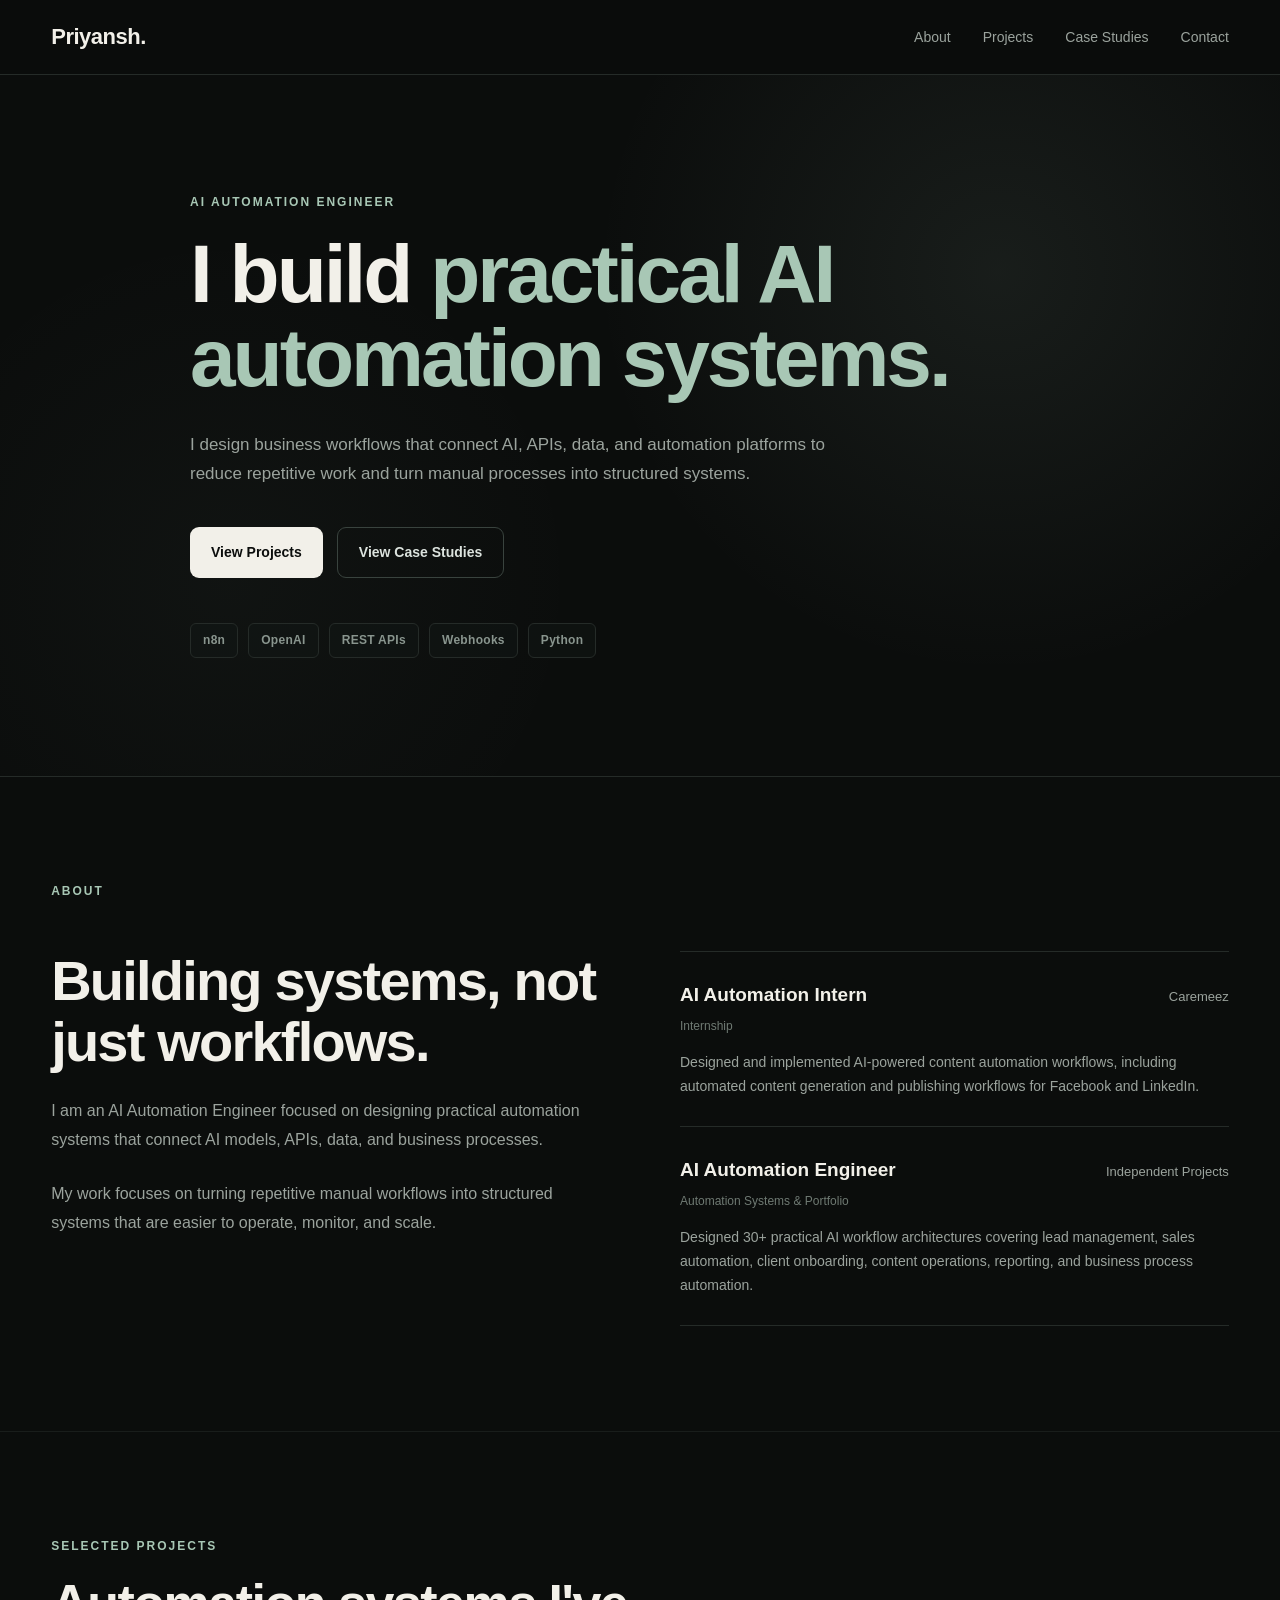
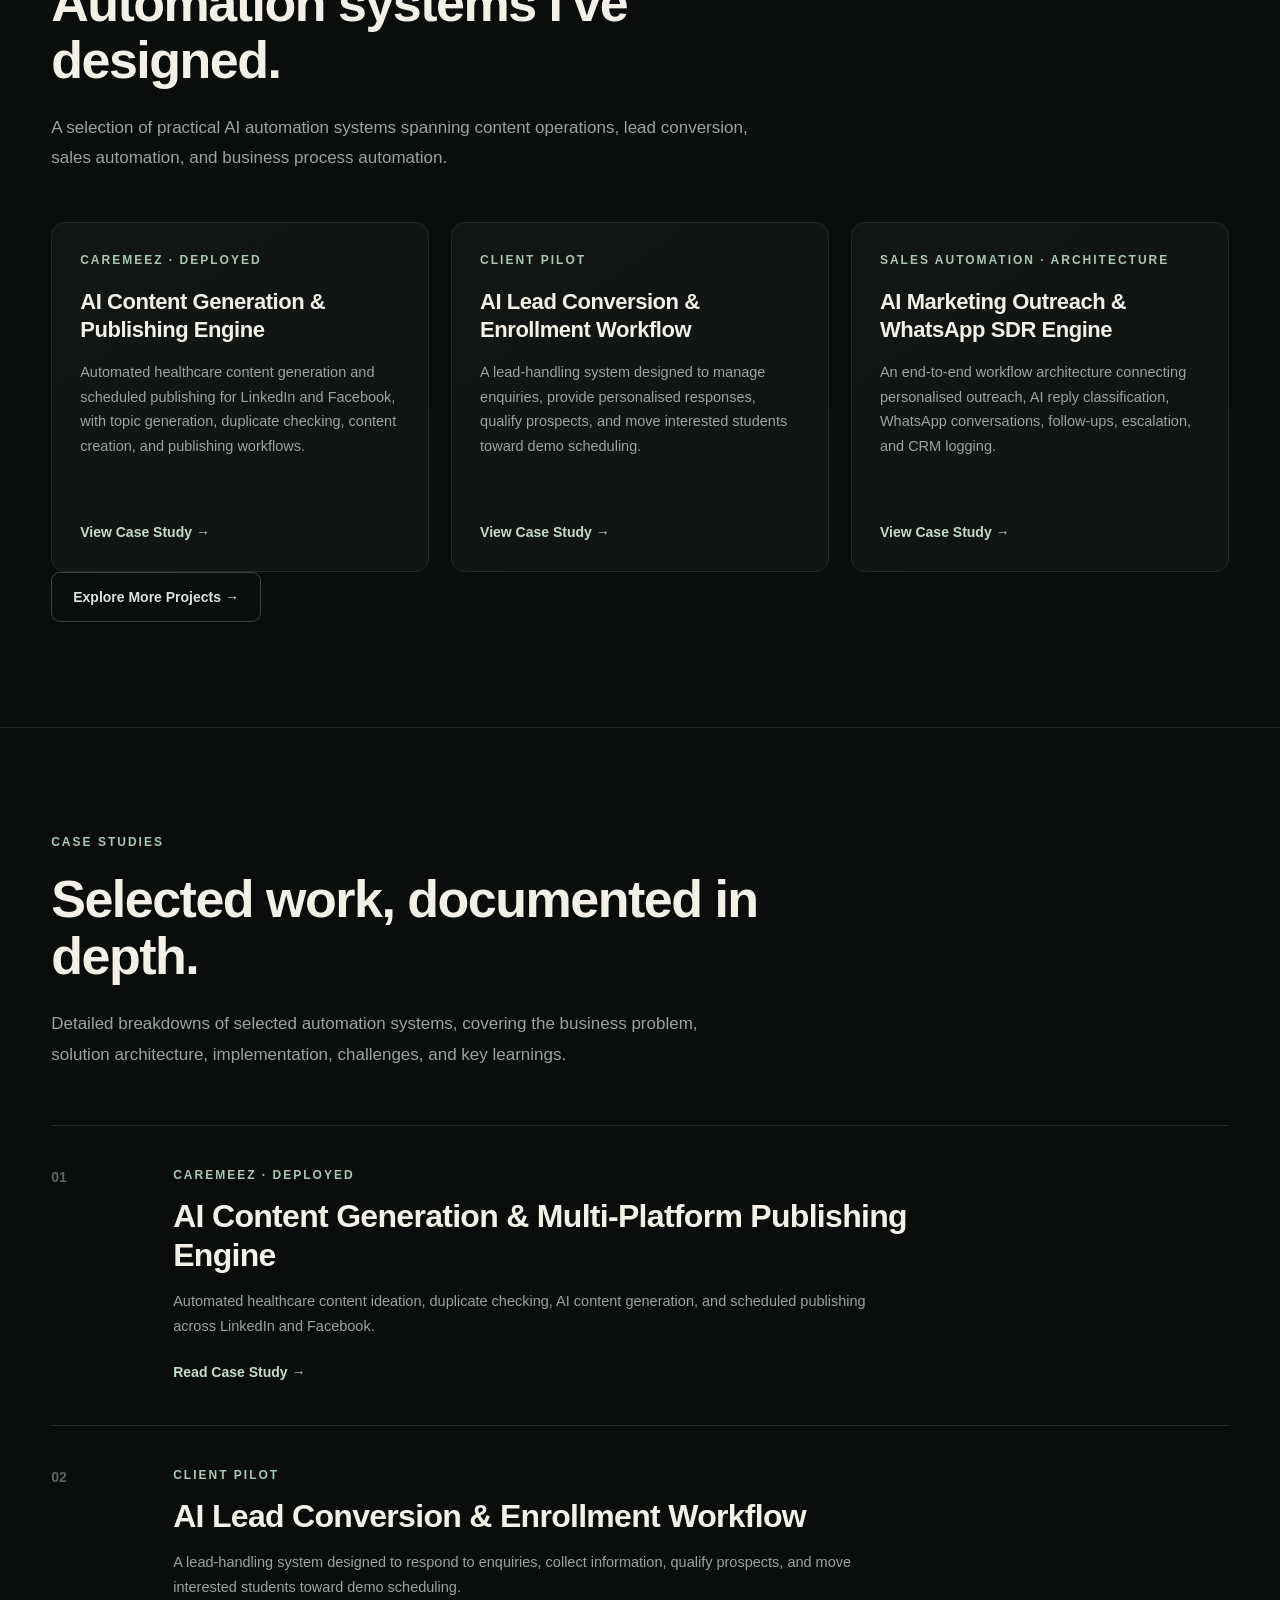
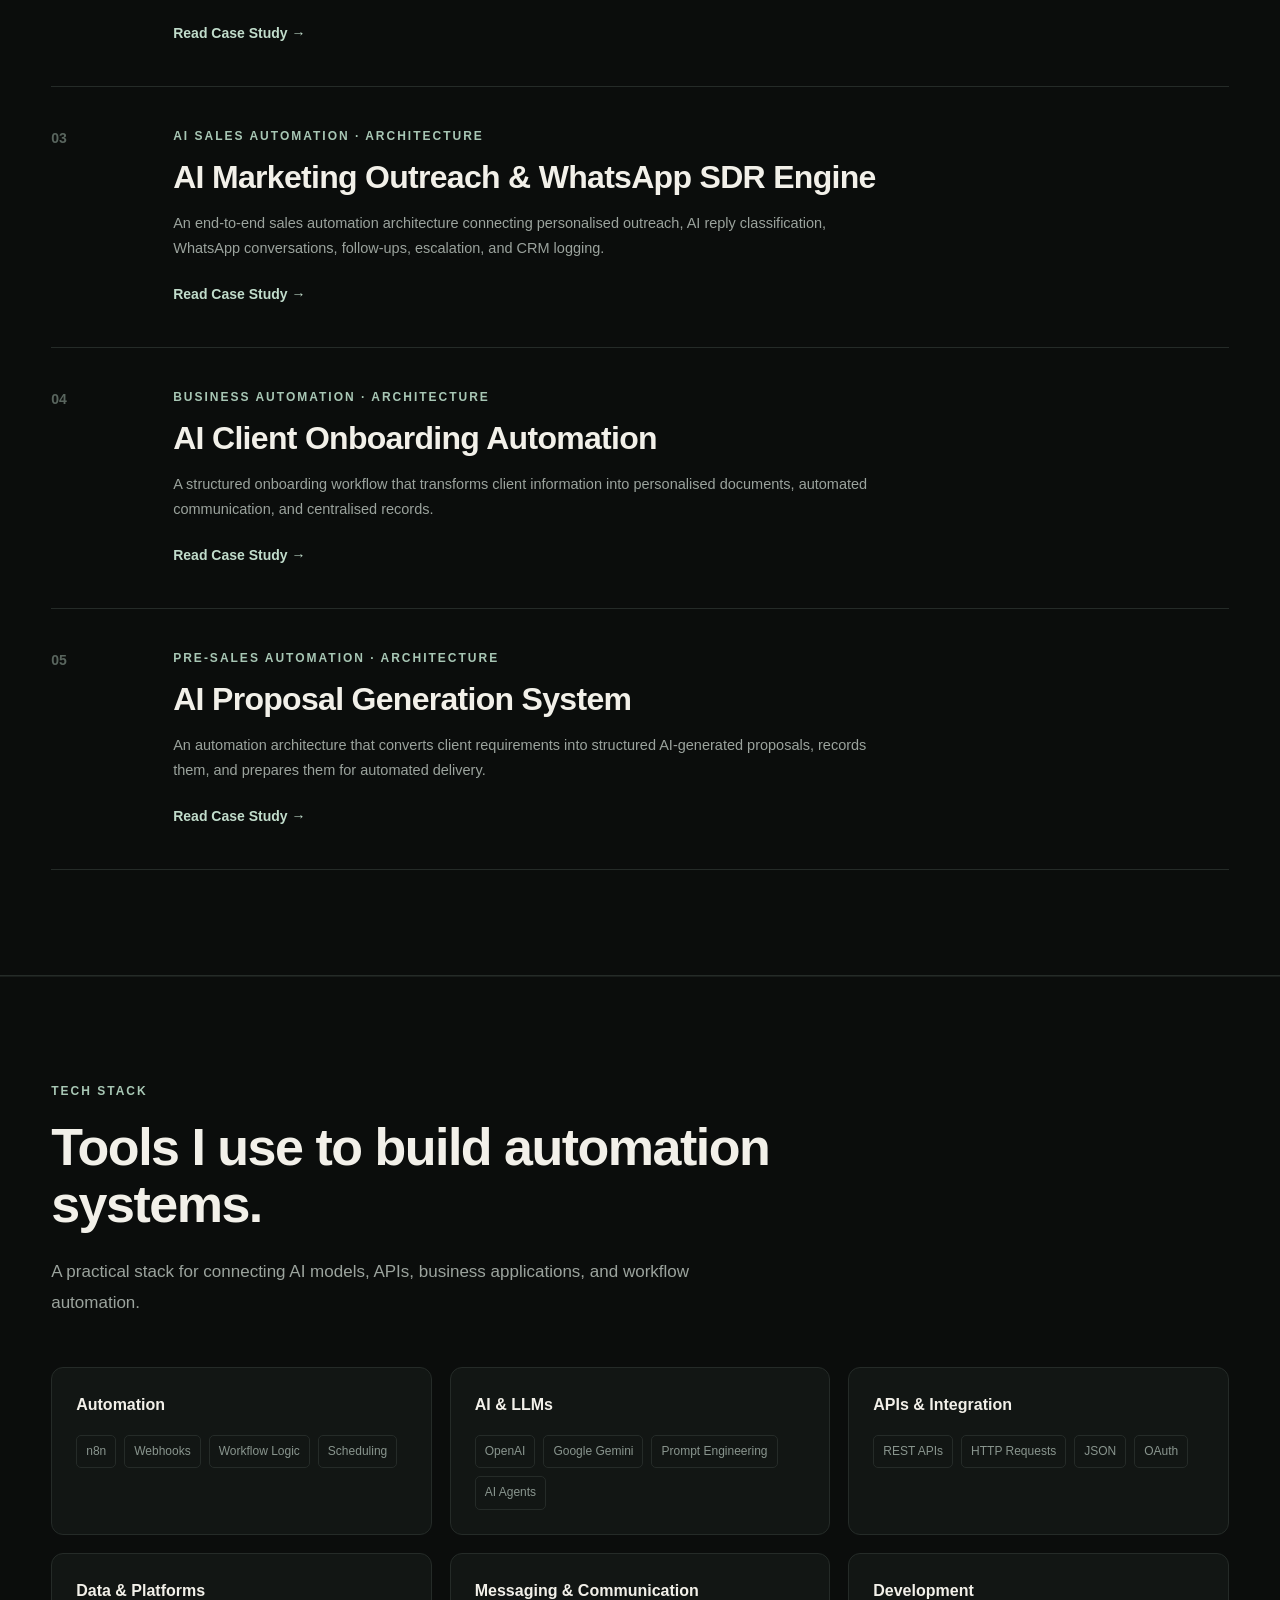
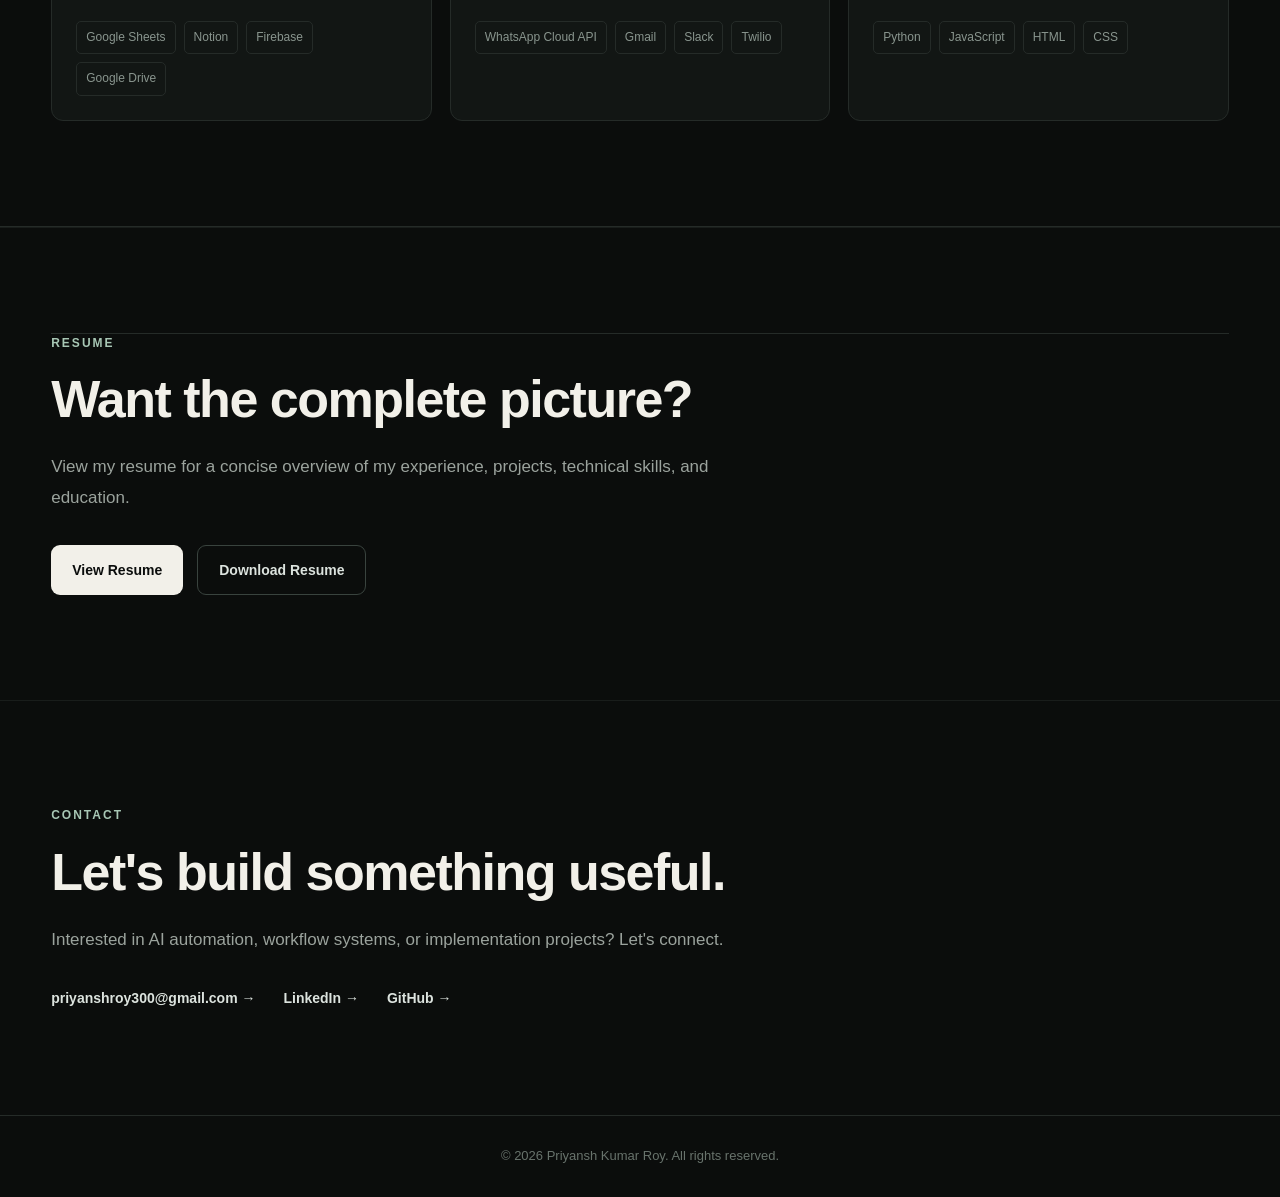
<file: index.html>
<!DOCTYPE html>
<html lang="en">

<head>

    <meta charset="UTF-8">

    <meta
        name="viewport"
        content="width=device-width, initial-scale=1.0"
    >

    <title>Priyansh Kumar Roy | AI Automation Engineer</title>

    <meta
        name="description"
        content="Priyansh Kumar Roy — AI Automation Engineer designing practical AI automation systems, business workflows, API integrations, and AI-powered process automation."
    >

    <meta
        name="author"
        content="Priyansh Kumar Roy"
    >

    <meta
        name="theme-color"
        content="#0d100e"
    >

    <!-- Open Graph / Social Sharing -->
    <meta
        property="og:title"
        content="Priyansh Kumar Roy | AI Automation Engineer"
    >

    <meta
        property="og:description"
        content="AI automation systems, workflow automation, API integrations, and practical business automation projects."
    >

    <meta
        property="og:type"
        content="website"
    >

    <link rel="icon" type="image/png" href="favicon.png">
    <link rel="stylesheet" href="style.css">

</head>


<body>


    <!-- Navigation -->
    <nav class="navbar">

        <div class="nav-container">

            <a href="index.html" class="logo">
                Priyansh.
            </a>

            <div class="nav-links">

                <a href="#about">
                    About
                </a>

                <a href="#projects">
                    Projects
                </a>

                <a href="#case-studies">
                    Case Studies
                </a>

                <a href="#contact">
                    Contact
                </a>

            </div>

        </div>

    </nav>



    <!-- Hero Section -->
    <section class="hero">

        <div class="hero-content">

            <p class="eyebrow">
                AI AUTOMATION ENGINEER
            </p>

            <h1>
                I build
                <span>practical AI automation systems.</span>
            </h1>

            <p class="hero-description">
                I design business workflows that connect AI, APIs,
                data, and automation platforms to reduce repetitive work
                and turn manual processes into structured systems.
            </p>


            <div class="hero-buttons">

                <a
                    href="#projects"
                    class="button primary-button"
                >
                    View Projects
                </a>

                <a
                    href="#case-studies"
                    class="button secondary-button"
                >
                    View Case Studies
                </a>

            </div>


            <div class="hero-stack">

                <span>n8n</span>
                <span>OpenAI</span>
                <span>REST APIs</span>
                <span>Webhooks</span>
                <span>Python</span>

            </div>

        </div>

    </section>



    <!-- About Section -->
    <section id="about" class="section">

        <div class="section-container">

            <p class="section-label">
                ABOUT
            </p>


            <div class="about-grid">

                <div class="about-intro">

                    <h2>
                        Building systems,
                        not just workflows.
                    </h2>

                    <p>
                        I am an AI Automation Engineer focused on designing
                        practical automation systems that connect AI models,
                        APIs, data, and business processes.
                    </p>

                    <p>
                        My work focuses on turning repetitive manual workflows
                        into structured systems that are easier to operate,
                        monitor, and scale.
                    </p>

                </div>


                <div class="experience">

                    <div class="experience-item">

                        <div class="experience-header">

                            <h3>
                                AI Automation Intern
                            </h3>

                            <span>
                                Caremeez
                            </span>

                        </div>

                        <p class="experience-period">
                            Internship
                        </p>

                        <p>
                            Designed and implemented AI-powered content
                            automation workflows, including automated content
                            generation and publishing workflows for Facebook
                            and LinkedIn.
                        </p>

                    </div>


                    <div class="experience-item">

                        <div class="experience-header">

                            <h3>
                                AI Automation Engineer
                            </h3>

                            <span>
                                Independent Projects
                            </span>

                        </div>

                        <p class="experience-period">
                            Automation Systems & Portfolio
                        </p>

                        <p>
                            Designed 30+ practical AI workflow architectures
                            covering lead management, sales automation,
                            client onboarding, content operations, reporting,
                            and business process automation.
                        </p>

                    </div>

                </div>

            </div>

        </div>

    </section>



    <!-- Projects Section -->
    <section id="projects" class="section">

        <div class="section-container">

            <p class="section-label">
                SELECTED PROJECTS
            </p>

            <h2>
                Automation systems I've designed.
            </h2>

            <p class="section-description">
                A selection of practical AI automation systems spanning
                content operations, lead conversion, sales automation,
                and business process automation.
            </p>


            <div class="projects-grid">


                <!-- Project 01 -->
                <div class="project-card">

                    <p class="project-category">
                        CAREMEEZ · DEPLOYED
                    </p>

                    <h3>
                        AI Content Generation & Publishing Engine
                    </h3>

                    <p>
                        Automated healthcare content generation and scheduled
                        publishing for LinkedIn and Facebook, with topic
                        generation, duplicate checking, content creation,
                        and publishing workflows.
                    </p>

                    <a href="case-studies/case-study-01.html">
                        View Case Study →
                    </a>

                </div>



                <!-- Project 02 -->
                <div class="project-card">

                    <p class="project-category">
                        CLIENT PILOT
                    </p>

                    <h3>
                        AI Lead Conversion & Enrollment Workflow
                    </h3>

                    <p>
                        A lead-handling system designed to manage enquiries,
                        provide personalised responses, qualify prospects,
                        and move interested students toward demo scheduling.
                    </p>

                    <a href="case-studies/case-study-02.html">
                        View Case Study →
                    </a>

                </div>



                <!-- Project 03 -->
                <div class="project-card">

                    <p class="project-category">
                        SALES AUTOMATION · ARCHITECTURE
                    </p>

                    <h3>
                        AI Marketing Outreach & WhatsApp SDR Engine
                    </h3>

                    <p>
                        An end-to-end workflow architecture connecting
                        personalised outreach, AI reply classification,
                        WhatsApp conversations, follow-ups, escalation,
                        and CRM logging.
                    </p>

                    <a href="case-studies/case-study-03.html">
                        View Case Study →
                    </a>

                </div>


            </div>



            <!-- More Projects -->
            <div class="more-projects">

                <a
                    href="projects.html"
                    class="button secondary-button"
                >
                    Explore More Projects →
                </a>

            </div>

        </div>

    </section>



    <!-- Case Studies Section -->
    <section id="case-studies" class="section">

        <div class="section-container">

            <p class="section-label">
                CASE STUDIES
            </p>

            <h2>
                Selected work, documented in depth.
            </h2>

            <p class="section-description">
                Detailed breakdowns of selected automation systems,
                covering the business problem, solution architecture,
                implementation, challenges, and key learnings.
            </p>


            <div class="case-studies-list">


                <!-- Case Study 01 -->
                <article class="case-study-card">

                    <div class="case-study-number">
                        01
                    </div>

                    <div class="case-study-content">

                        <p class="project-category">
                            CAREMEEZ · DEPLOYED
                        </p>

                        <h3>
                            AI Content Generation & Multi-Platform
                            Publishing Engine
                        </h3>

                        <p>
                            Automated healthcare content ideation,
                            duplicate checking, AI content generation,
                            and scheduled publishing across LinkedIn
                            and Facebook.
                        </p>

                        <a href="case-studies/case-study-01.html">
                            Read Case Study →
                        </a>

                    </div>

                </article>



                <!-- Case Study 02 -->
                <article class="case-study-card">

                    <div class="case-study-number">
                        02
                    </div>

                    <div class="case-study-content">

                        <p class="project-category">
                            CLIENT PILOT
                        </p>

                        <h3>
                            AI Lead Conversion & Enrollment Workflow
                        </h3>

                        <p>
                            A lead-handling system designed to respond
                            to enquiries, collect information, qualify
                            prospects, and move interested students
                            toward demo scheduling.
                        </p>

                        <a href="case-studies/case-study-02.html">
                            Read Case Study →
                        </a>

                    </div>

                </article>



                <!-- Case Study 03 -->
                <article class="case-study-card">

                    <div class="case-study-number">
                        03
                    </div>

                    <div class="case-study-content">

                        <p class="project-category">
                            AI SALES AUTOMATION · ARCHITECTURE
                        </p>

                        <h3>
                            AI Marketing Outreach & WhatsApp SDR Engine
                        </h3>

                        <p>
                            An end-to-end sales automation architecture
                            connecting personalised outreach, AI reply
                            classification, WhatsApp conversations,
                            follow-ups, escalation, and CRM logging.
                        </p>

                        <a href="case-studies/case-study-03.html">
                            Read Case Study →
                        </a>

                    </div>

                </article>



                <!-- Case Study 04 -->
                <article class="case-study-card">

                    <div class="case-study-number">
                        04
                    </div>

                    <div class="case-study-content">

                        <p class="project-category">
                            BUSINESS AUTOMATION · ARCHITECTURE
                        </p>

                        <h3>
                            AI Client Onboarding Automation
                        </h3>

                        <p>
                            A structured onboarding workflow that
                            transforms client information into
                            personalised documents, automated communication,
                            and centralised records.
                        </p>

                        <a href="case-studies/case-study-04.html">
                            Read Case Study →
                        </a>

                    </div>

                </article>



                <!-- Case Study 05 -->
                <article class="case-study-card">

                    <div class="case-study-number">
                        05
                    </div>

                    <div class="case-study-content">

                        <p class="project-category">
                            PRE-SALES AUTOMATION · ARCHITECTURE
                        </p>

                        <h3>
                            AI Proposal Generation System
                        </h3>

                        <p>
                            An automation architecture that converts
                            client requirements into structured AI-generated
                            proposals, records them, and prepares them
                            for automated delivery.
                        </p>

                        <a href="case-studies/case-study-05.html">
                            Read Case Study →
                        </a>

                    </div>

                </article>


            </div>

        </div>

    </section>



    <!-- Tech Stack Section -->
    <section id="stack" class="section">

        <div class="section-container">

            <p class="section-label">
                TECH STACK
            </p>

            <h2>
                Tools I use to build automation systems.
            </h2>

            <p class="section-description">
                A practical stack for connecting AI models, APIs,
                business applications, and workflow automation.
            </p>


            <div class="stack-grid">


                <div class="stack-card">

                    <h3>
                        Automation
                    </h3>

                    <div class="stack-items">

                        <span>n8n</span>
                        <span>Webhooks</span>
                        <span>Workflow Logic</span>
                        <span>Scheduling</span>

                    </div>

                </div>



                <div class="stack-card">

                    <h3>
                        AI & LLMs
                    </h3>

                    <div class="stack-items">

                        <span>OpenAI</span>
                        <span>Google Gemini</span>
                        <span>Prompt Engineering</span>
                        <span>AI Agents</span>

                    </div>

                </div>



                <div class="stack-card">

                    <h3>
                        APIs & Integration
                    </h3>

                    <div class="stack-items">

                        <span>REST APIs</span>
                        <span>HTTP Requests</span>
                        <span>JSON</span>
                        <span>OAuth</span>

                    </div>

                </div>



                <div class="stack-card">

                    <h3>
                        Data & Platforms
                    </h3>

                    <div class="stack-items">

                        <span>Google Sheets</span>
                        <span>Notion</span>
                        <span>Firebase</span>
                        <span>Google Drive</span>

                    </div>

                </div>



                <div class="stack-card">

                    <h3>
                        Messaging & Communication
                    </h3>

                    <div class="stack-items">

                        <span>WhatsApp Cloud API</span>
                        <span>Gmail</span>
                        <span>Slack</span>
                        <span>Twilio</span>

                    </div>

                </div>



                <div class="stack-card">

                    <h3>
                        Development
                    </h3>

                    <div class="stack-items">

                        <span>Python</span>
                        <span>JavaScript</span>
                        <span>HTML</span>
                        <span>CSS</span>

                    </div>

                </div>


            </div>

        </div>

    </section>



    <!-- Resume Section -->
    <section id="resume" class="section">

        <div class="section-container resume-section">

            <p class="section-label">
                RESUME
            </p>

            <h2>
                Want the complete picture?
            </h2>

            <p class="section-description">
                View my resume for a concise overview of my experience,
                projects, technical skills, and education.
            </p>


            <div class="resume-actions">

                <a
                    href="resume.pdf"
                    target="_blank"
                    class="button primary-button"
                >
                    View Resume
                </a>

                <a
                    href="resume.pdf"
                    download
                    class="button secondary-button"
                >
                    Download Resume
                </a>

            </div>

        </div>

    </section>



    <!-- Contact Section -->
    <section id="contact" class="section contact-section">

        <div class="section-container">

            <p class="section-label">
                CONTACT
            </p>

            <h2>
                Let's build something useful.
            </h2>

            <p class="section-description">
                Interested in AI automation, workflow systems,
                or implementation projects? Let's connect.
            </p>


            <div class="contact-links">

                <a href="mailto:priyanshroy300@gmail.com">
                    priyanshroy300@gmail.com →
                </a>

                <a
                    href="https://www.linkedin.com/in/priyanshroy/"
                    target="_blank"
                    rel="noopener noreferrer"
                >
                    LinkedIn →
                </a>

                <a
                 href="https://github.com/priyansh-roy"
                target="_blank"
                 rel="noopener noreferrer"
>
                GitHub →
             </a>

            </div>

        </div>

    </section>



    <!-- Footer -->
    <footer>

        <p>
            © 2026 Priyansh Kumar Roy. All rights reserved.
        </p>

    </footer>


</body>

</html>
</file>
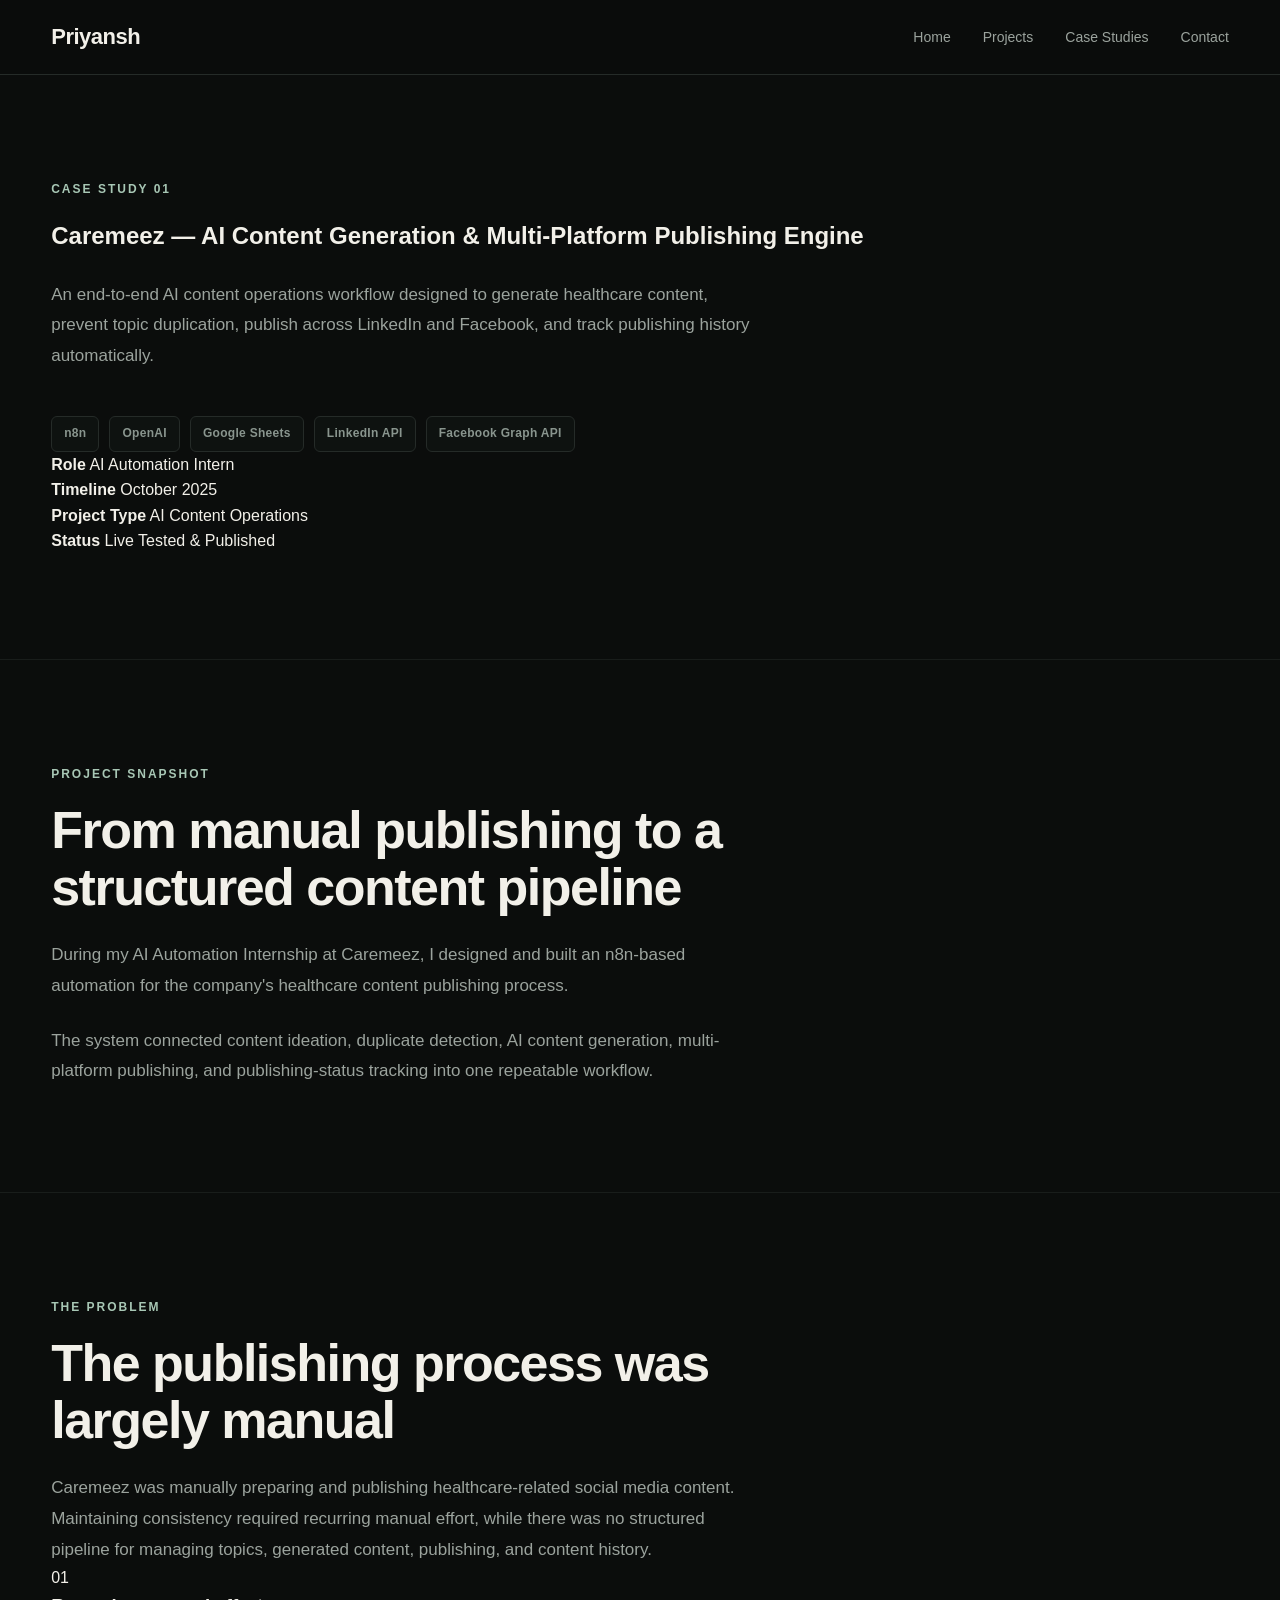
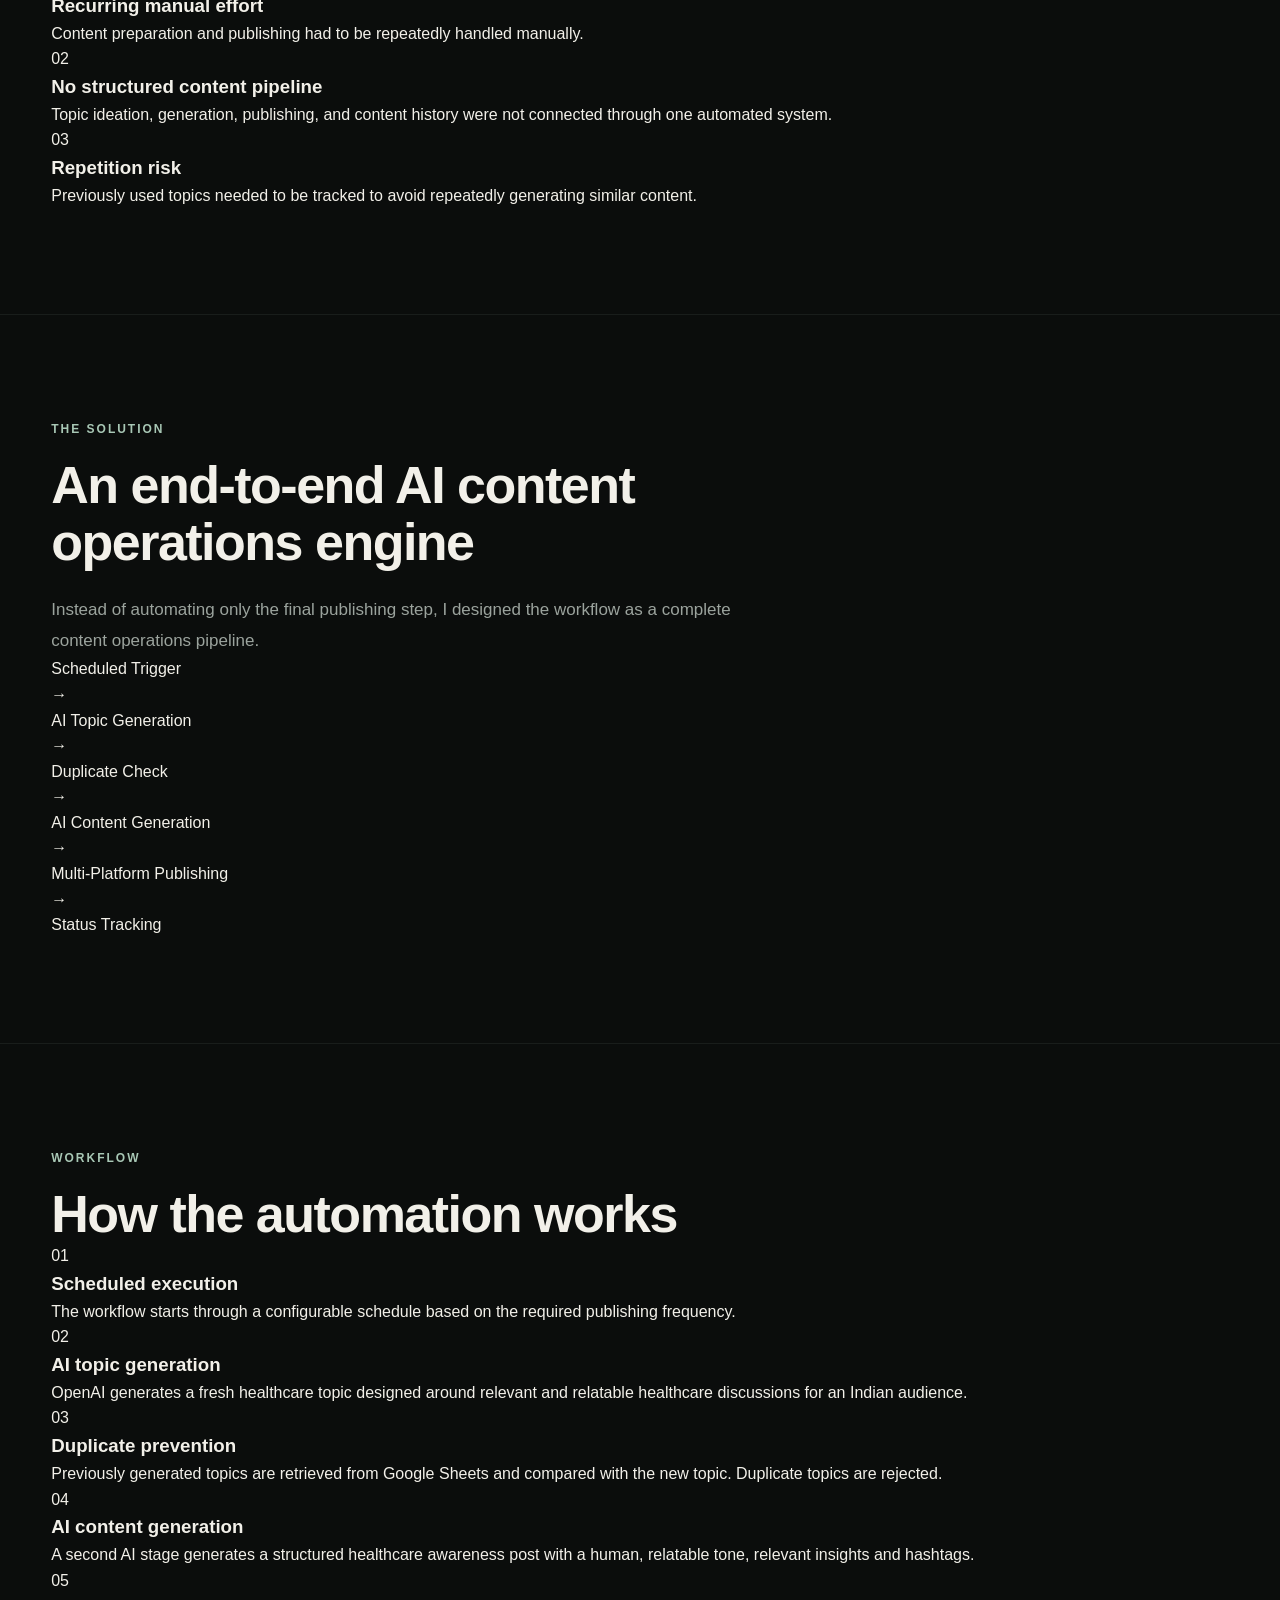
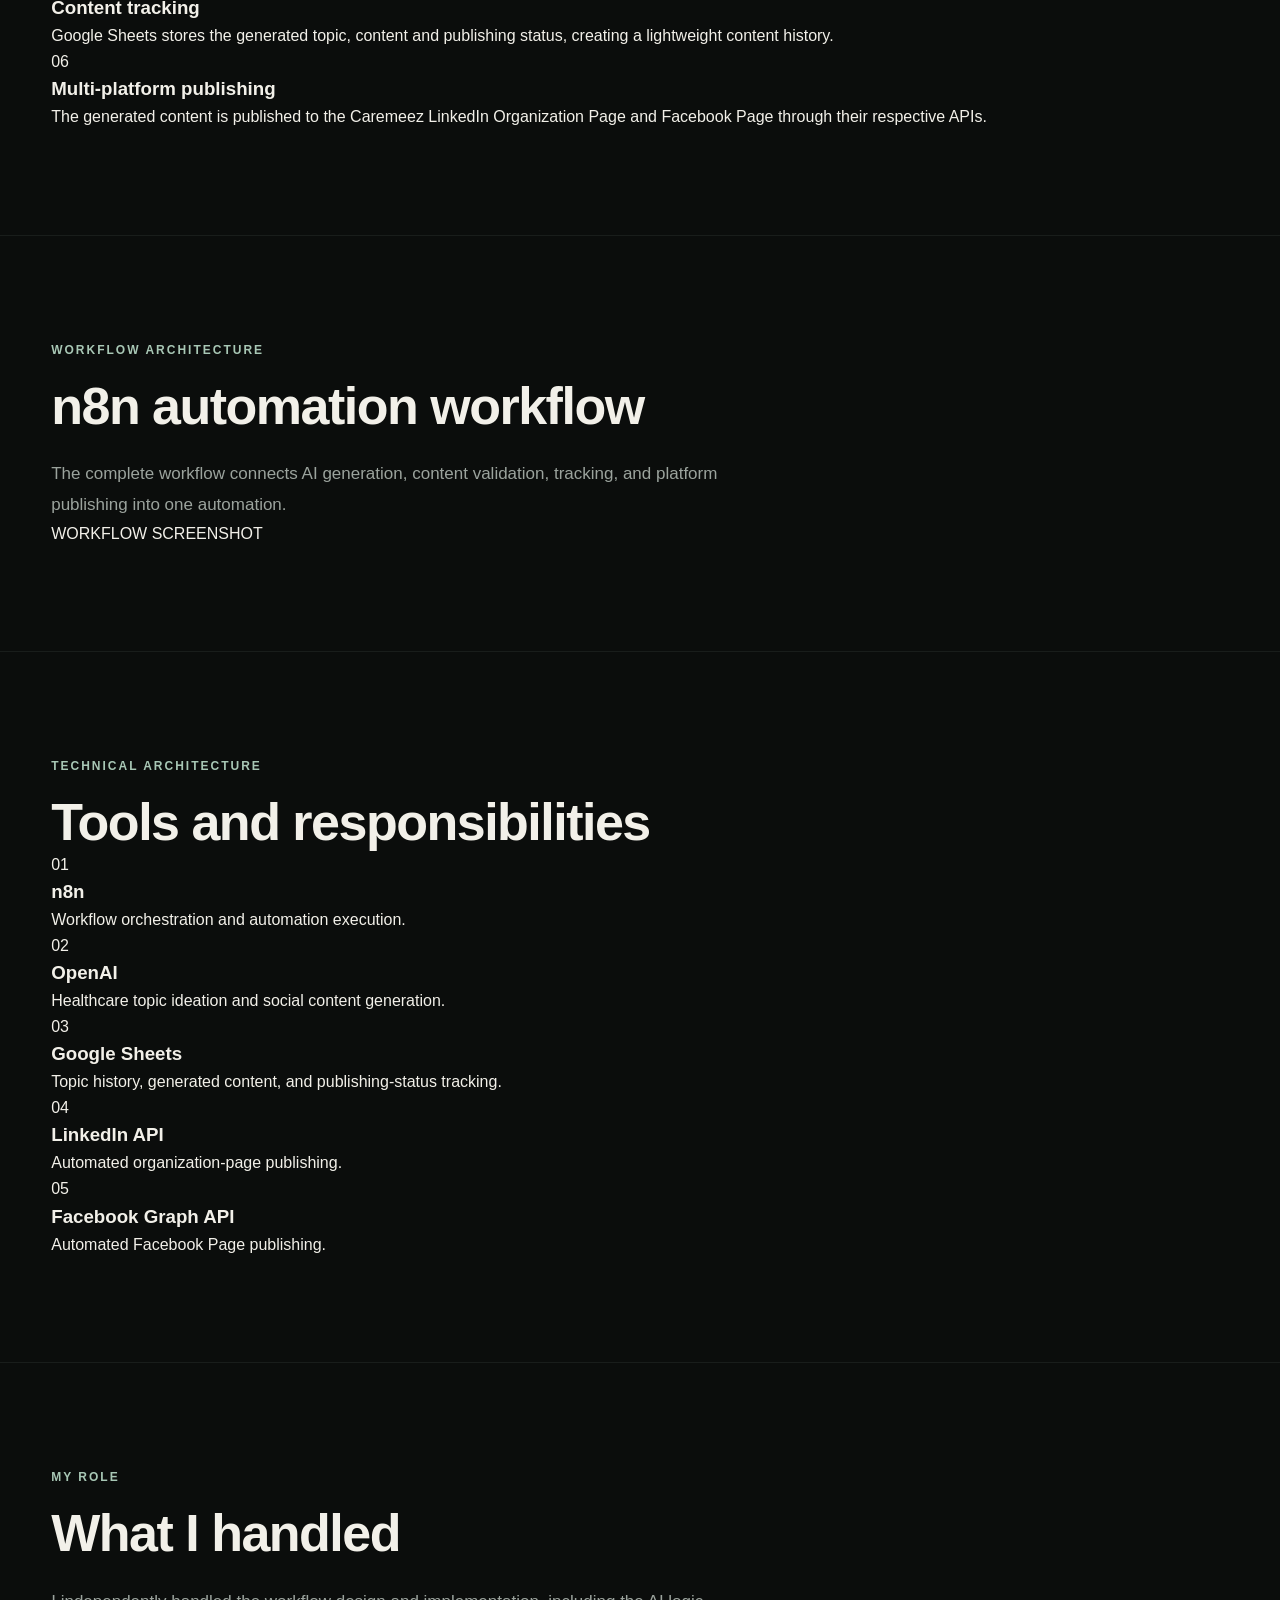
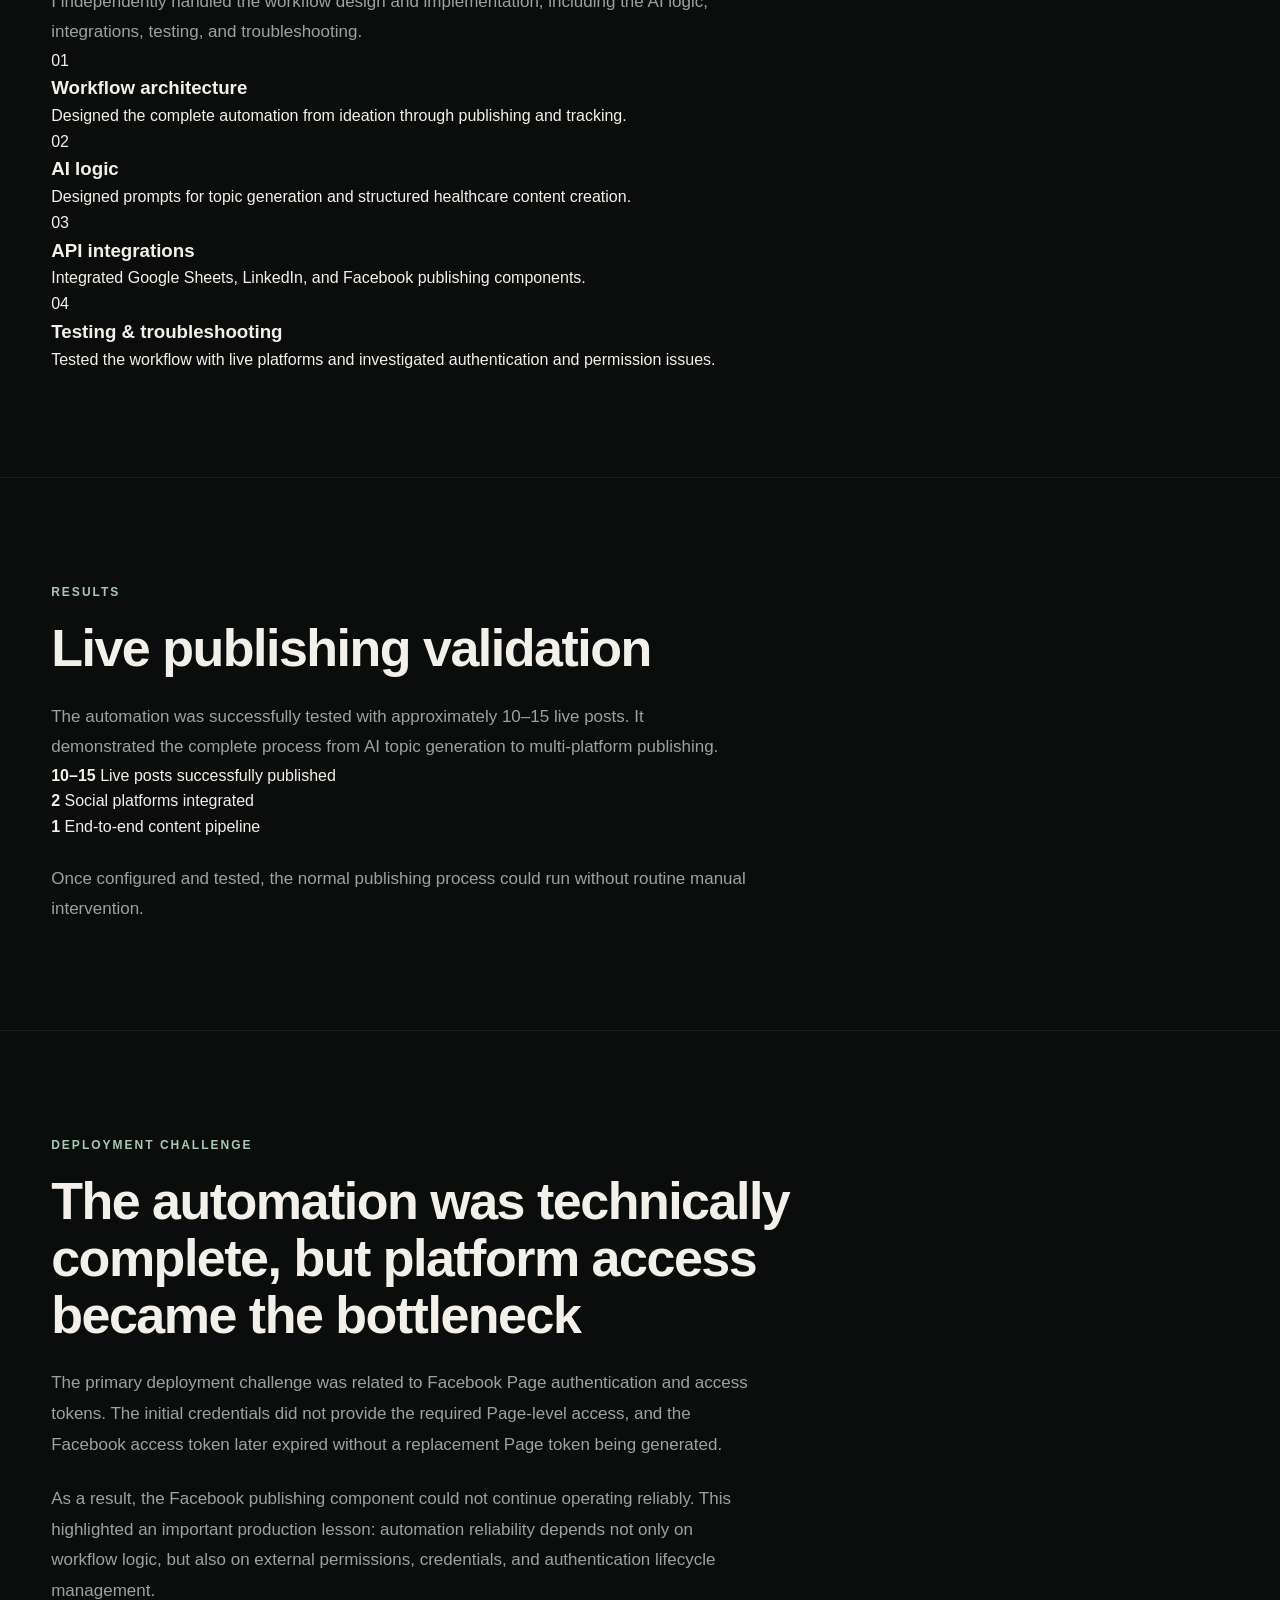
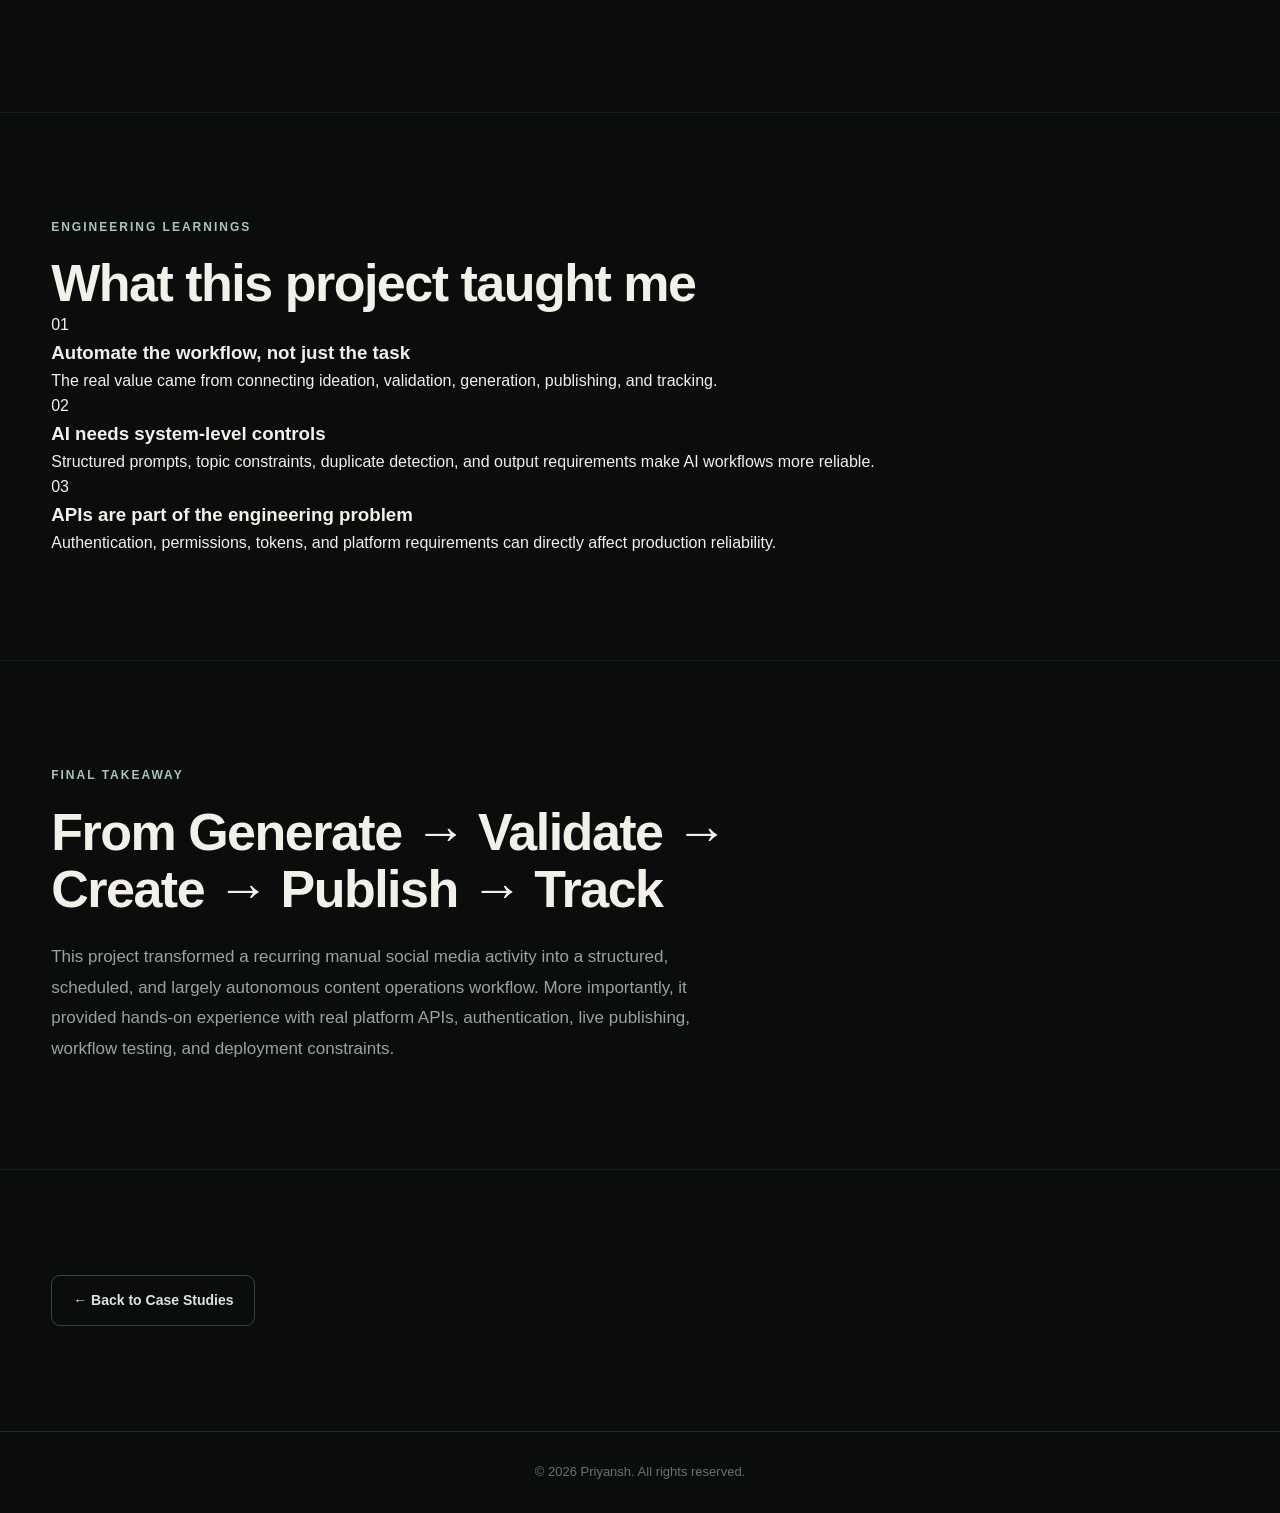
<file: case-study-01.html>
<!DOCTYPE html>
<html lang="en">

<head>
    <meta charset="UTF-8">

    <meta
        name="viewport"
        content="width=device-width, initial-scale=1.0"
    >

    <title>Case Study 01 | Caremeez AI Content Automation</title>

    <link rel="stylesheet" href="../style.css">
</head>


<body>


    <!-- =========================
         NAVIGATION
    ========================== -->

    <nav class="navbar">

        <div class="nav-container">

            <a href="../index.html" class="logo">
                Priyansh
            </a>

            <div class="nav-links">

                <a href="../index.html">
                    Home
                </a>

                <a href="../index.html#projects">
                    Projects
                </a>

                <a href="../index.html#case-studies">
                    Case Studies
                </a>

                <a href="../index.html#contact">
                    Contact
                </a>

            </div>

        </div>

    </nav>



    <!-- =========================
         HERO
    ========================== -->

    <main>

        <section class="case-study-hero section">

            <div class="section-container">

                <p class="section-label">
                    CASE STUDY 01
                </p>

                <h1>
                    Caremeez — AI Content Generation
                    & Multi-Platform Publishing Engine
                </h1>

                <p class="section-description">
                    An end-to-end AI content operations workflow
                    designed to generate healthcare content,
                    prevent topic duplication, publish across
                    LinkedIn and Facebook, and track publishing
                    history automatically.
                </p>


                <div class="hero-stack">

                    <span>n8n</span>
                    <span>OpenAI</span>
                    <span>Google Sheets</span>
                    <span>LinkedIn API</span>
                    <span>Facebook Graph API</span>

                </div>


                <div class="case-meta">

                    <div>
                        <strong>Role</strong>
                        <span>AI Automation Intern</span>
                    </div>

                    <div>
                        <strong>Timeline</strong>
                        <span>October 2025</span>
                    </div>

                    <div>
                        <strong>Project Type</strong>
                        <span>AI Content Operations</span>
                    </div>

                    <div>
                        <strong>Status</strong>
                        <span>
                            Live Tested & Published
                        </span>
                    </div>

                </div>

            </div>

        </section>



        <!-- =========================
             PROJECT SNAPSHOT
        ========================== -->

        <section class="section">

            <div class="section-container">

                <p class="section-label">
                    PROJECT SNAPSHOT
                </p>

                <h2>
                    From manual publishing to a
                    structured content pipeline
                </h2>

                <p class="section-description">
                    During my AI Automation Internship at Caremeez,
                    I designed and built an n8n-based automation
                    for the company's healthcare content publishing
                    process.
                </p>

                <p class="section-description">
                    The system connected content ideation,
                    duplicate detection, AI content generation,
                    multi-platform publishing, and publishing-status
                    tracking into one repeatable workflow.
                </p>

            </div>

        </section>



        <!-- =========================
             BUSINESS PROBLEM
        ========================== -->

        <section class="section">

            <div class="section-container">

                <p class="section-label">
                    THE PROBLEM
                </p>

                <h2>
                    The publishing process was largely manual
                </h2>

                <p class="section-description">
                    Caremeez was manually preparing and publishing
                    healthcare-related social media content.
                    Maintaining consistency required recurring
                    manual effort, while there was no structured
                    pipeline for managing topics, generated
                    content, publishing, and content history.
                </p>


                <div class="case-study-points">

                    <div class="case-point">

                        <span>01</span>

                        <div>

                            <h3>
                                Recurring manual effort
                            </h3>

                            <p>
                                Content preparation and publishing
                                had to be repeatedly handled manually.
                            </p>

                        </div>

                    </div>


                    <div class="case-point">

                        <span>02</span>

                        <div>

                            <h3>
                                No structured content pipeline
                            </h3>

                            <p>
                                Topic ideation, generation, publishing,
                                and content history were not connected
                                through one automated system.
                            </p>

                        </div>

                    </div>


                    <div class="case-point">

                        <span>03</span>

                        <div>

                            <h3>
                                Repetition risk
                            </h3>

                            <p>
                                Previously used topics needed to be
                                tracked to avoid repeatedly generating
                                similar content.
                            </p>

                        </div>

                    </div>

                </div>

            </div>

        </section>



        <!-- =========================
             SOLUTION
        ========================== -->

        <section class="section">

            <div class="section-container">

                <p class="section-label">
                    THE SOLUTION
                </p>

                <h2>
                    An end-to-end AI content operations engine
                </h2>

                <p class="section-description">
                    Instead of automating only the final publishing
                    step, I designed the workflow as a complete
                    content operations pipeline.
                </p>


                <div class="workflow-flow">

                    <div>
                        Scheduled Trigger
                    </div>

                    <span>→</span>

                    <div>
                        AI Topic Generation
                    </div>

                    <span>→</span>

                    <div>
                        Duplicate Check
                    </div>

                    <span>→</span>

                    <div>
                        AI Content Generation
                    </div>

                    <span>→</span>

                    <div>
                        Multi-Platform Publishing
                    </div>

                    <span>→</span>

                    <div>
                        Status Tracking
                    </div>

                </div>

            </div>

        </section>



        <!-- =========================
             WORKFLOW
        ========================== -->

        <section class="section">

            <div class="section-container">

                <p class="section-label">
                    WORKFLOW
                </p>

                <h2>
                    How the automation works
                </h2>

                <div class="case-study-points">

                    <div class="case-point">

                        <span>01</span>

                        <div>

                            <h3>
                                Scheduled execution
                            </h3>

                            <p>
                                The workflow starts through a
                                configurable schedule based on
                                the required publishing frequency.
                            </p>

                        </div>

                    </div>


                    <div class="case-point">

                        <span>02</span>

                        <div>

                            <h3>
                                AI topic generation
                            </h3>

                            <p>
                                OpenAI generates a fresh healthcare
                                topic designed around relevant and
                                relatable healthcare discussions
                                for an Indian audience.
                            </p>

                        </div>

                    </div>


                    <div class="case-point">

                        <span>03</span>

                        <div>

                            <h3>
                                Duplicate prevention
                            </h3>

                            <p>
                                Previously generated topics are
                                retrieved from Google Sheets and
                                compared with the new topic.
                                Duplicate topics are rejected.
                            </p>

                        </div>

                    </div>


                    <div class="case-point">

                        <span>04</span>

                        <div>

                            <h3>
                                AI content generation
                            </h3>

                            <p>
                                A second AI stage generates a
                                structured healthcare awareness
                                post with a human, relatable tone,
                                relevant insights and hashtags.
                            </p>

                        </div>

                    </div>


                    <div class="case-point">

                        <span>05</span>

                        <div>

                            <h3>
                                Content tracking
                            </h3>

                            <p>
                                Google Sheets stores the generated
                                topic, content and publishing status,
                                creating a lightweight content history.
                            </p>

                        </div>

                    </div>


                    <div class="case-point">

                        <span>06</span>

                        <div>

                            <h3>
                                Multi-platform publishing
                            </h3>

                            <p>
                                The generated content is published
                                to the Caremeez LinkedIn Organization
                                Page and Facebook Page through their
                                respective APIs.
                            </p>

                        </div>

                    </div>

                </div>

            </div>

        </section>



        <!-- =========================
             WORKFLOW SCREENSHOT
        ========================== -->

        <section class="section">

            <div class="section-container">

                <p class="section-label">
                    WORKFLOW ARCHITECTURE
                </p>

                <h2>
                    n8n automation workflow
                </h2>

                <p class="section-description">
                    The complete workflow connects AI generation,
                    content validation, tracking, and platform
                    publishing into one automation.
                </p>


                <div class="case-study-image">

                    <div class="image-placeholder">
                        WORKFLOW SCREENSHOT
                    </div>

                </div>

            </div>

        </section>



        <!-- =========================
             TECHNICAL ARCHITECTURE
        ========================== -->

        <section class="section">

            <div class="section-container">

                <p class="section-label">
                    TECHNICAL ARCHITECTURE
                </p>

                <h2>
                    Tools and responsibilities
                </h2>


                <div class="case-study-points">

                    <div class="case-point">

                        <span>01</span>

                        <div>

                            <h3>
                                n8n
                            </h3>

                            <p>
                                Workflow orchestration and
                                automation execution.
                            </p>

                        </div>

                    </div>


                    <div class="case-point">

                        <span>02</span>

                        <div>

                            <h3>
                                OpenAI
                            </h3>

                            <p>
                                Healthcare topic ideation and
                                social content generation.
                            </p>

                        </div>

                    </div>


                    <div class="case-point">

                        <span>03</span>

                        <div>

                            <h3>
                                Google Sheets
                            </h3>

                            <p>
                                Topic history, generated content,
                                and publishing-status tracking.
                            </p>

                        </div>

                    </div>


                    <div class="case-point">

                        <span>04</span>

                        <div>

                            <h3>
                                LinkedIn API
                            </h3>

                            <p>
                                Automated organization-page
                                publishing.
                            </p>

                        </div>

                    </div>


                    <div class="case-point">

                        <span>05</span>

                        <div>

                            <h3>
                                Facebook Graph API
                            </h3>

                            <p>
                                Automated Facebook Page publishing.
                            </p>

                        </div>

                    </div>

                </div>

            </div>

        </section>



        <!-- =========================
             MY ROLE
        ========================== -->

        <section class="section">

            <div class="section-container">

                <p class="section-label">
                    MY ROLE
                </p>

                <h2>
                    What I handled
                </h2>

                <p class="section-description">
                    I independently handled the workflow design
                    and implementation, including the AI logic,
                    integrations, testing, and troubleshooting.
                </p>


                <div class="case-study-points">

                    <div class="case-point">

                        <span>01</span>

                        <div>

                            <h3>
                                Workflow architecture
                            </h3>

                            <p>
                                Designed the complete automation from
                                ideation through publishing and tracking.
                            </p>

                        </div>

                    </div>


                    <div class="case-point">

                        <span>02</span>

                        <div>

                            <h3>
                                AI logic
                            </h3>

                            <p>
                                Designed prompts for topic generation
                                and structured healthcare content creation.
                            </p>

                        </div>

                    </div>


                    <div class="case-point">

                        <span>03</span>

                        <div>

                            <h3>
                                API integrations
                            </h3>

                            <p>
                                Integrated Google Sheets, LinkedIn,
                                and Facebook publishing components.
                            </p>

                        </div>

                    </div>


                    <div class="case-point">

                        <span>04</span>

                        <div>

                            <h3>
                                Testing & troubleshooting
                            </h3>

                            <p>
                                Tested the workflow with live platforms
                                and investigated authentication and
                                permission issues.
                            </p>

                        </div>

                    </div>

                </div>

            </div>

        </section>



        <!-- =========================
             RESULTS
        ========================== -->

        <section class="section">

            <div class="section-container">

                <p class="section-label">
                    RESULTS
                </p>

                <h2>
                    Live publishing validation
                </h2>

                <p class="section-description">
                    The automation was successfully tested with
                    approximately 10–15 live posts. It demonstrated
                    the complete process from AI topic generation
                    to multi-platform publishing.
                </p>


                <div class="results-grid">

                    <div class="result-card">

                        <strong>
                            10–15
                        </strong>

                        <span>
                            Live posts successfully published
                        </span>

                    </div>


                    <div class="result-card">

                        <strong>
                            2
                        </strong>

                        <span>
                            Social platforms integrated
                        </span>

                    </div>


                    <div class="result-card">

                        <strong>
                            1
                        </strong>

                        <span>
                            End-to-end content pipeline
                        </span>

                    </div>

                </div>


                <p class="section-description">
                    Once configured and tested, the normal publishing
                    process could run without routine manual intervention.
                </p>

            </div>

        </section>



        <!-- =========================
             DEPLOYMENT CHALLENGE
        ========================== -->

        <section class="section">

            <div class="section-container">

                <p class="section-label">
                    DEPLOYMENT CHALLENGE
                </p>

                <h2>
                    The automation was technically complete,
                    but platform access became the bottleneck
                </h2>

                <p class="section-description">
                    The primary deployment challenge was related
                    to Facebook Page authentication and access tokens.
                    The initial credentials did not provide the required
                    Page-level access, and the Facebook access token later
                    expired without a replacement Page token being generated.
                </p>

                <p class="section-description">
                    As a result, the Facebook publishing component could
                    not continue operating reliably. This highlighted an
                    important production lesson: automation reliability
                    depends not only on workflow logic, but also on
                    external permissions, credentials, and authentication
                    lifecycle management.
                </p>

            </div>

        </section>



        <!-- =========================
             LEARNINGS
        ========================== -->

        <section class="section">

            <div class="section-container">

                <p class="section-label">
                    ENGINEERING LEARNINGS
                </p>

                <h2>
                    What this project taught me
                </h2>


                <div class="case-study-points">

                    <div class="case-point">

                        <span>01</span>

                        <div>

                            <h3>
                                Automate the workflow, not just the task
                            </h3>

                            <p>
                                The real value came from connecting
                                ideation, validation, generation,
                                publishing, and tracking.
                            </p>

                        </div>

                    </div>


                    <div class="case-point">

                        <span>02</span>

                        <div>

                            <h3>
                                AI needs system-level controls
                            </h3>

                            <p>
                                Structured prompts, topic constraints,
                                duplicate detection, and output
                                requirements make AI workflows more reliable.
                            </p>

                        </div>

                    </div>


                    <div class="case-point">

                        <span>03</span>

                        <div>

                            <h3>
                                APIs are part of the engineering problem
                            </h3>

                            <p>
                                Authentication, permissions, tokens,
                                and platform requirements can directly
                                affect production reliability.
                            </p>

                        </div>

                    </div>

                </div>

            </div>

        </section>



        <!-- =========================
             FINAL TAKEAWAY
        ========================== -->

        <section class="section">

            <div class="section-container">

                <p class="section-label">
                    FINAL TAKEAWAY
                </p>

                <h2>
                    From Generate → Validate → Create
                    → Publish → Track
                </h2>

                <p class="section-description">
                    This project transformed a recurring manual social
                    media activity into a structured, scheduled, and
                    largely autonomous content operations workflow.
                    More importantly, it provided hands-on experience
                    with real platform APIs, authentication,
                    live publishing, workflow testing, and deployment
                    constraints.
                </p>

            </div>

        </section>



        <!-- =========================
             BACK TO PORTFOLIO
        ========================== -->

        <section class="section">

            <div class="section-container">

                <a
                    href="../index.html#case-studies"
                    class="button secondary-button"
                >
                    ← Back to Case Studies
                </a>

            </div>

        </section>


    </main>



    <!-- =========================
         FOOTER
    ========================== -->

    <footer>

        © 2026 Priyansh. All rights reserved.

    </footer>


</body>

</html>
</file>
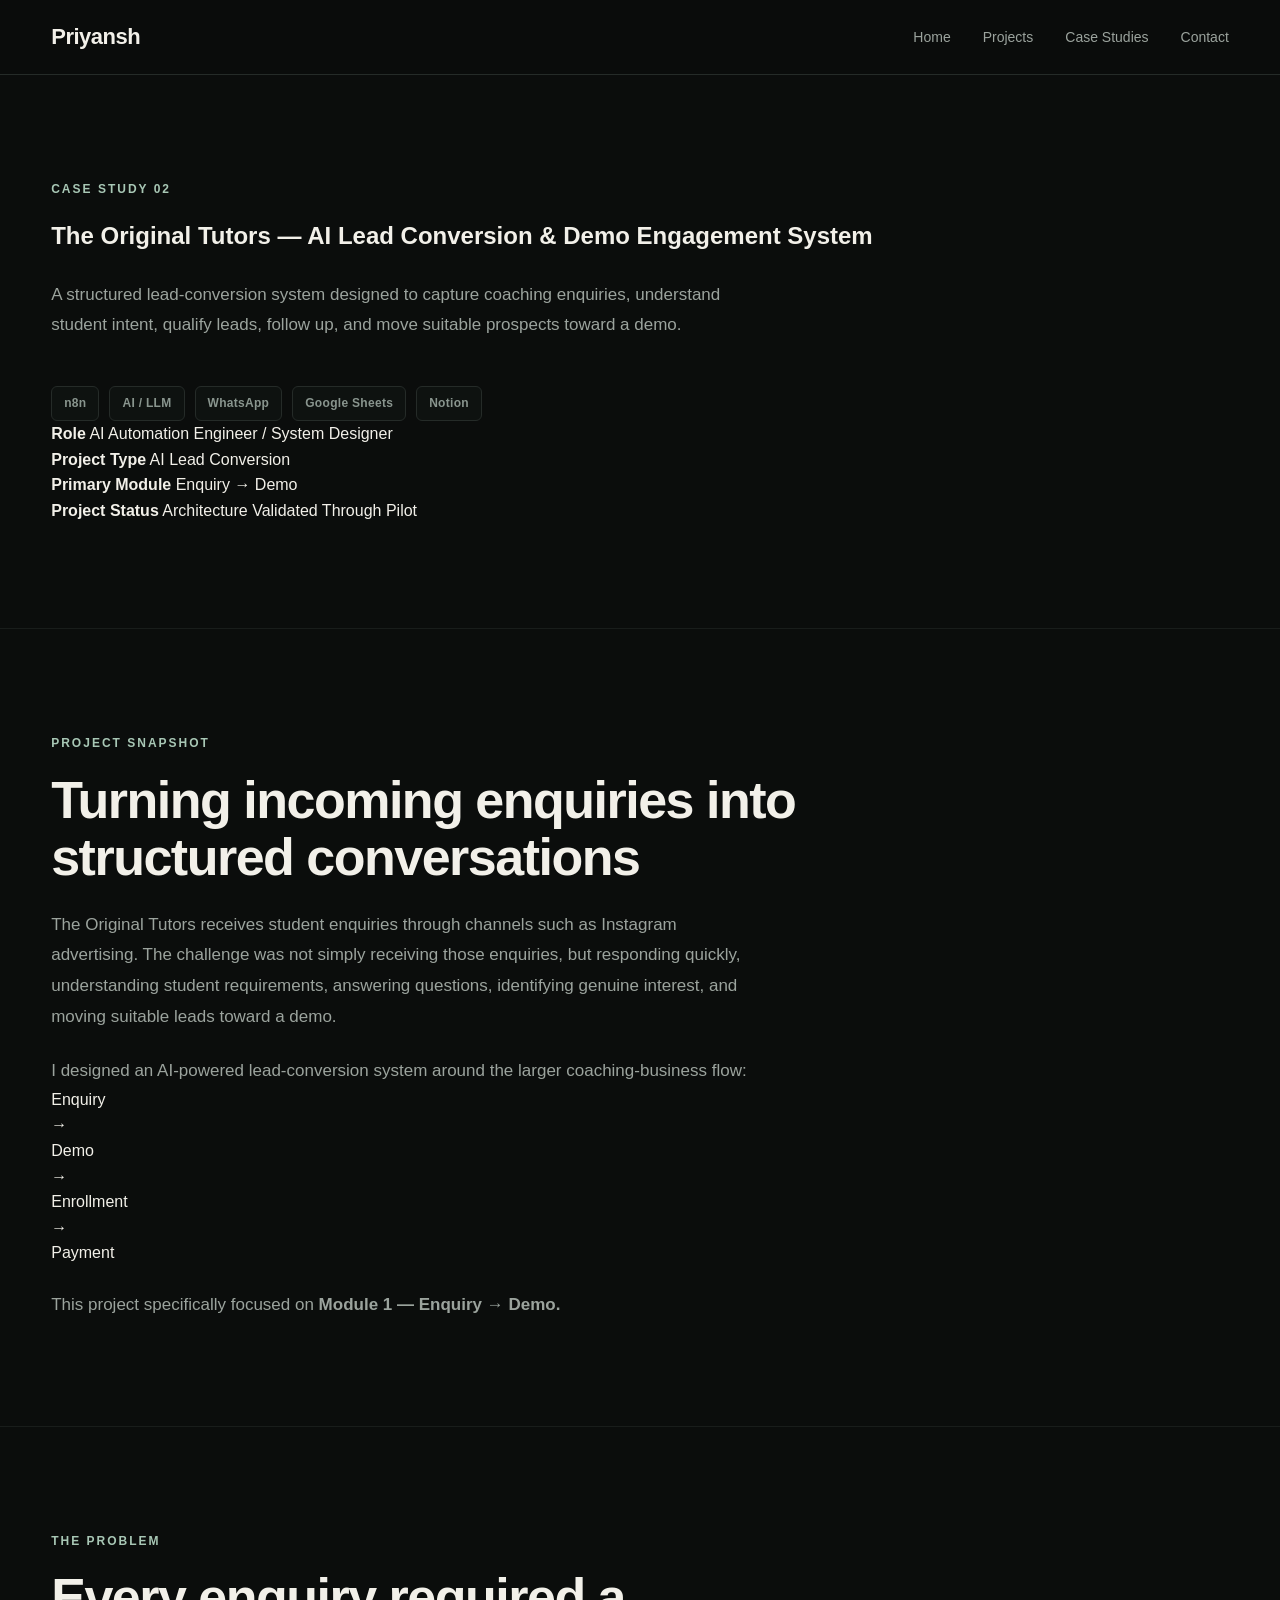
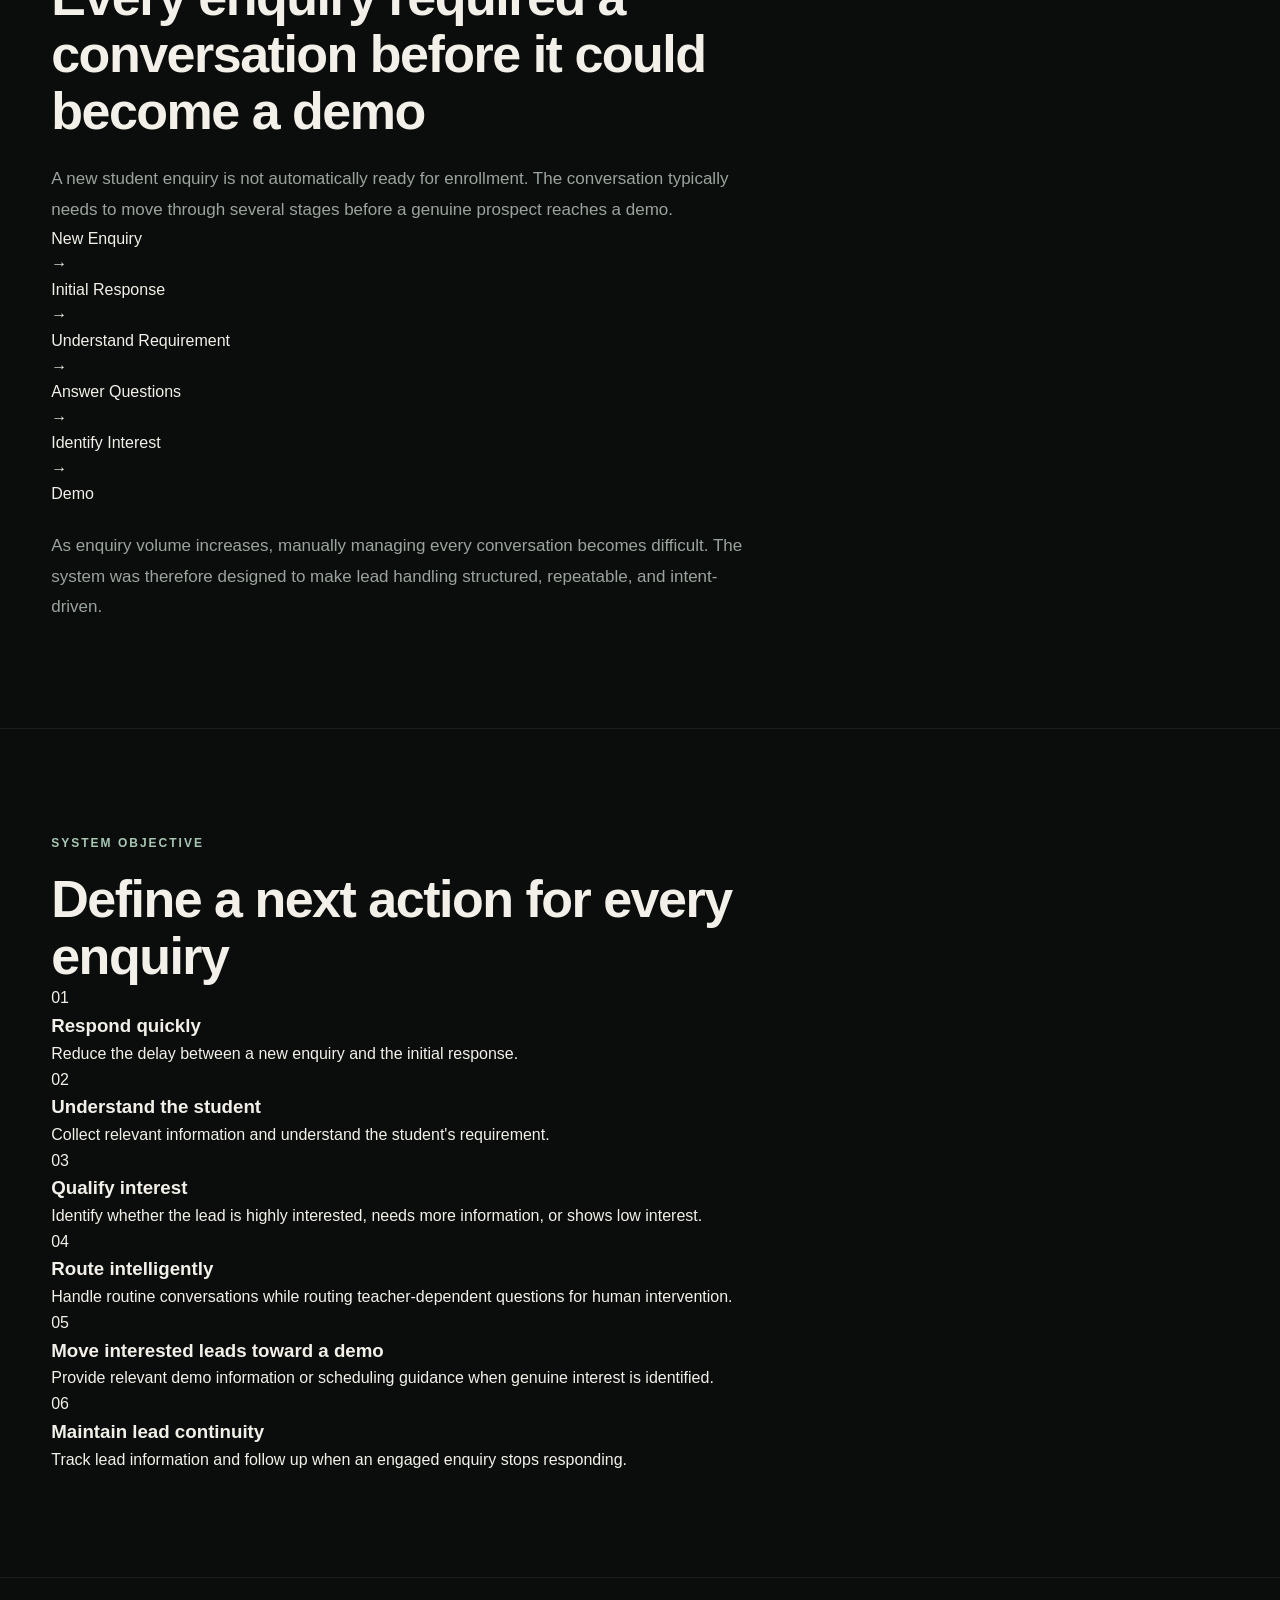
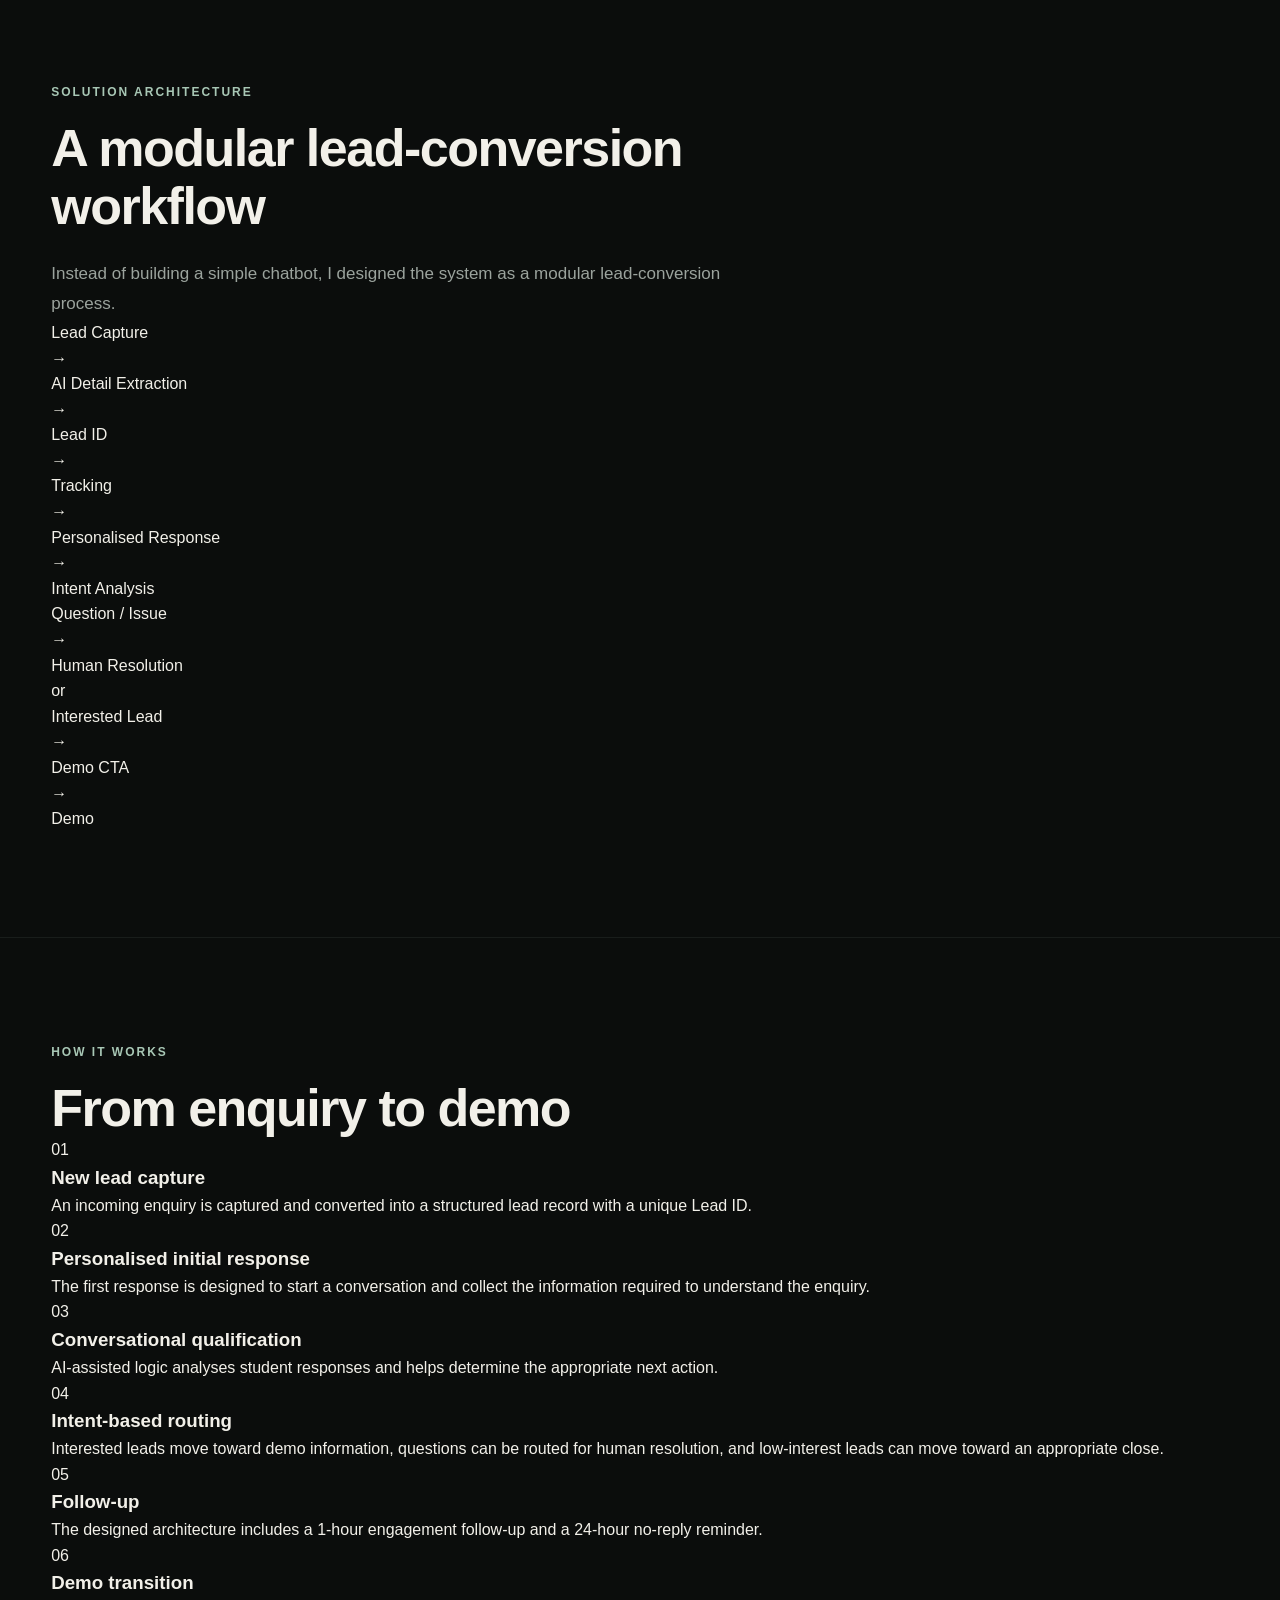
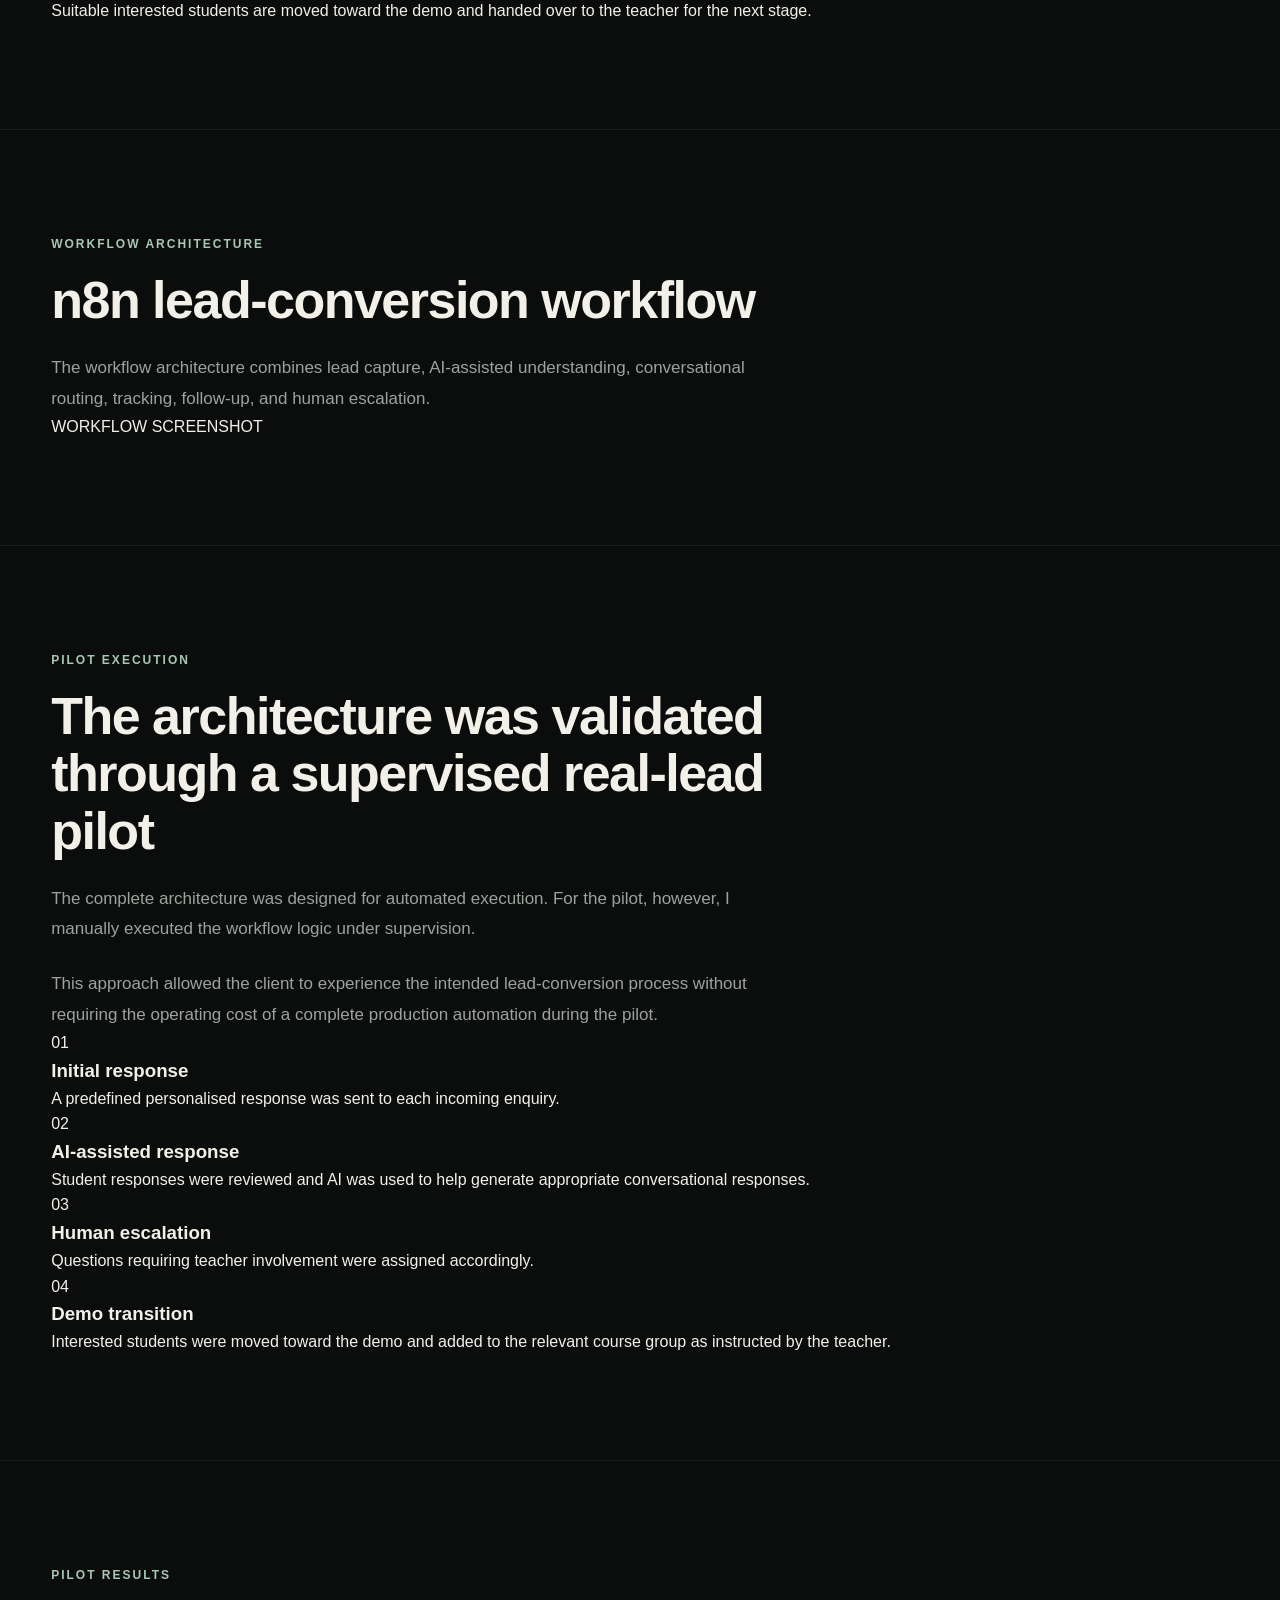
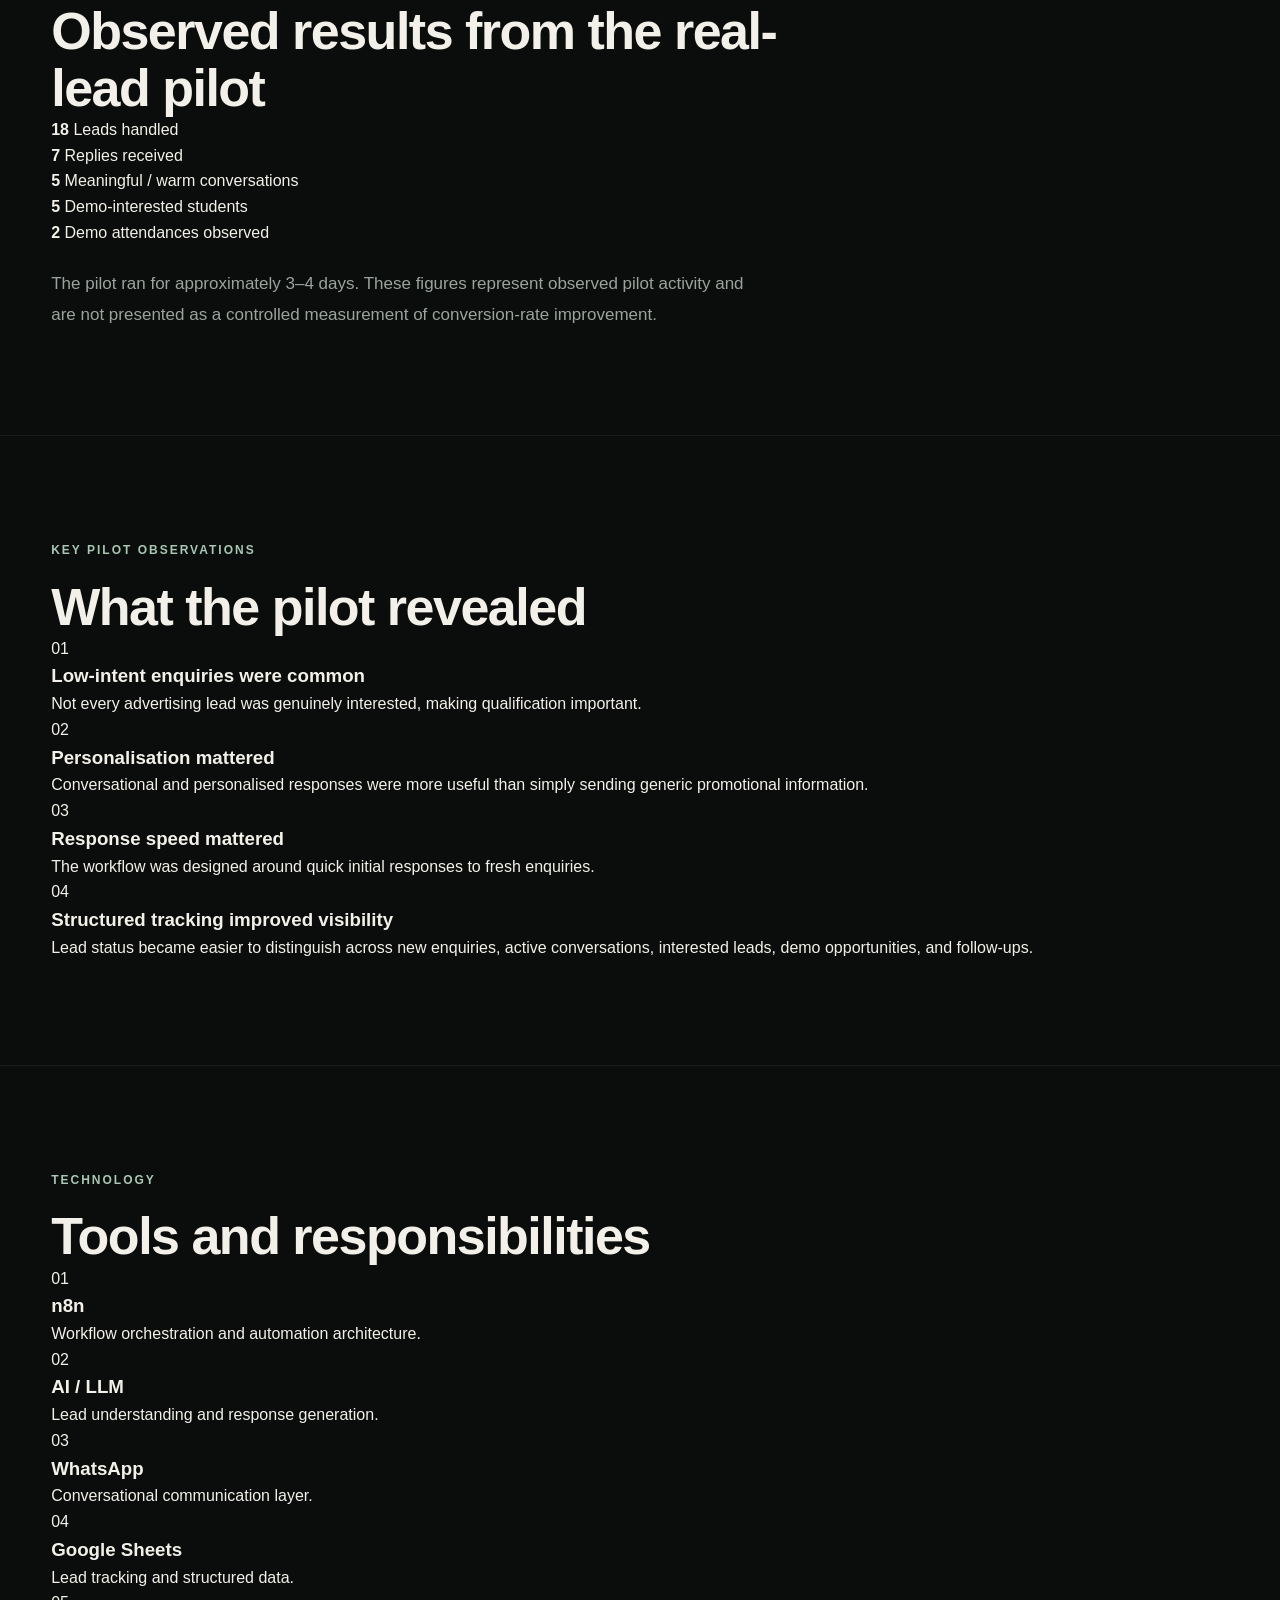
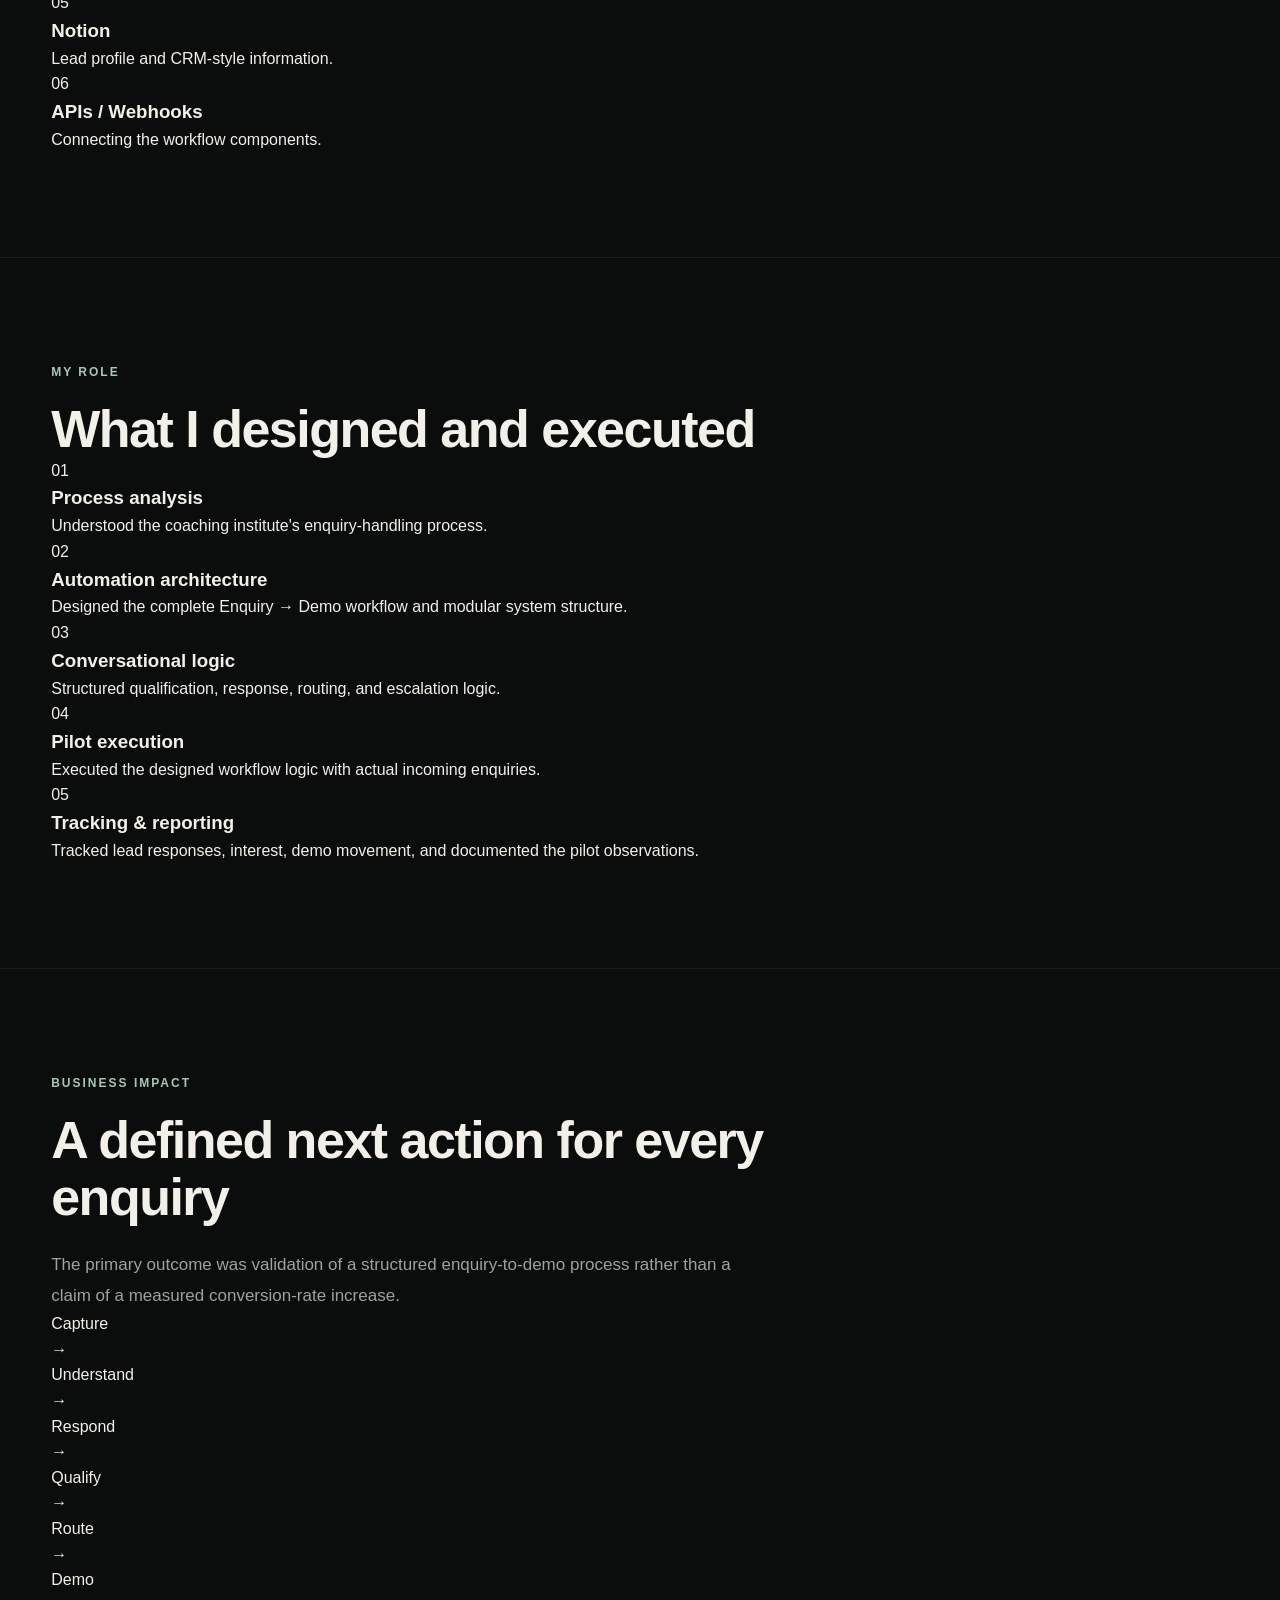
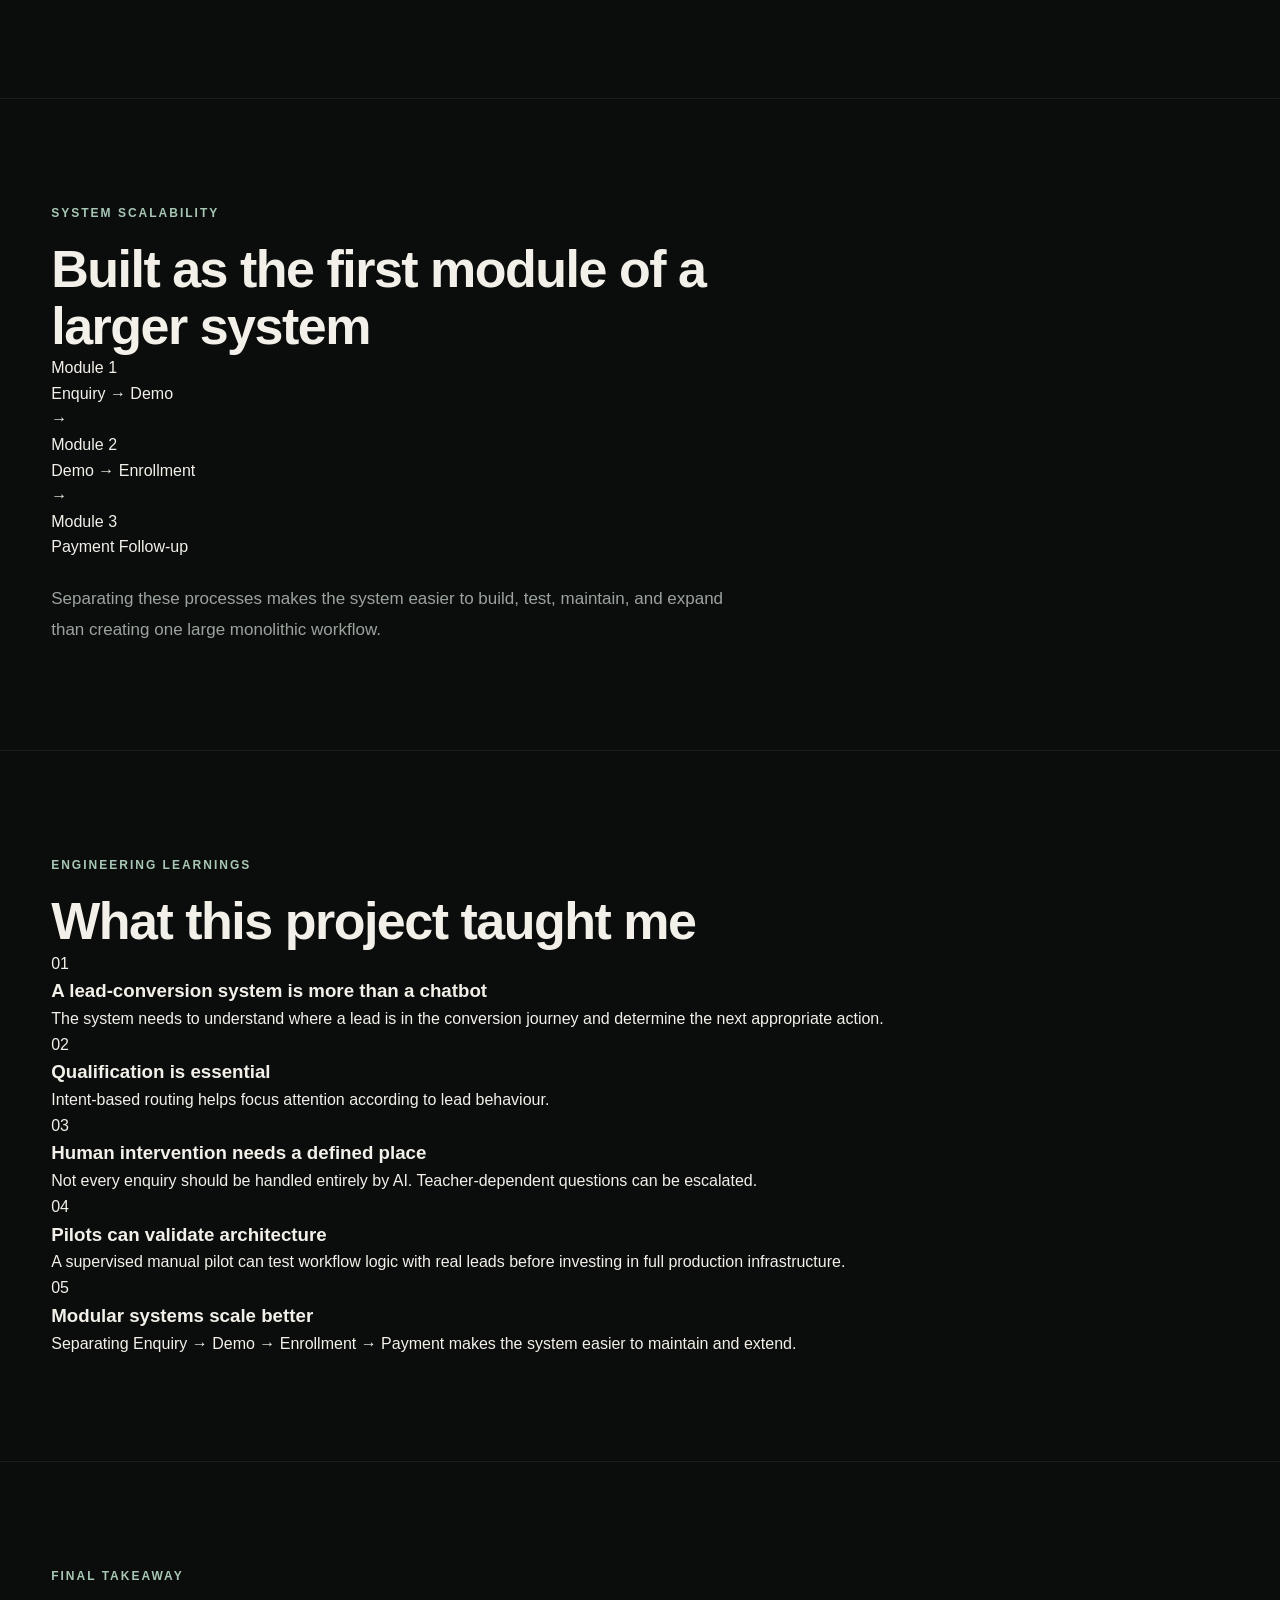
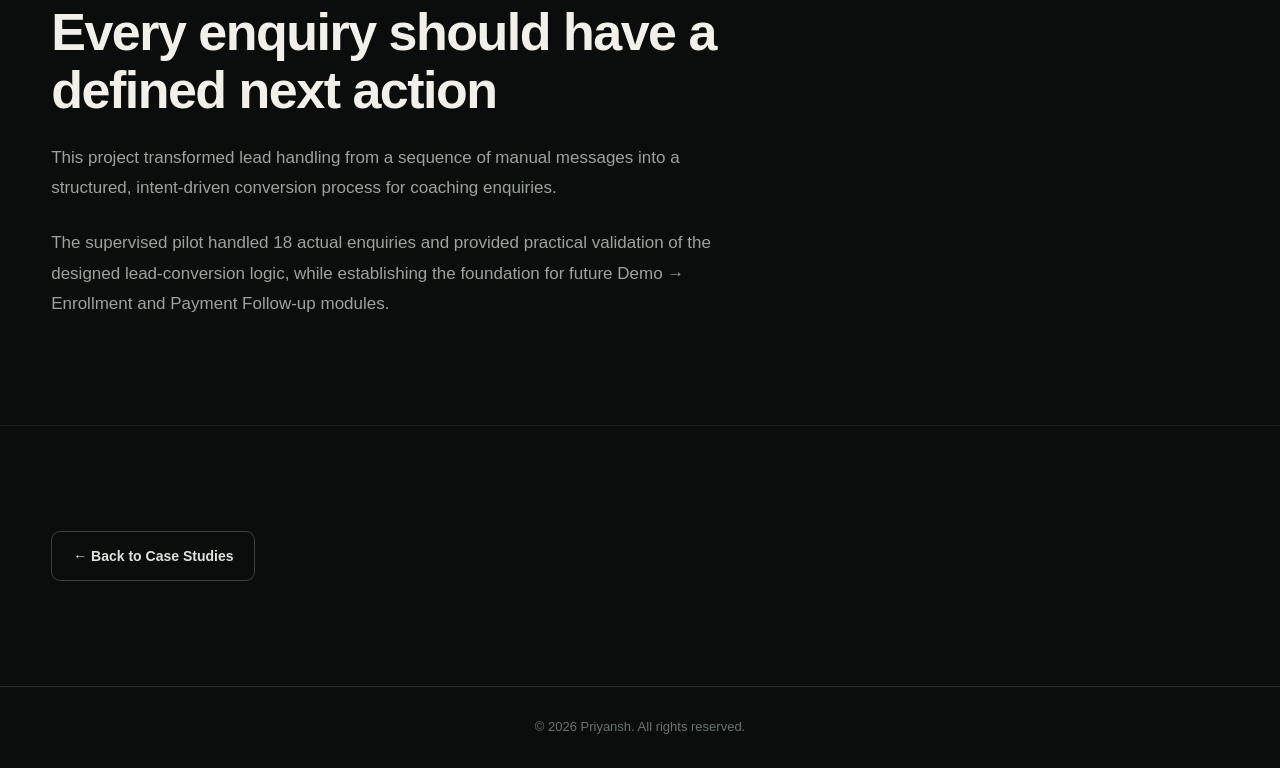
<file: case-study-02.html>
<!DOCTYPE html>
<html lang="en">

<head>
    <meta charset="UTF-8">

    <meta
        name="viewport"
        content="width=device-width, initial-scale=1.0"
    >

    <title>Case Study 02 | AI Lead Conversion & Demo Engagement</title>

    <link rel="stylesheet" href="../style.css">
</head>


<body>


    <!-- =========================
         NAVIGATION
    ========================== -->

    <nav class="navbar">

        <div class="nav-container">

            <a href="../index.html" class="logo">
                Priyansh
            </a>

            <div class="nav-links">

                <a href="../index.html">
                    Home
                </a>

                <a href="../index.html#projects">
                    Projects
                </a>

                <a href="../index.html#case-studies">
                    Case Studies
                </a>

                <a href="../index.html#contact">
                    Contact
                </a>

            </div>

        </div>

    </nav>



    <!-- =========================
         HERO
    ========================== -->

    <main>

        <section class="case-study-hero section">

            <div class="section-container">

                <p class="section-label">
                    CASE STUDY 02
                </p>

                <h1>
                    The Original Tutors — AI Lead Conversion
                    & Demo Engagement System
                </h1>

                <p class="section-description">
                    A structured lead-conversion system designed
                    to capture coaching enquiries, understand
                    student intent, qualify leads, follow up,
                    and move suitable prospects toward a demo.
                </p>


                <div class="hero-stack">

                    <span>n8n</span>
                    <span>AI / LLM</span>
                    <span>WhatsApp</span>
                    <span>Google Sheets</span>
                    <span>Notion</span>

                </div>


                <div class="case-meta">

                    <div>
                        <strong>Role</strong>
                        <span>
                            AI Automation Engineer / System Designer
                        </span>
                    </div>

                    <div>
                        <strong>Project Type</strong>
                        <span>
                            AI Lead Conversion
                        </span>
                    </div>

                    <div>
                        <strong>Primary Module</strong>
                        <span>
                            Enquiry → Demo
                        </span>
                    </div>

                    <div>
                        <strong>Project Status</strong>
                        <span>
                            Architecture Validated Through Pilot
                        </span>
                    </div>

                </div>

            </div>

        </section>



        <!-- =========================
             PROJECT SNAPSHOT
        ========================== -->

        <section class="section">

            <div class="section-container">

                <p class="section-label">
                    PROJECT SNAPSHOT
                </p>

                <h2>
                    Turning incoming enquiries into
                    structured conversations
                </h2>

                <p class="section-description">
                    The Original Tutors receives student enquiries
                    through channels such as Instagram advertising.
                    The challenge was not simply receiving those
                    enquiries, but responding quickly, understanding
                    student requirements, answering questions,
                    identifying genuine interest, and moving suitable
                    leads toward a demo.
                </p>

                <p class="section-description">
                    I designed an AI-powered lead-conversion system
                    around the larger coaching-business flow:
                </p>


                <div class="workflow-flow">

                    <div>
                        Enquiry
                    </div>

                    <span>→</span>

                    <div>
                        Demo
                    </div>

                    <span>→</span>

                    <div>
                        Enrollment
                    </div>

                    <span>→</span>

                    <div>
                        Payment
                    </div>

                </div>

                <p class="section-description">
                    This project specifically focused on
                    <strong>Module 1 — Enquiry → Demo.</strong>
                </p>

            </div>

        </section>



        <!-- =========================
             BUSINESS PROBLEM
        ========================== -->

        <section class="section">

            <div class="section-container">

                <p class="section-label">
                    THE PROBLEM
                </p>

                <h2>
                    Every enquiry required a conversation
                    before it could become a demo
                </h2>

                <p class="section-description">
                    A new student enquiry is not automatically ready
                    for enrollment. The conversation typically needs
                    to move through several stages before a genuine
                    prospect reaches a demo.
                </p>


                <div class="workflow-flow">

                    <div>
                        New Enquiry
                    </div>

                    <span>→</span>

                    <div>
                        Initial Response
                    </div>

                    <span>→</span>

                    <div>
                        Understand Requirement
                    </div>

                    <span>→</span>

                    <div>
                        Answer Questions
                    </div>

                    <span>→</span>

                    <div>
                        Identify Interest
                    </div>

                    <span>→</span>

                    <div>
                        Demo
                    </div>

                </div>


                <p class="section-description">
                    As enquiry volume increases, manually managing
                    every conversation becomes difficult. The system
                    was therefore designed to make lead handling
                    structured, repeatable, and intent-driven.
                </p>

            </div>

        </section>



        <!-- =========================
             OBJECTIVE
        ========================== -->

        <section class="section">

            <div class="section-container">

                <p class="section-label">
                    SYSTEM OBJECTIVE
                </p>

                <h2>
                    Define a next action for every enquiry
                </h2>

                <div class="case-study-points">

                    <div class="case-point">

                        <span>01</span>

                        <div>

                            <h3>
                                Respond quickly
                            </h3>

                            <p>
                                Reduce the delay between a new enquiry
                                and the initial response.
                            </p>

                        </div>

                    </div>


                    <div class="case-point">

                        <span>02</span>

                        <div>

                            <h3>
                                Understand the student
                            </h3>

                            <p>
                                Collect relevant information and
                                understand the student's requirement.
                            </p>

                        </div>

                    </div>


                    <div class="case-point">

                        <span>03</span>

                        <div>

                            <h3>
                                Qualify interest
                            </h3>

                            <p>
                                Identify whether the lead is highly
                                interested, needs more information,
                                or shows low interest.
                            </p>

                        </div>

                    </div>


                    <div class="case-point">

                        <span>04</span>

                        <div>

                            <h3>
                                Route intelligently
                            </h3>

                            <p>
                                Handle routine conversations while
                                routing teacher-dependent questions
                                for human intervention.
                            </p>

                        </div>

                    </div>


                    <div class="case-point">

                        <span>05</span>

                        <div>

                            <h3>
                                Move interested leads toward a demo
                            </h3>

                            <p>
                                Provide relevant demo information or
                                scheduling guidance when genuine
                                interest is identified.
                            </p>

                        </div>

                    </div>


                    <div class="case-point">

                        <span>06</span>

                        <div>

                            <h3>
                                Maintain lead continuity
                            </h3>

                            <p>
                                Track lead information and follow up
                                when an engaged enquiry stops responding.
                            </p>

                        </div>

                    </div>

                </div>

            </div>

        </section>



        <!-- =========================
             SOLUTION ARCHITECTURE
        ========================== -->

        <section class="section">

            <div class="section-container">

                <p class="section-label">
                    SOLUTION ARCHITECTURE
                </p>

                <h2>
                    A modular lead-conversion workflow
                </h2>

                <p class="section-description">
                    Instead of building a simple chatbot, I designed
                    the system as a modular lead-conversion process.
                </p>


                <div class="workflow-flow">

                    <div>
                        Lead Capture
                    </div>

                    <span>→</span>

                    <div>
                        AI Detail Extraction
                    </div>

                    <span>→</span>

                    <div>
                        Lead ID
                    </div>

                    <span>→</span>

                    <div>
                        Tracking
                    </div>

                    <span>→</span>

                    <div>
                        Personalised Response
                    </div>

                    <span>→</span>

                    <div>
                        Intent Analysis
                    </div>

                </div>


                <div class="workflow-flow">

                    <div>
                        Question / Issue
                    </div>

                    <span>→</span>

                    <div>
                        Human Resolution
                    </div>

                    <span>or</span>

                    <div>
                        Interested Lead
                    </div>

                    <span>→</span>

                    <div>
                        Demo CTA
                    </div>

                    <span>→</span>

                    <div>
                        Demo
                    </div>

                </div>

            </div>

        </section>



        <!-- =========================
             WORKFLOW
        ========================== -->

        <section class="section">

            <div class="section-container">

                <p class="section-label">
                    HOW IT WORKS
                </p>

                <h2>
                    From enquiry to demo
                </h2>


                <div class="case-study-points">

                    <div class="case-point">

                        <span>01</span>

                        <div>

                            <h3>
                                New lead capture
                            </h3>

                            <p>
                                An incoming enquiry is captured and
                                converted into a structured lead record
                                with a unique Lead ID.
                            </p>

                        </div>

                    </div>


                    <div class="case-point">

                        <span>02</span>

                        <div>

                            <h3>
                                Personalised initial response
                            </h3>

                            <p>
                                The first response is designed to start
                                a conversation and collect the information
                                required to understand the enquiry.
                            </p>

                        </div>

                    </div>


                    <div class="case-point">

                        <span>03</span>

                        <div>

                            <h3>
                                Conversational qualification
                            </h3>

                            <p>
                                AI-assisted logic analyses student
                                responses and helps determine the
                                appropriate next action.
                            </p>

                        </div>

                    </div>


                    <div class="case-point">

                        <span>04</span>

                        <div>

                            <h3>
                                Intent-based routing
                            </h3>

                            <p>
                                Interested leads move toward demo
                                information, questions can be routed
                                for human resolution, and low-interest
                                leads can move toward an appropriate close.
                            </p>

                        </div>

                    </div>


                    <div class="case-point">

                        <span>05</span>

                        <div>

                            <h3>
                                Follow-up
                            </h3>

                            <p>
                                The designed architecture includes
                                a 1-hour engagement follow-up and a
                                24-hour no-reply reminder.
                            </p>

                        </div>

                    </div>


                    <div class="case-point">

                        <span>06</span>

                        <div>

                            <h3>
                                Demo transition
                            </h3>

                            <p>
                                Suitable interested students are moved
                                toward the demo and handed over to the
                                teacher for the next stage.
                            </p>

                        </div>

                    </div>

                </div>

            </div>

        </section>



        <!-- =========================
             WORKFLOW SCREENSHOT
        ========================== -->

        <section class="section">

            <div class="section-container">

                <p class="section-label">
                    WORKFLOW ARCHITECTURE
                </p>

                <h2>
                    n8n lead-conversion workflow
                </h2>

                <p class="section-description">
                    The workflow architecture combines lead capture,
                    AI-assisted understanding, conversational routing,
                    tracking, follow-up, and human escalation.
                </p>


                <div class="case-study-image">

                    <div class="image-placeholder">
                        WORKFLOW SCREENSHOT
                    </div>

                </div>

            </div>

        </section>



        <!-- =========================
             PILOT EXECUTION
        ========================== -->

        <section class="section">

            <div class="section-container">

                <p class="section-label">
                    PILOT EXECUTION
                </p>

                <h2>
                    The architecture was validated through
                    a supervised real-lead pilot
                </h2>

                <p class="section-description">
                    The complete architecture was designed for
                    automated execution. For the pilot, however,
                    I manually executed the workflow logic under
                    supervision.
                </p>

                <p class="section-description">
                    This approach allowed the client to experience
                    the intended lead-conversion process without
                    requiring the operating cost of a complete
                    production automation during the pilot.
                </p>


                <div class="case-study-points">

                    <div class="case-point">

                        <span>01</span>

                        <div>

                            <h3>
                                Initial response
                            </h3>

                            <p>
                                A predefined personalised response
                                was sent to each incoming enquiry.
                            </p>

                        </div>

                    </div>


                    <div class="case-point">

                        <span>02</span>

                        <div>

                            <h3>
                                AI-assisted response
                            </h3>

                            <p>
                                Student responses were reviewed and
                                AI was used to help generate appropriate
                                conversational responses.
                            </p>

                        </div>

                    </div>


                    <div class="case-point">

                        <span>03</span>

                        <div>

                            <h3>
                                Human escalation
                            </h3>

                            <p>
                                Questions requiring teacher involvement
                                were assigned accordingly.
                            </p>

                        </div>

                    </div>


                    <div class="case-point">

                        <span>04</span>

                        <div>

                            <h3>
                                Demo transition
                            </h3>

                            <p>
                                Interested students were moved toward
                                the demo and added to the relevant course
                                group as instructed by the teacher.
                            </p>

                        </div>

                    </div>

                </div>

            </div>

        </section>



        <!-- =========================
             PILOT RESULTS
        ========================== -->

        <section class="section">

            <div class="section-container">

                <p class="section-label">
                    PILOT RESULTS
                </p>

                <h2>
                    Observed results from the real-lead pilot
                </h2>


                <div class="results-grid">

                    <div class="result-card">

                        <strong>
                            18
                        </strong>

                        <span>
                            Leads handled
                        </span>

                    </div>


                    <div class="result-card">

                        <strong>
                            7
                        </strong>

                        <span>
                            Replies received
                        </span>

                    </div>


                    <div class="result-card">

                        <strong>
                            5
                        </strong>

                        <span>
                            Meaningful / warm conversations
                        </span>

                    </div>


                    <div class="result-card">

                        <strong>
                            5
                        </strong>

                        <span>
                            Demo-interested students
                        </span>

                    </div>


                    <div class="result-card">

                        <strong>
                            2
                        </strong>

                        <span>
                            Demo attendances observed
                        </span>

                    </div>

                </div>


                <p class="section-description">
                    The pilot ran for approximately 3–4 days.
                    These figures represent observed pilot activity
                    and are not presented as a controlled measurement
                    of conversion-rate improvement.
                </p>

            </div>

        </section>



        <!-- =========================
             KEY OBSERVATIONS
        ========================== -->

        <section class="section">

            <div class="section-container">

                <p class="section-label">
                    KEY PILOT OBSERVATIONS
                </p>

                <h2>
                    What the pilot revealed
                </h2>


                <div class="case-study-points">

                    <div class="case-point">

                        <span>01</span>

                        <div>

                            <h3>
                                Low-intent enquiries were common
                            </h3>

                            <p>
                                Not every advertising lead was genuinely
                                interested, making qualification important.
                            </p>

                        </div>

                    </div>


                    <div class="case-point">

                        <span>02</span>

                        <div>

                            <h3>
                                Personalisation mattered
                            </h3>

                            <p>
                                Conversational and personalised responses
                                were more useful than simply sending
                                generic promotional information.
                            </p>

                        </div>

                    </div>


                    <div class="case-point">

                        <span>03</span>

                        <div>

                            <h3>
                                Response speed mattered
                            </h3>

                            <p>
                                The workflow was designed around quick
                                initial responses to fresh enquiries.
                            </p>

                        </div>

                    </div>


                    <div class="case-point">

                        <span>04</span>

                        <div>

                            <h3>
                                Structured tracking improved visibility
                            </h3>

                            <p>
                                Lead status became easier to distinguish
                                across new enquiries, active conversations,
                                interested leads, demo opportunities,
                                and follow-ups.
                            </p>

                        </div>

                    </div>

                </div>

            </div>

        </section>



        <!-- =========================
             TOOLS
        ========================== -->

        <section class="section">

            <div class="section-container">

                <p class="section-label">
                    TECHNOLOGY
                </p>

                <h2>
                    Tools and responsibilities
                </h2>


                <div class="case-study-points">

                    <div class="case-point">

                        <span>01</span>

                        <div>

                            <h3>
                                n8n
                            </h3>

                            <p>
                                Workflow orchestration and automation
                                architecture.
                            </p>

                        </div>

                    </div>


                    <div class="case-point">

                        <span>02</span>

                        <div>

                            <h3>
                                AI / LLM
                            </h3>

                            <p>
                                Lead understanding and response generation.
                            </p>

                        </div>

                    </div>


                    <div class="case-point">

                        <span>03</span>

                        <div>

                            <h3>
                                WhatsApp
                            </h3>

                            <p>
                                Conversational communication layer.
                            </p>

                        </div>

                    </div>


                    <div class="case-point">

                        <span>04</span>

                        <div>

                            <h3>
                                Google Sheets
                            </h3>

                            <p>
                                Lead tracking and structured data.
                            </p>

                        </div>

                    </div>


                    <div class="case-point">

                        <span>05</span>

                        <div>

                            <h3>
                                Notion
                            </h3>

                            <p>
                                Lead profile and CRM-style information.
                            </p>

                        </div>

                    </div>


                    <div class="case-point">

                        <span>06</span>

                        <div>

                            <h3>
                                APIs / Webhooks
                            </h3>

                            <p>
                                Connecting the workflow components.
                            </p>

                        </div>

                    </div>

                </div>

            </div>

        </section>



        <!-- =========================
             MY ROLE
        ========================== -->

        <section class="section">

            <div class="section-container">

                <p class="section-label">
                    MY ROLE
                </p>

                <h2>
                    What I designed and executed
                </h2>


                <div class="case-study-points">

                    <div class="case-point">

                        <span>01</span>

                        <div>

                            <h3>
                                Process analysis
                            </h3>

                            <p>
                                Understood the coaching institute's
                                enquiry-handling process.
                            </p>

                        </div>

                    </div>


                    <div class="case-point">

                        <span>02</span>

                        <div>

                            <h3>
                                Automation architecture
                            </h3>

                            <p>
                                Designed the complete Enquiry → Demo
                                workflow and modular system structure.
                            </p>

                        </div>

                    </div>


                    <div class="case-point">

                        <span>03</span>

                        <div>

                            <h3>
                                Conversational logic
                            </h3>

                            <p>
                                Structured qualification, response,
                                routing, and escalation logic.
                            </p>

                        </div>

                    </div>


                    <div class="case-point">

                        <span>04</span>

                        <div>

                            <h3>
                                Pilot execution
                            </h3>

                            <p>
                                Executed the designed workflow logic
                                with actual incoming enquiries.
                            </p>

                        </div>

                    </div>


                    <div class="case-point">

                        <span>05</span>

                        <div>

                            <h3>
                                Tracking & reporting
                            </h3>

                            <p>
                                Tracked lead responses, interest,
                                demo movement, and documented the
                                pilot observations.
                            </p>

                        </div>

                    </div>

                </div>

            </div>

        </section>



        <!-- =========================
             BUSINESS IMPACT
        ========================== -->

        <section class="section">

            <div class="section-container">

                <p class="section-label">
                    BUSINESS IMPACT
                </p>

                <h2>
                    A defined next action for every enquiry
                </h2>

                <p class="section-description">
                    The primary outcome was validation of a structured
                    enquiry-to-demo process rather than a claim of a
                    measured conversion-rate increase.
                </p>


                <div class="workflow-flow">

                    <div>
                        Capture
                    </div>

                    <span>→</span>

                    <div>
                        Understand
                    </div>

                    <span>→</span>

                    <div>
                        Respond
                    </div>

                    <span>→</span>

                    <div>
                        Qualify
                    </div>

                    <span>→</span>

                    <div>
                        Route
                    </div>

                    <span>→</span>

                    <div>
                        Demo
                    </div>

                </div>

            </div>

        </section>



        <!-- =========================
             SCALABILITY
        ========================== -->

        <section class="section">

            <div class="section-container">

                <p class="section-label">
                    SYSTEM SCALABILITY
                </p>

                <h2>
                    Built as the first module of a larger system
                </h2>

                <div class="workflow-flow">

                    <div>
                        Module 1
                        <br>
                        Enquiry → Demo
                    </div>

                    <span>→</span>

                    <div>
                        Module 2
                        <br>
                        Demo → Enrollment
                    </div>

                    <span>→</span>

                    <div>
                        Module 3
                        <br>
                        Payment Follow-up
                    </div>

                </div>


                <p class="section-description">
                    Separating these processes makes the system easier
                    to build, test, maintain, and expand than creating
                    one large monolithic workflow.
                </p>

            </div>

        </section>



        <!-- =========================
             ENGINEERING LEARNINGS
        ========================== -->

        <section class="section">

            <div class="section-container">

                <p class="section-label">
                    ENGINEERING LEARNINGS
                </p>

                <h2>
                    What this project taught me
                </h2>


                <div class="case-study-points">

                    <div class="case-point">

                        <span>01</span>

                        <div>

                            <h3>
                                A lead-conversion system is more than a chatbot
                            </h3>

                            <p>
                                The system needs to understand where a lead
                                is in the conversion journey and determine
                                the next appropriate action.
                            </p>

                        </div>

                    </div>


                    <div class="case-point">

                        <span>02</span>

                        <div>

                            <h3>
                                Qualification is essential
                            </h3>

                            <p>
                                Intent-based routing helps focus attention
                                according to lead behaviour.
                            </p>

                        </div>

                    </div>


                    <div class="case-point">

                        <span>03</span>

                        <div>

                            <h3>
                                Human intervention needs a defined place
                            </h3>

                            <p>
                                Not every enquiry should be handled
                                entirely by AI. Teacher-dependent
                                questions can be escalated.
                            </p>

                        </div>

                    </div>


                    <div class="case-point">

                        <span>04</span>

                        <div>

                            <h3>
                                Pilots can validate architecture
                            </h3>

                            <p>
                                A supervised manual pilot can test
                                workflow logic with real leads before
                                investing in full production infrastructure.
                            </p>

                        </div>

                    </div>


                    <div class="case-point">

                        <span>05</span>

                        <div>

                            <h3>
                                Modular systems scale better
                            </h3>

                            <p>
                                Separating Enquiry → Demo → Enrollment
                                → Payment makes the system easier to
                                maintain and extend.
                            </p>

                        </div>

                    </div>

                </div>

            </div>

        </section>



        <!-- =========================
             FINAL TAKEAWAY
        ========================== -->

        <section class="section">

            <div class="section-container">

                <p class="section-label">
                    FINAL TAKEAWAY
                </p>

                <h2>
                    Every enquiry should have
                    a defined next action
                </h2>

                <p class="section-description">
                    This project transformed lead handling from a
                    sequence of manual messages into a structured,
                    intent-driven conversion process for coaching
                    enquiries.
                </p>

                <p class="section-description">
                    The supervised pilot handled 18 actual enquiries
                    and provided practical validation of the designed
                    lead-conversion logic, while establishing the
                    foundation for future Demo → Enrollment and
                    Payment Follow-up modules.
                </p>

            </div>

        </section>



        <!-- =========================
             BACK
        ========================== -->

        <section class="section">

            <div class="section-container">

                <a
                    href="../index.html#case-studies"
                    class="button secondary-button"
                >
                    ← Back to Case Studies
                </a>

            </div>

        </section>


    </main>



    <!-- =========================
         FOOTER
    ========================== -->

    <footer>

        © 2026 Priyansh. All rights reserved.

    </footer>


</body>

</html>
</file>
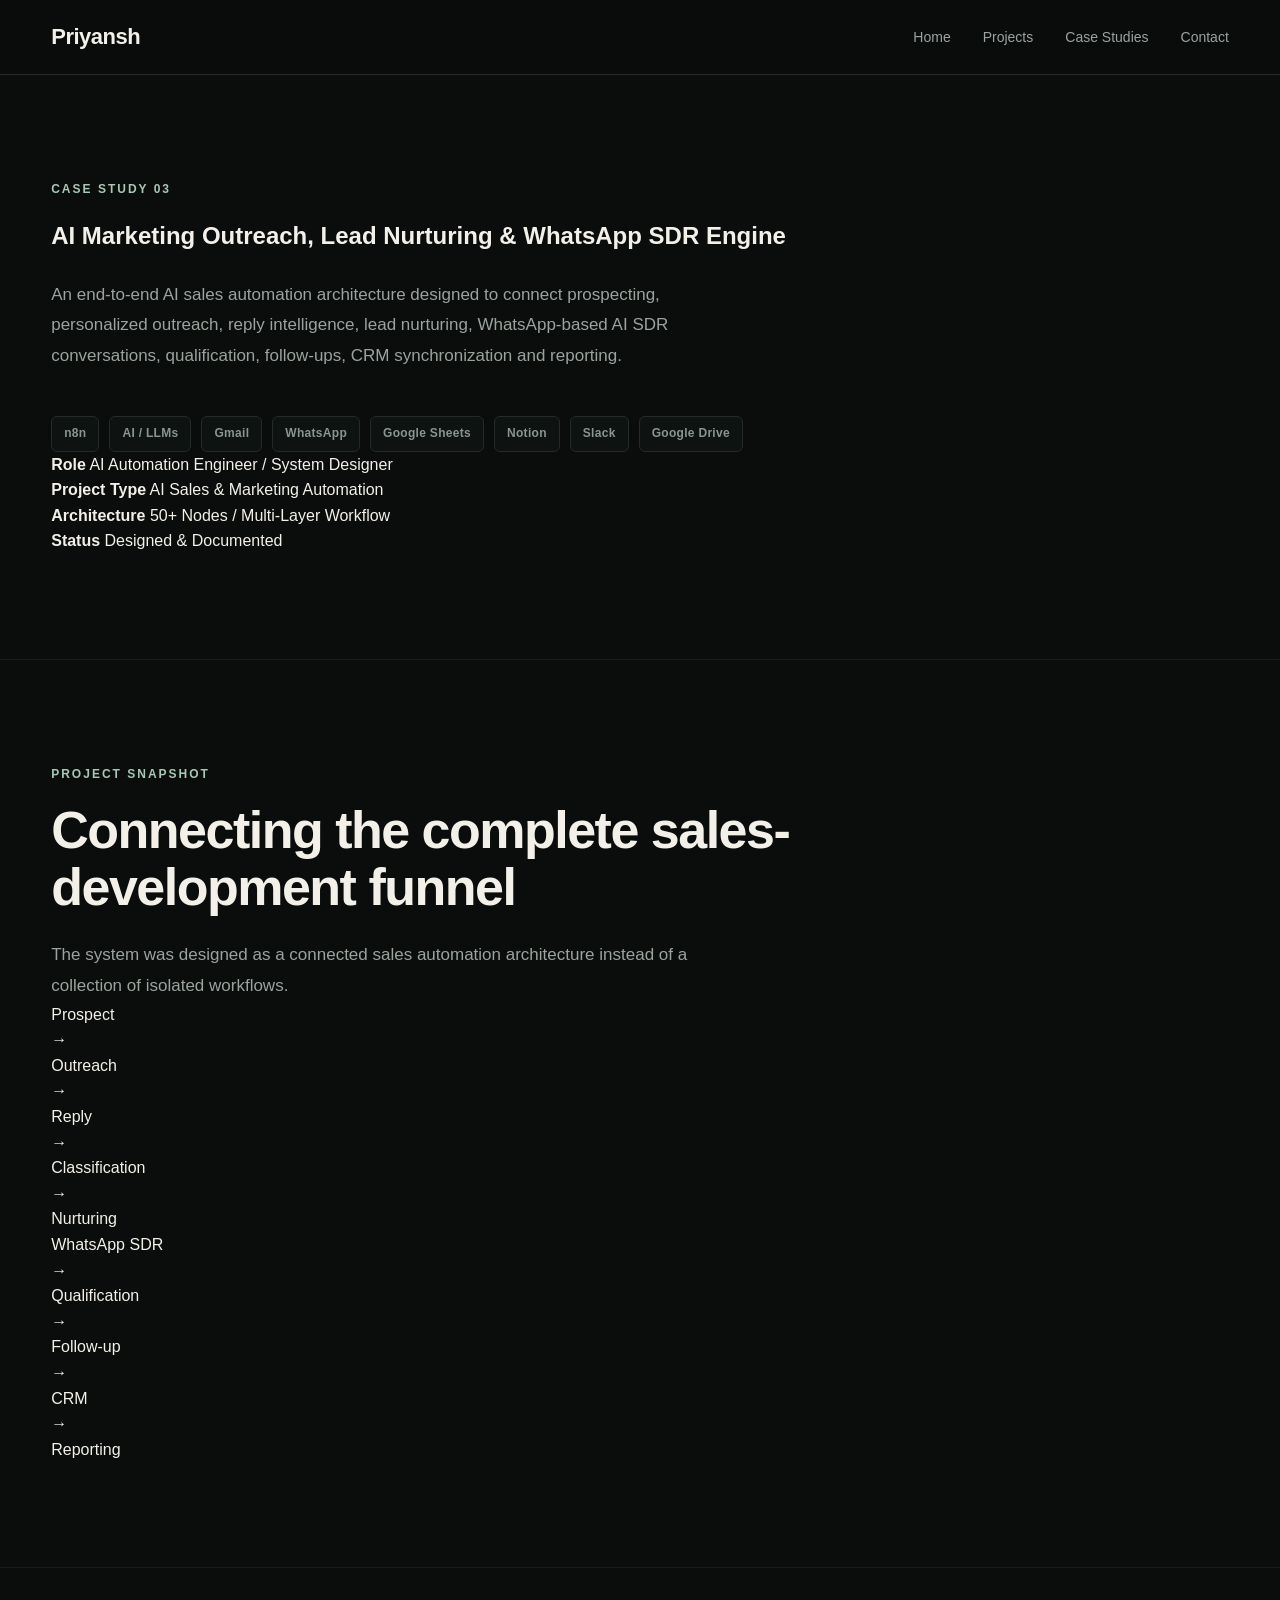
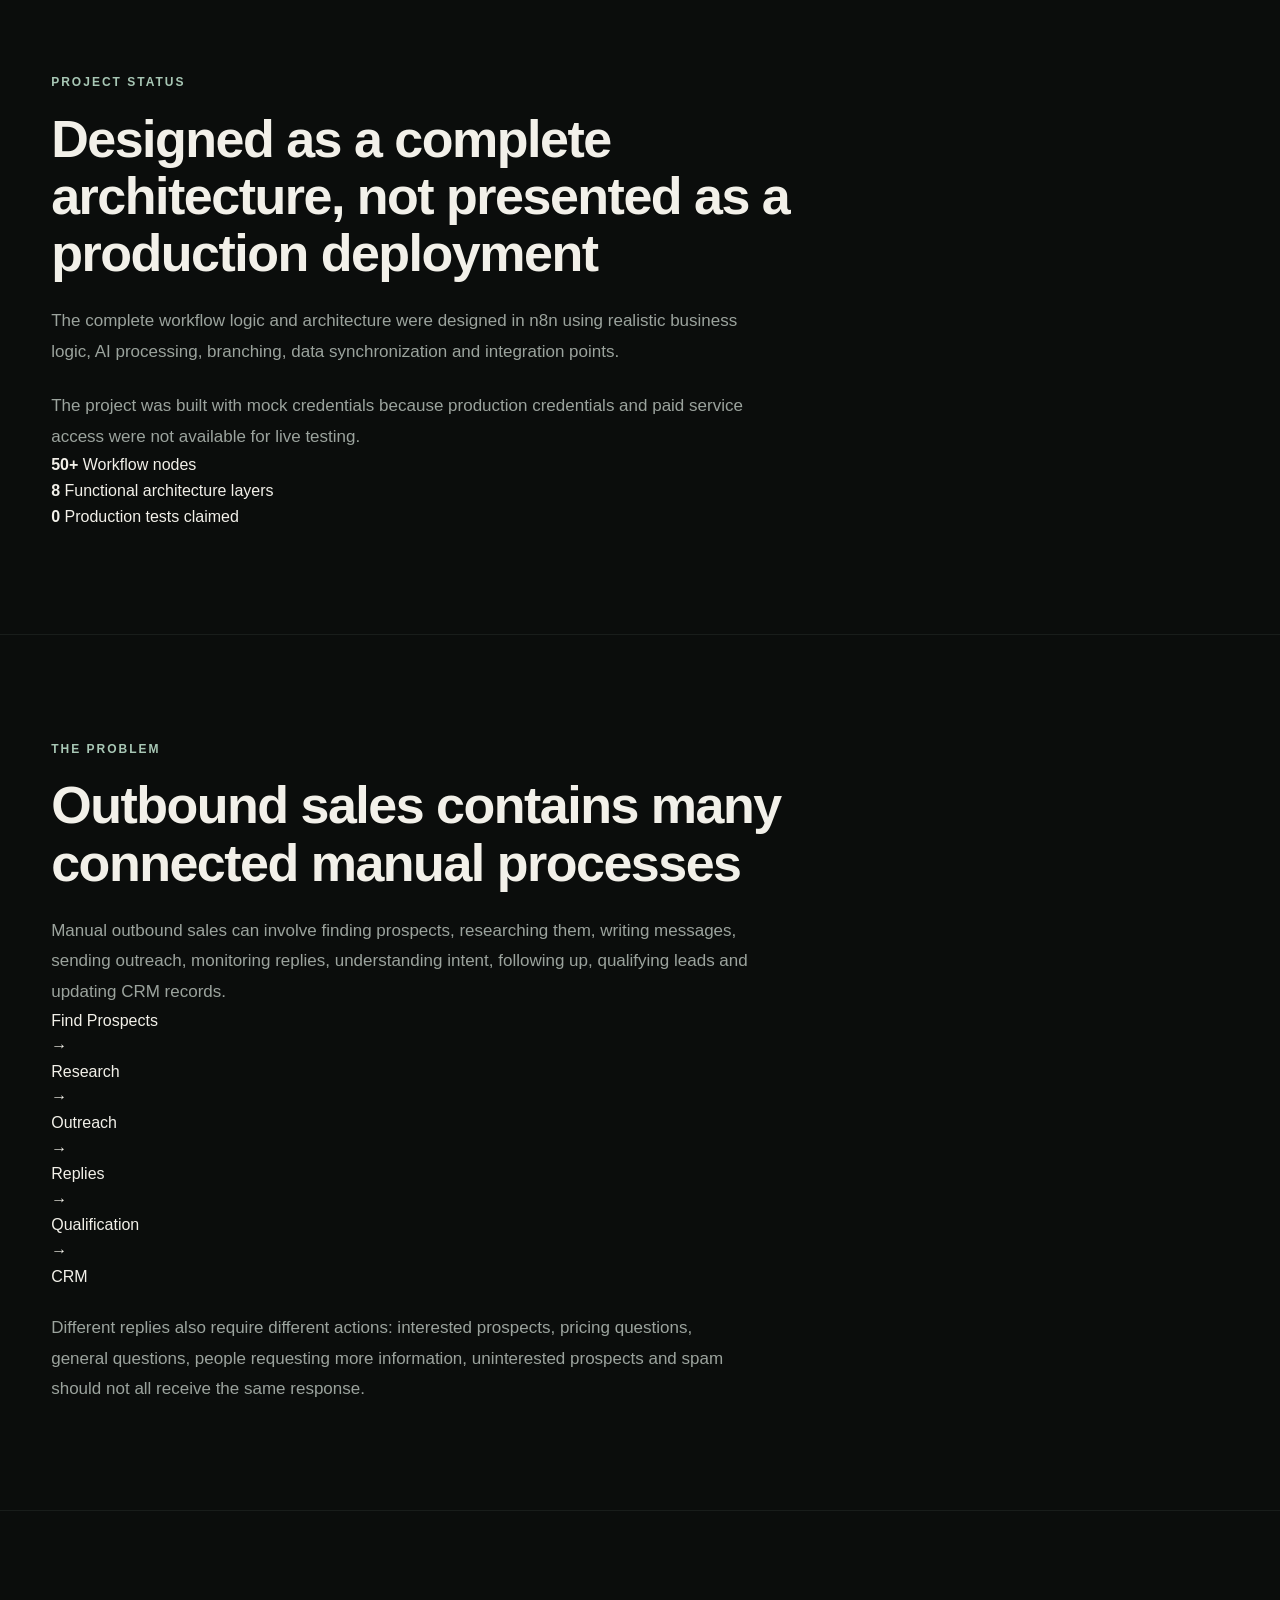
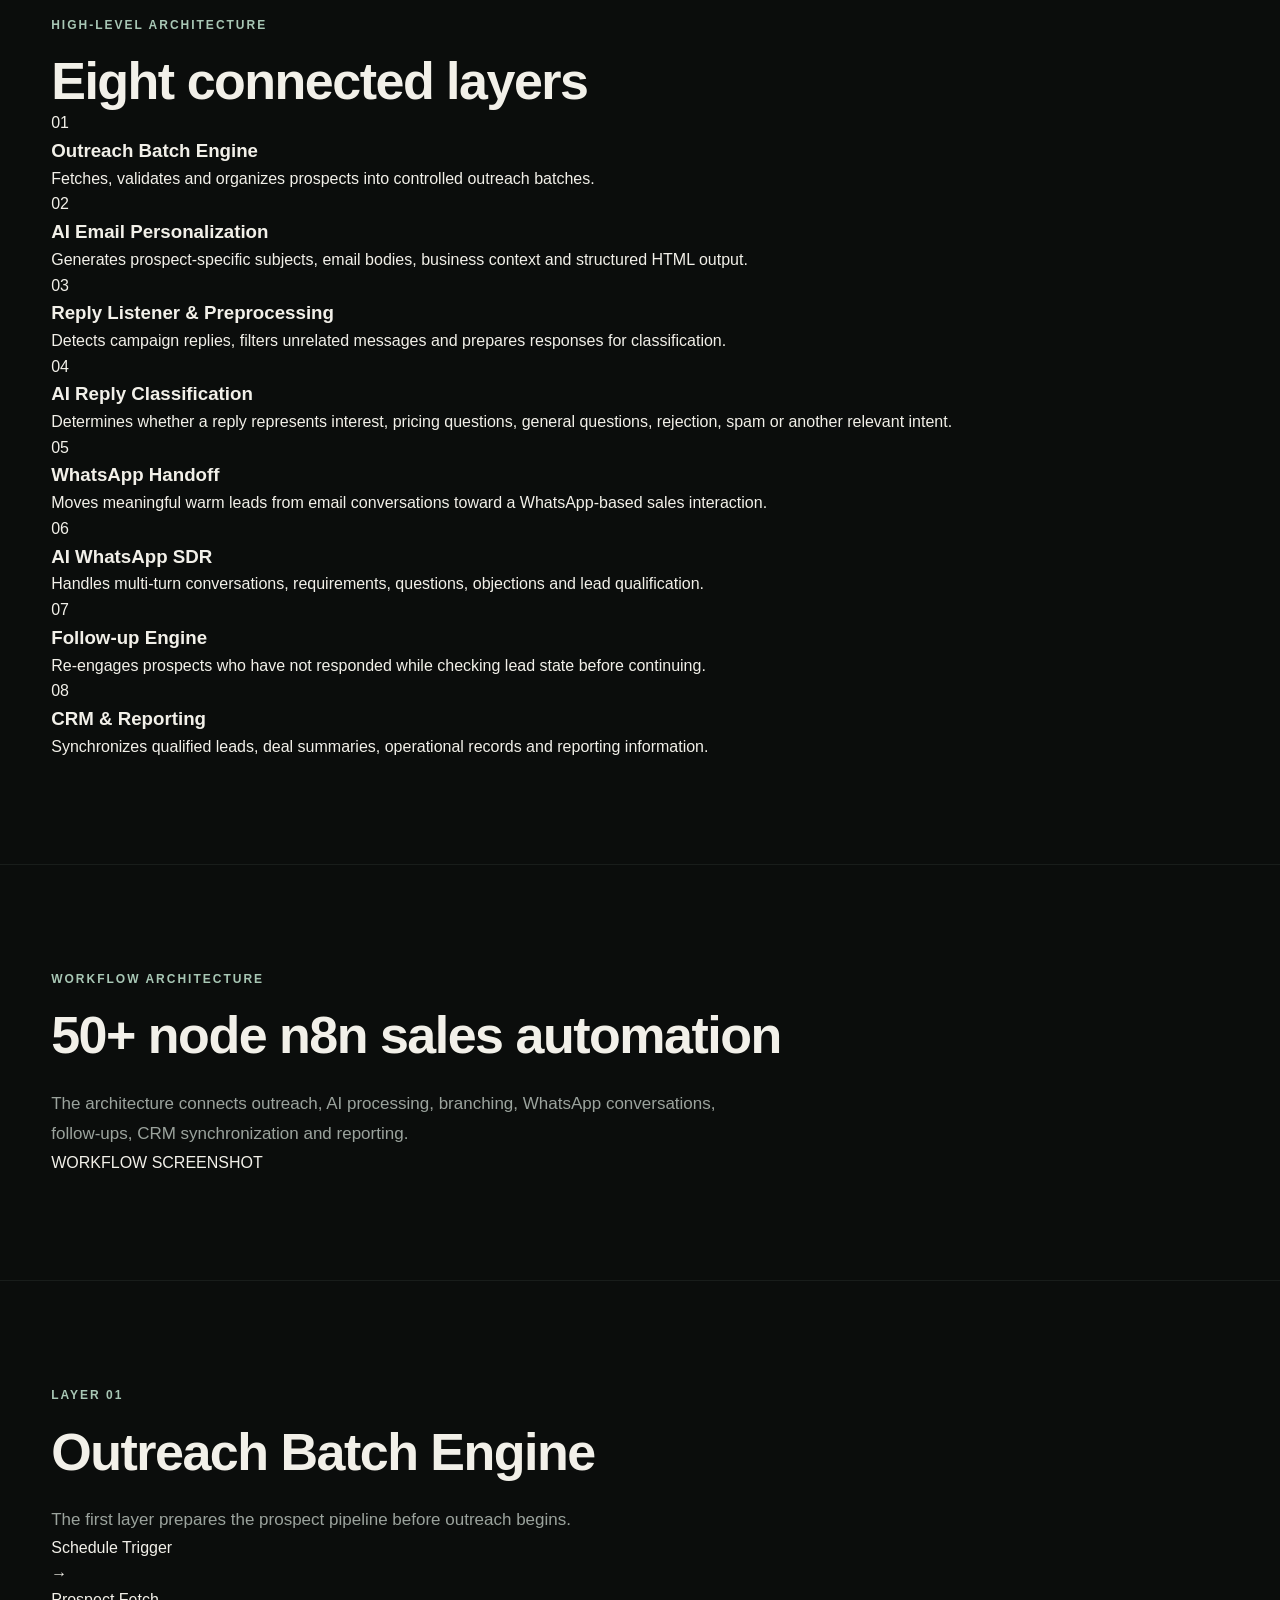
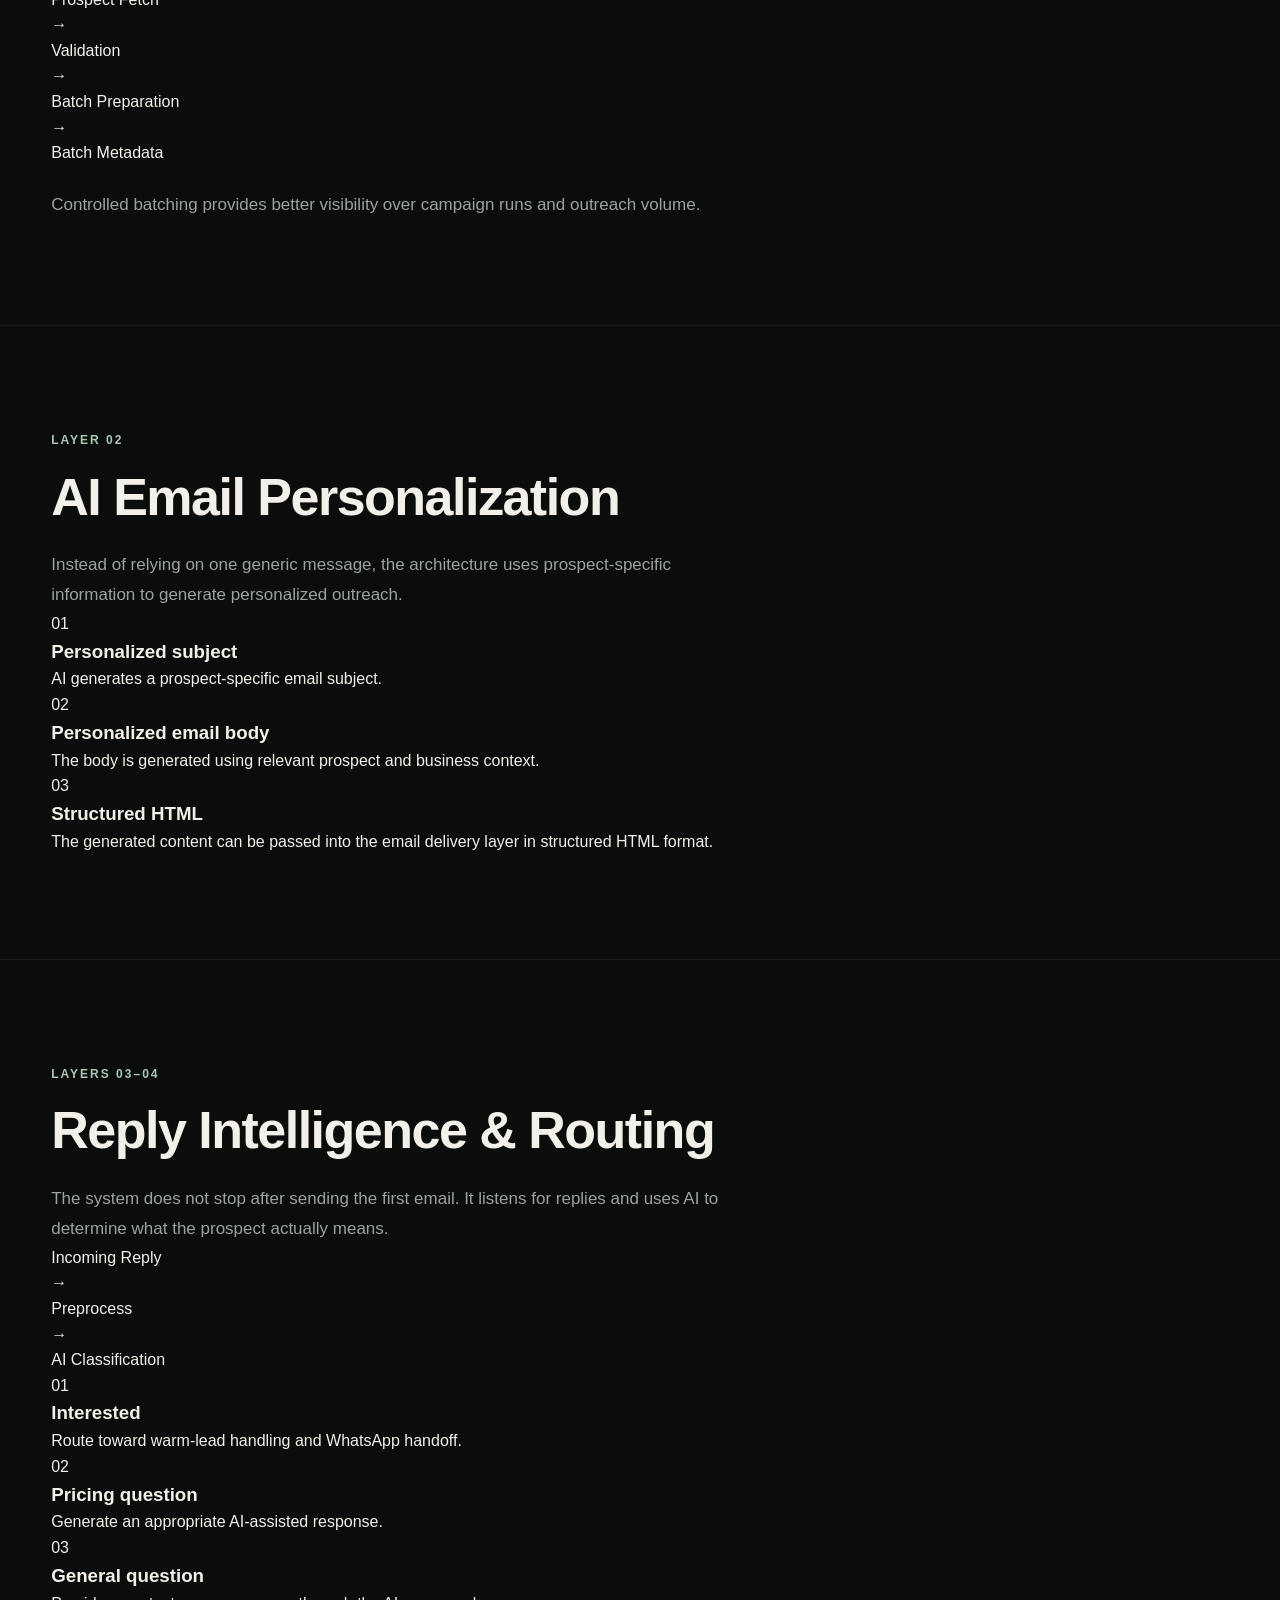
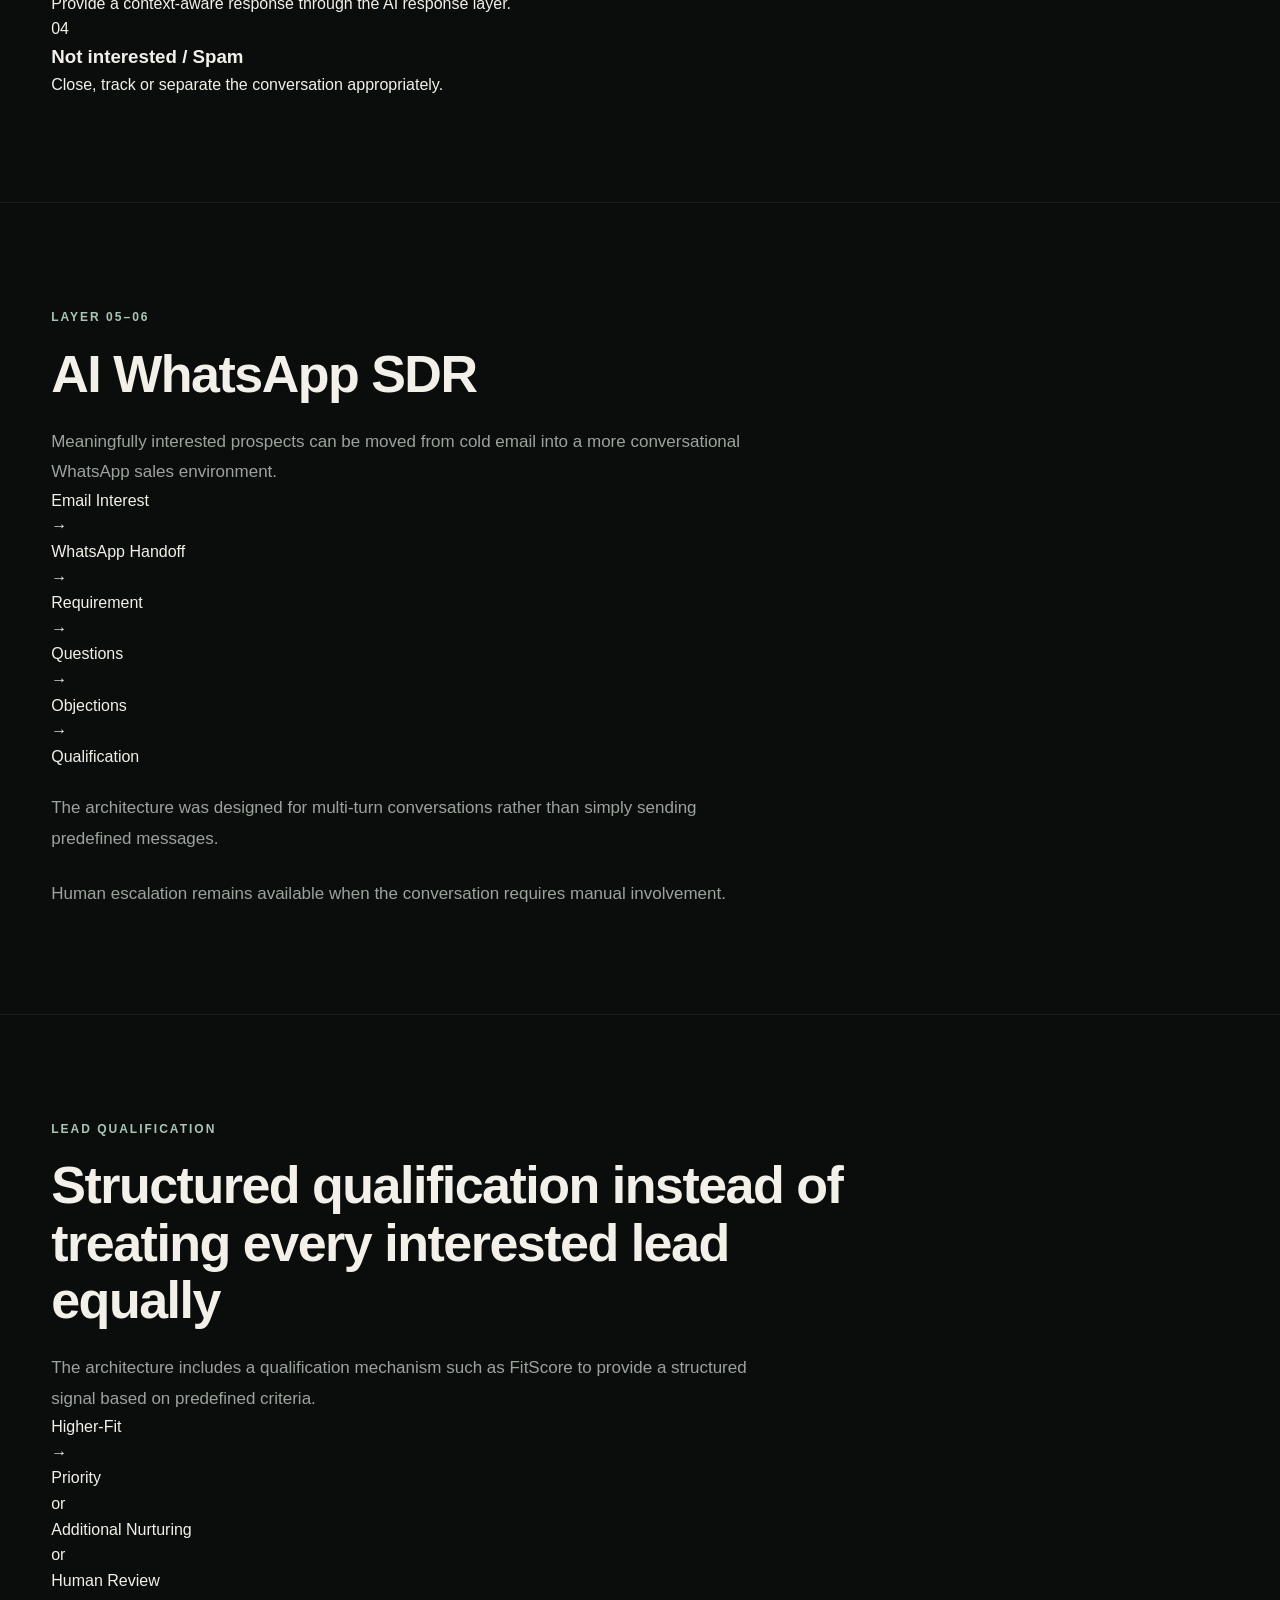
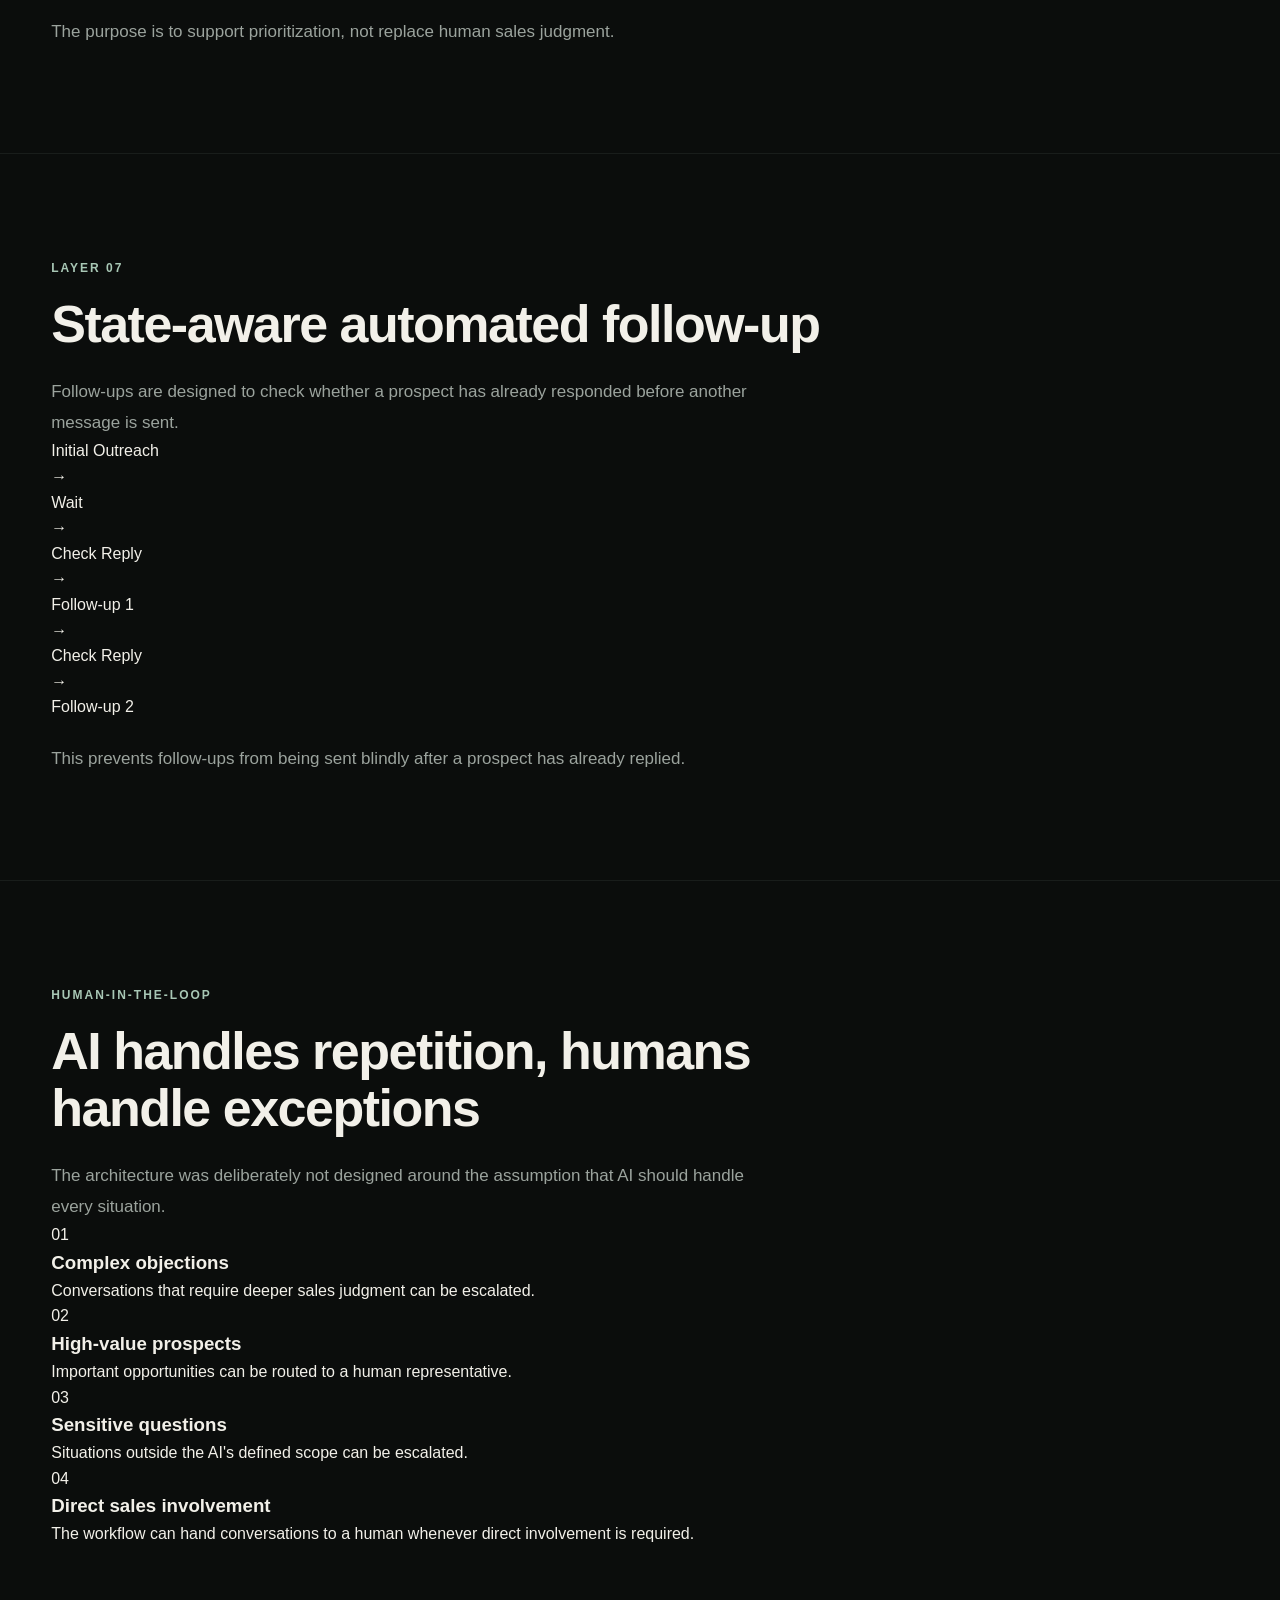
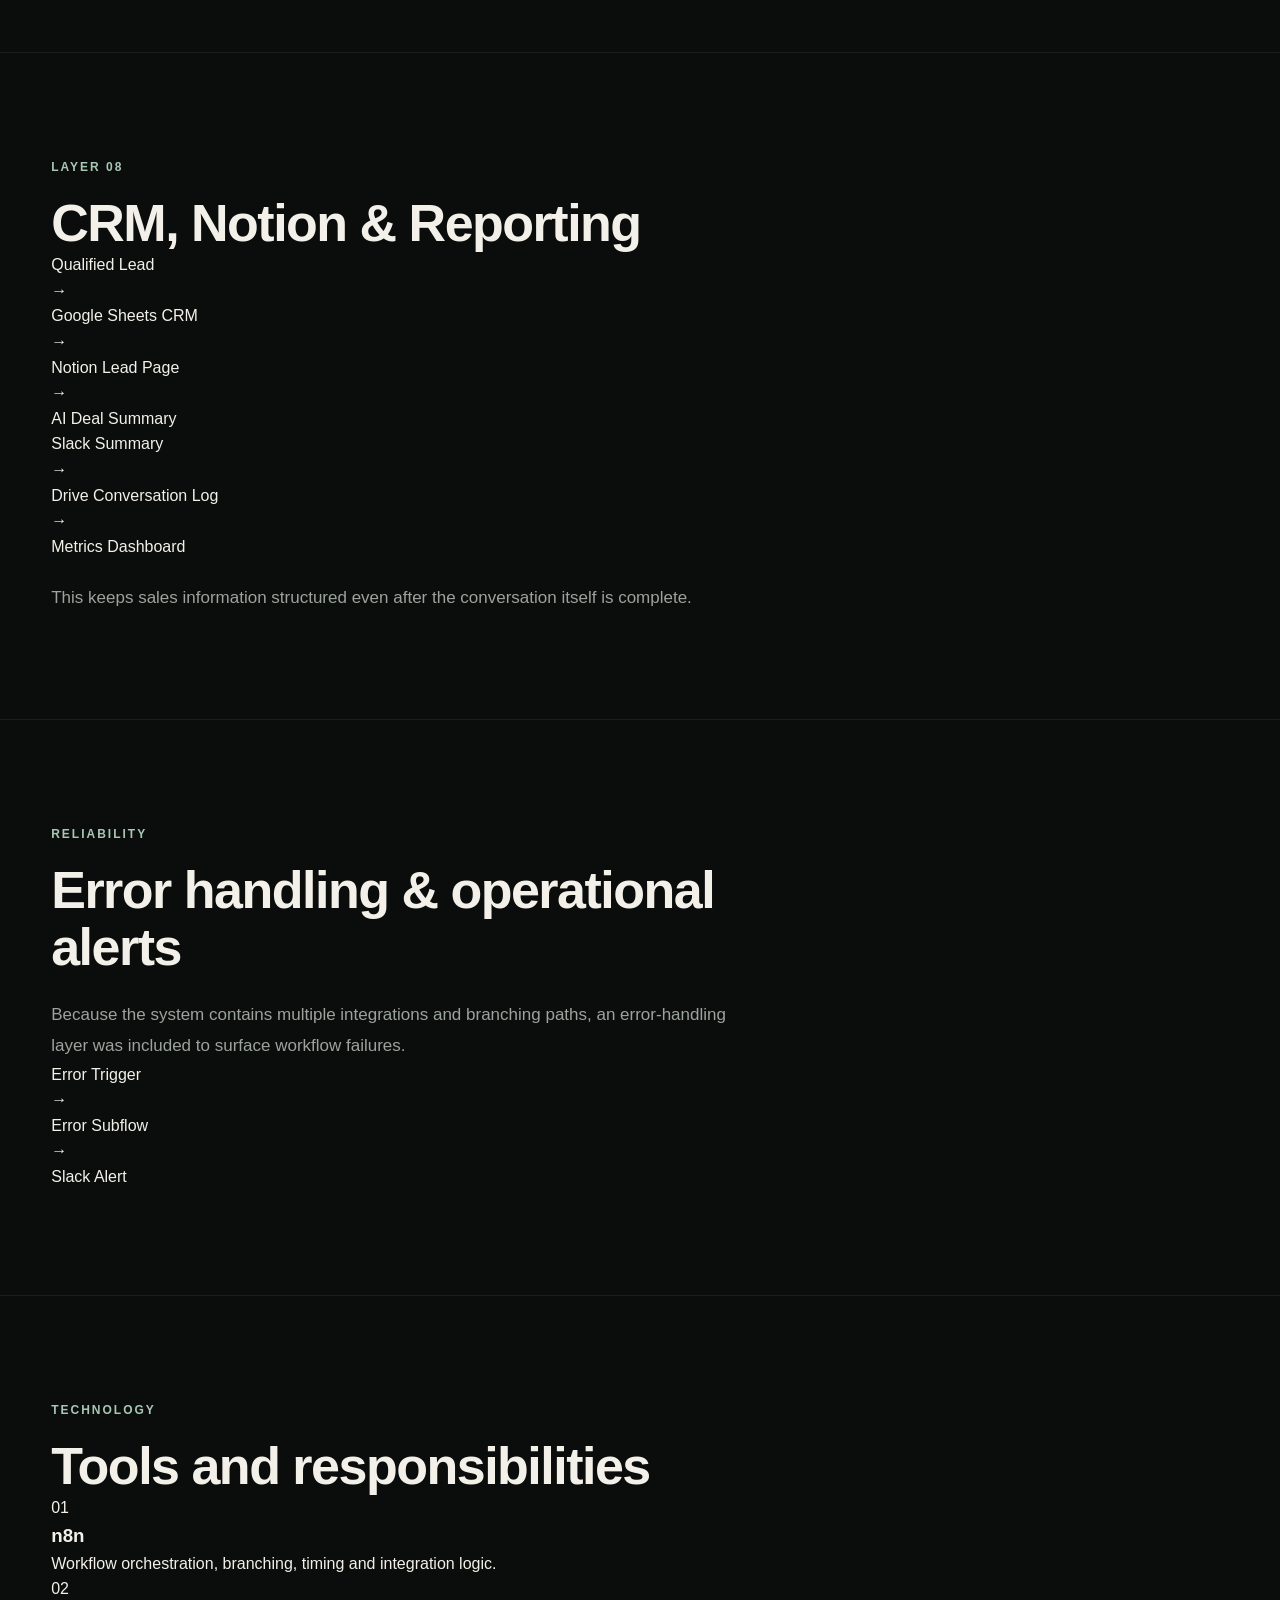
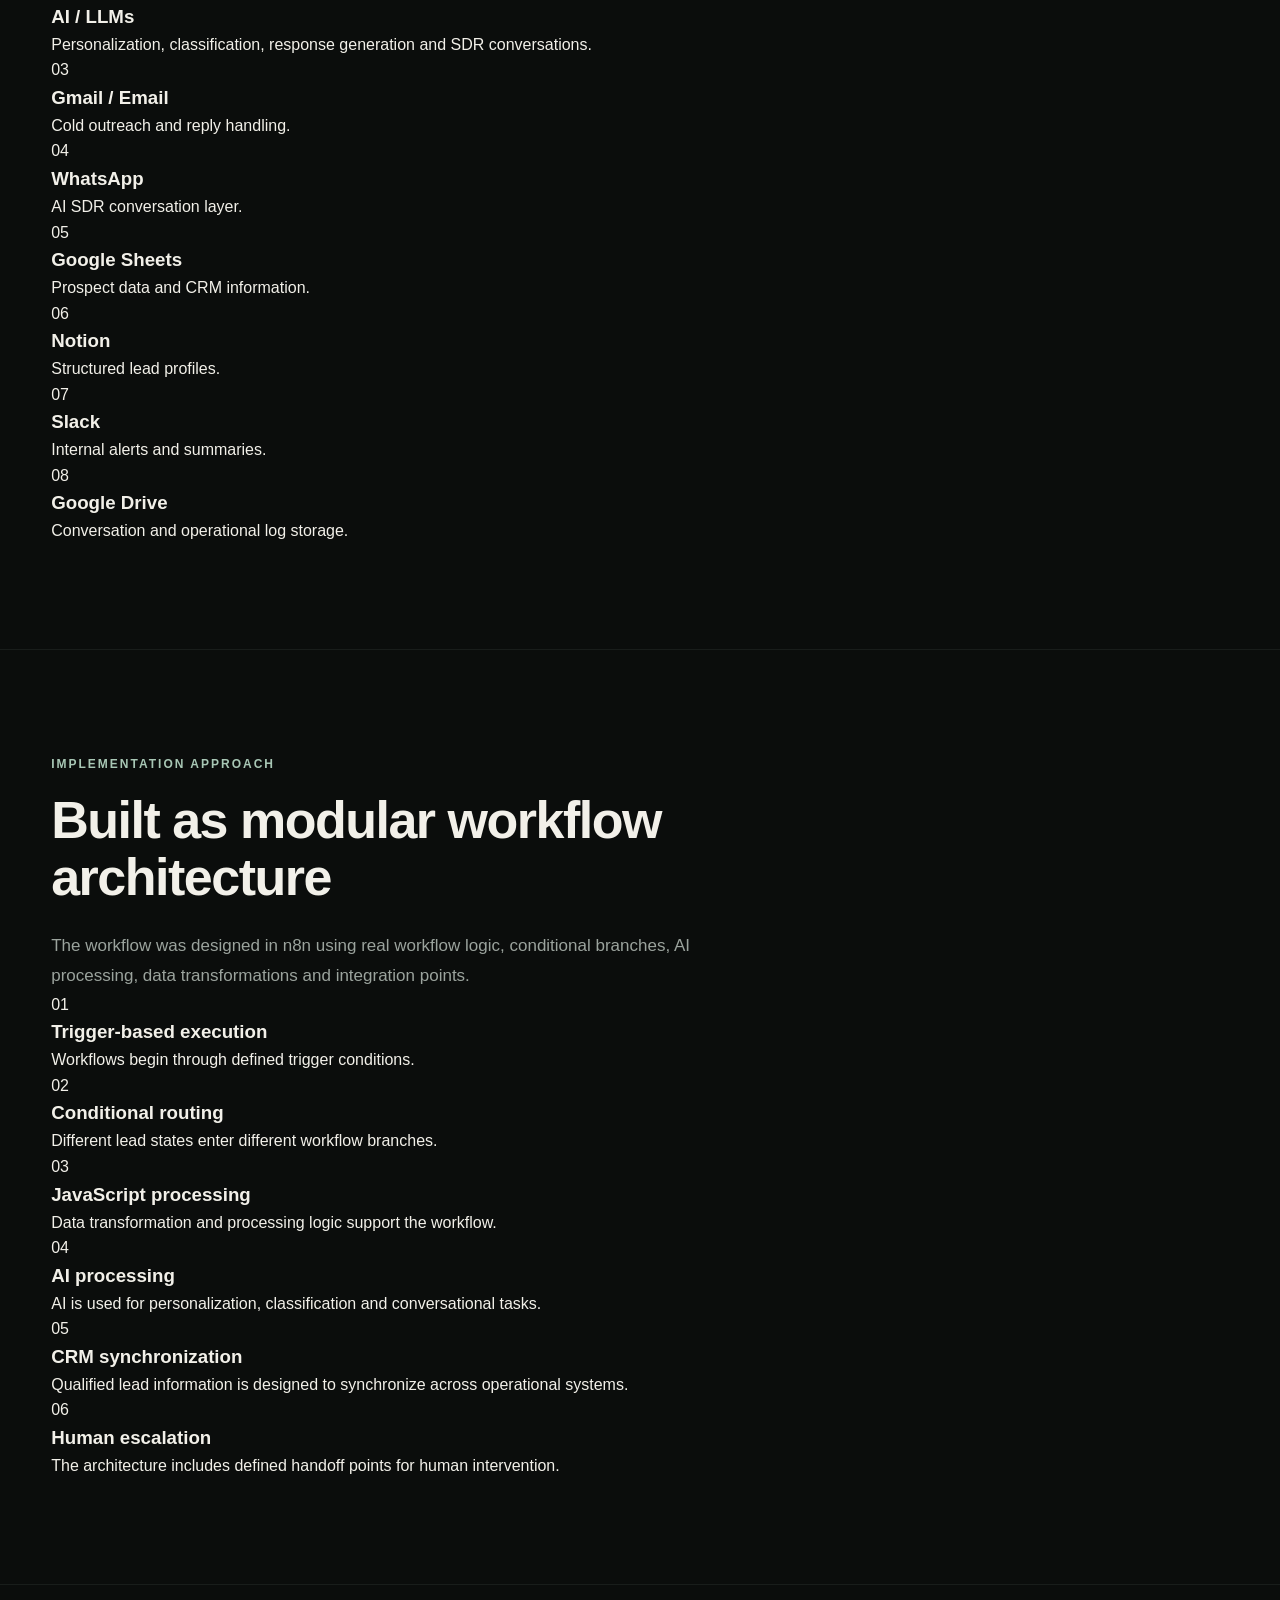
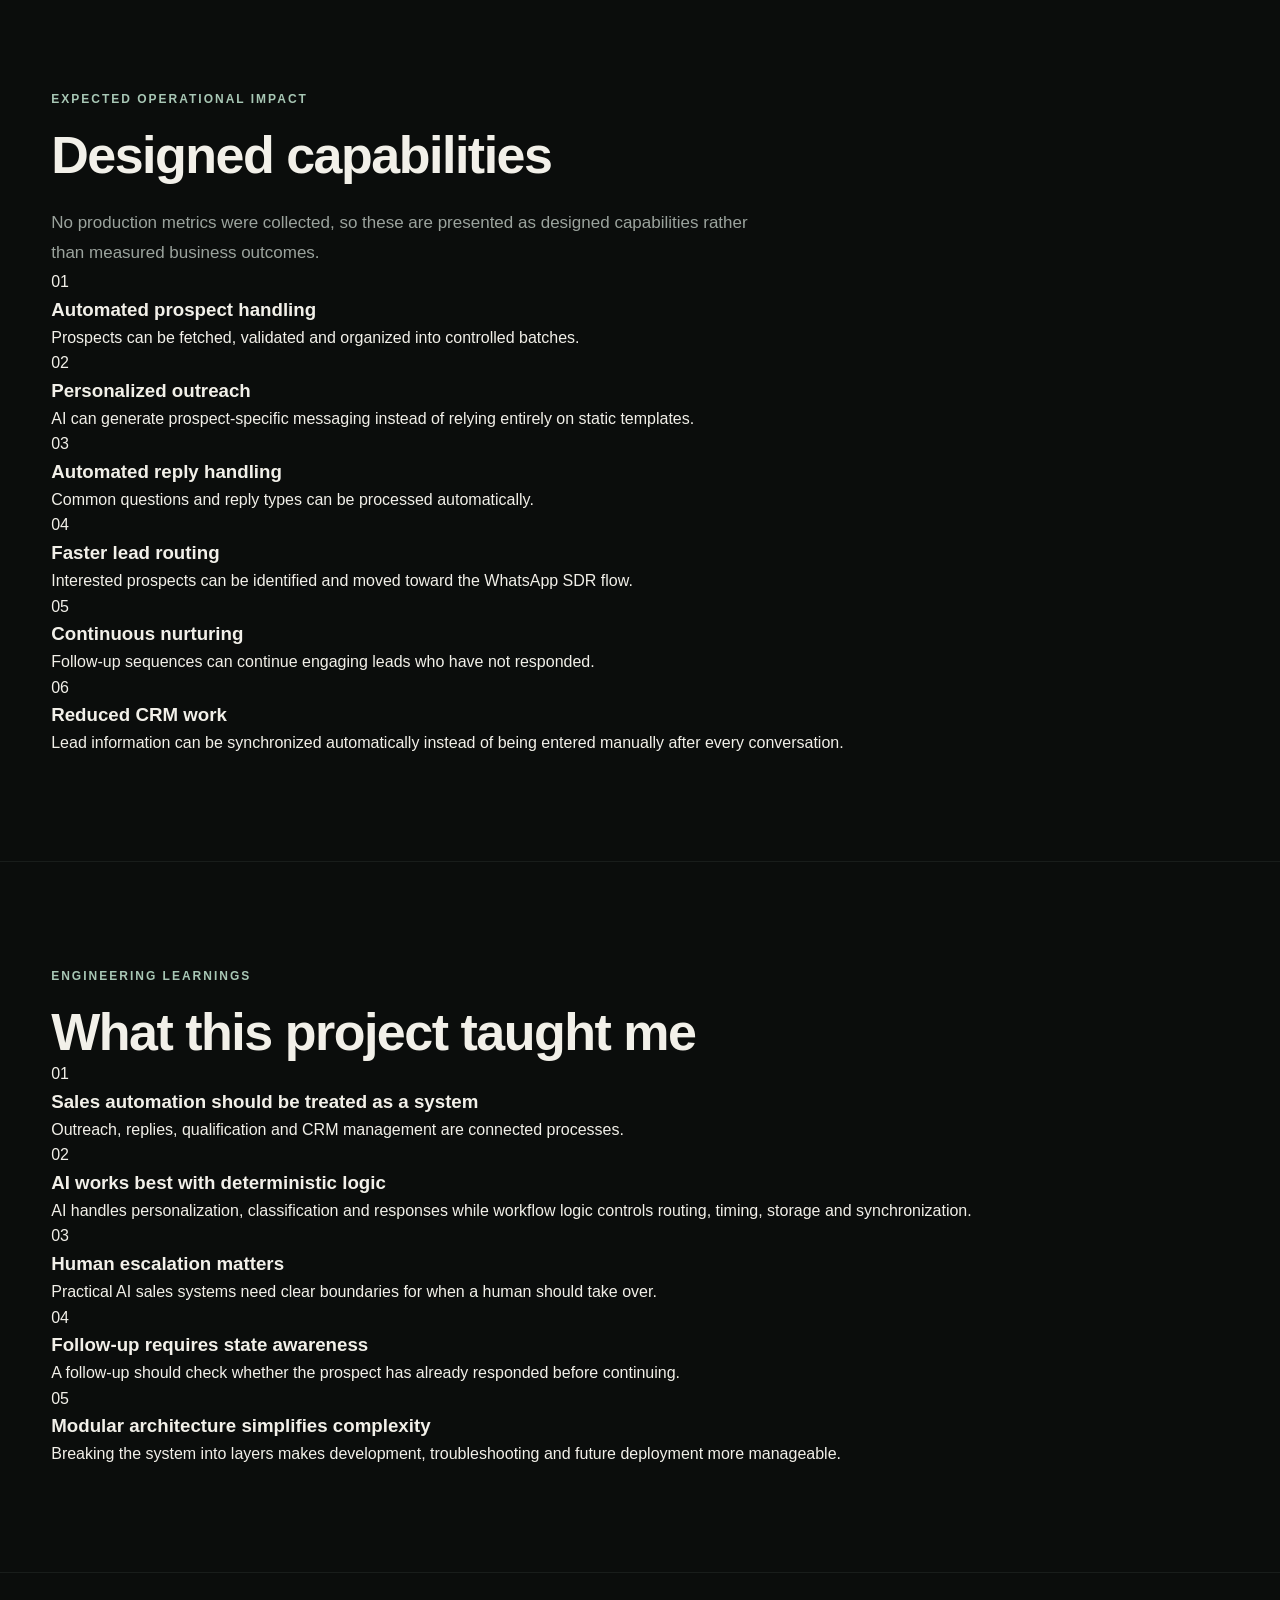
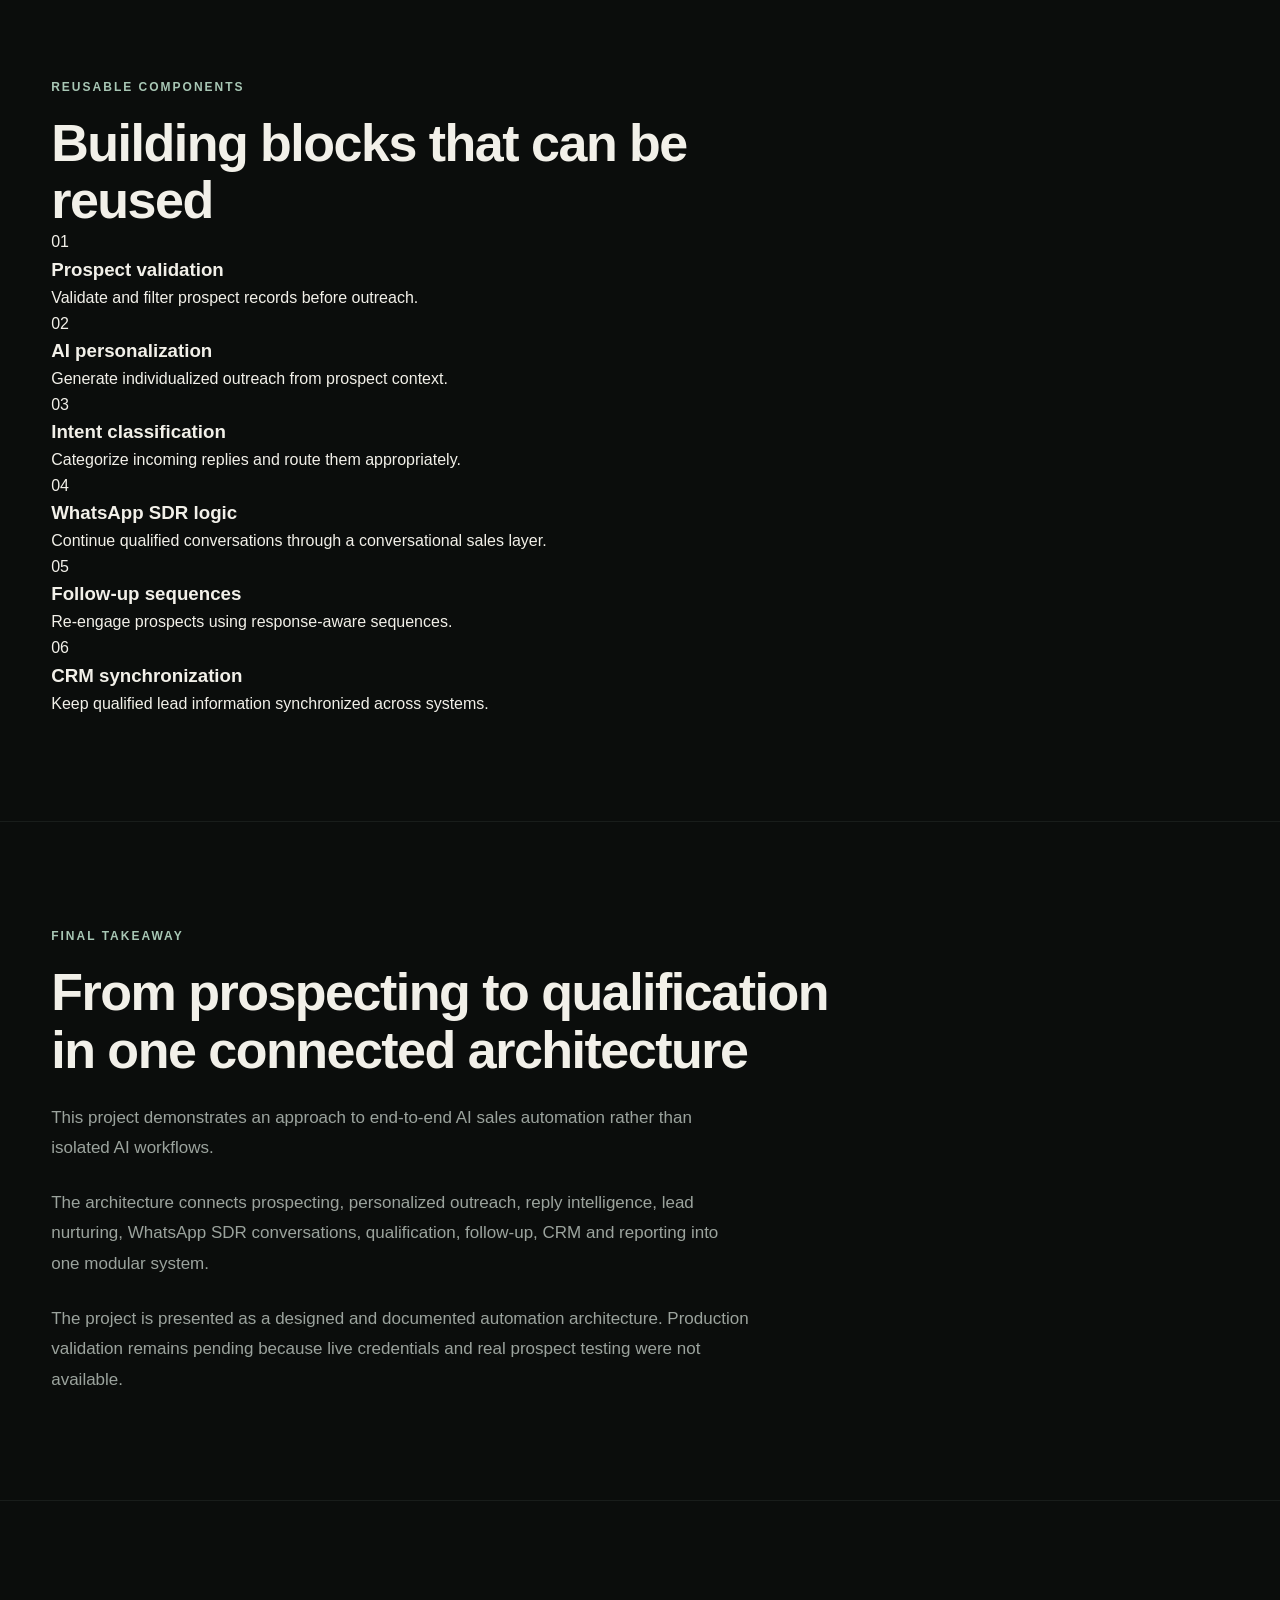
<file: case-study-03.html>
<!DOCTYPE html>
<html lang="en">

<head>
    <meta charset="UTF-8">

    <meta
        name="viewport"
        content="width=device-width, initial-scale=1.0"
    >

    <title>
        Case Study 03 | AI Marketing Outreach & WhatsApp SDR
    </title>

    <link rel="stylesheet" href="../style.css">
</head>


<body>


    <!-- =========================
         NAVIGATION
    ========================== -->

    <nav class="navbar">

        <div class="nav-container">

            <a href="../index.html" class="logo">
                Priyansh
            </a>

            <div class="nav-links">

                <a href="../index.html">
                    Home
                </a>

                <a href="../index.html#projects">
                    Projects
                </a>

                <a href="../index.html#case-studies">
                    Case Studies
                </a>

                <a href="../index.html#contact">
                    Contact
                </a>

            </div>

        </div>

    </nav>



    <!-- =========================
         HERO
    ========================== -->

    <main>

        <section class="case-study-hero section">

            <div class="section-container">

                <p class="section-label">
                    CASE STUDY 03
                </p>

                <h1>
                    AI Marketing Outreach,
                    Lead Nurturing & WhatsApp SDR Engine
                </h1>

                <p class="section-description">
                    An end-to-end AI sales automation architecture
                    designed to connect prospecting, personalized
                    outreach, reply intelligence, lead nurturing,
                    WhatsApp-based AI SDR conversations,
                    qualification, follow-ups, CRM synchronization
                    and reporting.
                </p>


                <div class="hero-stack">

                    <span>n8n</span>
                    <span>AI / LLMs</span>
                    <span>Gmail</span>
                    <span>WhatsApp</span>
                    <span>Google Sheets</span>
                    <span>Notion</span>
                    <span>Slack</span>
                    <span>Google Drive</span>

                </div>


                <div class="case-meta">

                    <div>
                        <strong>Role</strong>
                        <span>
                            AI Automation Engineer / System Designer
                        </span>
                    </div>

                    <div>
                        <strong>Project Type</strong>
                        <span>
                            AI Sales & Marketing Automation
                        </span>
                    </div>

                    <div>
                        <strong>Architecture</strong>
                        <span>
                            50+ Nodes / Multi-Layer Workflow
                        </span>
                    </div>

                    <div>
                        <strong>Status</strong>
                        <span>
                            Designed & Documented
                        </span>
                    </div>

                </div>

            </div>

        </section>



        <!-- =========================
             PROJECT SNAPSHOT
        ========================== -->

        <section class="section">

            <div class="section-container">

                <p class="section-label">
                    PROJECT SNAPSHOT
                </p>

                <h2>
                    Connecting the complete sales-development funnel
                </h2>

                <p class="section-description">
                    The system was designed as a connected sales
                    automation architecture instead of a collection
                    of isolated workflows.
                </p>


                <div class="workflow-flow">

                    <div>
                        Prospect
                    </div>

                    <span>→</span>

                    <div>
                        Outreach
                    </div>

                    <span>→</span>

                    <div>
                        Reply
                    </div>

                    <span>→</span>

                    <div>
                        Classification
                    </div>

                    <span>→</span>

                    <div>
                        Nurturing
                    </div>

                </div>


                <div class="workflow-flow">

                    <div>
                        WhatsApp SDR
                    </div>

                    <span>→</span>

                    <div>
                        Qualification
                    </div>

                    <span>→</span>

                    <div>
                        Follow-up
                    </div>

                    <span>→</span>

                    <div>
                        CRM
                    </div>

                    <span>→</span>

                    <div>
                        Reporting
                    </div>

                </div>

            </div>

        </section>



        <!-- =========================
             STATUS
        ========================== -->

        <section class="section">

            <div class="section-container">

                <p class="section-label">
                    PROJECT STATUS
                </p>

                <h2>
                    Designed as a complete architecture,
                    not presented as a production deployment
                </h2>

                <p class="section-description">
                    The complete workflow logic and architecture
                    were designed in n8n using realistic business
                    logic, AI processing, branching, data
                    synchronization and integration points.
                </p>

                <p class="section-description">
                    The project was built with mock credentials
                    because production credentials and paid service
                    access were not available for live testing.
                </p>


                <div class="results-grid">

                    <div class="result-card">

                        <strong>
                            50+
                        </strong>

                        <span>
                            Workflow nodes
                        </span>

                    </div>


                    <div class="result-card">

                        <strong>
                            8
                        </strong>

                        <span>
                            Functional architecture layers
                        </span>

                    </div>


                    <div class="result-card">

                        <strong>
                            0
                        </strong>

                        <span>
                            Production tests claimed
                        </span>

                    </div>

                </div>

            </div>

        </section>



        <!-- =========================
             BUSINESS PROBLEM
        ========================== -->

        <section class="section">

            <div class="section-container">

                <p class="section-label">
                    THE PROBLEM
                </p>

                <h2>
                    Outbound sales contains many connected
                    manual processes
                </h2>

                <p class="section-description">
                    Manual outbound sales can involve finding
                    prospects, researching them, writing messages,
                    sending outreach, monitoring replies,
                    understanding intent, following up,
                    qualifying leads and updating CRM records.
                </p>


                <div class="workflow-flow">

                    <div>
                        Find Prospects
                    </div>

                    <span>→</span>

                    <div>
                        Research
                    </div>

                    <span>→</span>

                    <div>
                        Outreach
                    </div>

                    <span>→</span>

                    <div>
                        Replies
                    </div>

                    <span>→</span>

                    <div>
                        Qualification
                    </div>

                    <span>→</span>

                    <div>
                        CRM
                    </div>

                </div>


                <p class="section-description">
                    Different replies also require different actions:
                    interested prospects, pricing questions, general
                    questions, people requesting more information,
                    uninterested prospects and spam should not all
                    receive the same response.
                </p>

            </div>

        </section>



        <!-- =========================
             ARCHITECTURE
        ========================== -->

        <section class="section">

            <div class="section-container">

                <p class="section-label">
                    HIGH-LEVEL ARCHITECTURE
                </p>

                <h2>
                    Eight connected layers
                </h2>


                <div class="case-study-points">

                    <div class="case-point">

                        <span>01</span>

                        <div>

                            <h3>
                                Outreach Batch Engine
                            </h3>

                            <p>
                                Fetches, validates and organizes
                                prospects into controlled outreach
                                batches.
                            </p>

                        </div>

                    </div>


                    <div class="case-point">

                        <span>02</span>

                        <div>

                            <h3>
                                AI Email Personalization
                            </h3>

                            <p>
                                Generates prospect-specific subjects,
                                email bodies, business context and
                                structured HTML output.
                            </p>

                        </div>

                    </div>


                    <div class="case-point">

                        <span>03</span>

                        <div>

                            <h3>
                                Reply Listener & Preprocessing
                            </h3>

                            <p>
                                Detects campaign replies, filters
                                unrelated messages and prepares
                                responses for classification.
                            </p>

                        </div>

                    </div>


                    <div class="case-point">

                        <span>04</span>

                        <div>

                            <h3>
                                AI Reply Classification
                            </h3>

                            <p>
                                Determines whether a reply represents
                                interest, pricing questions, general
                                questions, rejection, spam or another
                                relevant intent.
                            </p>

                        </div>

                    </div>


                    <div class="case-point">

                        <span>05</span>

                        <div>

                            <h3>
                                WhatsApp Handoff
                            </h3>

                            <p>
                                Moves meaningful warm leads from
                                email conversations toward a
                                WhatsApp-based sales interaction.
                            </p>

                        </div>

                    </div>


                    <div class="case-point">

                        <span>06</span>

                        <div>

                            <h3>
                                AI WhatsApp SDR
                            </h3>

                            <p>
                                Handles multi-turn conversations,
                                requirements, questions, objections
                                and lead qualification.
                            </p>

                        </div>

                    </div>


                    <div class="case-point">

                        <span>07</span>

                        <div>

                            <h3>
                                Follow-up Engine
                            </h3>

                            <p>
                                Re-engages prospects who have not
                                responded while checking lead state
                                before continuing.
                            </p>

                        </div>

                    </div>


                    <div class="case-point">

                        <span>08</span>

                        <div>

                            <h3>
                                CRM & Reporting
                            </h3>

                            <p>
                                Synchronizes qualified leads,
                                deal summaries, operational records
                                and reporting information.
                            </p>

                        </div>

                    </div>

                </div>

            </div>

        </section>



        <!-- =========================
             WORKFLOW SCREENSHOT
        ========================== -->

        <section class="section">

            <div class="section-container">

                <p class="section-label">
                    WORKFLOW ARCHITECTURE
                </p>

                <h2>
                    50+ node n8n sales automation
                </h2>

                <p class="section-description">
                    The architecture connects outreach, AI processing,
                    branching, WhatsApp conversations, follow-ups,
                    CRM synchronization and reporting.
                </p>


                <div class="case-study-image">

                    <div class="image-placeholder">
                        WORKFLOW SCREENSHOT
                    </div>

                </div>

            </div>

        </section>



        <!-- =========================
             OUTREACH ENGINE
        ========================== -->

        <section class="section">

            <div class="section-container">

                <p class="section-label">
                    LAYER 01
                </p>

                <h2>
                    Outreach Batch Engine
                </h2>

                <p class="section-description">
                    The first layer prepares the prospect pipeline
                    before outreach begins.
                </p>


                <div class="workflow-flow">

                    <div>
                        Schedule Trigger
                    </div>

                    <span>→</span>

                    <div>
                        Prospect Fetch
                    </div>

                    <span>→</span>

                    <div>
                        Validation
                    </div>

                    <span>→</span>

                    <div>
                        Batch Preparation
                    </div>

                    <span>→</span>

                    <div>
                        Batch Metadata
                    </div>

                </div>


                <p class="section-description">
                    Controlled batching provides better visibility
                    over campaign runs and outreach volume.
                </p>

            </div>

        </section>



        <!-- =========================
             AI PERSONALIZATION
        ========================== -->

        <section class="section">

            <div class="section-container">

                <p class="section-label">
                    LAYER 02
                </p>

                <h2>
                    AI Email Personalization
                </h2>

                <p class="section-description">
                    Instead of relying on one generic message,
                    the architecture uses prospect-specific
                    information to generate personalized outreach.
                </p>


                <div class="case-study-points">

                    <div class="case-point">

                        <span>01</span>

                        <div>

                            <h3>
                                Personalized subject
                            </h3>

                            <p>
                                AI generates a prospect-specific
                                email subject.
                            </p>

                        </div>

                    </div>


                    <div class="case-point">

                        <span>02</span>

                        <div>

                            <h3>
                                Personalized email body
                            </h3>

                            <p>
                                The body is generated using relevant
                                prospect and business context.
                            </p>

                        </div>

                    </div>


                    <div class="case-point">

                        <span>03</span>

                        <div>

                            <h3>
                                Structured HTML
                            </h3>

                            <p>
                                The generated content can be passed
                                into the email delivery layer in
                                structured HTML format.
                            </p>

                        </div>

                    </div>

                </div>

            </div>

        </section>



        <!-- =========================
             REPLY INTELLIGENCE
        ========================== -->

        <section class="section">

            <div class="section-container">

                <p class="section-label">
                    LAYERS 03–04
                </p>

                <h2>
                    Reply Intelligence & Routing
                </h2>

                <p class="section-description">
                    The system does not stop after sending the first
                    email. It listens for replies and uses AI to
                    determine what the prospect actually means.
                </p>


                <div class="workflow-flow">

                    <div>
                        Incoming Reply
                    </div>

                    <span>→</span>

                    <div>
                        Preprocess
                    </div>

                    <span>→</span>

                    <div>
                        AI Classification
                    </div>

                </div>


                <div class="case-study-points">

                    <div class="case-point">

                        <span>01</span>

                        <div>

                            <h3>
                                Interested
                            </h3>

                            <p>
                                Route toward warm-lead handling
                                and WhatsApp handoff.
                            </p>

                        </div>

                    </div>


                    <div class="case-point">

                        <span>02</span>

                        <div>

                            <h3>
                                Pricing question
                            </h3>

                            <p>
                                Generate an appropriate AI-assisted
                                response.
                            </p>

                        </div>

                    </div>


                    <div class="case-point">

                        <span>03</span>

                        <div>

                            <h3>
                                General question
                            </h3>

                            <p>
                                Provide a context-aware response
                                through the AI response layer.
                            </p>

                        </div>

                    </div>


                    <div class="case-point">

                        <span>04</span>

                        <div>

                            <h3>
                                Not interested / Spam
                            </h3>

                            <p>
                                Close, track or separate the
                                conversation appropriately.
                            </p>

                        </div>

                    </div>

                </div>

            </div>

        </section>



        <!-- =========================
             WHATSAPP SDR
        ========================== -->

        <section class="section">

            <div class="section-container">

                <p class="section-label">
                    LAYER 05–06
                </p>

                <h2>
                    AI WhatsApp SDR
                </h2>

                <p class="section-description">
                    Meaningfully interested prospects can be moved
                    from cold email into a more conversational
                    WhatsApp sales environment.
                </p>


                <div class="workflow-flow">

                    <div>
                        Email Interest
                    </div>

                    <span>→</span>

                    <div>
                        WhatsApp Handoff
                    </div>

                    <span>→</span>

                    <div>
                        Requirement
                    </div>

                    <span>→</span>

                    <div>
                        Questions
                    </div>

                    <span>→</span>

                    <div>
                        Objections
                    </div>

                    <span>→</span>

                    <div>
                        Qualification
                    </div>

                </div>


                <p class="section-description">
                    The architecture was designed for multi-turn
                    conversations rather than simply sending
                    predefined messages.
                </p>


                <p class="section-description">
                    Human escalation remains available when the
                    conversation requires manual involvement.
                </p>

            </div>

        </section>



        <!-- =========================
             QUALIFICATION
        ========================== -->

        <section class="section">

            <div class="section-container">

                <p class="section-label">
                    LEAD QUALIFICATION
                </p>

                <h2>
                    Structured qualification instead of
                    treating every interested lead equally
                </h2>

                <p class="section-description">
                    The architecture includes a qualification
                    mechanism such as FitScore to provide a
                    structured signal based on predefined criteria.
                </p>


                <div class="workflow-flow">

                    <div>
                        Higher-Fit
                    </div>

                    <span>→</span>

                    <div>
                        Priority
                    </div>

                    <span>or</span>

                    <div>
                        Additional Nurturing
                    </div>

                    <span>or</span>

                    <div>
                        Human Review
                    </div>

                </div>


                <p class="section-description">
                    The purpose is to support prioritization,
                    not replace human sales judgment.
                </p>

            </div>

        </section>



        <!-- =========================
             FOLLOW-UP
        ========================== -->

        <section class="section">

            <div class="section-container">

                <p class="section-label">
                    LAYER 07
                </p>

                <h2>
                    State-aware automated follow-up
                </h2>

                <p class="section-description">
                    Follow-ups are designed to check whether a
                    prospect has already responded before another
                    message is sent.
                </p>


                <div class="workflow-flow">

                    <div>
                        Initial Outreach
                    </div>

                    <span>→</span>

                    <div>
                        Wait
                    </div>

                    <span>→</span>

                    <div>
                        Check Reply
                    </div>

                    <span>→</span>

                    <div>
                        Follow-up 1
                    </div>

                    <span>→</span>

                    <div>
                        Check Reply
                    </div>

                    <span>→</span>

                    <div>
                        Follow-up 2
                    </div>

                </div>


                <p class="section-description">
                    This prevents follow-ups from being sent blindly
                    after a prospect has already replied.
                </p>

            </div>

        </section>



        <!-- =========================
             HUMAN ESCALATION
        ========================== -->

        <section class="section">

            <div class="section-container">

                <p class="section-label">
                    HUMAN-IN-THE-LOOP
                </p>

                <h2>
                    AI handles repetition,
                    humans handle exceptions
                </h2>

                <p class="section-description">
                    The architecture was deliberately not designed
                    around the assumption that AI should handle
                    every situation.
                </p>


                <div class="case-study-points">

                    <div class="case-point">

                        <span>01</span>

                        <div>

                            <h3>
                                Complex objections
                            </h3>

                            <p>
                                Conversations that require deeper
                                sales judgment can be escalated.
                            </p>

                        </div>

                    </div>


                    <div class="case-point">

                        <span>02</span>

                        <div>

                            <h3>
                                High-value prospects
                            </h3>

                            <p>
                                Important opportunities can be routed
                                to a human representative.
                            </p>

                        </div>

                    </div>


                    <div class="case-point">

                        <span>03</span>

                        <div>

                            <h3>
                                Sensitive questions
                            </h3>

                            <p>
                                Situations outside the AI's defined
                                scope can be escalated.
                            </p>

                        </div>

                    </div>


                    <div class="case-point">

                        <span>04</span>

                        <div>

                            <h3>
                                Direct sales involvement
                            </h3>

                            <p>
                                The workflow can hand conversations
                                to a human whenever direct involvement
                                is required.
                            </p>

                        </div>

                    </div>

                </div>

            </div>

        </section>



        <!-- =========================
             CRM & REPORTING
        ========================== -->

        <section class="section">

            <div class="section-container">

                <p class="section-label">
                    LAYER 08
                </p>

                <h2>
                    CRM, Notion & Reporting
                </h2>

                <div class="workflow-flow">

                    <div>
                        Qualified Lead
                    </div>

                    <span>→</span>

                    <div>
                        Google Sheets CRM
                    </div>

                    <span>→</span>

                    <div>
                        Notion Lead Page
                    </div>

                    <span>→</span>

                    <div>
                        AI Deal Summary
                    </div>

                </div>


                <div class="workflow-flow">

                    <div>
                        Slack Summary
                    </div>

                    <span>→</span>

                    <div>
                        Drive Conversation Log
                    </div>

                    <span>→</span>

                    <div>
                        Metrics Dashboard
                    </div>

                </div>


                <p class="section-description">
                    This keeps sales information structured even
                    after the conversation itself is complete.
                </p>

            </div>

        </section>



        <!-- =========================
             ERROR HANDLING
        ========================== -->

        <section class="section">

            <div class="section-container">

                <p class="section-label">
                    RELIABILITY
                </p>

                <h2>
                    Error handling & operational alerts
                </h2>

                <p class="section-description">
                    Because the system contains multiple integrations
                    and branching paths, an error-handling layer was
                    included to surface workflow failures.
                </p>


                <div class="workflow-flow">

                    <div>
                        Error Trigger
                    </div>

                    <span>→</span>

                    <div>
                        Error Subflow
                    </div>

                    <span>→</span>

                    <div>
                        Slack Alert
                    </div>

                </div>

            </div>

        </section>



        <!-- =========================
             TECHNOLOGY
        ========================== -->

        <section class="section">

            <div class="section-container">

                <p class="section-label">
                    TECHNOLOGY
                </p>

                <h2>
                    Tools and responsibilities
                </h2>


                <div class="case-study-points">

                    <div class="case-point">

                        <span>01</span>

                        <div>

                            <h3>
                                n8n
                            </h3>

                            <p>
                                Workflow orchestration, branching,
                                timing and integration logic.
                            </p>

                        </div>

                    </div>


                    <div class="case-point">

                        <span>02</span>

                        <div>

                            <h3>
                                AI / LLMs
                            </h3>

                            <p>
                                Personalization, classification,
                                response generation and SDR conversations.
                            </p>

                        </div>

                    </div>


                    <div class="case-point">

                        <span>03</span>

                        <div>

                            <h3>
                                Gmail / Email
                            </h3>

                            <p>
                                Cold outreach and reply handling.
                            </p>

                        </div>

                    </div>


                    <div class="case-point">

                        <span>04</span>

                        <div>

                            <h3>
                                WhatsApp
                            </h3>

                            <p>
                                AI SDR conversation layer.
                            </p>

                        </div>

                    </div>


                    <div class="case-point">

                        <span>05</span>

                        <div>

                            <h3>
                                Google Sheets
                            </h3>

                            <p>
                                Prospect data and CRM information.
                            </p>

                        </div>

                    </div>


                    <div class="case-point">

                        <span>06</span>

                        <div>

                            <h3>
                                Notion
                            </h3>

                            <p>
                                Structured lead profiles.
                            </p>

                        </div>

                    </div>


                    <div class="case-point">

                        <span>07</span>

                        <div>

                            <h3>
                                Slack
                            </h3>

                            <p>
                                Internal alerts and summaries.
                            </p>

                        </div>

                    </div>


                    <div class="case-point">

                        <span>08</span>

                        <div>

                            <h3>
                                Google Drive
                            </h3>

                            <p>
                                Conversation and operational log storage.
                            </p>

                        </div>

                    </div>

                </div>

            </div>

        </section>



        <!-- =========================
             IMPLEMENTATION
        ========================== -->

        <section class="section">

            <div class="section-container">

                <p class="section-label">
                    IMPLEMENTATION APPROACH
                </p>

                <h2>
                    Built as modular workflow architecture
                </h2>

                <p class="section-description">
                    The workflow was designed in n8n using real
                    workflow logic, conditional branches,
                    AI processing, data transformations and
                    integration points.
                </p>


                <div class="case-study-points">

                    <div class="case-point">

                        <span>01</span>

                        <div>

                            <h3>
                                Trigger-based execution
                            </h3>

                            <p>
                                Workflows begin through defined
                                trigger conditions.
                            </p>

                        </div>

                    </div>


                    <div class="case-point">

                        <span>02</span>

                        <div>

                            <h3>
                                Conditional routing
                            </h3>

                            <p>
                                Different lead states enter different
                                workflow branches.
                            </p>

                        </div>

                    </div>


                    <div class="case-point">

                        <span>03</span>

                        <div>

                            <h3>
                                JavaScript processing
                            </h3>

                            <p>
                                Data transformation and processing
                                logic support the workflow.
                            </p>

                        </div>

                    </div>


                    <div class="case-point">

                        <span>04</span>

                        <div>

                            <h3>
                                AI processing
                            </h3>

                            <p>
                                AI is used for personalization,
                                classification and conversational tasks.
                            </p>

                        </div>

                    </div>


                    <div class="case-point">

                        <span>05</span>

                        <div>

                            <h3>
                                CRM synchronization
                            </h3>

                            <p>
                                Qualified lead information is designed
                                to synchronize across operational systems.
                            </p>

                        </div>

                    </div>


                    <div class="case-point">

                        <span>06</span>

                        <div>

                            <h3>
                                Human escalation
                            </h3>

                            <p>
                                The architecture includes defined
                                handoff points for human intervention.
                            </p>

                        </div>

                    </div>

                </div>

            </div>

        </section>



        <!-- =========================
             EXPECTED IMPACT
        ========================== -->

        <section class="section">

            <div class="section-container">

                <p class="section-label">
                    EXPECTED OPERATIONAL IMPACT
                </p>

                <h2>
                    Designed capabilities
                </h2>

                <p class="section-description">
                    No production metrics were collected, so these
                    are presented as designed capabilities rather
                    than measured business outcomes.
                </p>


                <div class="case-study-points">

                    <div class="case-point">

                        <span>01</span>

                        <div>

                            <h3>
                                Automated prospect handling
                            </h3>

                            <p>
                                Prospects can be fetched, validated
                                and organized into controlled batches.
                            </p>

                        </div>

                    </div>


                    <div class="case-point">

                        <span>02</span>

                        <div>

                            <h3>
                                Personalized outreach
                            </h3>

                            <p>
                                AI can generate prospect-specific
                                messaging instead of relying entirely
                                on static templates.
                            </p>

                        </div>

                    </div>


                    <div class="case-point">

                        <span>03</span>

                        <div>

                            <h3>
                                Automated reply handling
                            </h3>

                            <p>
                                Common questions and reply types can
                                be processed automatically.
                            </p>

                        </div>

                    </div>


                    <div class="case-point">

                        <span>04</span>

                        <div>

                            <h3>
                                Faster lead routing
                            </h3>

                            <p>
                                Interested prospects can be identified
                                and moved toward the WhatsApp SDR flow.
                            </p>

                        </div>

                    </div>


                    <div class="case-point">

                        <span>05</span>

                        <div>

                            <h3>
                                Continuous nurturing
                            </h3>

                            <p>
                                Follow-up sequences can continue engaging
                                leads who have not responded.
                            </p>

                        </div>

                    </div>


                    <div class="case-point">

                        <span>06</span>

                        <div>

                            <h3>
                                Reduced CRM work
                            </h3>

                            <p>
                                Lead information can be synchronized
                                automatically instead of being entered
                                manually after every conversation.
                            </p>

                        </div>

                    </div>

                </div>

            </div>

        </section>



        <!-- =========================
             LEARNINGS
        ========================== -->

        <section class="section">

            <div class="section-container">

                <p class="section-label">
                    ENGINEERING LEARNINGS
                </p>

                <h2>
                    What this project taught me
                </h2>


                <div class="case-study-points">

                    <div class="case-point">

                        <span>01</span>

                        <div>

                            <h3>
                                Sales automation should be treated as a system
                            </h3>

                            <p>
                                Outreach, replies, qualification and
                                CRM management are connected processes.
                            </p>

                        </div>

                    </div>


                    <div class="case-point">

                        <span>02</span>

                        <div>

                            <h3>
                                AI works best with deterministic logic
                            </h3>

                            <p>
                                AI handles personalization,
                                classification and responses while
                                workflow logic controls routing,
                                timing, storage and synchronization.
                            </p>

                        </div>

                    </div>


                    <div class="case-point">

                        <span>03</span>

                        <div>

                            <h3>
                                Human escalation matters
                            </h3>

                            <p>
                                Practical AI sales systems need clear
                                boundaries for when a human should
                                take over.
                            </p>

                        </div>

                    </div>


                    <div class="case-point">

                        <span>04</span>

                        <div>

                            <h3>
                                Follow-up requires state awareness
                            </h3>

                            <p>
                                A follow-up should check whether the
                                prospect has already responded before
                                continuing.
                            </p>

                        </div>

                    </div>


                    <div class="case-point">

                        <span>05</span>

                        <div>

                            <h3>
                                Modular architecture simplifies complexity
                            </h3>

                            <p>
                                Breaking the system into layers makes
                                development, troubleshooting and future
                                deployment more manageable.
                            </p>

                        </div>

                    </div>

                </div>

            </div>

        </section>



        <!-- =========================
             REUSABLE COMPONENTS
        ========================== -->

        <section class="section">

            <div class="section-container">

                <p class="section-label">
                    REUSABLE COMPONENTS
                </p>

                <h2>
                    Building blocks that can be reused
                </h2>


                <div class="case-study-points">

                    <div class="case-point">

                        <span>01</span>

                        <div>

                            <h3>
                                Prospect validation
                            </h3>

                            <p>
                                Validate and filter prospect records
                                before outreach.
                            </p>

                        </div>

                    </div>


                    <div class="case-point">

                        <span>02</span>

                        <div>

                            <h3>
                                AI personalization
                            </h3>

                            <p>
                                Generate individualized outreach
                                from prospect context.
                            </p>

                        </div>

                    </div>


                    <div class="case-point">

                        <span>03</span>

                        <div>

                            <h3>
                                Intent classification
                            </h3>

                            <p>
                                Categorize incoming replies and
                                route them appropriately.
                            </p>

                        </div>

                    </div>


                    <div class="case-point">

                        <span>04</span>

                        <div>

                            <h3>
                                WhatsApp SDR logic
                            </h3>

                            <p>
                                Continue qualified conversations
                                through a conversational sales layer.
                            </p>

                        </div>

                    </div>


                    <div class="case-point">

                        <span>05</span>

                        <div>

                            <h3>
                                Follow-up sequences
                            </h3>

                            <p>
                                Re-engage prospects using
                                response-aware sequences.
                            </p>

                        </div>

                    </div>


                    <div class="case-point">

                        <span>06</span>

                        <div>

                            <h3>
                                CRM synchronization
                            </h3>

                            <p>
                                Keep qualified lead information
                                synchronized across systems.
                            </p>

                        </div>

                    </div>

                </div>

            </div>

        </section>



        <!-- =========================
             FINAL TAKEAWAY
        ========================== -->

        <section class="section">

            <div class="section-container">

                <p class="section-label">
                    FINAL TAKEAWAY
                </p>

                <h2>
                    From prospecting to qualification
                    in one connected architecture
                </h2>

                <p class="section-description">
                    This project demonstrates an approach to
                    end-to-end AI sales automation rather than
                    isolated AI workflows.
                </p>

                <p class="section-description">
                    The architecture connects prospecting,
                    personalized outreach, reply intelligence,
                    lead nurturing, WhatsApp SDR conversations,
                    qualification, follow-up, CRM and reporting
                    into one modular system.
                </p>

                <p class="section-description">
                    The project is presented as a designed and
                    documented automation architecture. Production
                    validation remains pending because live
                    credentials and real prospect testing were
                    not available.
                </p>

            </div>

        </section>



        <!-- =========================
             BACK
        ========================== -->

        <section class="section">

            <div class="section-container">

                <a
                    href="../index.html#case-studies"
                    class="button secondary-button"
                >
                    ← Back to Case Studies
                </a>

            </div>

        </section>


    </main>



    <!-- =========================
         FOOTER
    ========================== -->

    <footer>

        © 2026 Priyansh. All rights reserved.

    </footer>


</body>

</html>
</file>
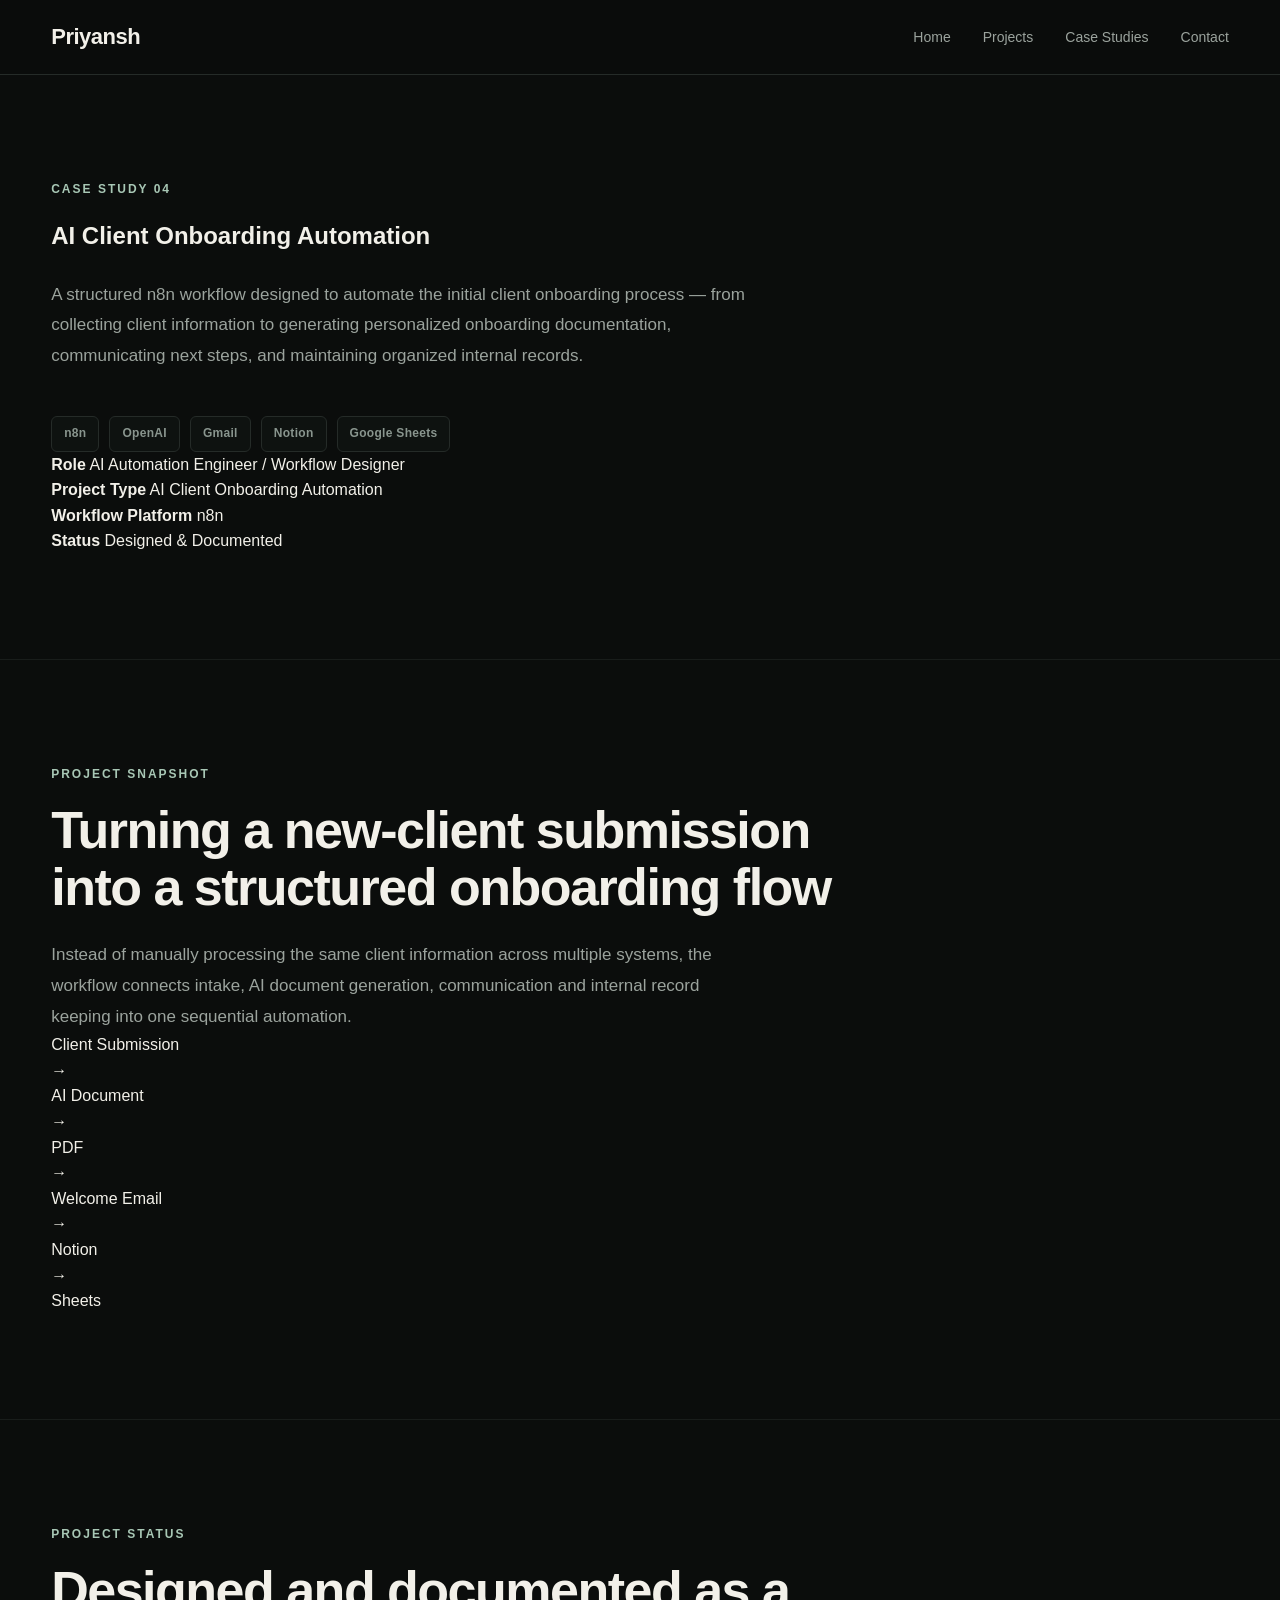
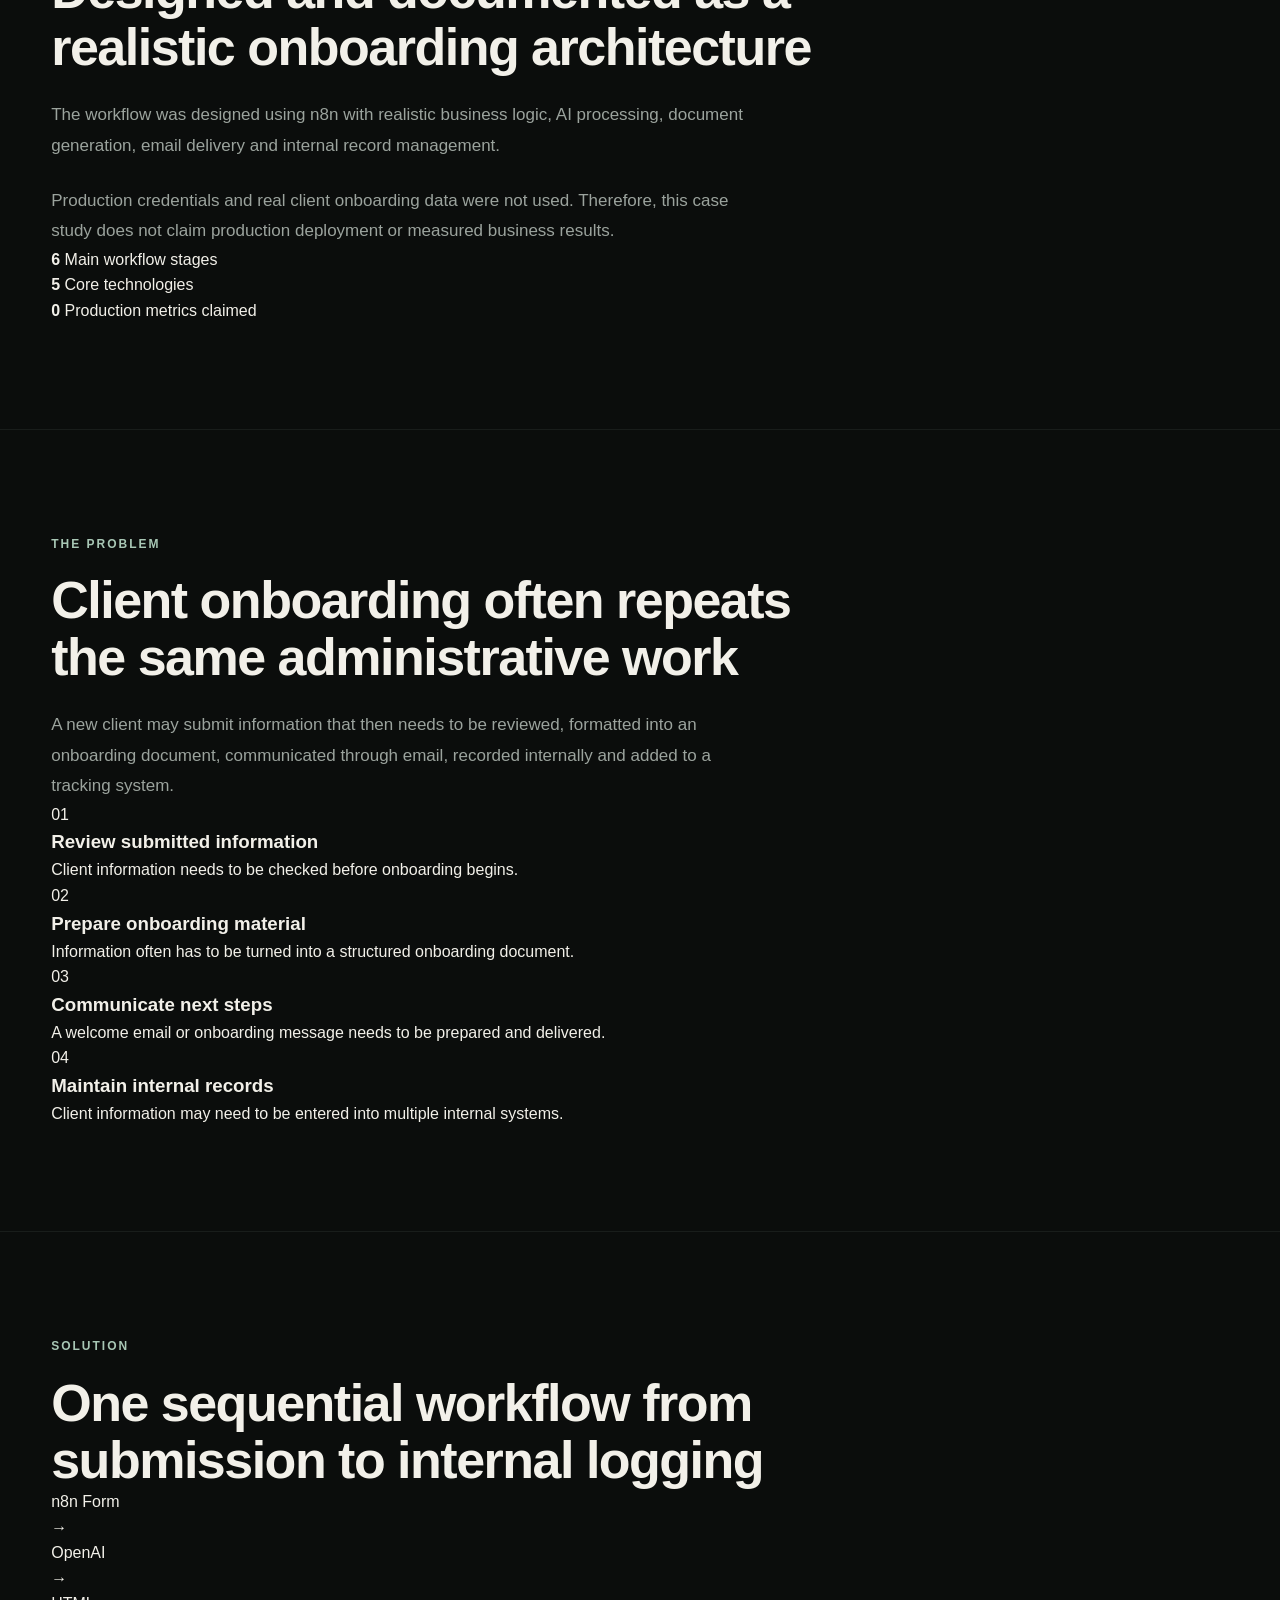
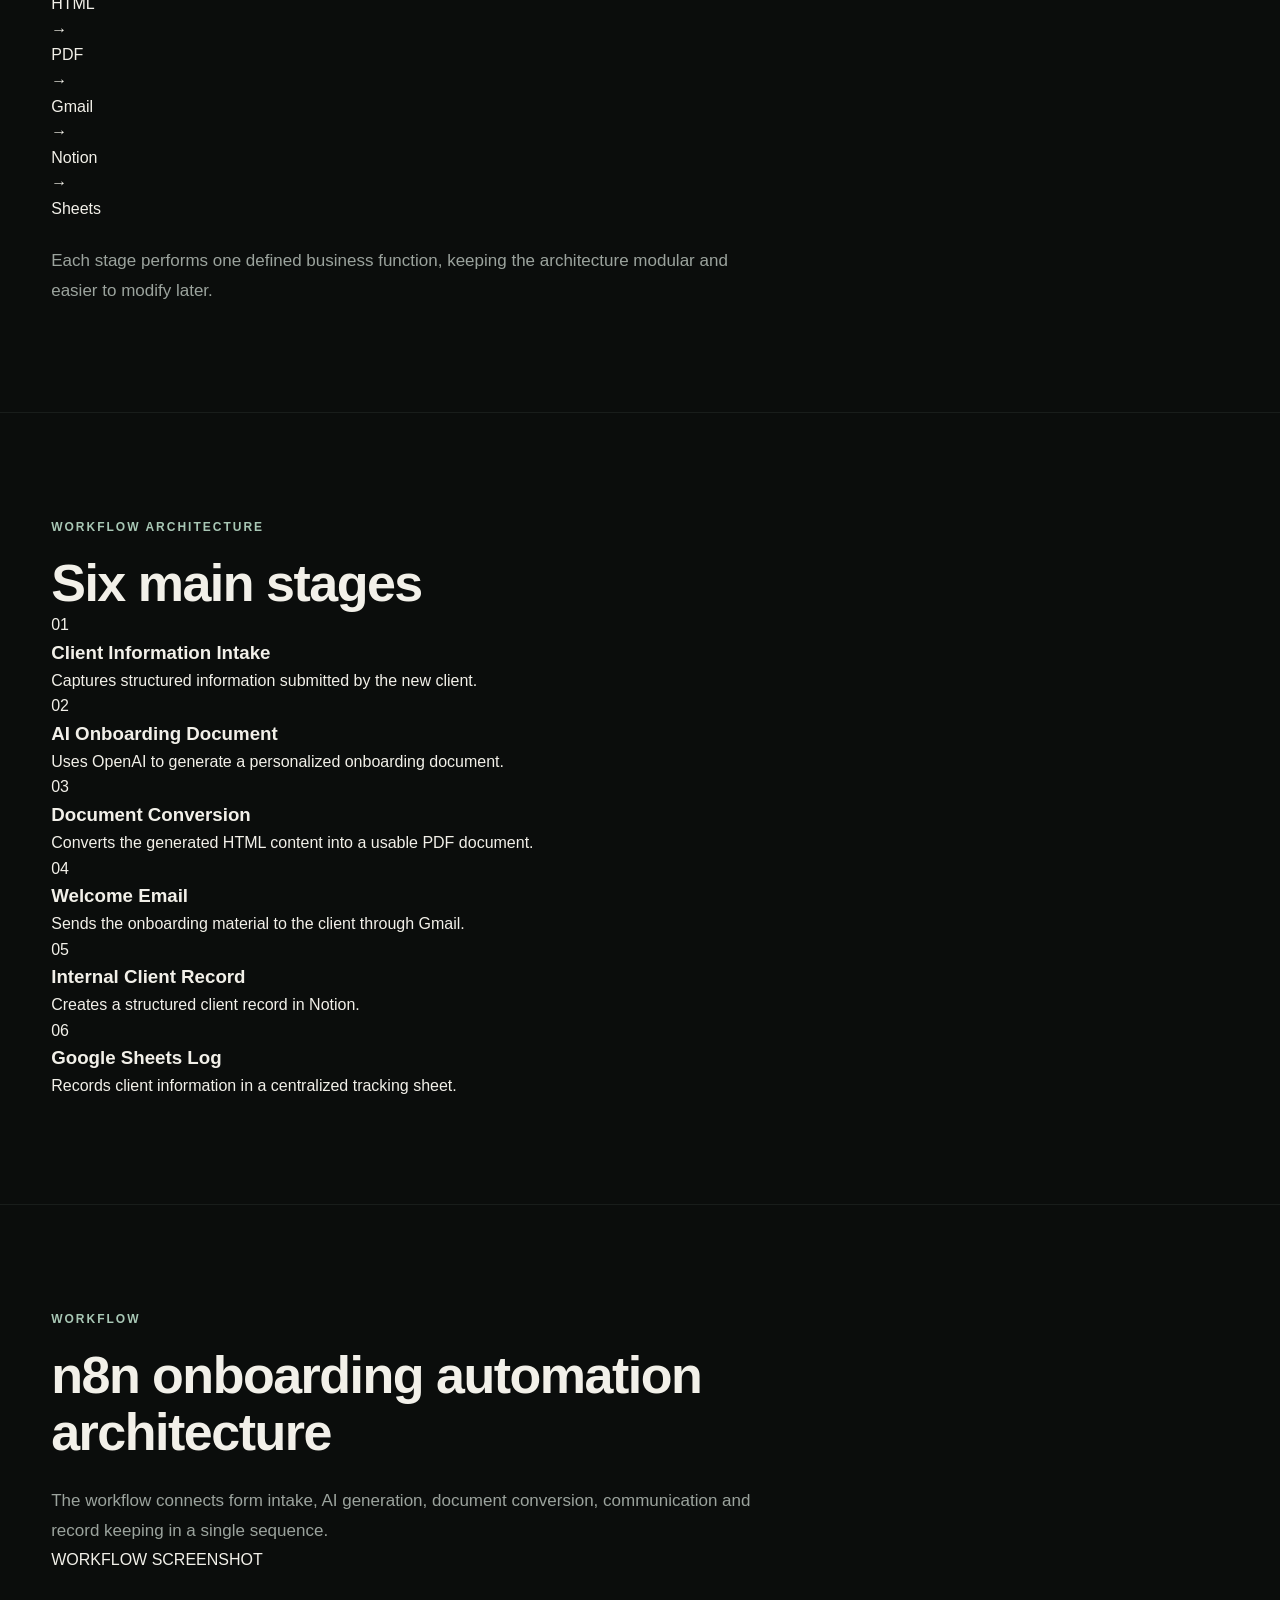
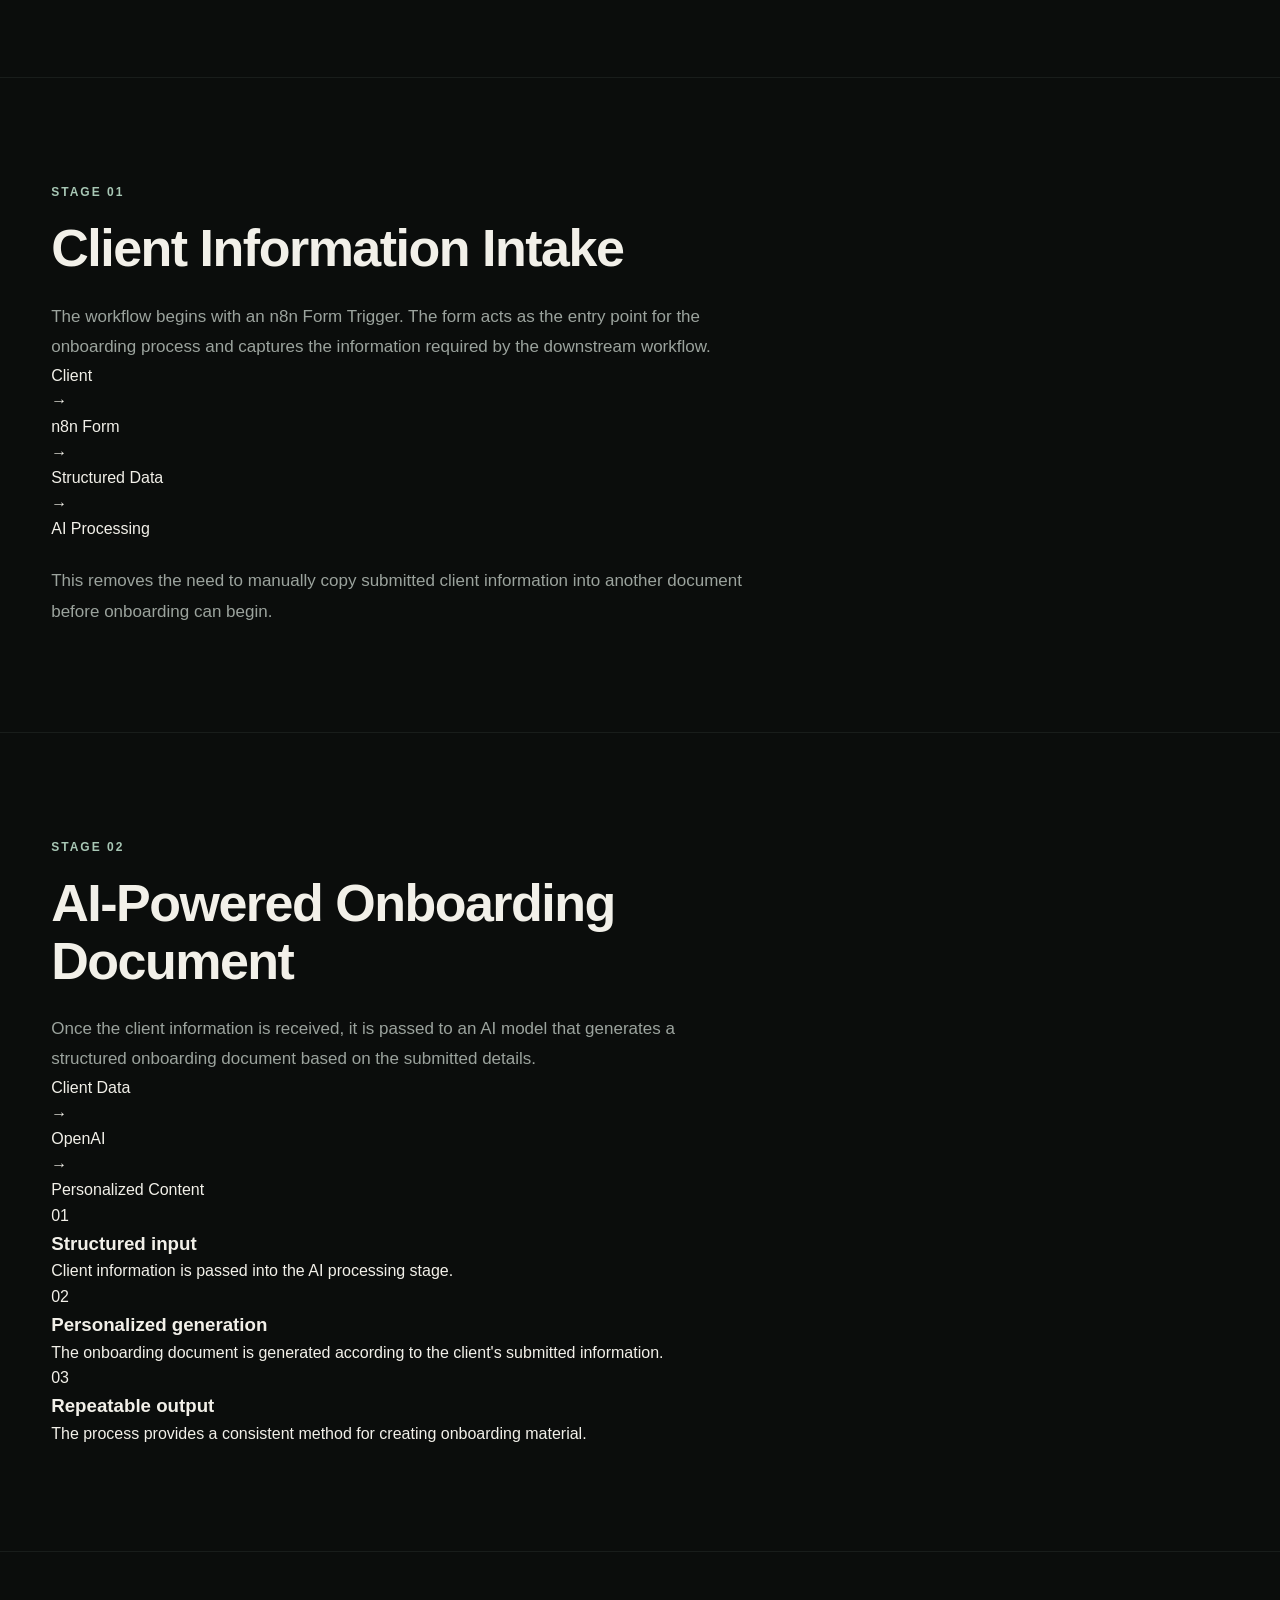
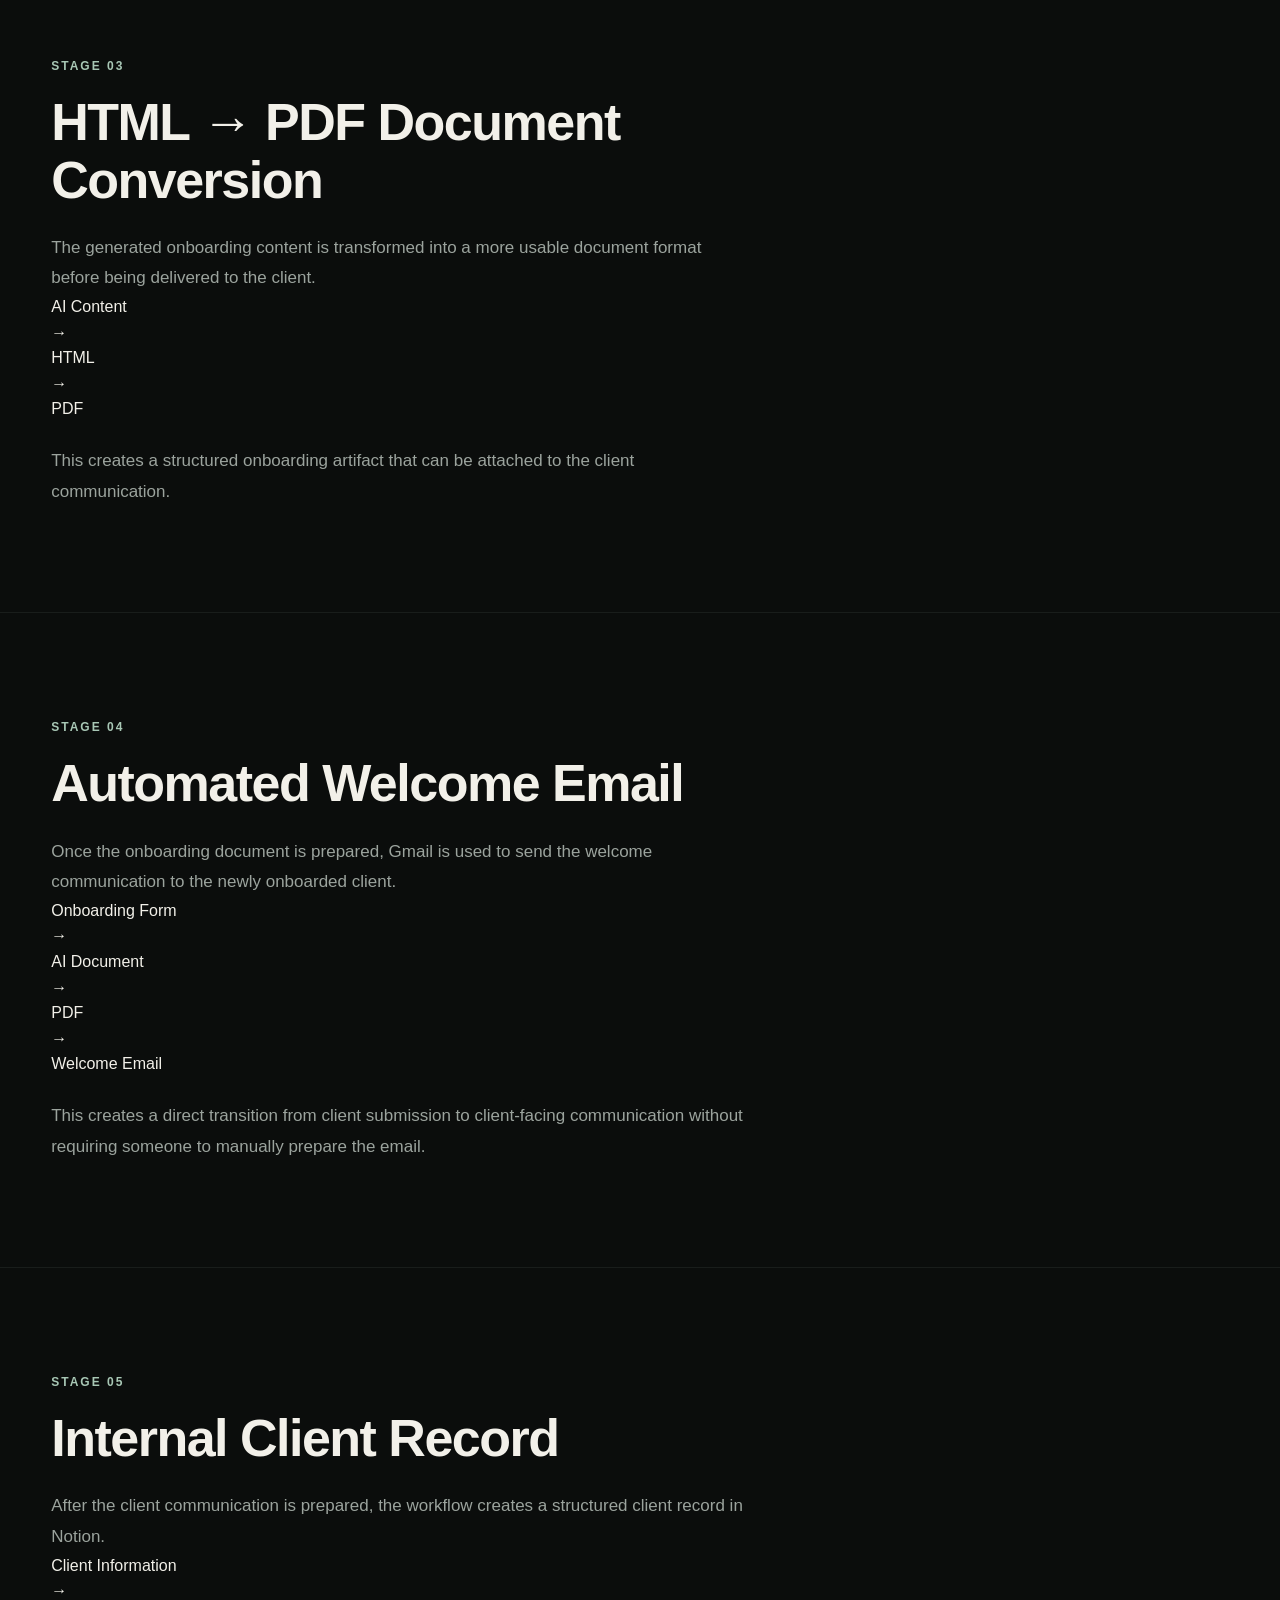
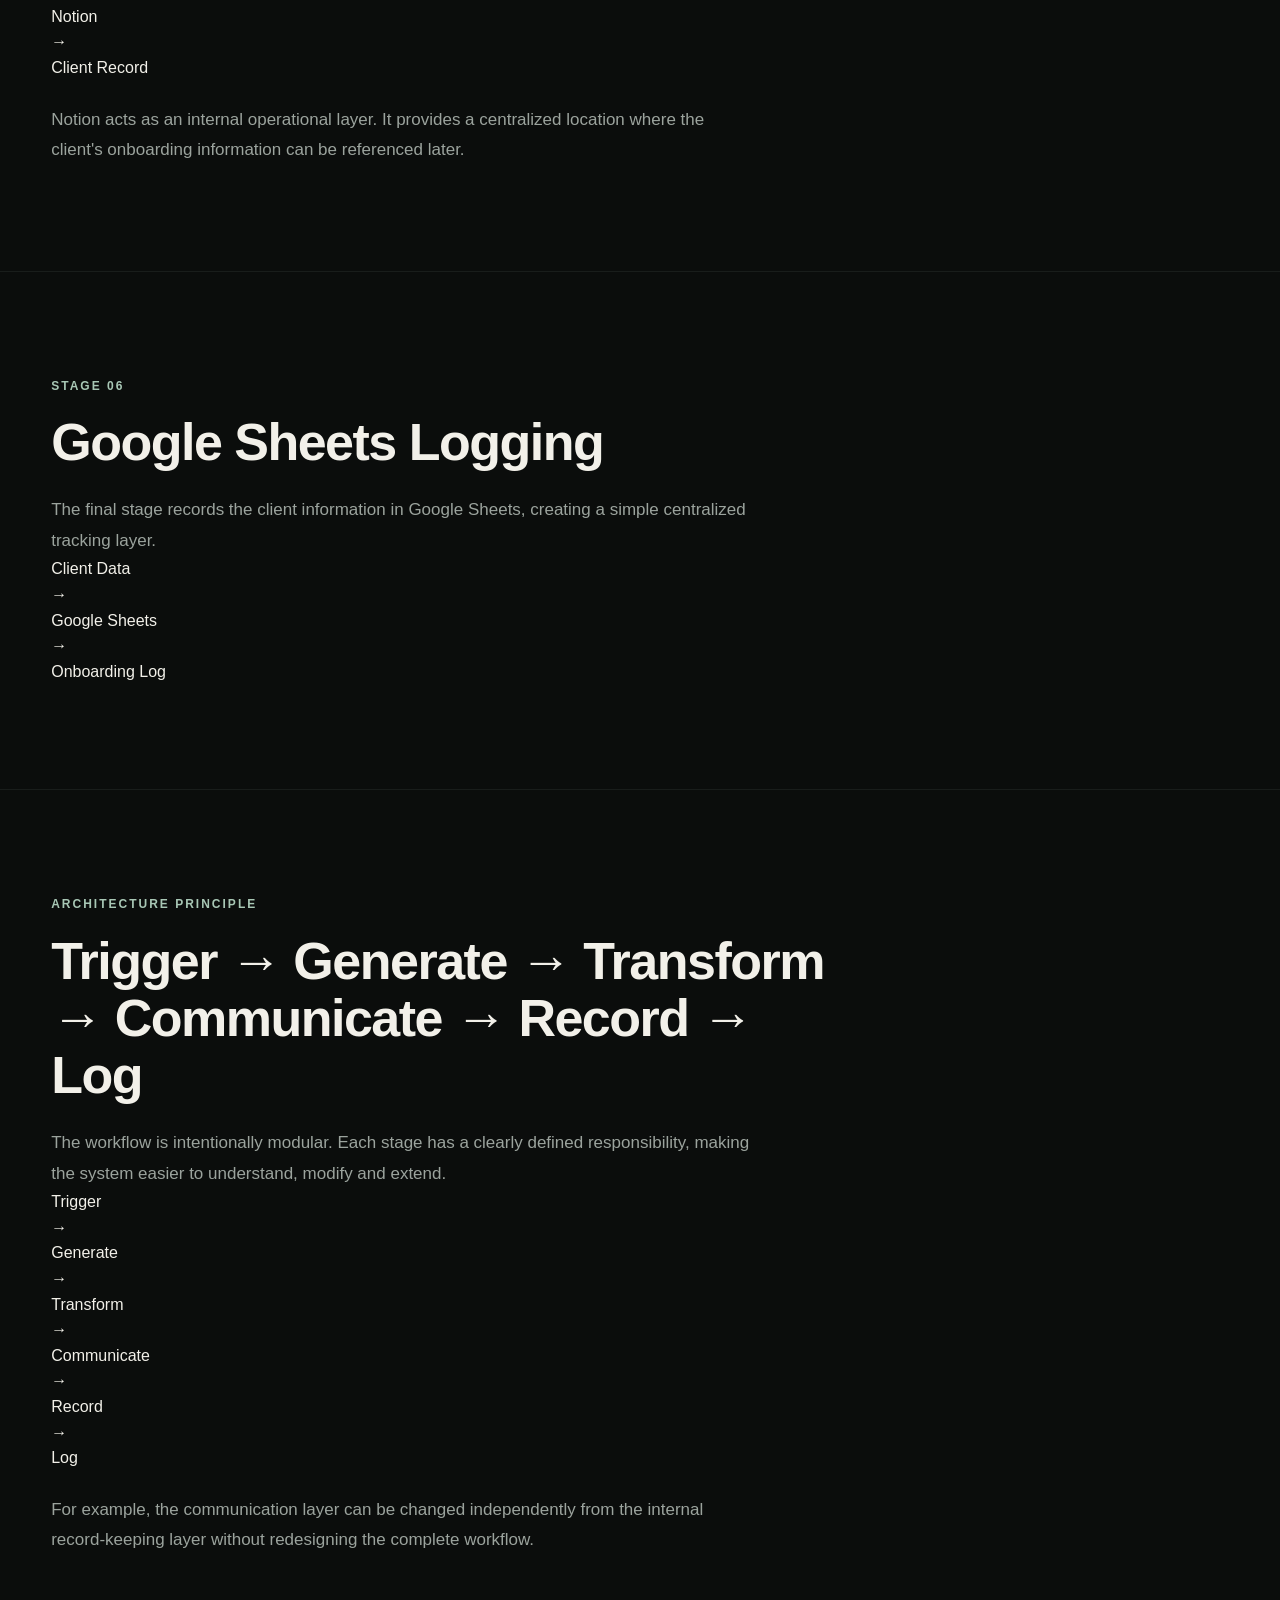
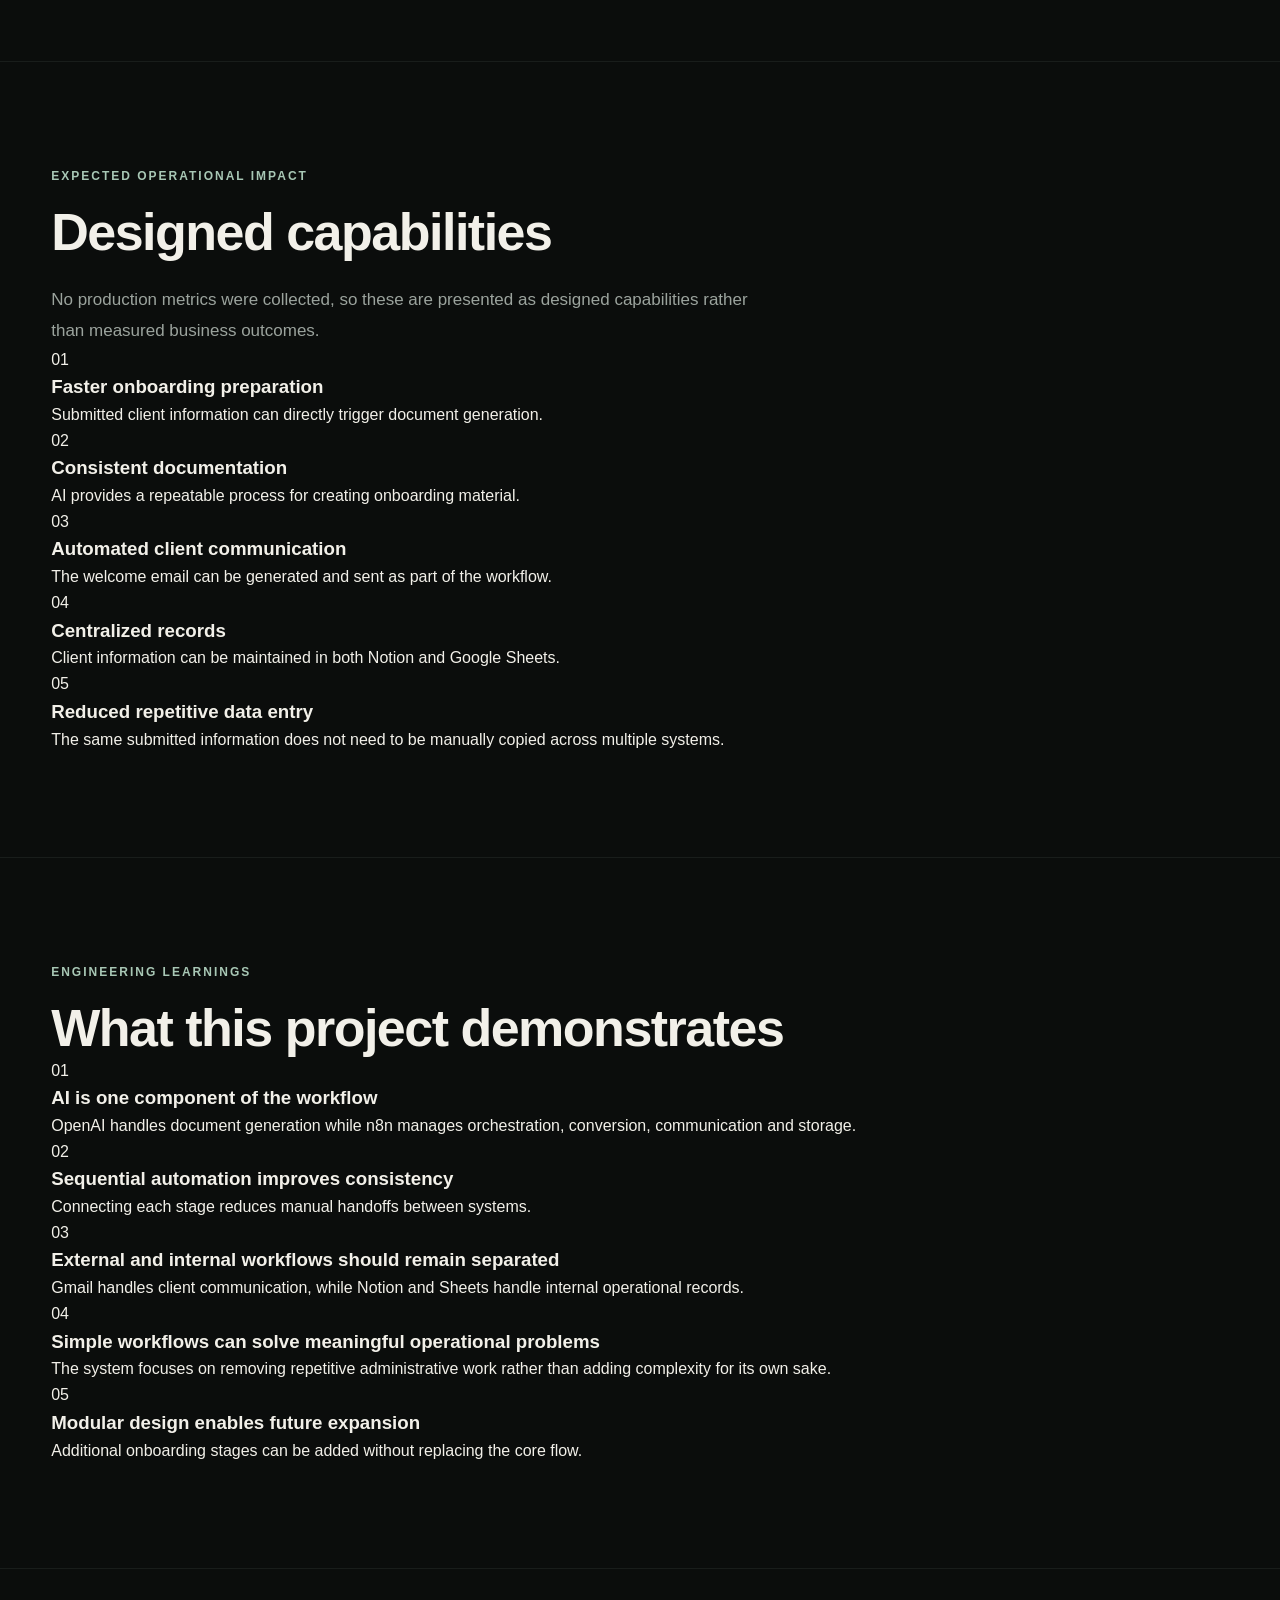
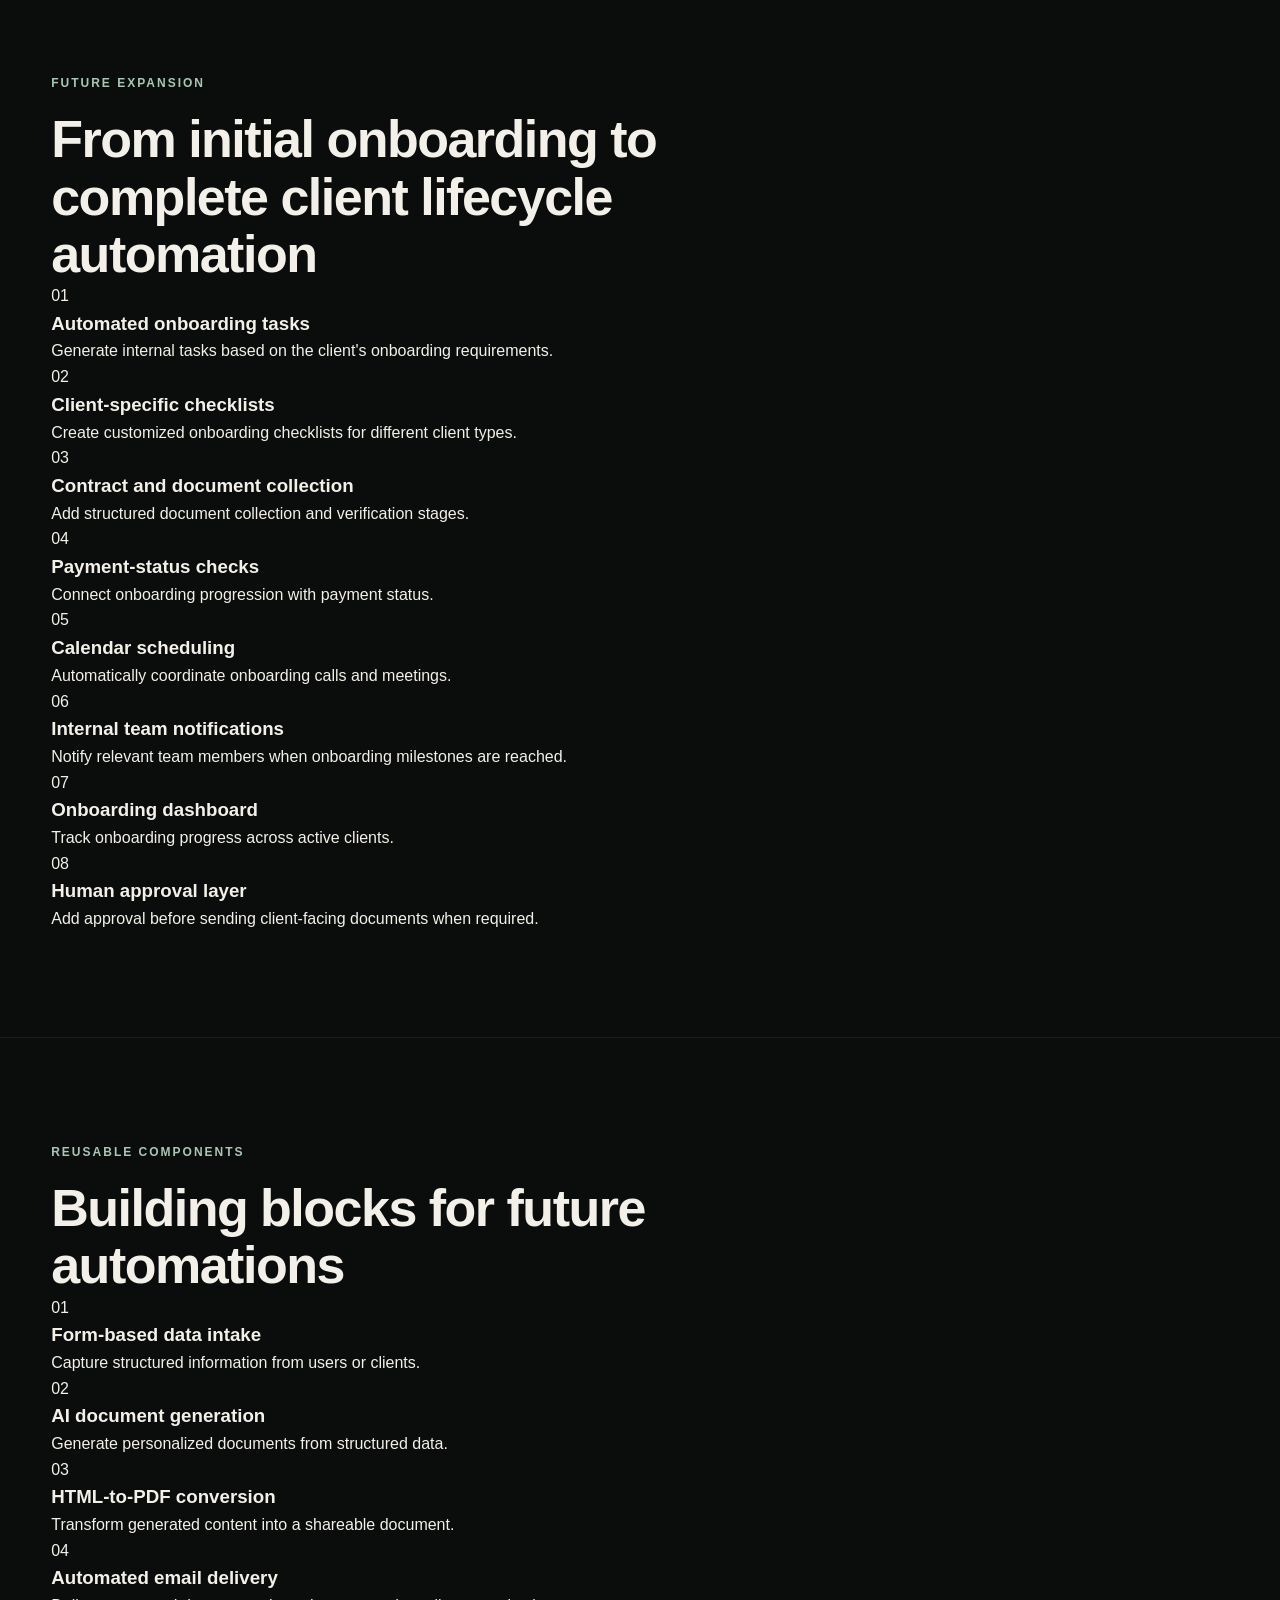
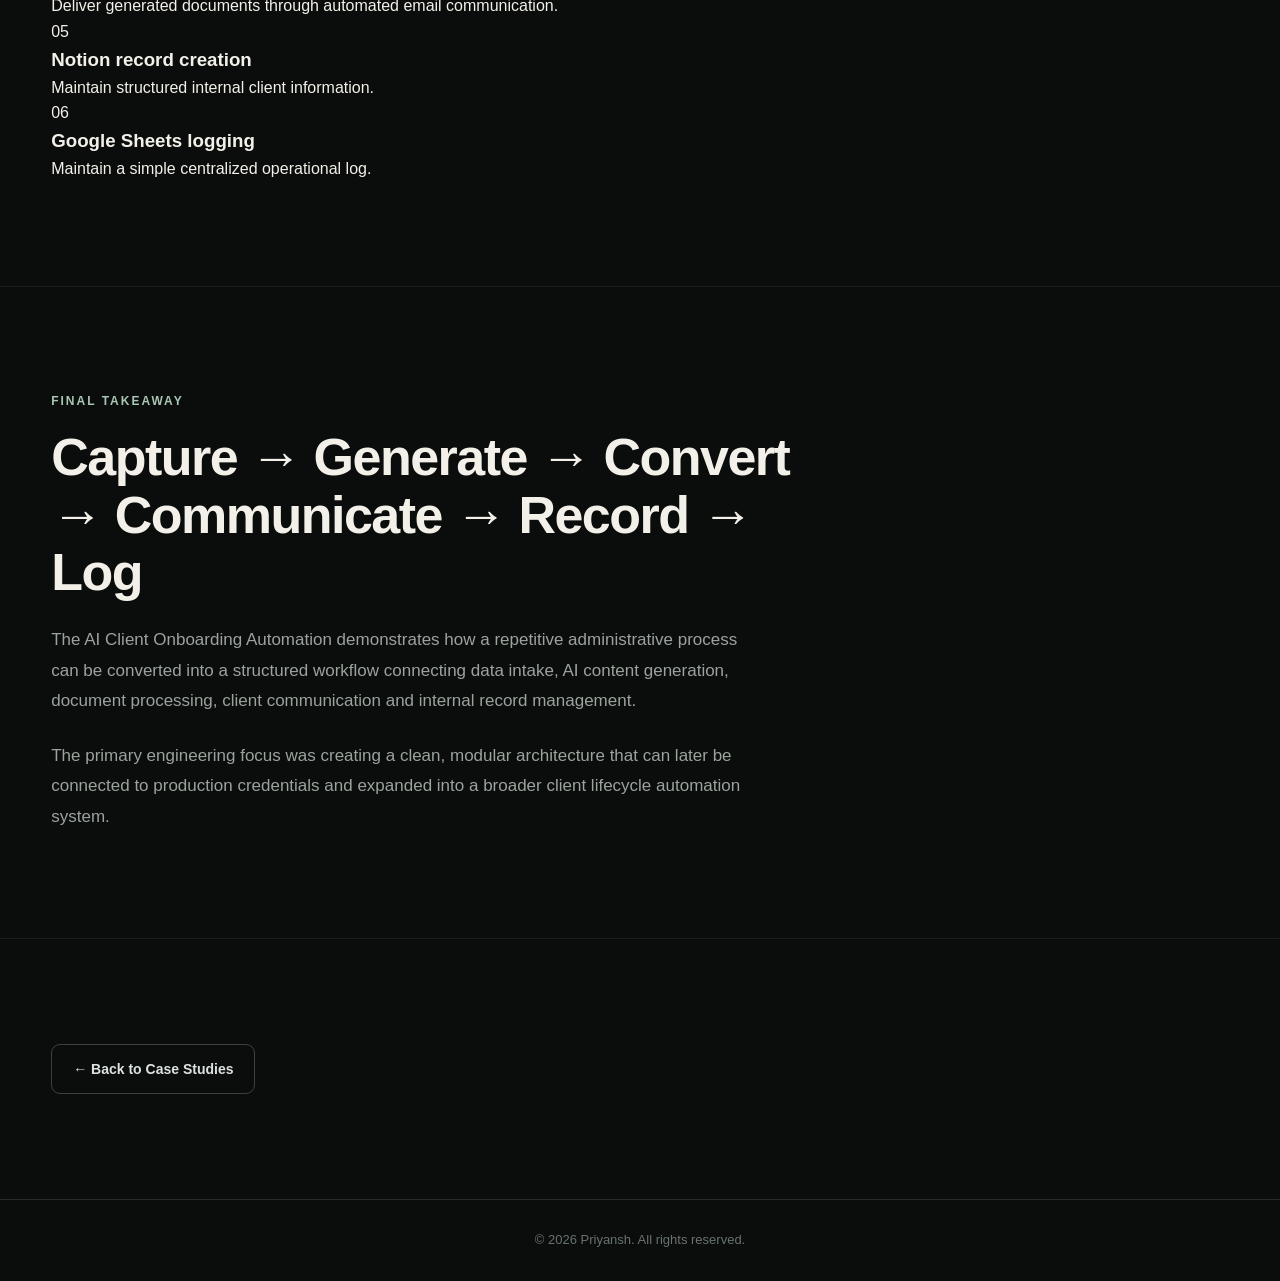
<file: case-study-04.html>
<!DOCTYPE html>
<html lang="en">

<head>
    <meta charset="UTF-8">

    <meta
        name="viewport"
        content="width=device-width, initial-scale=1.0"
    >

    <title>
        Case Study 04 | AI Client Onboarding Automation
    </title>

    <link rel="stylesheet" href="../style.css">
</head>


<body>


    <!-- =========================
         NAVIGATION
    ========================== -->

    <nav class="navbar">

        <div class="nav-container">

            <a href="../index.html" class="logo">
                Priyansh
            </a>

            <div class="nav-links">

                <a href="../index.html">
                    Home
                </a>

                <a href="../index.html#projects">
                    Projects
                </a>

                <a href="../index.html#case-studies">
                    Case Studies
                </a>

                <a href="../index.html#contact">
                    Contact
                </a>

            </div>

        </div>

    </nav>



    <!-- =========================
         HERO
    ========================== -->

    <main>

        <section class="case-study-hero section">

            <div class="section-container">

                <p class="section-label">
                    CASE STUDY 04
                </p>

                <h1>
                    AI Client Onboarding Automation
                </h1>

                <p class="section-description">
                    A structured n8n workflow designed to automate
                    the initial client onboarding process — from
                    collecting client information to generating
                    personalized onboarding documentation,
                    communicating next steps, and maintaining
                    organized internal records.
                </p>


                <div class="hero-stack">

                    <span>n8n</span>
                    <span>OpenAI</span>
                    <span>Gmail</span>
                    <span>Notion</span>
                    <span>Google Sheets</span>

                </div>


                <div class="case-meta">

                    <div>
                        <strong>Role</strong>

                        <span>
                            AI Automation Engineer /
                            Workflow Designer
                        </span>
                    </div>


                    <div>
                        <strong>Project Type</strong>

                        <span>
                            AI Client Onboarding Automation
                        </span>
                    </div>


                    <div>
                        <strong>Workflow Platform</strong>

                        <span>
                            n8n
                        </span>
                    </div>


                    <div>
                        <strong>Status</strong>

                        <span>
                            Designed & Documented
                        </span>
                    </div>

                </div>

            </div>

        </section>



        <!-- =========================
             PROJECT SNAPSHOT
        ========================== -->

        <section class="section">

            <div class="section-container">

                <p class="section-label">
                    PROJECT SNAPSHOT
                </p>

                <h2>
                    Turning a new-client submission
                    into a structured onboarding flow
                </h2>

                <p class="section-description">
                    Instead of manually processing the same client
                    information across multiple systems, the workflow
                    connects intake, AI document generation,
                    communication and internal record keeping into
                    one sequential automation.
                </p>


                <div class="workflow-flow">

                    <div>
                        Client Submission
                    </div>

                    <span>→</span>

                    <div>
                        AI Document
                    </div>

                    <span>→</span>

                    <div>
                        PDF
                    </div>

                    <span>→</span>

                    <div>
                        Welcome Email
                    </div>

                    <span>→</span>

                    <div>
                        Notion
                    </div>

                    <span>→</span>

                    <div>
                        Sheets
                    </div>

                </div>

            </div>

        </section>



        <!-- =========================
             STATUS
        ========================== -->

        <section class="section">

            <div class="section-container">

                <p class="section-label">
                    PROJECT STATUS
                </p>

                <h2>
                    Designed and documented as a
                    realistic onboarding architecture
                </h2>

                <p class="section-description">
                    The workflow was designed using n8n with
                    realistic business logic, AI processing,
                    document generation, email delivery and
                    internal record management.
                </p>

                <p class="section-description">
                    Production credentials and real client
                    onboarding data were not used. Therefore,
                    this case study does not claim production
                    deployment or measured business results.
                </p>


                <div class="results-grid">

                    <div class="result-card">

                        <strong>
                            6
                        </strong>

                        <span>
                            Main workflow stages
                        </span>

                    </div>


                    <div class="result-card">

                        <strong>
                            5
                        </strong>

                        <span>
                            Core technologies
                        </span>

                    </div>


                    <div class="result-card">

                        <strong>
                            0
                        </strong>

                        <span>
                            Production metrics claimed
                        </span>

                    </div>

                </div>

            </div>

        </section>



        <!-- =========================
             BUSINESS PROBLEM
        ========================== -->

        <section class="section">

            <div class="section-container">

                <p class="section-label">
                    THE PROBLEM
                </p>

                <h2>
                    Client onboarding often repeats
                    the same administrative work
                </h2>

                <p class="section-description">
                    A new client may submit information that then
                    needs to be reviewed, formatted into an
                    onboarding document, communicated through email,
                    recorded internally and added to a tracking
                    system.
                </p>


                <div class="case-study-points">

                    <div class="case-point">

                        <span>01</span>

                        <div>

                            <h3>
                                Review submitted information
                            </h3>

                            <p>
                                Client information needs to be
                                checked before onboarding begins.
                            </p>

                        </div>

                    </div>


                    <div class="case-point">

                        <span>02</span>

                        <div>

                            <h3>
                                Prepare onboarding material
                            </h3>

                            <p>
                                Information often has to be turned
                                into a structured onboarding document.
                            </p>

                        </div>

                    </div>


                    <div class="case-point">

                        <span>03</span>

                        <div>

                            <h3>
                                Communicate next steps
                            </h3>

                            <p>
                                A welcome email or onboarding message
                                needs to be prepared and delivered.
                            </p>

                        </div>

                    </div>


                    <div class="case-point">

                        <span>04</span>

                        <div>

                            <h3>
                                Maintain internal records
                            </h3>

                            <p>
                                Client information may need to be
                                entered into multiple internal systems.
                            </p>

                        </div>

                    </div>

                </div>

            </div>

        </section>



        <!-- =========================
             SOLUTION
        ========================== -->

        <section class="section">

            <div class="section-container">

                <p class="section-label">
                    SOLUTION
                </p>

                <h2>
                    One sequential workflow from
                    submission to internal logging
                </h2>


                <div class="workflow-flow">

                    <div>
                        n8n Form
                    </div>

                    <span>→</span>

                    <div>
                        OpenAI
                    </div>

                    <span>→</span>

                    <div>
                        HTML
                    </div>

                    <span>→</span>

                    <div>
                        PDF
                    </div>

                    <span>→</span>

                    <div>
                        Gmail
                    </div>

                    <span>→</span>

                    <div>
                        Notion
                    </div>

                    <span>→</span>

                    <div>
                        Sheets
                    </div>

                </div>


                <p class="section-description">
                    Each stage performs one defined business
                    function, keeping the architecture modular
                    and easier to modify later.
                </p>

            </div>

        </section>



        <!-- =========================
             ARCHITECTURE
        ========================== -->

        <section class="section">

            <div class="section-container">

                <p class="section-label">
                    WORKFLOW ARCHITECTURE
                </p>

                <h2>
                    Six main stages
                </h2>


                <div class="case-study-points">

                    <div class="case-point">

                        <span>01</span>

                        <div>

                            <h3>
                                Client Information Intake
                            </h3>

                            <p>
                                Captures structured information
                                submitted by the new client.
                            </p>

                        </div>

                    </div>


                    <div class="case-point">

                        <span>02</span>

                        <div>

                            <h3>
                                AI Onboarding Document
                            </h3>

                            <p>
                                Uses OpenAI to generate a
                                personalized onboarding document.
                            </p>

                        </div>

                    </div>


                    <div class="case-point">

                        <span>03</span>

                        <div>

                            <h3>
                                Document Conversion
                            </h3>

                            <p>
                                Converts the generated HTML content
                                into a usable PDF document.
                            </p>

                        </div>

                    </div>


                    <div class="case-point">

                        <span>04</span>

                        <div>

                            <h3>
                                Welcome Email
                            </h3>

                            <p>
                                Sends the onboarding material to
                                the client through Gmail.
                            </p>

                        </div>

                    </div>


                    <div class="case-point">

                        <span>05</span>

                        <div>

                            <h3>
                                Internal Client Record
                            </h3>

                            <p>
                                Creates a structured client record
                                in Notion.
                            </p>

                        </div>

                    </div>


                    <div class="case-point">

                        <span>06</span>

                        <div>

                            <h3>
                                Google Sheets Log
                            </h3>

                            <p>
                                Records client information in a
                                centralized tracking sheet.
                            </p>

                        </div>

                    </div>

                </div>

            </div>

        </section>



        <!-- =========================
             WORKFLOW SCREENSHOT
        ========================== -->

        <section class="section">

            <div class="section-container">

                <p class="section-label">
                    WORKFLOW
                </p>

                <h2>
                    n8n onboarding automation architecture
                </h2>

                <p class="section-description">
                    The workflow connects form intake, AI generation,
                    document conversion, communication and record
                    keeping in a single sequence.
                </p>


                <div class="case-study-image">

                    <div class="image-placeholder">
                        WORKFLOW SCREENSHOT
                    </div>

                </div>

            </div>

        </section>



        <!-- =========================
             CLIENT INTAKE
        ========================== -->

        <section class="section">

            <div class="section-container">

                <p class="section-label">
                    STAGE 01
                </p>

                <h2>
                    Client Information Intake
                </h2>

                <p class="section-description">
                    The workflow begins with an n8n Form Trigger.
                    The form acts as the entry point for the
                    onboarding process and captures the information
                    required by the downstream workflow.
                </p>


                <div class="workflow-flow">

                    <div>
                        Client
                    </div>

                    <span>→</span>

                    <div>
                        n8n Form
                    </div>

                    <span>→</span>

                    <div>
                        Structured Data
                    </div>

                    <span>→</span>

                    <div>
                        AI Processing
                    </div>

                </div>


                <p class="section-description">
                    This removes the need to manually copy submitted
                    client information into another document before
                    onboarding can begin.
                </p>

            </div>

        </section>



        <!-- =========================
             AI DOCUMENT
        ========================== -->

        <section class="section">

            <div class="section-container">

                <p class="section-label">
                    STAGE 02
                </p>

                <h2>
                    AI-Powered Onboarding Document
                </h2>

                <p class="section-description">
                    Once the client information is received,
                    it is passed to an AI model that generates
                    a structured onboarding document based on
                    the submitted details.
                </p>


                <div class="workflow-flow">

                    <div>
                        Client Data
                    </div>

                    <span>→</span>

                    <div>
                        OpenAI
                    </div>

                    <span>→</span>

                    <div>
                        Personalized Content
                    </div>

                </div>


                <div class="case-study-points">

                    <div class="case-point">

                        <span>01</span>

                        <div>

                            <h3>
                                Structured input
                            </h3>

                            <p>
                                Client information is passed into
                                the AI processing stage.
                            </p>

                        </div>

                    </div>


                    <div class="case-point">

                        <span>02</span>

                        <div>

                            <h3>
                                Personalized generation
                            </h3>

                            <p>
                                The onboarding document is generated
                                according to the client's submitted
                                information.
                            </p>

                        </div>

                    </div>


                    <div class="case-point">

                        <span>03</span>

                        <div>

                            <h3>
                                Repeatable output
                            </h3>

                            <p>
                                The process provides a consistent
                                method for creating onboarding material.
                            </p>

                        </div>

                    </div>

                </div>

            </div>

        </section>



        <!-- =========================
             PDF CONVERSION
        ========================== -->

        <section class="section">

            <div class="section-container">

                <p class="section-label">
                    STAGE 03
                </p>

                <h2>
                    HTML → PDF Document Conversion
                </h2>

                <p class="section-description">
                    The generated onboarding content is transformed
                    into a more usable document format before being
                    delivered to the client.
                </p>


                <div class="workflow-flow">

                    <div>
                        AI Content
                    </div>

                    <span>→</span>

                    <div>
                        HTML
                    </div>

                    <span>→</span>

                    <div>
                        PDF
                    </div>

                </div>


                <p class="section-description">
                    This creates a structured onboarding artifact
                    that can be attached to the client communication.
                </p>

            </div>

        </section>



        <!-- =========================
             EMAIL
        ========================== -->

        <section class="section">

            <div class="section-container">

                <p class="section-label">
                    STAGE 04
                </p>

                <h2>
                    Automated Welcome Email
                </h2>

                <p class="section-description">
                    Once the onboarding document is prepared,
                    Gmail is used to send the welcome communication
                    to the newly onboarded client.
                </p>


                <div class="workflow-flow">

                    <div>
                        Onboarding Form
                    </div>

                    <span>→</span>

                    <div>
                        AI Document
                    </div>

                    <span>→</span>

                    <div>
                        PDF
                    </div>

                    <span>→</span>

                    <div>
                        Welcome Email
                    </div>

                </div>


                <p class="section-description">
                    This creates a direct transition from client
                    submission to client-facing communication without
                    requiring someone to manually prepare the email.
                </p>

            </div>

        </section>



        <!-- =========================
             NOTION
        ========================== -->

        <section class="section">

            <div class="section-container">

                <p class="section-label">
                    STAGE 05
                </p>

                <h2>
                    Internal Client Record
                </h2>

                <p class="section-description">
                    After the client communication is prepared,
                    the workflow creates a structured client record
                    in Notion.
                </p>


                <div class="workflow-flow">

                    <div>
                        Client Information
                    </div>

                    <span>→</span>

                    <div>
                        Notion
                    </div>

                    <span>→</span>

                    <div>
                        Client Record
                    </div>

                </div>


                <p class="section-description">
                    Notion acts as an internal operational layer.
                    It provides a centralized location where the
                    client's onboarding information can be referenced
                    later.
                </p>

            </div>

        </section>



        <!-- =========================
             GOOGLE SHEETS
        ========================== -->

        <section class="section">

            <div class="section-container">

                <p class="section-label">
                    STAGE 06
                </p>

                <h2>
                    Google Sheets Logging
                </h2>

                <p class="section-description">
                    The final stage records the client information
                    in Google Sheets, creating a simple centralized
                    tracking layer.
                </p>


                <div class="workflow-flow">

                    <div>
                        Client Data
                    </div>

                    <span>→</span>

                    <div>
                        Google Sheets
                    </div>

                    <span>→</span>

                    <div>
                        Onboarding Log
                    </div>

                </div>

            </div>

        </section>



        <!-- =========================
             MODULAR DESIGN
        ========================== -->

        <section class="section">

            <div class="section-container">

                <p class="section-label">
                    ARCHITECTURE PRINCIPLE
                </p>

                <h2>
                    Trigger → Generate → Transform →
                    Communicate → Record → Log
                </h2>

                <p class="section-description">
                    The workflow is intentionally modular.
                    Each stage has a clearly defined responsibility,
                    making the system easier to understand,
                    modify and extend.
                </p>


                <div class="workflow-flow">

                    <div>
                        Trigger
                    </div>

                    <span>→</span>

                    <div>
                        Generate
                    </div>

                    <span>→</span>

                    <div>
                        Transform
                    </div>

                    <span>→</span>

                    <div>
                        Communicate
                    </div>

                    <span>→</span>

                    <div>
                        Record
                    </div>

                    <span>→</span>

                    <div>
                        Log
                    </div>

                </div>


                <p class="section-description">
                    For example, the communication layer can be
                    changed independently from the internal
                    record-keeping layer without redesigning the
                    complete workflow.
                </p>

            </div>

        </section>



        <!-- =========================
             EXPECTED IMPACT
        ========================== -->

        <section class="section">

            <div class="section-container">

                <p class="section-label">
                    EXPECTED OPERATIONAL IMPACT
                </p>

                <h2>
                    Designed capabilities
                </h2>

                <p class="section-description">
                    No production metrics were collected, so these
                    are presented as designed capabilities rather
                    than measured business outcomes.
                </p>


                <div class="case-study-points">

                    <div class="case-point">

                        <span>01</span>

                        <div>

                            <h3>
                                Faster onboarding preparation
                            </h3>

                            <p>
                                Submitted client information can
                                directly trigger document generation.
                            </p>

                        </div>

                    </div>


                    <div class="case-point">

                        <span>02</span>

                        <div>

                            <h3>
                                Consistent documentation
                            </h3>

                            <p>
                                AI provides a repeatable process for
                                creating onboarding material.
                            </p>

                        </div>

                    </div>


                    <div class="case-point">

                        <span>03</span>

                        <div>

                            <h3>
                                Automated client communication
                            </h3>

                            <p>
                                The welcome email can be generated
                                and sent as part of the workflow.
                            </p>

                        </div>

                    </div>


                    <div class="case-point">

                        <span>04</span>

                        <div>

                            <h3>
                                Centralized records
                            </h3>

                            <p>
                                Client information can be maintained
                                in both Notion and Google Sheets.
                            </p>

                        </div>

                    </div>


                    <div class="case-point">

                        <span>05</span>

                        <div>

                            <h3>
                                Reduced repetitive data entry
                            </h3>

                            <p>
                                The same submitted information does
                                not need to be manually copied across
                                multiple systems.
                            </p>

                        </div>

                    </div>

                </div>

            </div>

        </section>



        <!-- =========================
             ENGINEERING LEARNINGS
        ========================== -->

        <section class="section">

            <div class="section-container">

                <p class="section-label">
                    ENGINEERING LEARNINGS
                </p>

                <h2>
                    What this project demonstrates
                </h2>


                <div class="case-study-points">

                    <div class="case-point">

                        <span>01</span>

                        <div>

                            <h3>
                                AI is one component of the workflow
                            </h3>

                            <p>
                                OpenAI handles document generation
                                while n8n manages orchestration,
                                conversion, communication and storage.
                            </p>

                        </div>

                    </div>


                    <div class="case-point">

                        <span>02</span>

                        <div>

                            <h3>
                                Sequential automation improves consistency
                            </h3>

                            <p>
                                Connecting each stage reduces manual
                                handoffs between systems.
                            </p>

                        </div>

                    </div>


                    <div class="case-point">

                        <span>03</span>

                        <div>

                            <h3>
                                External and internal workflows
                                should remain separated
                            </h3>

                            <p>
                                Gmail handles client communication,
                                while Notion and Sheets handle
                                internal operational records.
                            </p>

                        </div>

                    </div>


                    <div class="case-point">

                        <span>04</span>

                        <div>

                            <h3>
                                Simple workflows can solve
                                meaningful operational problems
                            </h3>

                            <p>
                                The system focuses on removing
                                repetitive administrative work rather
                                than adding complexity for its own sake.
                            </p>

                        </div>

                    </div>


                    <div class="case-point">

                        <span>05</span>

                        <div>

                            <h3>
                                Modular design enables future expansion
                            </h3>

                            <p>
                                Additional onboarding stages can be
                                added without replacing the core flow.
                            </p>

                        </div>

                    </div>

                </div>

            </div>

        </section>



        <!-- =========================
             FUTURE EXPANSION
        ========================== -->

        <section class="section">

            <div class="section-container">

                <p class="section-label">
                    FUTURE EXPANSION
                </p>

                <h2>
                    From initial onboarding to
                    complete client lifecycle automation
                </h2>


                <div class="case-study-points">

                    <div class="case-point">

                        <span>01</span>

                        <div>

                            <h3>
                                Automated onboarding tasks
                            </h3>

                            <p>
                                Generate internal tasks based on
                                the client's onboarding requirements.
                            </p>

                        </div>

                    </div>


                    <div class="case-point">

                        <span>02</span>

                        <div>

                            <h3>
                                Client-specific checklists
                            </h3>

                            <p>
                                Create customized onboarding
                                checklists for different client types.
                            </p>

                        </div>

                    </div>


                    <div class="case-point">

                        <span>03</span>

                        <div>

                            <h3>
                                Contract and document collection
                            </h3>

                            <p>
                                Add structured document collection
                                and verification stages.
                            </p>

                        </div>

                    </div>


                    <div class="case-point">

                        <span>04</span>

                        <div>

                            <h3>
                                Payment-status checks
                            </h3>

                            <p>
                                Connect onboarding progression
                                with payment status.
                            </p>

                        </div>

                    </div>


                    <div class="case-point">

                        <span>05</span>

                        <div>

                            <h3>
                                Calendar scheduling
                            </h3>

                            <p>
                                Automatically coordinate onboarding
                                calls and meetings.
                            </p>

                        </div>

                    </div>


                    <div class="case-point">

                        <span>06</span>

                        <div>

                            <h3>
                                Internal team notifications
                            </h3>

                            <p>
                                Notify relevant team members when
                                onboarding milestones are reached.
                            </p>

                        </div>

                    </div>


                    <div class="case-point">

                        <span>07</span>

                        <div>

                            <h3>
                                Onboarding dashboard
                            </h3>

                            <p>
                                Track onboarding progress across
                                active clients.
                            </p>

                        </div>

                    </div>


                    <div class="case-point">

                        <span>08</span>

                        <div>

                            <h3>
                                Human approval layer
                            </h3>

                            <p>
                                Add approval before sending
                                client-facing documents when required.
                            </p>

                        </div>

                    </div>

                </div>

            </div>

        </section>



        <!-- =========================
             REUSABLE COMPONENTS
        ========================== -->

        <section class="section">

            <div class="section-container">

                <p class="section-label">
                    REUSABLE COMPONENTS
                </p>

                <h2>
                    Building blocks for future automations
                </h2>


                <div class="case-study-points">

                    <div class="case-point">

                        <span>01</span>

                        <div>

                            <h3>
                                Form-based data intake
                            </h3>

                            <p>
                                Capture structured information from
                                users or clients.
                            </p>

                        </div>

                    </div>


                    <div class="case-point">

                        <span>02</span>

                        <div>

                            <h3>
                                AI document generation
                            </h3>

                            <p>
                                Generate personalized documents
                                from structured data.
                            </p>

                        </div>

                    </div>


                    <div class="case-point">

                        <span>03</span>

                        <div>

                            <h3>
                                HTML-to-PDF conversion
                            </h3>

                            <p>
                                Transform generated content into
                                a shareable document.
                            </p>

                        </div>

                    </div>


                    <div class="case-point">

                        <span>04</span>

                        <div>

                            <h3>
                                Automated email delivery
                            </h3>

                            <p>
                                Deliver generated documents through
                                automated email communication.
                            </p>

                        </div>

                    </div>


                    <div class="case-point">

                        <span>05</span>

                        <div>

                            <h3>
                                Notion record creation
                            </h3>

                            <p>
                                Maintain structured internal client
                                information.
                            </p>

                        </div>

                    </div>


                    <div class="case-point">

                        <span>06</span>

                        <div>

                            <h3>
                                Google Sheets logging
                            </h3>

                            <p>
                                Maintain a simple centralized
                                operational log.
                            </p>

                        </div>

                    </div>

                </div>

            </div>

        </section>



        <!-- =========================
             FINAL TAKEAWAY
        ========================== -->

        <section class="section">

            <div class="section-container">

                <p class="section-label">
                    FINAL TAKEAWAY
                </p>

                <h2>
                    Capture → Generate → Convert →
                    Communicate → Record → Log
                </h2>

                <p class="section-description">
                    The AI Client Onboarding Automation demonstrates
                    how a repetitive administrative process can be
                    converted into a structured workflow connecting
                    data intake, AI content generation, document
                    processing, client communication and internal
                    record management.
                </p>

                <p class="section-description">
                    The primary engineering focus was creating a
                    clean, modular architecture that can later be
                    connected to production credentials and expanded
                    into a broader client lifecycle automation system.
                </p>

            </div>

        </section>



        <!-- =========================
             BACK
        ========================== -->

        <section class="section">

            <div class="section-container">

                <a
                    href="../index.html#case-studies"
                    class="button secondary-button"
                >
                    ← Back to Case Studies
                </a>

            </div>

        </section>


    </main>



    <!-- =========================
         FOOTER
    ========================== -->

    <footer>

        © 2026 Priyansh. All rights reserved.

    </footer>


</body>

</html>
</file>
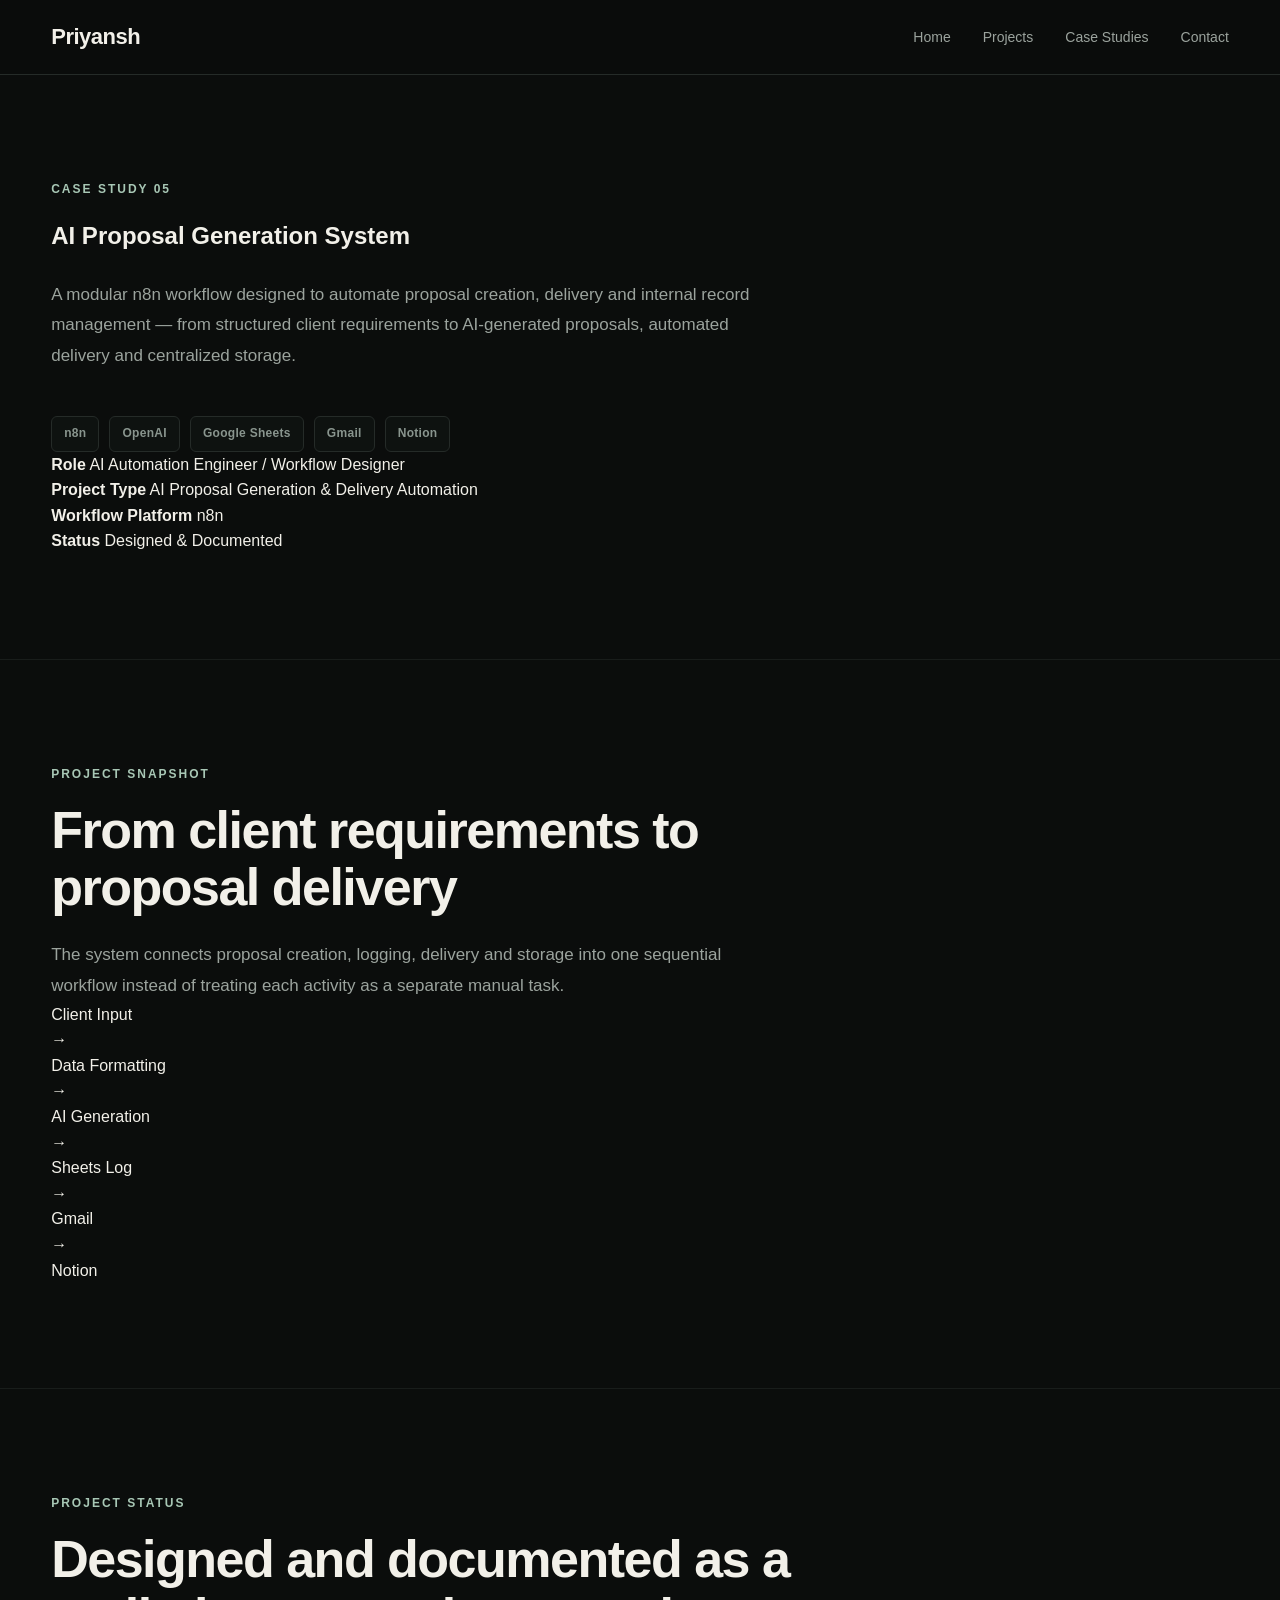
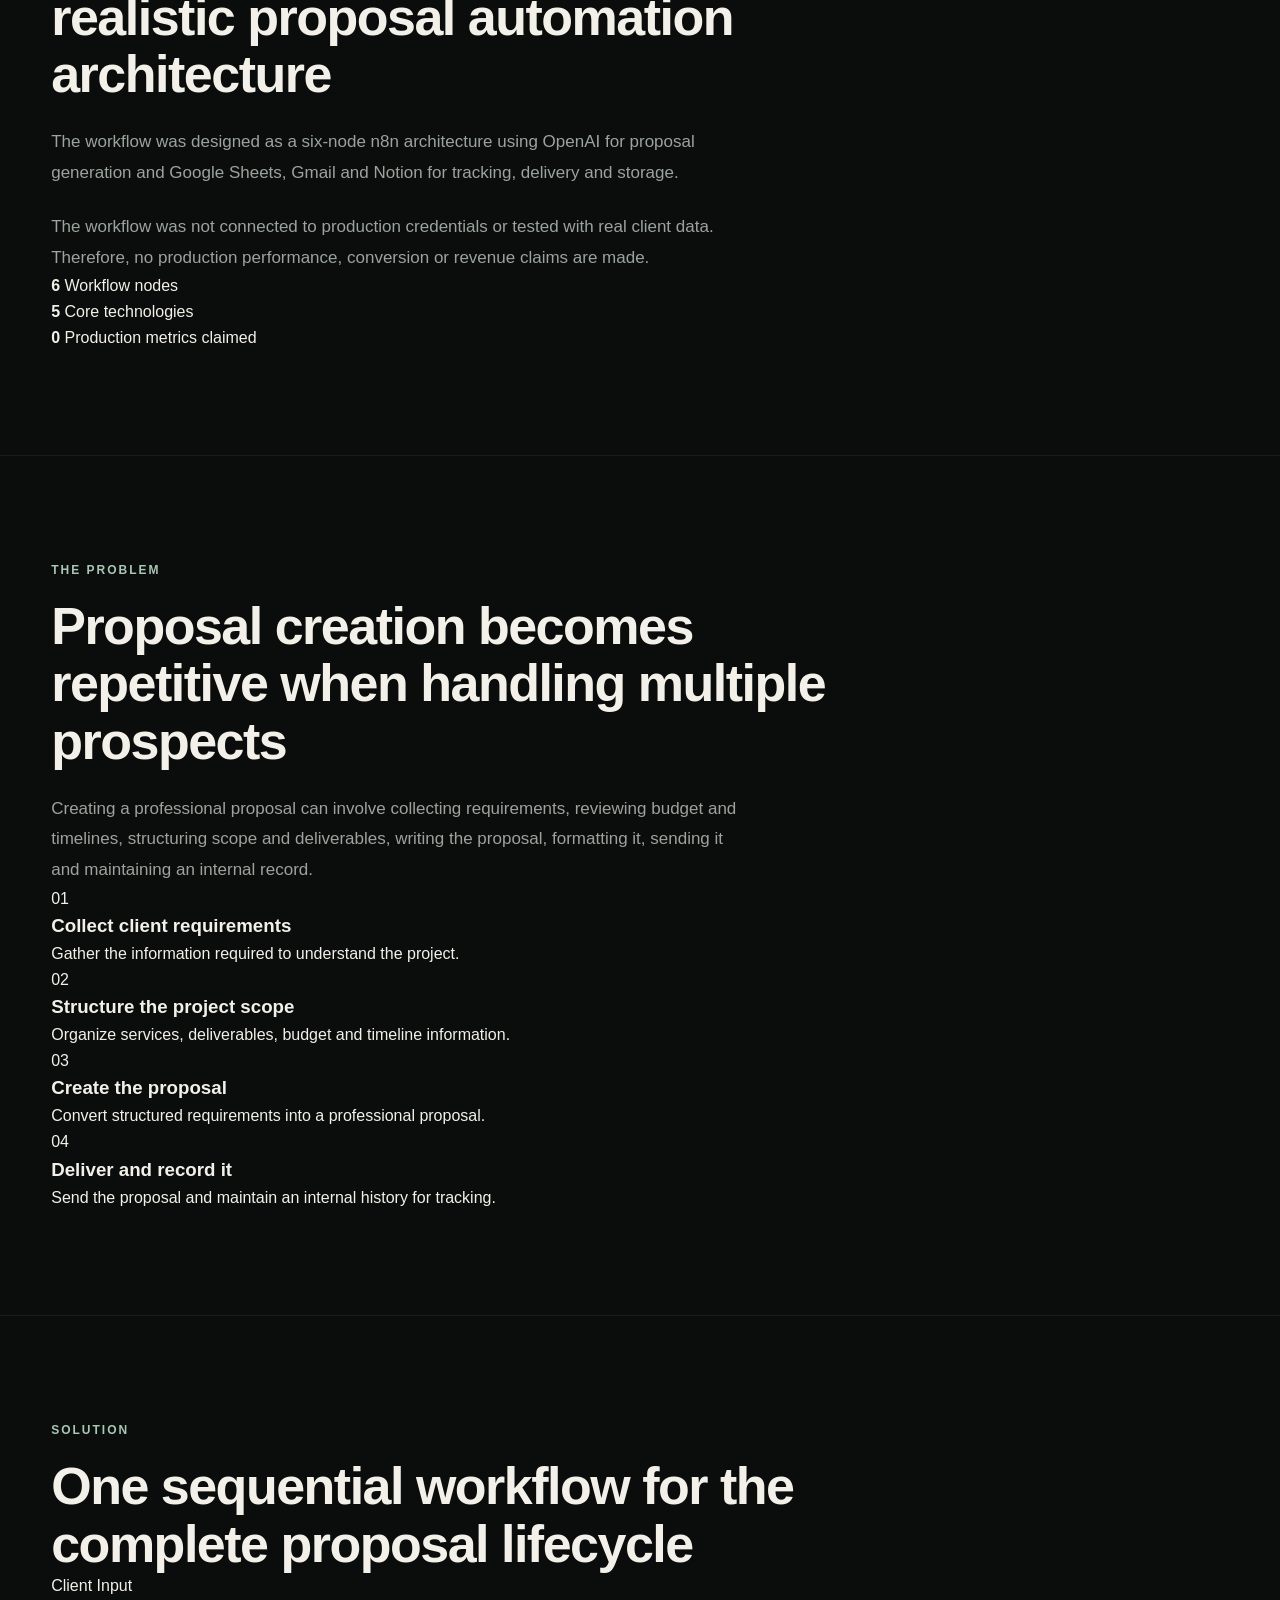
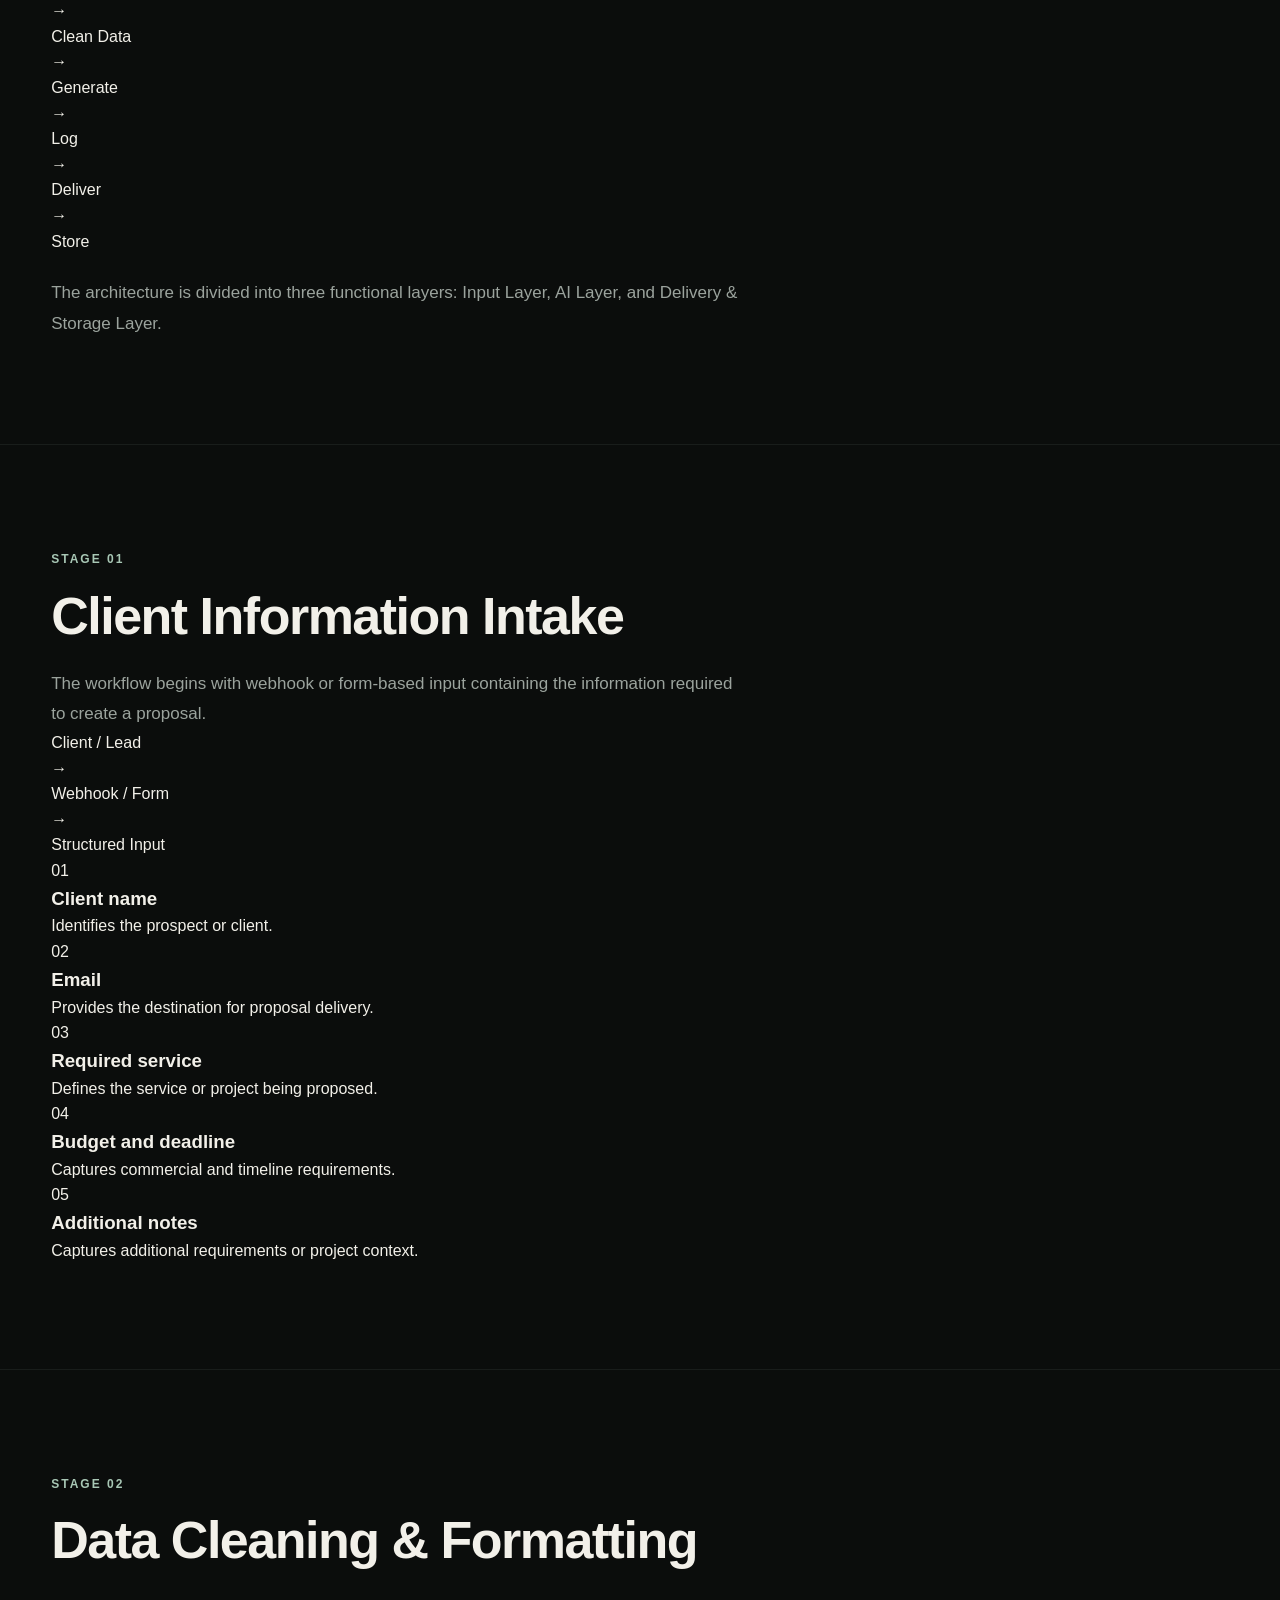
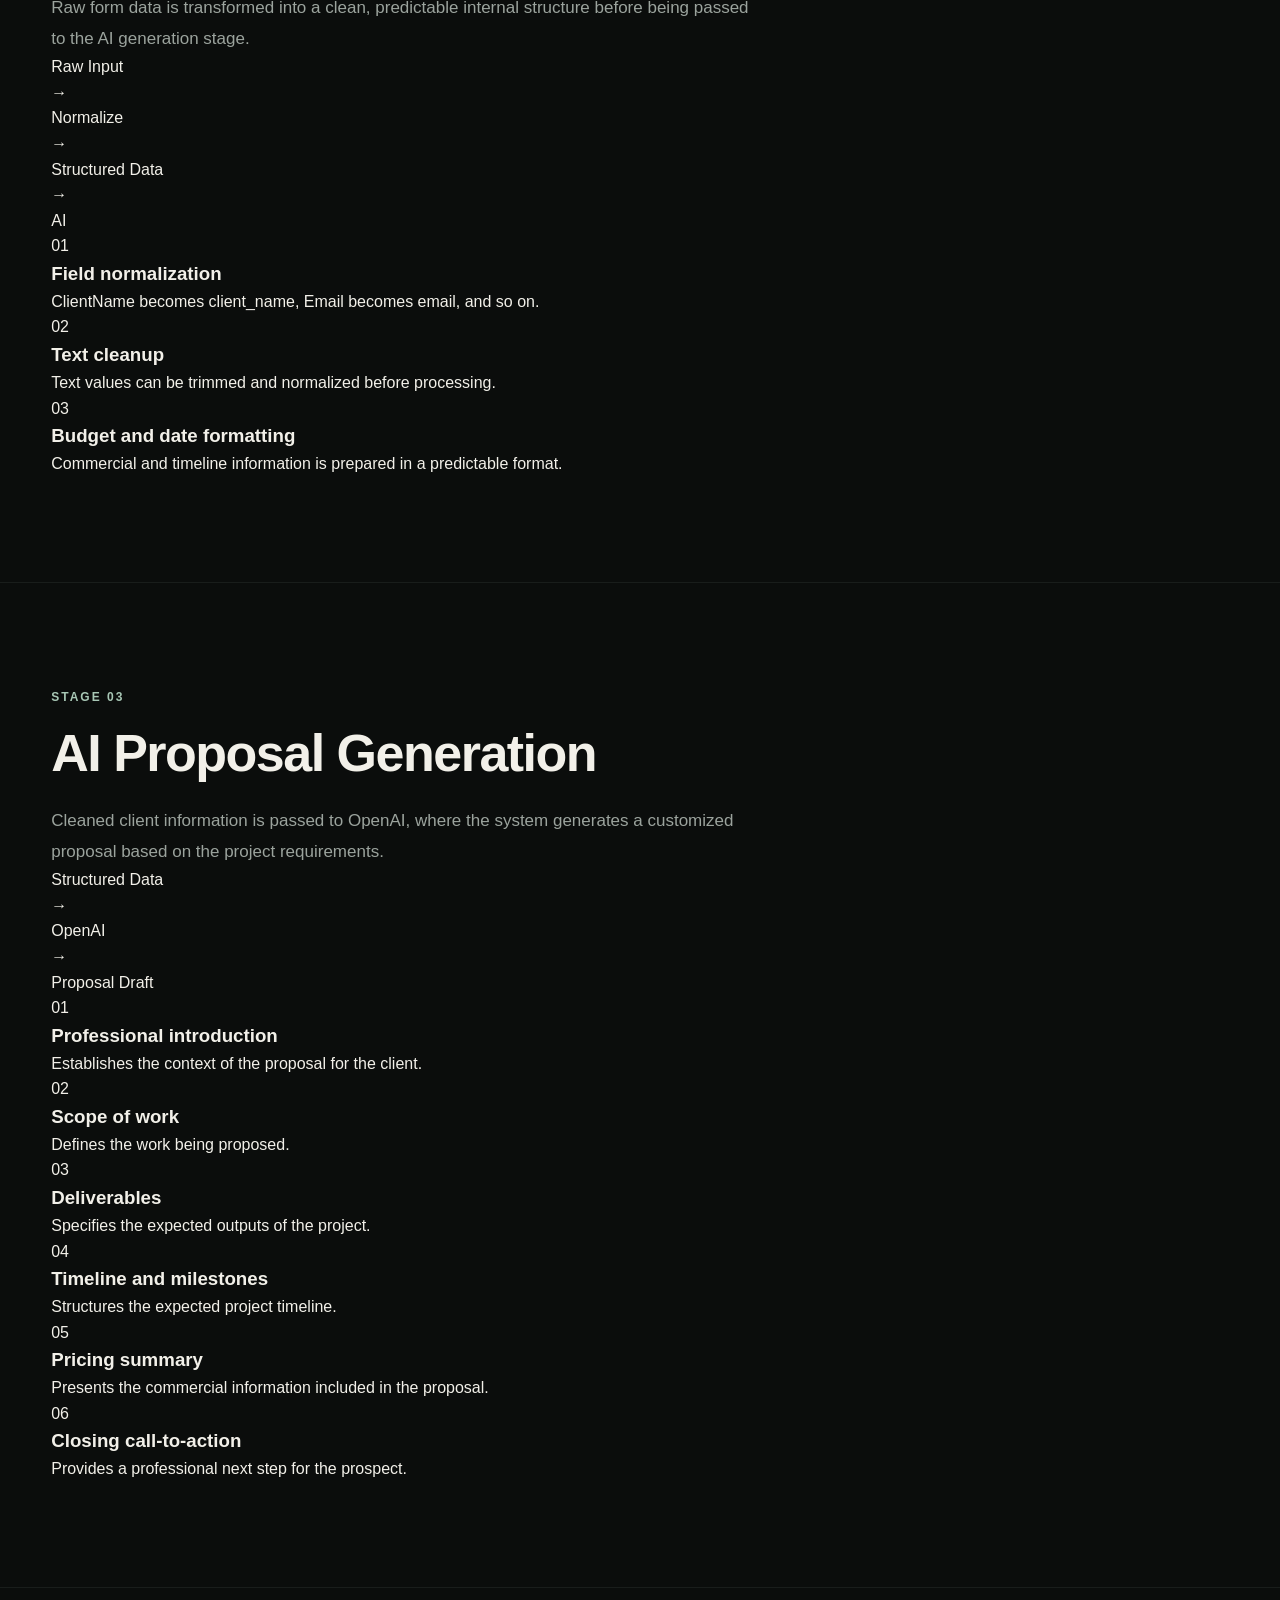
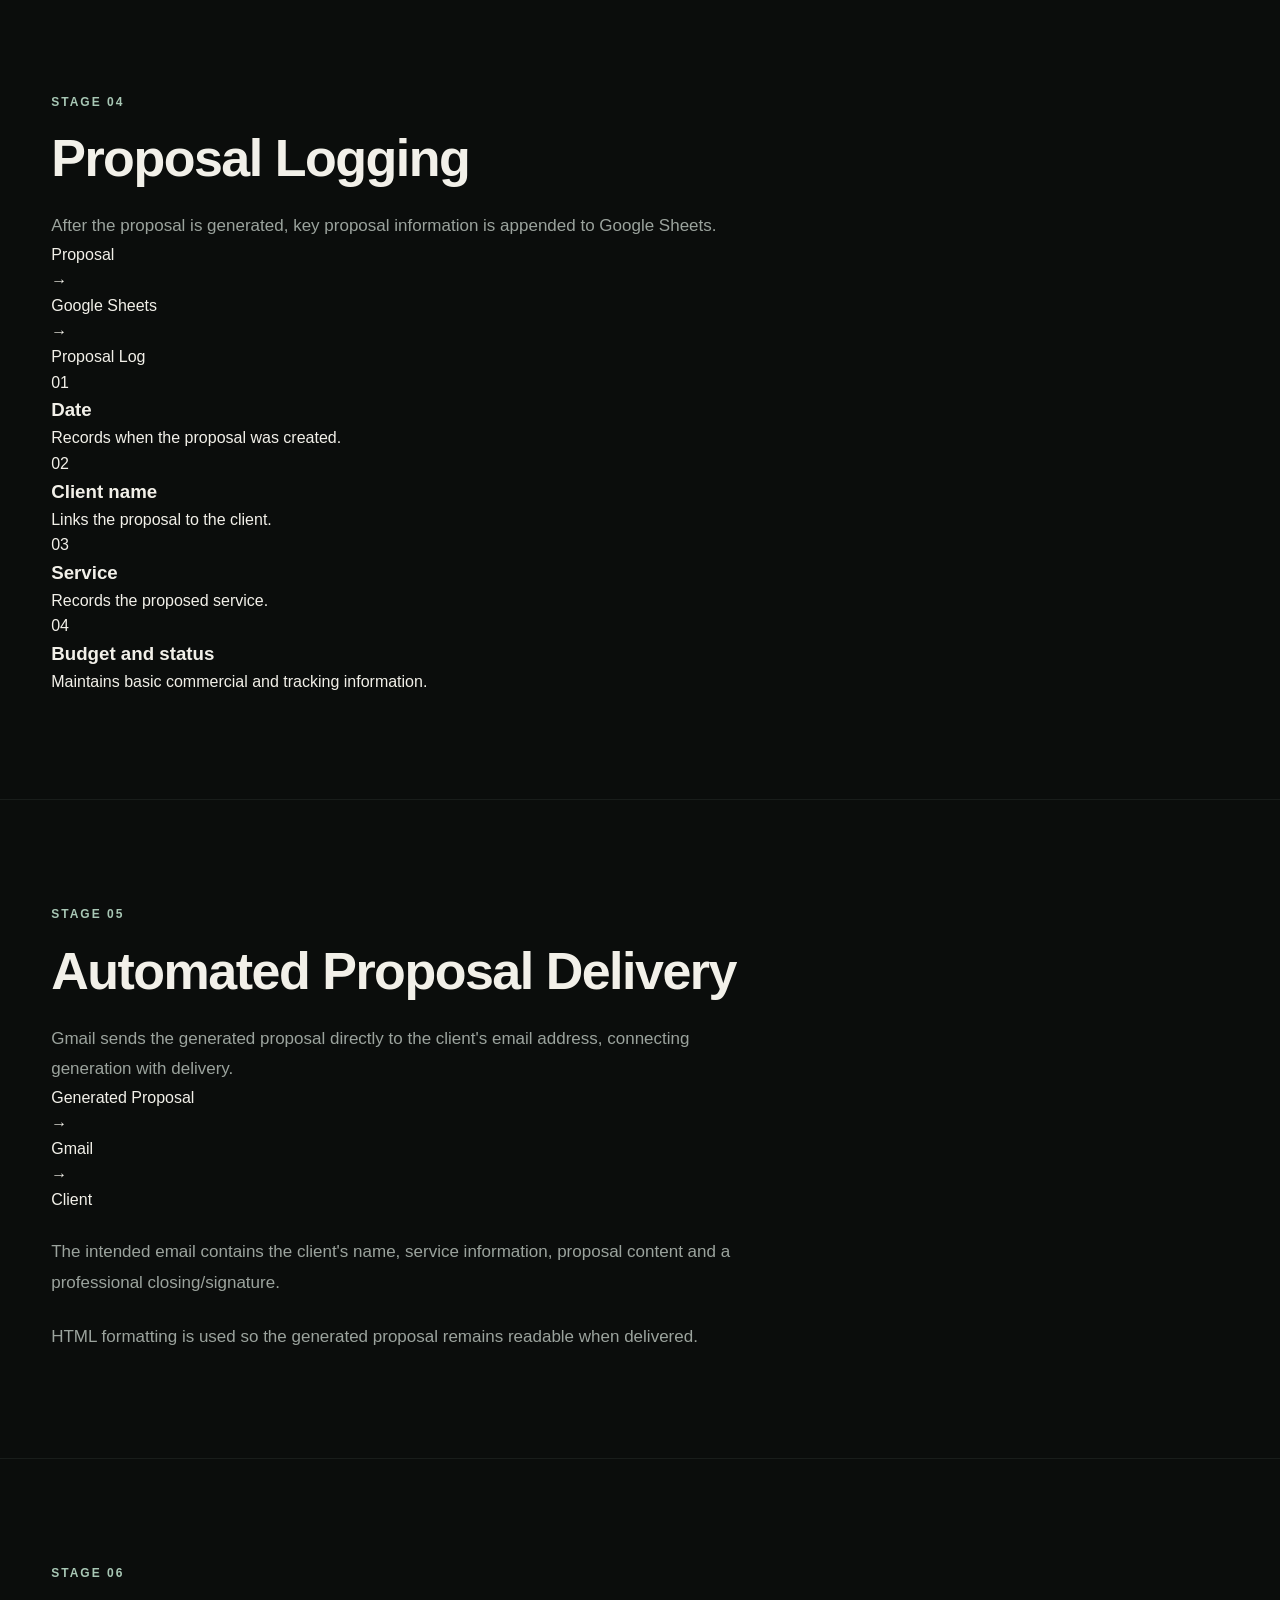
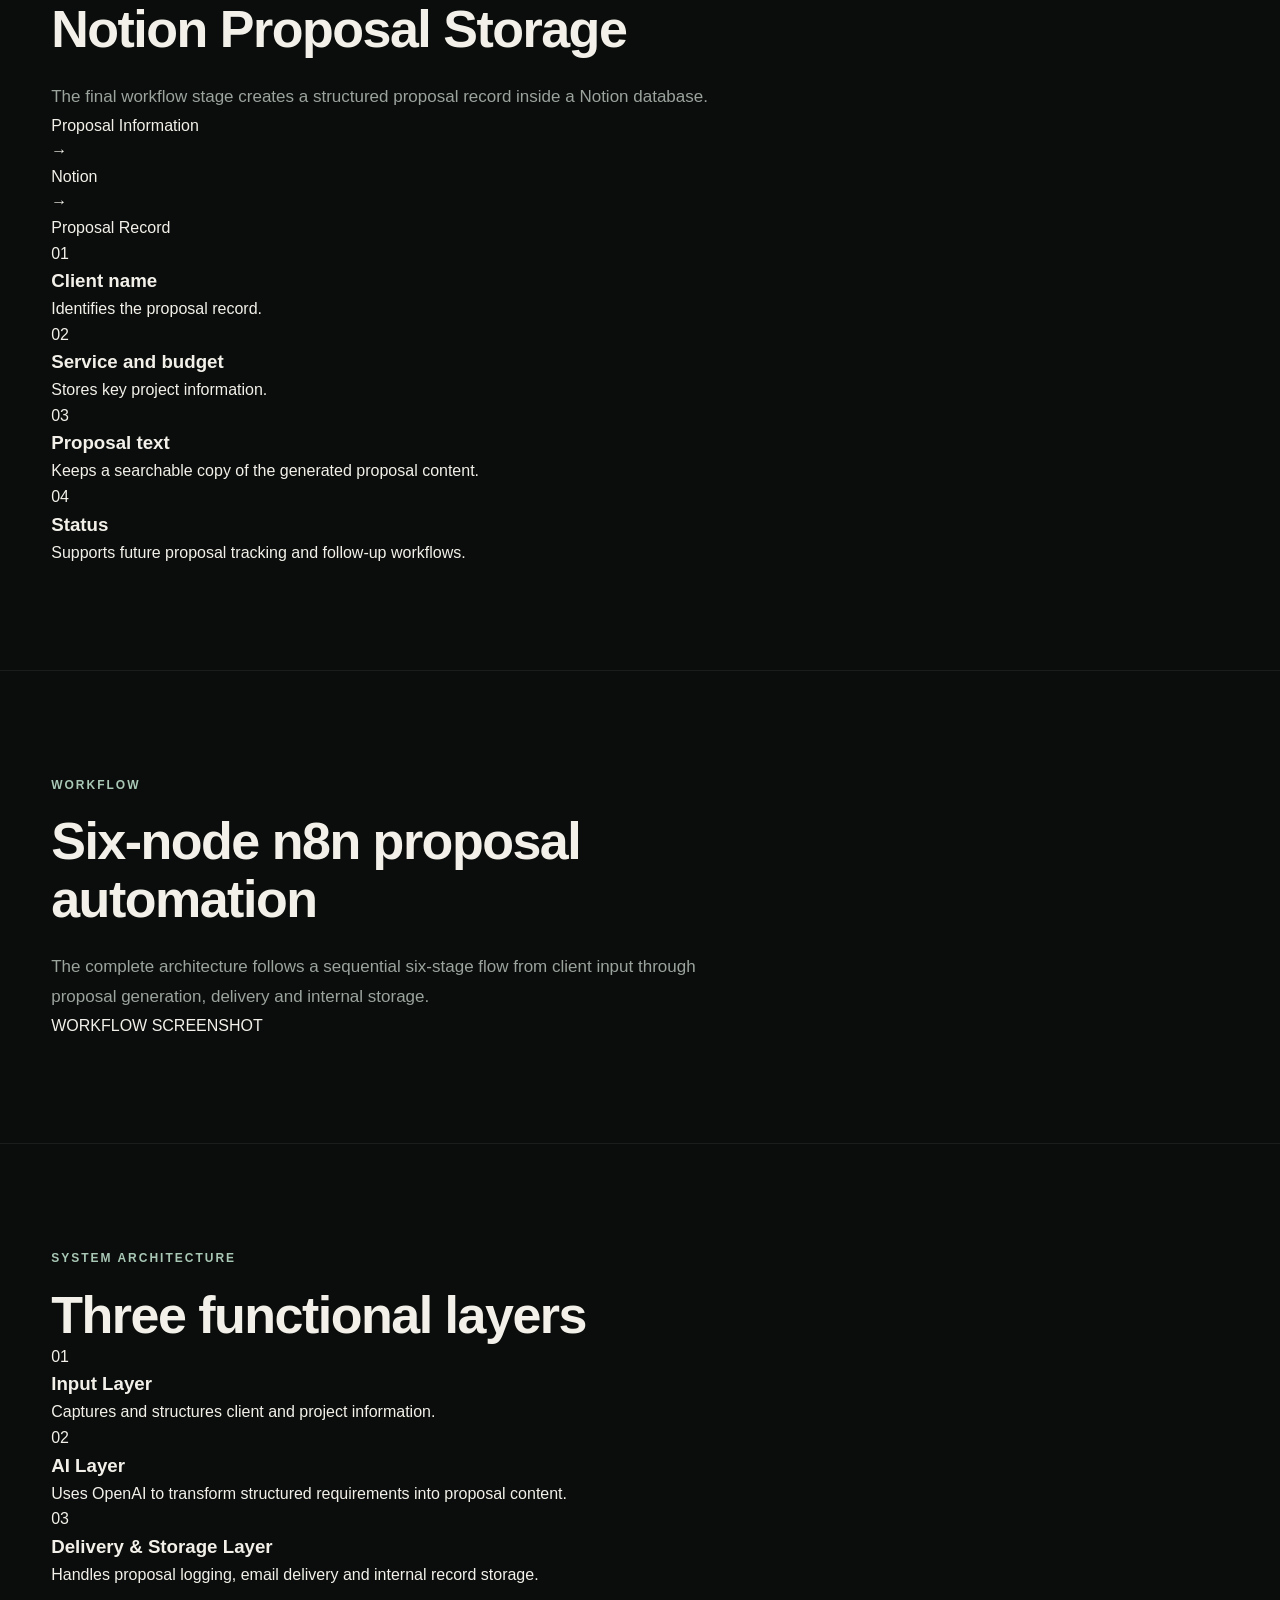
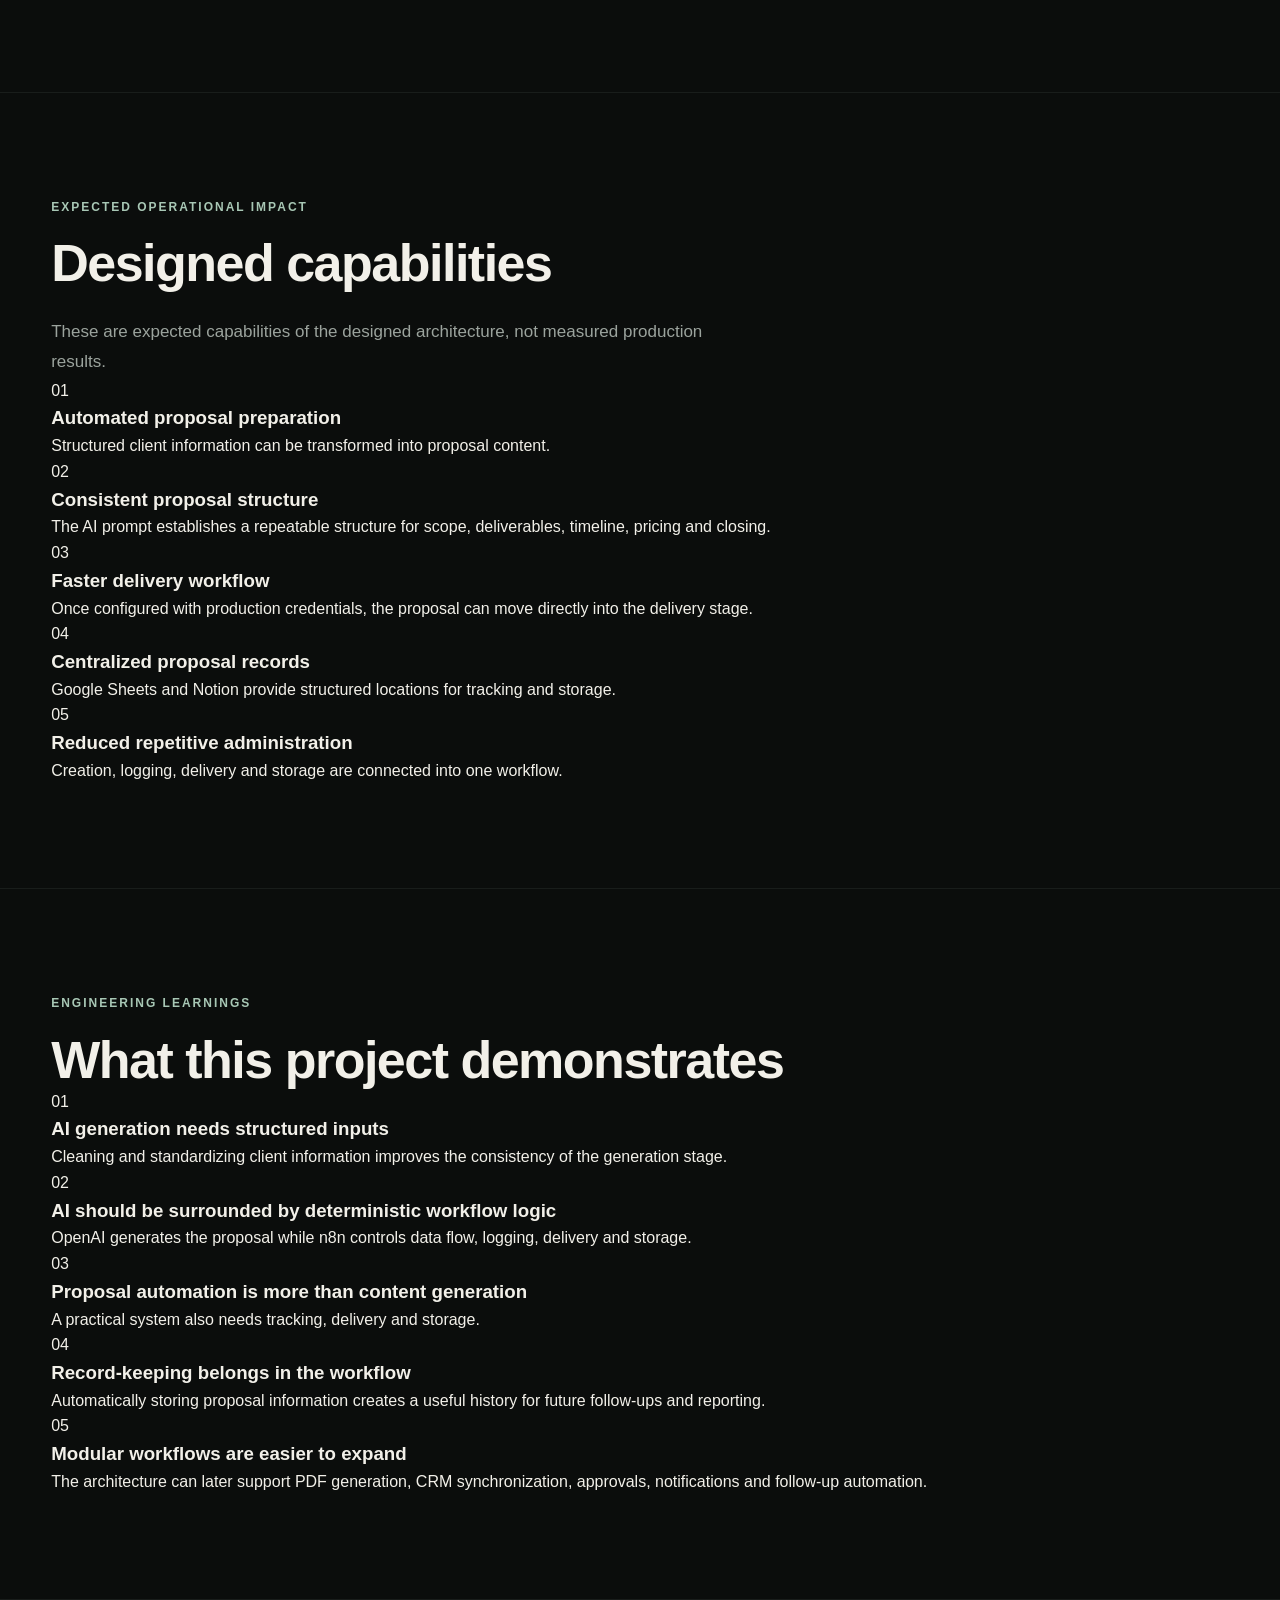
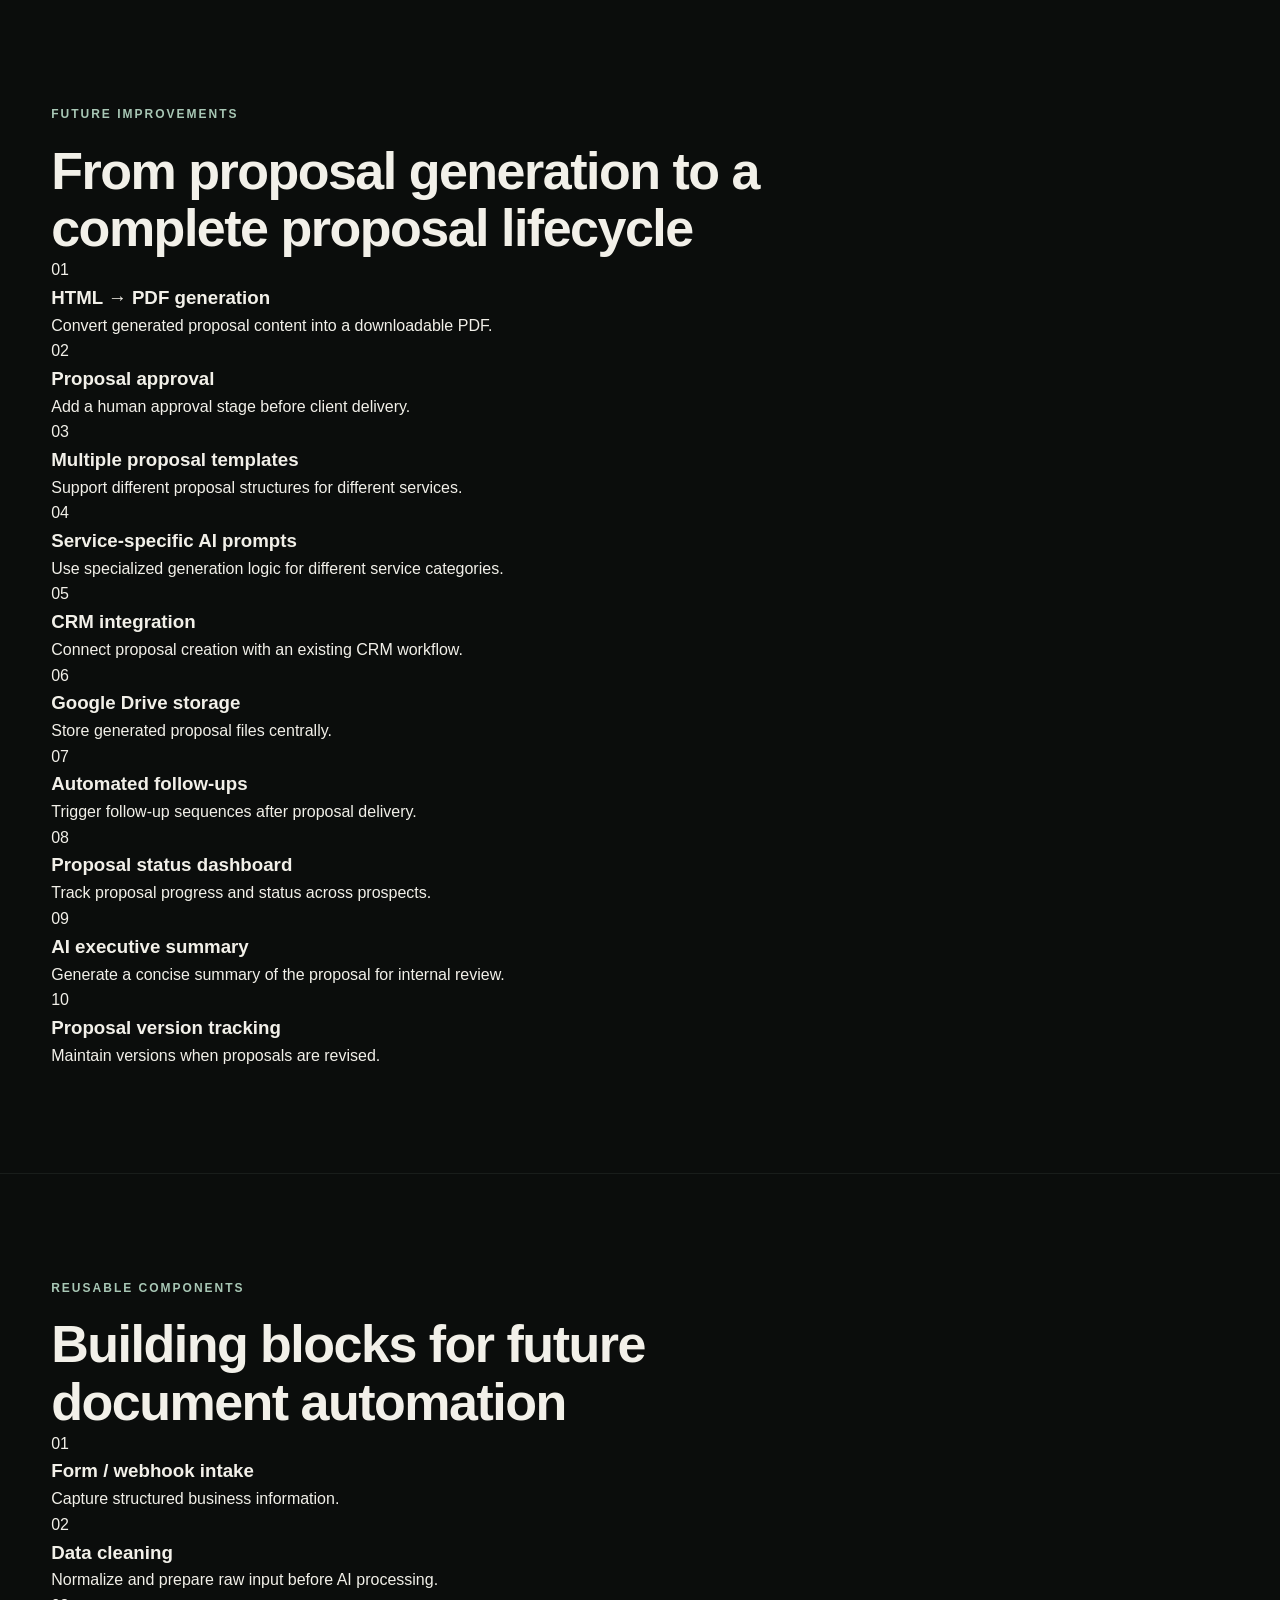
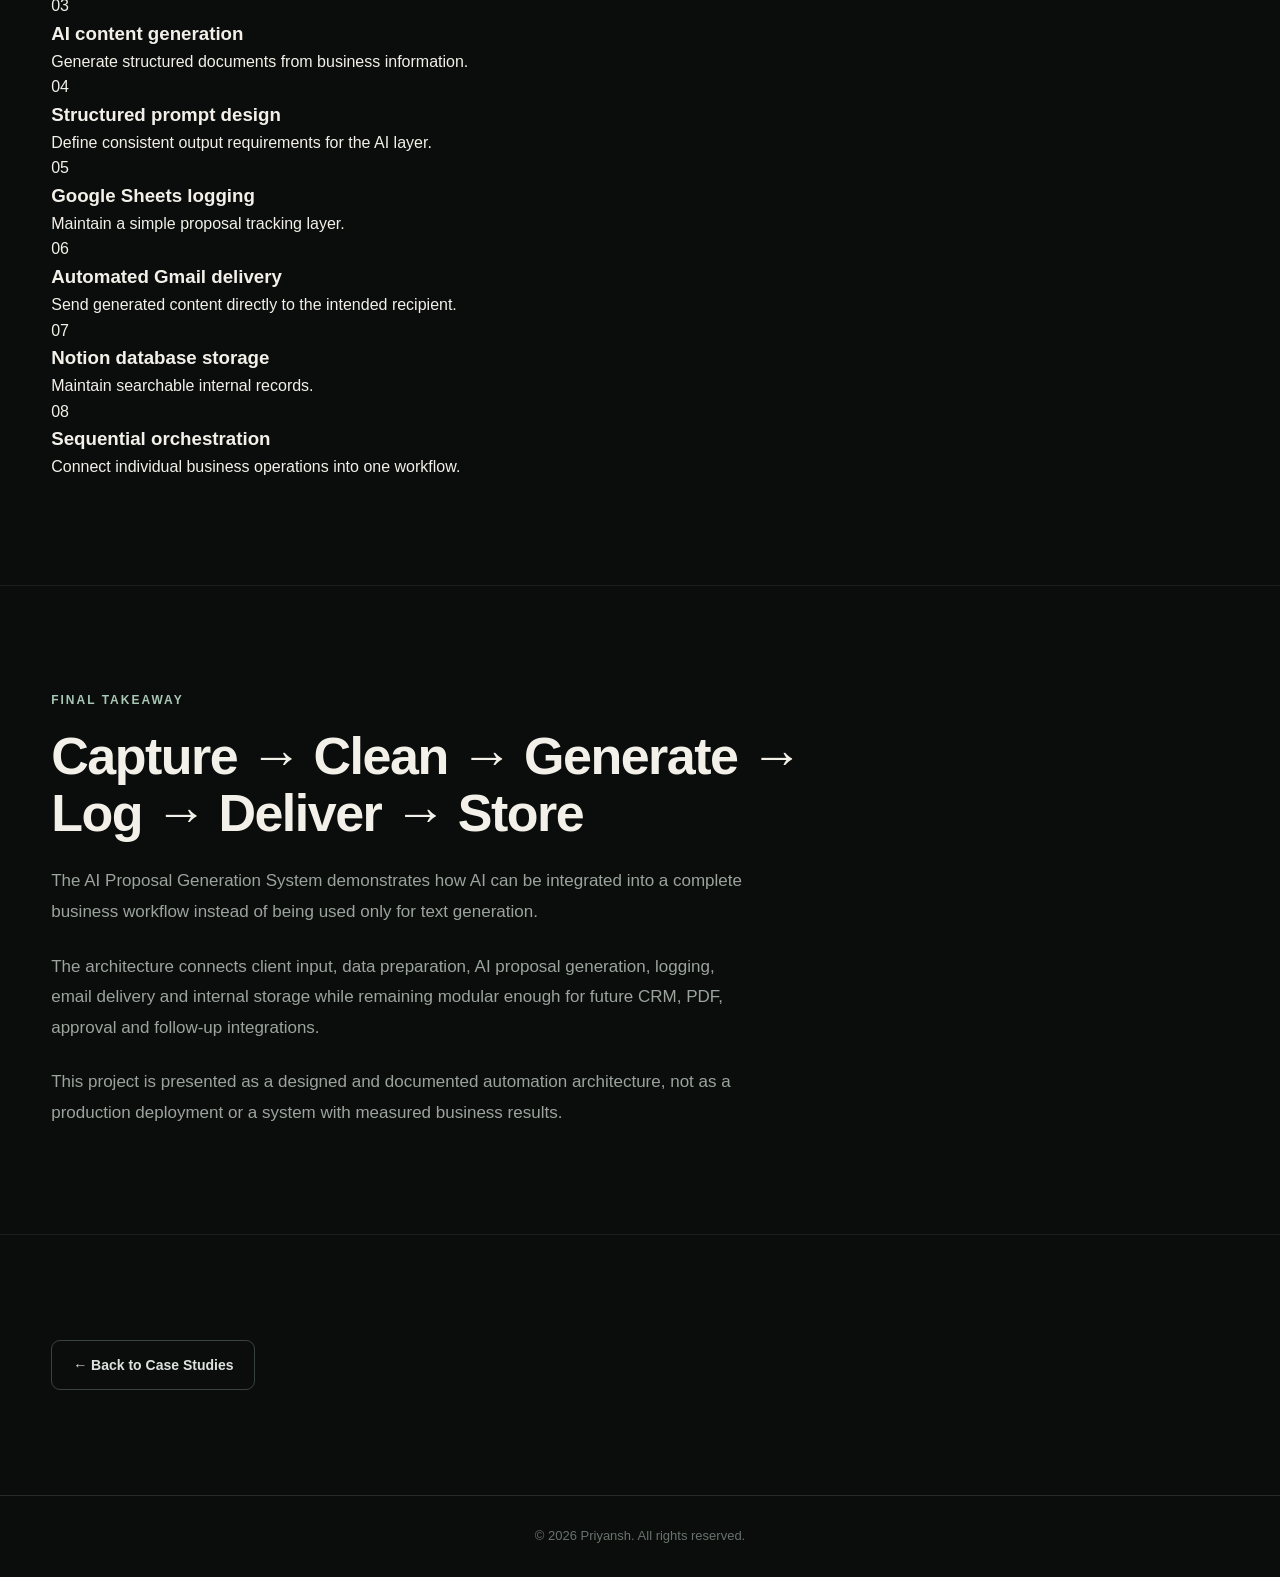
<file: case-study-05.html>
<!DOCTYPE html>
<html lang="en">

<head>
    <meta charset="UTF-8">

    <meta
        name="viewport"
        content="width=device-width, initial-scale=1.0"
    >

    <title>
        Case Study 05 | AI Proposal Generation System
    </title>

    <link rel="stylesheet" href="../style.css">
</head>


<body>


    <!-- =========================
         NAVIGATION
    ========================== -->

    <nav class="navbar">

        <div class="nav-container">

            <a href="../index.html" class="logo">
                Priyansh
            </a>

            <div class="nav-links">

                <a href="../index.html">
                    Home
                </a>

                <a href="../index.html#projects">
                    Projects
                </a>

                <a href="../index.html#case-studies">
                    Case Studies
                </a>

                <a href="../index.html#contact">
                    Contact
                </a>

            </div>

        </div>

    </nav>



    <!-- =========================
         HERO
    ========================== -->

    <main>

        <section class="case-study-hero section">

            <div class="section-container">

                <p class="section-label">
                    CASE STUDY 05
                </p>

                <h1>
                    AI Proposal Generation System
                </h1>

                <p class="section-description">
                    A modular n8n workflow designed to automate
                    proposal creation, delivery and internal
                    record management — from structured client
                    requirements to AI-generated proposals,
                    automated delivery and centralized storage.
                </p>


                <div class="hero-stack">

                    <span>n8n</span>
                    <span>OpenAI</span>
                    <span>Google Sheets</span>
                    <span>Gmail</span>
                    <span>Notion</span>

                </div>


                <div class="case-meta">

                    <div>
                        <strong>Role</strong>

                        <span>
                            AI Automation Engineer /
                            Workflow Designer
                        </span>
                    </div>


                    <div>
                        <strong>Project Type</strong>

                        <span>
                            AI Proposal Generation &
                            Delivery Automation
                        </span>
                    </div>


                    <div>
                        <strong>Workflow Platform</strong>

                        <span>
                            n8n
                        </span>
                    </div>


                    <div>
                        <strong>Status</strong>

                        <span>
                            Designed & Documented
                        </span>
                    </div>

                </div>

            </div>

        </section>



        <!-- =========================
             PROJECT SNAPSHOT
        ========================== -->

        <section class="section">

            <div class="section-container">

                <p class="section-label">
                    PROJECT SNAPSHOT
                </p>

                <h2>
                    From client requirements to
                    proposal delivery
                </h2>

                <p class="section-description">
                    The system connects proposal creation,
                    logging, delivery and storage into one
                    sequential workflow instead of treating
                    each activity as a separate manual task.
                </p>


                <div class="workflow-flow">

                    <div>
                        Client Input
                    </div>

                    <span>→</span>

                    <div>
                        Data Formatting
                    </div>

                    <span>→</span>

                    <div>
                        AI Generation
                    </div>

                    <span>→</span>

                    <div>
                        Sheets Log
                    </div>

                    <span>→</span>

                    <div>
                        Gmail
                    </div>

                    <span>→</span>

                    <div>
                        Notion
                    </div>

                </div>

            </div>

        </section>



        <!-- =========================
             STATUS
        ========================== -->

        <section class="section">

            <div class="section-container">

                <p class="section-label">
                    PROJECT STATUS
                </p>

                <h2>
                    Designed and documented as a
                    realistic proposal automation architecture
                </h2>

                <p class="section-description">
                    The workflow was designed as a six-node
                    n8n architecture using OpenAI for proposal
                    generation and Google Sheets, Gmail and
                    Notion for tracking, delivery and storage.
                </p>

                <p class="section-description">
                    The workflow was not connected to production
                    credentials or tested with real client data.
                    Therefore, no production performance,
                    conversion or revenue claims are made.
                </p>


                <div class="results-grid">

                    <div class="result-card">

                        <strong>
                            6
                        </strong>

                        <span>
                            Workflow nodes
                        </span>

                    </div>


                    <div class="result-card">

                        <strong>
                            5
                        </strong>

                        <span>
                            Core technologies
                        </span>

                    </div>


                    <div class="result-card">

                        <strong>
                            0
                        </strong>

                        <span>
                            Production metrics claimed
                        </span>

                    </div>

                </div>

            </div>

        </section>



        <!-- =========================
             BUSINESS PROBLEM
        ========================== -->

        <section class="section">

            <div class="section-container">

                <p class="section-label">
                    THE PROBLEM
                </p>

                <h2>
                    Proposal creation becomes repetitive
                    when handling multiple prospects
                </h2>

                <p class="section-description">
                    Creating a professional proposal can involve
                    collecting requirements, reviewing budget and
                    timelines, structuring scope and deliverables,
                    writing the proposal, formatting it, sending it
                    and maintaining an internal record.
                </p>


                <div class="case-study-points">

                    <div class="case-point">

                        <span>01</span>

                        <div>

                            <h3>
                                Collect client requirements
                            </h3>

                            <p>
                                Gather the information required
                                to understand the project.
                            </p>

                        </div>

                    </div>


                    <div class="case-point">

                        <span>02</span>

                        <div>

                            <h3>
                                Structure the project scope
                            </h3>

                            <p>
                                Organize services, deliverables,
                                budget and timeline information.
                            </p>

                        </div>

                    </div>


                    <div class="case-point">

                        <span>03</span>

                        <div>

                            <h3>
                                Create the proposal
                            </h3>

                            <p>
                                Convert structured requirements
                                into a professional proposal.
                            </p>

                        </div>

                    </div>


                    <div class="case-point">

                        <span>04</span>

                        <div>

                            <h3>
                                Deliver and record it
                            </h3>

                            <p>
                                Send the proposal and maintain
                                an internal history for tracking.
                            </p>

                        </div>

                    </div>

                </div>

            </div>

        </section>



        <!-- =========================
             SOLUTION
        ========================== -->

        <section class="section">

            <div class="section-container">

                <p class="section-label">
                    SOLUTION
                </p>

                <h2>
                    One sequential workflow for
                    the complete proposal lifecycle
                </h2>


                <div class="workflow-flow">

                    <div>
                        Client Input
                    </div>

                    <span>→</span>

                    <div>
                        Clean Data
                    </div>

                    <span>→</span>

                    <div>
                        Generate
                    </div>

                    <span>→</span>

                    <div>
                        Log
                    </div>

                    <span>→</span>

                    <div>
                        Deliver
                    </div>

                    <span>→</span>

                    <div>
                        Store
                    </div>

                </div>


                <p class="section-description">
                    The architecture is divided into three
                    functional layers: Input Layer, AI Layer,
                    and Delivery & Storage Layer.
                </p>

            </div>

        </section>



        <!-- =========================
             INTAKE
        ========================== -->

        <section class="section">

            <div class="section-container">

                <p class="section-label">
                    STAGE 01
                </p>

                <h2>
                    Client Information Intake
                </h2>

                <p class="section-description">
                    The workflow begins with webhook or
                    form-based input containing the information
                    required to create a proposal.
                </p>


                <div class="workflow-flow">

                    <div>
                        Client / Lead
                    </div>

                    <span>→</span>

                    <div>
                        Webhook / Form
                    </div>

                    <span>→</span>

                    <div>
                        Structured Input
                    </div>

                </div>


                <div class="case-study-points">

                    <div class="case-point">

                        <span>01</span>

                        <div>

                            <h3>
                                Client name
                            </h3>

                            <p>
                                Identifies the prospect or client.
                            </p>

                        </div>

                    </div>


                    <div class="case-point">

                        <span>02</span>

                        <div>

                            <h3>
                                Email
                            </h3>

                            <p>
                                Provides the destination for
                                proposal delivery.
                            </p>

                        </div>

                    </div>


                    <div class="case-point">

                        <span>03</span>

                        <div>

                            <h3>
                                Required service
                            </h3>

                            <p>
                                Defines the service or project
                                being proposed.
                            </p>

                        </div>

                    </div>


                    <div class="case-point">

                        <span>04</span>

                        <div>

                            <h3>
                                Budget and deadline
                            </h3>

                            <p>
                                Captures commercial and timeline
                                requirements.
                            </p>

                        </div>

                    </div>


                    <div class="case-point">

                        <span>05</span>

                        <div>

                            <h3>
                                Additional notes
                            </h3>

                            <p>
                                Captures additional requirements
                                or project context.
                            </p>

                        </div>

                    </div>

                </div>

            </div>

        </section>



        <!-- =========================
             DATA FORMATTING
        ========================== -->

        <section class="section">

            <div class="section-container">

                <p class="section-label">
                    STAGE 02
                </p>

                <h2>
                    Data Cleaning & Formatting
                </h2>

                <p class="section-description">
                    Raw form data is transformed into a clean,
                    predictable internal structure before being
                    passed to the AI generation stage.
                </p>


                <div class="workflow-flow">

                    <div>
                        Raw Input
                    </div>

                    <span>→</span>

                    <div>
                        Normalize
                    </div>

                    <span>→</span>

                    <div>
                        Structured Data
                    </div>

                    <span>→</span>

                    <div>
                        AI
                    </div>

                </div>


                <div class="case-study-points">

                    <div class="case-point">

                        <span>01</span>

                        <div>

                            <h3>
                                Field normalization
                            </h3>

                            <p>
                                ClientName becomes client_name,
                                Email becomes email, and so on.
                            </p>

                        </div>

                    </div>


                    <div class="case-point">

                        <span>02</span>

                        <div>

                            <h3>
                                Text cleanup
                            </h3>

                            <p>
                                Text values can be trimmed and
                                normalized before processing.
                            </p>

                        </div>

                    </div>


                    <div class="case-point">

                        <span>03</span>

                        <div>

                            <h3>
                                Budget and date formatting
                            </h3>

                            <p>
                                Commercial and timeline information
                                is prepared in a predictable format.
                            </p>

                        </div>

                    </div>

                </div>

            </div>

        </section>



        <!-- =========================
             AI GENERATION
        ========================== -->

        <section class="section">

            <div class="section-container">

                <p class="section-label">
                    STAGE 03
                </p>

                <h2>
                    AI Proposal Generation
                </h2>

                <p class="section-description">
                    Cleaned client information is passed to
                    OpenAI, where the system generates a
                    customized proposal based on the project
                    requirements.
                </p>


                <div class="workflow-flow">

                    <div>
                        Structured Data
                    </div>

                    <span>→</span>

                    <div>
                        OpenAI
                    </div>

                    <span>→</span>

                    <div>
                        Proposal Draft
                    </div>

                </div>


                <div class="case-study-points">

                    <div class="case-point">

                        <span>01</span>

                        <div>

                            <h3>
                                Professional introduction
                            </h3>

                            <p>
                                Establishes the context of the
                                proposal for the client.
                            </p>

                        </div>

                    </div>


                    <div class="case-point">

                        <span>02</span>

                        <div>

                            <h3>
                                Scope of work
                            </h3>

                            <p>
                                Defines the work being proposed.
                            </p>

                        </div>

                    </div>


                    <div class="case-point">

                        <span>03</span>

                        <div>

                            <h3>
                                Deliverables
                            </h3>

                            <p>
                                Specifies the expected outputs
                                of the project.
                            </p>

                        </div>

                    </div>


                    <div class="case-point">

                        <span>04</span>

                        <div>

                            <h3>
                                Timeline and milestones
                            </h3>

                            <p>
                                Structures the expected project
                                timeline.
                            </p>

                        </div>

                    </div>


                    <div class="case-point">

                        <span>05</span>

                        <div>

                            <h3>
                                Pricing summary
                            </h3>

                            <p>
                                Presents the commercial information
                                included in the proposal.
                            </p>

                        </div>

                    </div>


                    <div class="case-point">

                        <span>06</span>

                        <div>

                            <h3>
                                Closing call-to-action
                            </h3>

                            <p>
                                Provides a professional next step
                                for the prospect.
                            </p>

                        </div>

                    </div>

                </div>

            </div>

        </section>



        <!-- =========================
             LOGGING
        ========================== -->

        <section class="section">

            <div class="section-container">

                <p class="section-label">
                    STAGE 04
                </p>

                <h2>
                    Proposal Logging
                </h2>

                <p class="section-description">
                    After the proposal is generated, key proposal
                    information is appended to Google Sheets.
                </p>


                <div class="workflow-flow">

                    <div>
                        Proposal
                    </div>

                    <span>→</span>

                    <div>
                        Google Sheets
                    </div>

                    <span>→</span>

                    <div>
                        Proposal Log
                    </div>

                </div>


                <div class="case-study-points">

                    <div class="case-point">

                        <span>01</span>

                        <div>

                            <h3>
                                Date
                            </h3>

                            <p>
                                Records when the proposal was created.
                            </p>

                        </div>

                    </div>


                    <div class="case-point">

                        <span>02</span>

                        <div>

                            <h3>
                                Client name
                            </h3>

                            <p>
                                Links the proposal to the client.
                            </p>

                        </div>

                    </div>


                    <div class="case-point">

                        <span>03</span>

                        <div>

                            <h3>
                                Service
                            </h3>

                            <p>
                                Records the proposed service.
                            </p>

                        </div>

                    </div>


                    <div class="case-point">

                        <span>04</span>

                        <div>

                            <h3>
                                Budget and status
                            </h3>

                            <p>
                                Maintains basic commercial and
                                tracking information.
                            </p>

                        </div>

                    </div>

                </div>

            </div>

        </section>



        <!-- =========================
             EMAIL DELIVERY
        ========================== -->

        <section class="section">

            <div class="section-container">

                <p class="section-label">
                    STAGE 05
                </p>

                <h2>
                    Automated Proposal Delivery
                </h2>

                <p class="section-description">
                    Gmail sends the generated proposal directly
                    to the client's email address, connecting
                    generation with delivery.
                </p>


                <div class="workflow-flow">

                    <div>
                        Generated Proposal
                    </div>

                    <span>→</span>

                    <div>
                        Gmail
                    </div>

                    <span>→</span>

                    <div>
                        Client
                    </div>

                </div>


                <p class="section-description">
                    The intended email contains the client's
                    name, service information, proposal content
                    and a professional closing/signature.
                </p>


                <p class="section-description">
                    HTML formatting is used so the generated
                    proposal remains readable when delivered.
                </p>

            </div>

        </section>



        <!-- =========================
             NOTION STORAGE
        ========================== -->

        <section class="section">

            <div class="section-container">

                <p class="section-label">
                    STAGE 06
                </p>

                <h2>
                    Notion Proposal Storage
                </h2>

                <p class="section-description">
                    The final workflow stage creates a structured
                    proposal record inside a Notion database.
                </p>


                <div class="workflow-flow">

                    <div>
                        Proposal Information
                    </div>

                    <span>→</span>

                    <div>
                        Notion
                    </div>

                    <span>→</span>

                    <div>
                        Proposal Record
                    </div>

                </div>


                <div class="case-study-points">

                    <div class="case-point">

                        <span>01</span>

                        <div>

                            <h3>
                                Client name
                            </h3>

                            <p>
                                Identifies the proposal record.
                            </p>

                        </div>

                    </div>


                    <div class="case-point">

                        <span>02</span>

                        <div>

                            <h3>
                                Service and budget
                            </h3>

                            <p>
                                Stores key project information.
                            </p>

                        </div>

                    </div>


                    <div class="case-point">

                        <span>03</span>

                        <div>

                            <h3>
                                Proposal text
                            </h3>

                            <p>
                                Keeps a searchable copy of the
                                generated proposal content.
                            </p>

                        </div>

                    </div>


                    <div class="case-point">

                        <span>04</span>

                        <div>

                            <h3>
                                Status
                            </h3>

                            <p>
                                Supports future proposal tracking
                                and follow-up workflows.
                            </p>

                        </div>

                    </div>

                </div>

            </div>

        </section>



        <!-- =========================
             WORKFLOW SCREENSHOT
        ========================== -->

        <section class="section">

            <div class="section-container">

                <p class="section-label">
                    WORKFLOW
                </p>

                <h2>
                    Six-node n8n proposal automation
                </h2>

                <p class="section-description">
                    The complete architecture follows a
                    sequential six-stage flow from client input
                    through proposal generation, delivery and
                    internal storage.
                </p>


                <div class="case-study-image">

                    <div class="image-placeholder">
                        WORKFLOW SCREENSHOT
                    </div>

                </div>

            </div>

        </section>



        <!-- =========================
             THREE LAYERS
        ========================== -->

        <section class="section">

            <div class="section-container">

                <p class="section-label">
                    SYSTEM ARCHITECTURE
                </p>

                <h2>
                    Three functional layers
                </h2>


                <div class="case-study-points">

                    <div class="case-point">

                        <span>01</span>

                        <div>

                            <h3>
                                Input Layer
                            </h3>

                            <p>
                                Captures and structures client
                                and project information.
                            </p>

                        </div>

                    </div>


                    <div class="case-point">

                        <span>02</span>

                        <div>

                            <h3>
                                AI Layer
                            </h3>

                            <p>
                                Uses OpenAI to transform structured
                                requirements into proposal content.
                            </p>

                        </div>

                    </div>


                    <div class="case-point">

                        <span>03</span>

                        <div>

                            <h3>
                                Delivery & Storage Layer
                            </h3>

                            <p>
                                Handles proposal logging, email
                                delivery and internal record storage.
                            </p>

                        </div>

                    </div>

                </div>

            </div>

        </section>



        <!-- =========================
             EXPECTED IMPACT
        ========================== -->

        <section class="section">

            <div class="section-container">

                <p class="section-label">
                    EXPECTED OPERATIONAL IMPACT
                </p>

                <h2>
                    Designed capabilities
                </h2>

                <p class="section-description">
                    These are expected capabilities of the designed
                    architecture, not measured production results.
                </p>


                <div class="case-study-points">

                    <div class="case-point">

                        <span>01</span>

                        <div>

                            <h3>
                                Automated proposal preparation
                            </h3>

                            <p>
                                Structured client information can be
                                transformed into proposal content.
                            </p>

                        </div>

                    </div>


                    <div class="case-point">

                        <span>02</span>

                        <div>

                            <h3>
                                Consistent proposal structure
                            </h3>

                            <p>
                                The AI prompt establishes a repeatable
                                structure for scope, deliverables,
                                timeline, pricing and closing.
                            </p>

                        </div>

                    </div>


                    <div class="case-point">

                        <span>03</span>

                        <div>

                            <h3>
                                Faster delivery workflow
                            </h3>

                            <p>
                                Once configured with production
                                credentials, the proposal can move
                                directly into the delivery stage.
                            </p>

                        </div>

                    </div>


                    <div class="case-point">

                        <span>04</span>

                        <div>

                            <h3>
                                Centralized proposal records
                            </h3>

                            <p>
                                Google Sheets and Notion provide
                                structured locations for tracking
                                and storage.
                            </p>

                        </div>

                    </div>


                    <div class="case-point">

                        <span>05</span>

                        <div>

                            <h3>
                                Reduced repetitive administration
                            </h3>

                            <p>
                                Creation, logging, delivery and
                                storage are connected into one workflow.
                            </p>

                        </div>

                    </div>

                </div>

            </div>

        </section>



        <!-- =========================
             ENGINEERING LEARNINGS
        ========================== -->

        <section class="section">

            <div class="section-container">

                <p class="section-label">
                    ENGINEERING LEARNINGS
                </p>

                <h2>
                    What this project demonstrates
                </h2>


                <div class="case-study-points">

                    <div class="case-point">

                        <span>01</span>

                        <div>

                            <h3>
                                AI generation needs structured inputs
                            </h3>

                            <p>
                                Cleaning and standardizing client
                                information improves the consistency
                                of the generation stage.
                            </p>

                        </div>

                    </div>


                    <div class="case-point">

                        <span>02</span>

                        <div>

                            <h3>
                                AI should be surrounded by
                                deterministic workflow logic
                            </h3>

                            <p>
                                OpenAI generates the proposal while
                                n8n controls data flow, logging,
                                delivery and storage.
                            </p>

                        </div>

                    </div>


                    <div class="case-point">

                        <span>03</span>

                        <div>

                            <h3>
                                Proposal automation is more
                                than content generation
                            </h3>

                            <p>
                                A practical system also needs
                                tracking, delivery and storage.
                            </p>

                        </div>

                    </div>


                    <div class="case-point">

                        <span>04</span>

                        <div>

                            <h3>
                                Record-keeping belongs in
                                the workflow
                            </h3>

                            <p>
                                Automatically storing proposal
                                information creates a useful history
                                for future follow-ups and reporting.
                            </p>

                        </div>

                    </div>


                    <div class="case-point">

                        <span>05</span>

                        <div>

                            <h3>
                                Modular workflows are easier
                                to expand
                            </h3>

                            <p>
                                The architecture can later support
                                PDF generation, CRM synchronization,
                                approvals, notifications and
                                follow-up automation.
                            </p>

                        </div>

                    </div>

                </div>

            </div>

        </section>



        <!-- =========================
             FUTURE IMPROVEMENTS
        ========================== -->

        <section class="section">

            <div class="section-container">

                <p class="section-label">
                    FUTURE IMPROVEMENTS
                </p>

                <h2>
                    From proposal generation to
                    a complete proposal lifecycle
                </h2>


                <div class="case-study-points">

                    <div class="case-point">

                        <span>01</span>

                        <div>

                            <h3>
                                HTML → PDF generation
                            </h3>

                            <p>
                                Convert generated proposal content
                                into a downloadable PDF.
                            </p>

                        </div>

                    </div>


                    <div class="case-point">

                        <span>02</span>

                        <div>

                            <h3>
                                Proposal approval
                            </h3>

                            <p>
                                Add a human approval stage before
                                client delivery.
                            </p>

                        </div>

                    </div>


                    <div class="case-point">

                        <span>03</span>

                        <div>

                            <h3>
                                Multiple proposal templates
                            </h3>

                            <p>
                                Support different proposal structures
                                for different services.
                            </p>

                        </div>

                    </div>


                    <div class="case-point">

                        <span>04</span>

                        <div>

                            <h3>
                                Service-specific AI prompts
                            </h3>

                            <p>
                                Use specialized generation logic
                                for different service categories.
                            </p>

                        </div>

                    </div>


                    <div class="case-point">

                        <span>05</span>

                        <div>

                            <h3>
                                CRM integration
                            </h3>

                            <p>
                                Connect proposal creation with an
                                existing CRM workflow.
                            </p>

                        </div>

                    </div>


                    <div class="case-point">

                        <span>06</span>

                        <div>

                            <h3>
                                Google Drive storage
                            </h3>

                            <p>
                                Store generated proposal files
                                centrally.
                            </p>

                        </div>

                    </div>


                    <div class="case-point">

                        <span>07</span>

                        <div>

                            <h3>
                                Automated follow-ups
                            </h3>

                            <p>
                                Trigger follow-up sequences after
                                proposal delivery.
                            </p>

                        </div>

                    </div>


                    <div class="case-point">

                        <span>08</span>

                        <div>

                            <h3>
                                Proposal status dashboard
                            </h3>

                            <p>
                                Track proposal progress and status
                                across prospects.
                            </p>

                        </div>

                    </div>


                    <div class="case-point">

                        <span>09</span>

                        <div>

                            <h3>
                                AI executive summary
                            </h3>

                            <p>
                                Generate a concise summary of the
                                proposal for internal review.
                            </p>

                        </div>

                    </div>


                    <div class="case-point">

                        <span>10</span>

                        <div>

                            <h3>
                                Proposal version tracking
                            </h3>

                            <p>
                                Maintain versions when proposals
                                are revised.
                            </p>

                        </div>

                    </div>

                </div>

            </div>

        </section>



        <!-- =========================
             REUSABLE COMPONENTS
        ========================== -->

        <section class="section">

            <div class="section-container">

                <p class="section-label">
                    REUSABLE COMPONENTS
                </p>

                <h2>
                    Building blocks for future
                    document automation
                </h2>


                <div class="case-study-points">

                    <div class="case-point">

                        <span>01</span>

                        <div>

                            <h3>
                                Form / webhook intake
                            </h3>

                            <p>
                                Capture structured business
                                information.
                            </p>

                        </div>

                    </div>


                    <div class="case-point">

                        <span>02</span>

                        <div>

                            <h3>
                                Data cleaning
                            </h3>

                            <p>
                                Normalize and prepare raw input
                                before AI processing.
                            </p>

                        </div>

                    </div>


                    <div class="case-point">

                        <span>03</span>

                        <div>

                            <h3>
                                AI content generation
                            </h3>

                            <p>
                                Generate structured documents
                                from business information.
                            </p>

                        </div>

                    </div>


                    <div class="case-point">

                        <span>04</span>

                        <div>

                            <h3>
                                Structured prompt design
                            </h3>

                            <p>
                                Define consistent output requirements
                                for the AI layer.
                            </p>

                        </div>

                    </div>


                    <div class="case-point">

                        <span>05</span>

                        <div>

                            <h3>
                                Google Sheets logging
                            </h3>

                            <p>
                                Maintain a simple proposal tracking
                                layer.
                            </p>

                        </div>

                    </div>


                    <div class="case-point">

                        <span>06</span>

                        <div>

                            <h3>
                                Automated Gmail delivery
                            </h3>

                            <p>
                                Send generated content directly
                                to the intended recipient.
                            </p>

                        </div>

                    </div>


                    <div class="case-point">

                        <span>07</span>

                        <div>

                            <h3>
                                Notion database storage
                            </h3>

                            <p>
                                Maintain searchable internal records.
                            </p>

                        </div>

                    </div>


                    <div class="case-point">

                        <span>08</span>

                        <div>

                            <h3>
                                Sequential orchestration
                            </h3>

                            <p>
                                Connect individual business
                                operations into one workflow.
                            </p>

                        </div>

                    </div>

                </div>

            </div>

        </section>



        <!-- =========================
             FINAL TAKEAWAY
        ========================== -->

        <section class="section">

            <div class="section-container">

                <p class="section-label">
                    FINAL TAKEAWAY
                </p>

                <h2>
                    Capture → Clean → Generate →
                    Log → Deliver → Store
                </h2>

                <p class="section-description">
                    The AI Proposal Generation System demonstrates
                    how AI can be integrated into a complete
                    business workflow instead of being used only
                    for text generation.
                </p>

                <p class="section-description">
                    The architecture connects client input,
                    data preparation, AI proposal generation,
                    logging, email delivery and internal storage
                    while remaining modular enough for future CRM,
                    PDF, approval and follow-up integrations.
                </p>

                <p class="section-description">
                    This project is presented as a designed and
                    documented automation architecture, not as a
                    production deployment or a system with measured
                    business results.
                </p>

            </div>

        </section>



        <!-- =========================
             BACK BUTTON
        ========================== -->

        <section class="section">

            <div class="section-container">

                <a
                    href="../index.html#case-studies"
                    class="button secondary-button"
                >
                    ← Back to Case Studies
                </a>

            </div>

        </section>


    </main>



    <!-- =========================
         FOOTER
    ========================== -->

    <footer>

        © 2026 Priyansh. All rights reserved.

    </footer>


</body>

</html>
</file>
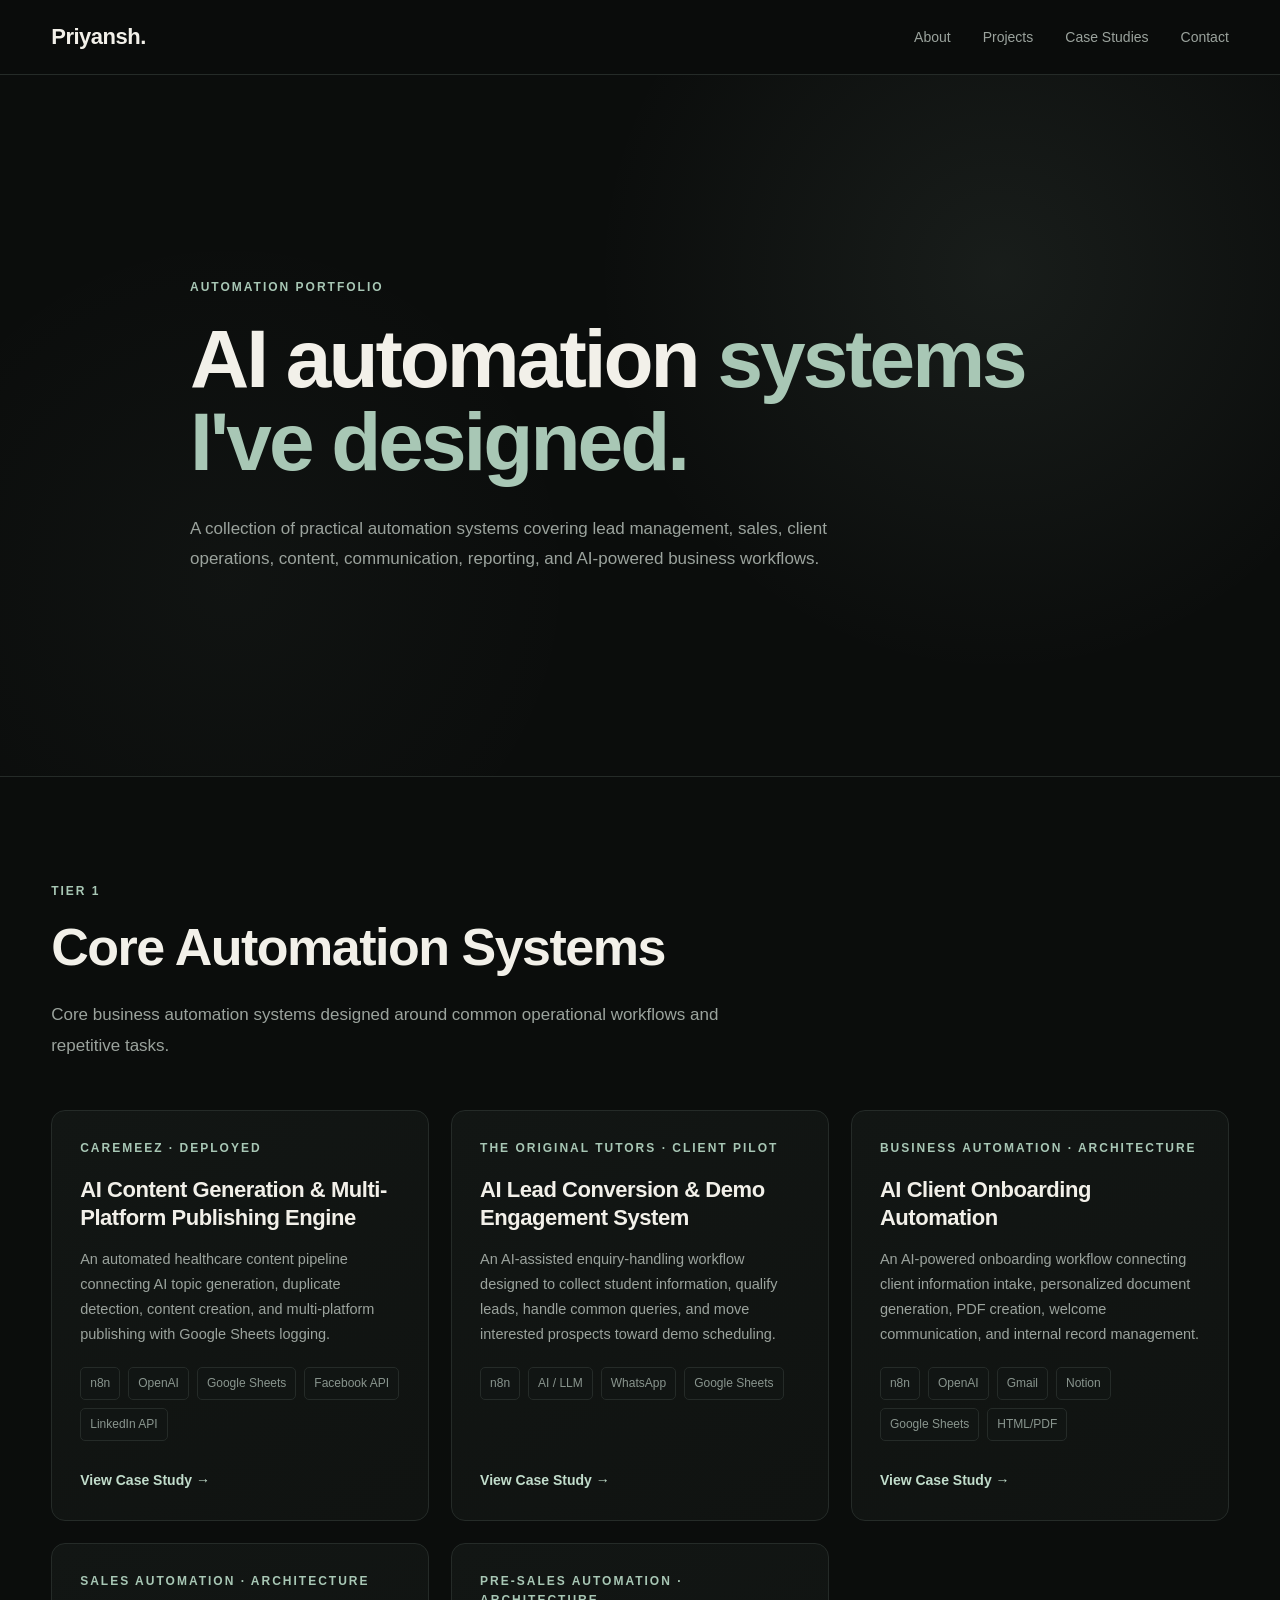
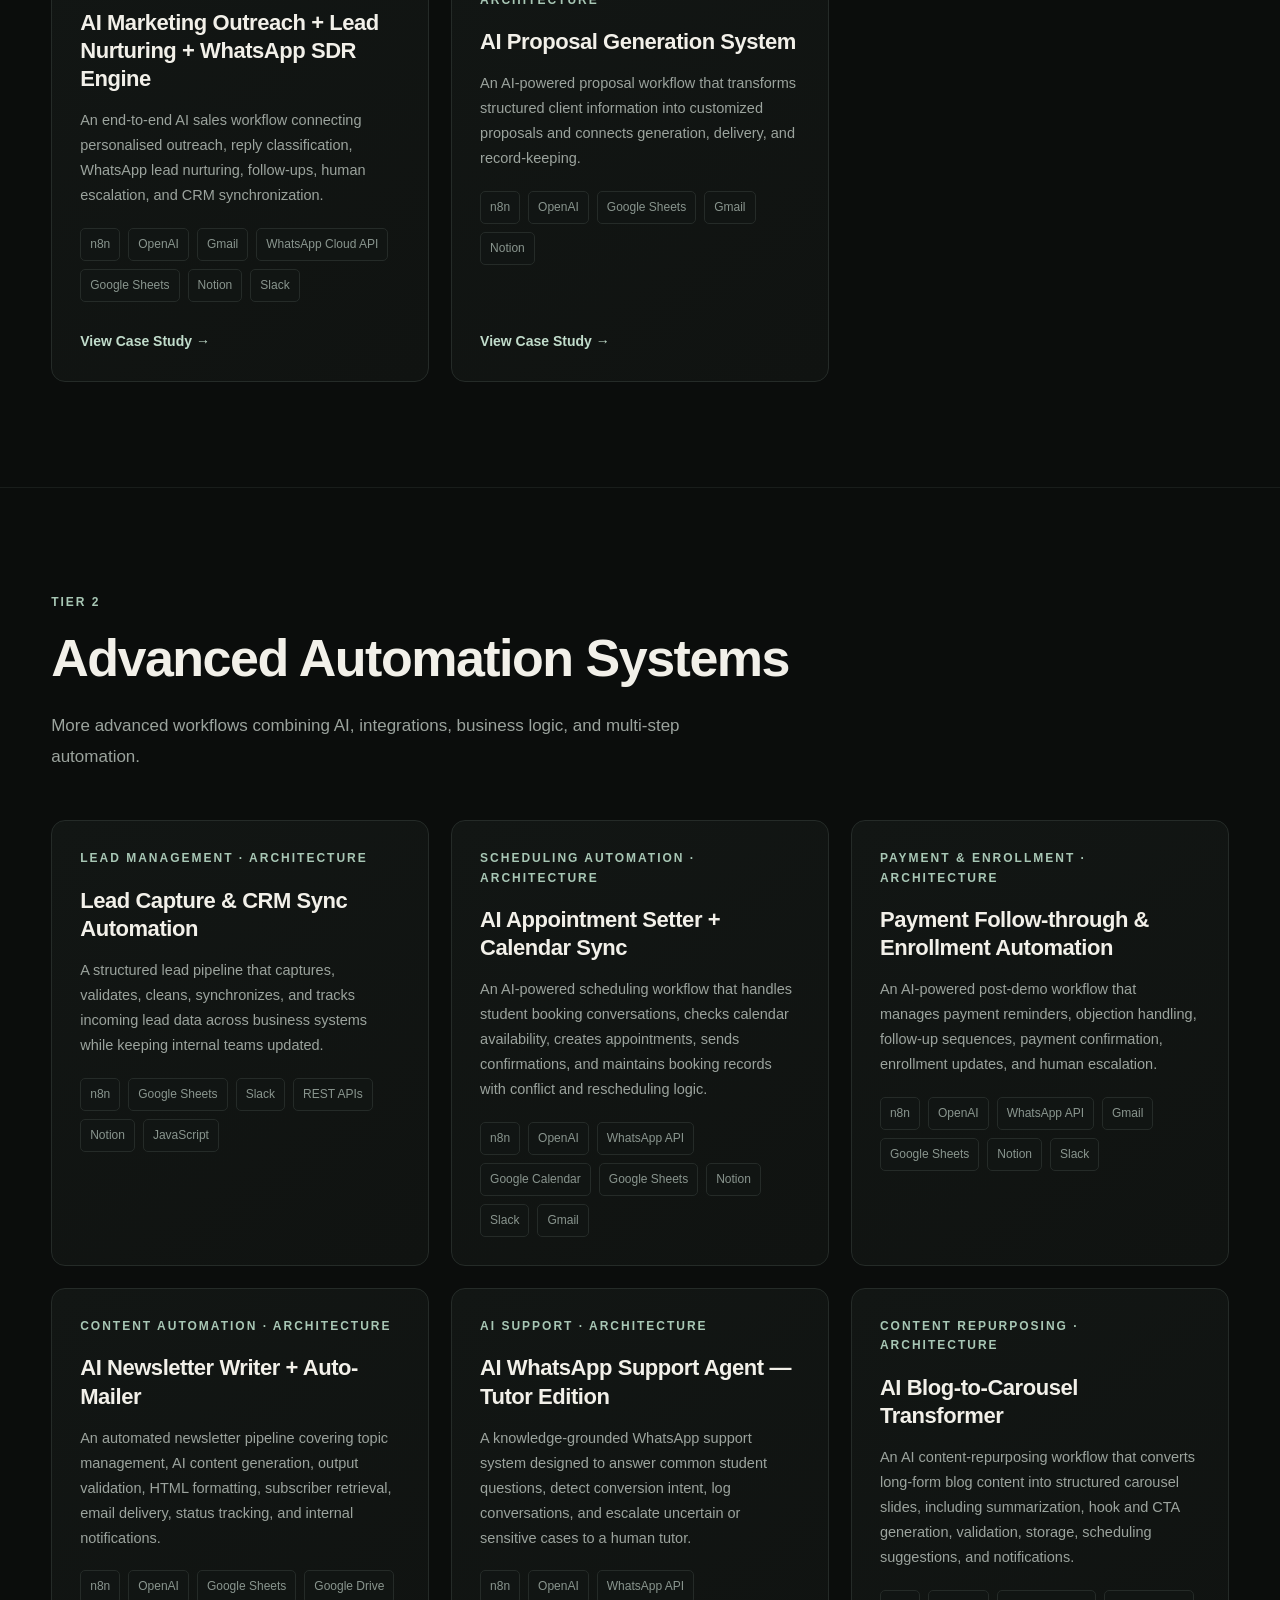
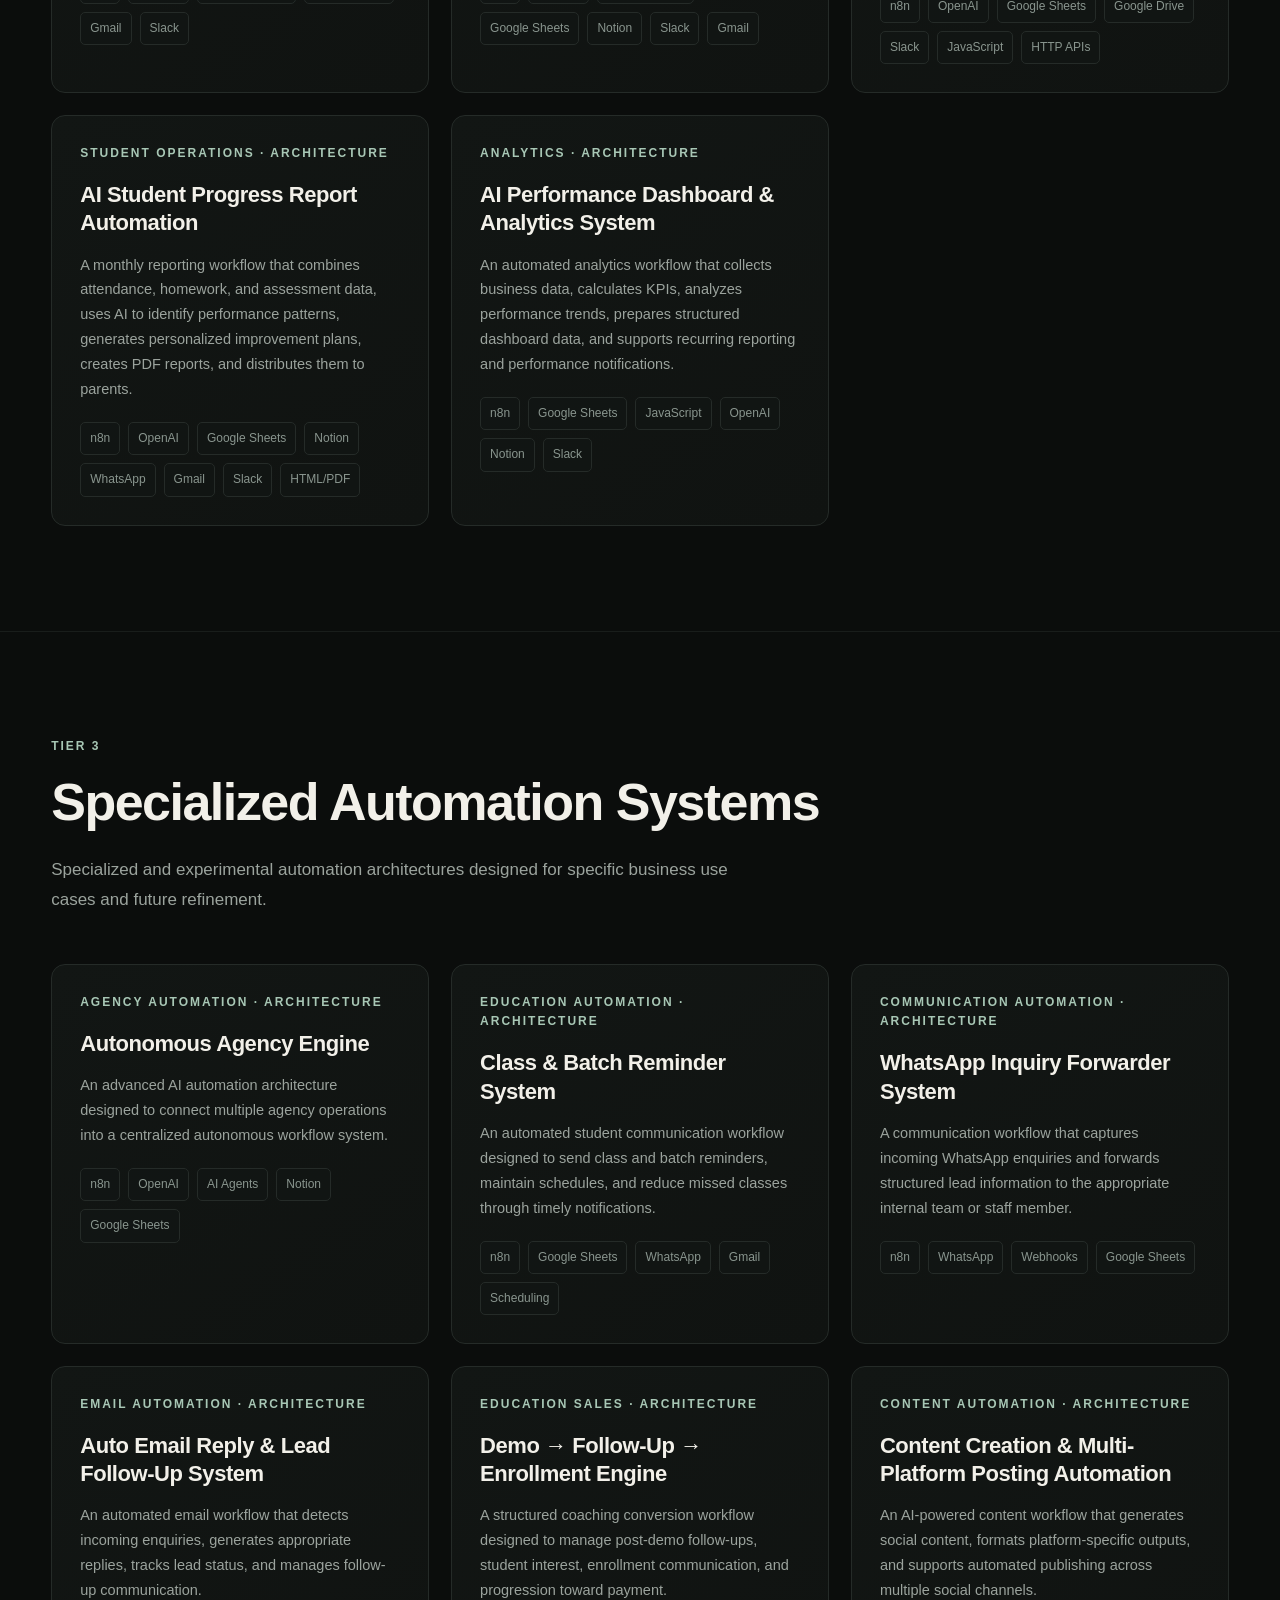
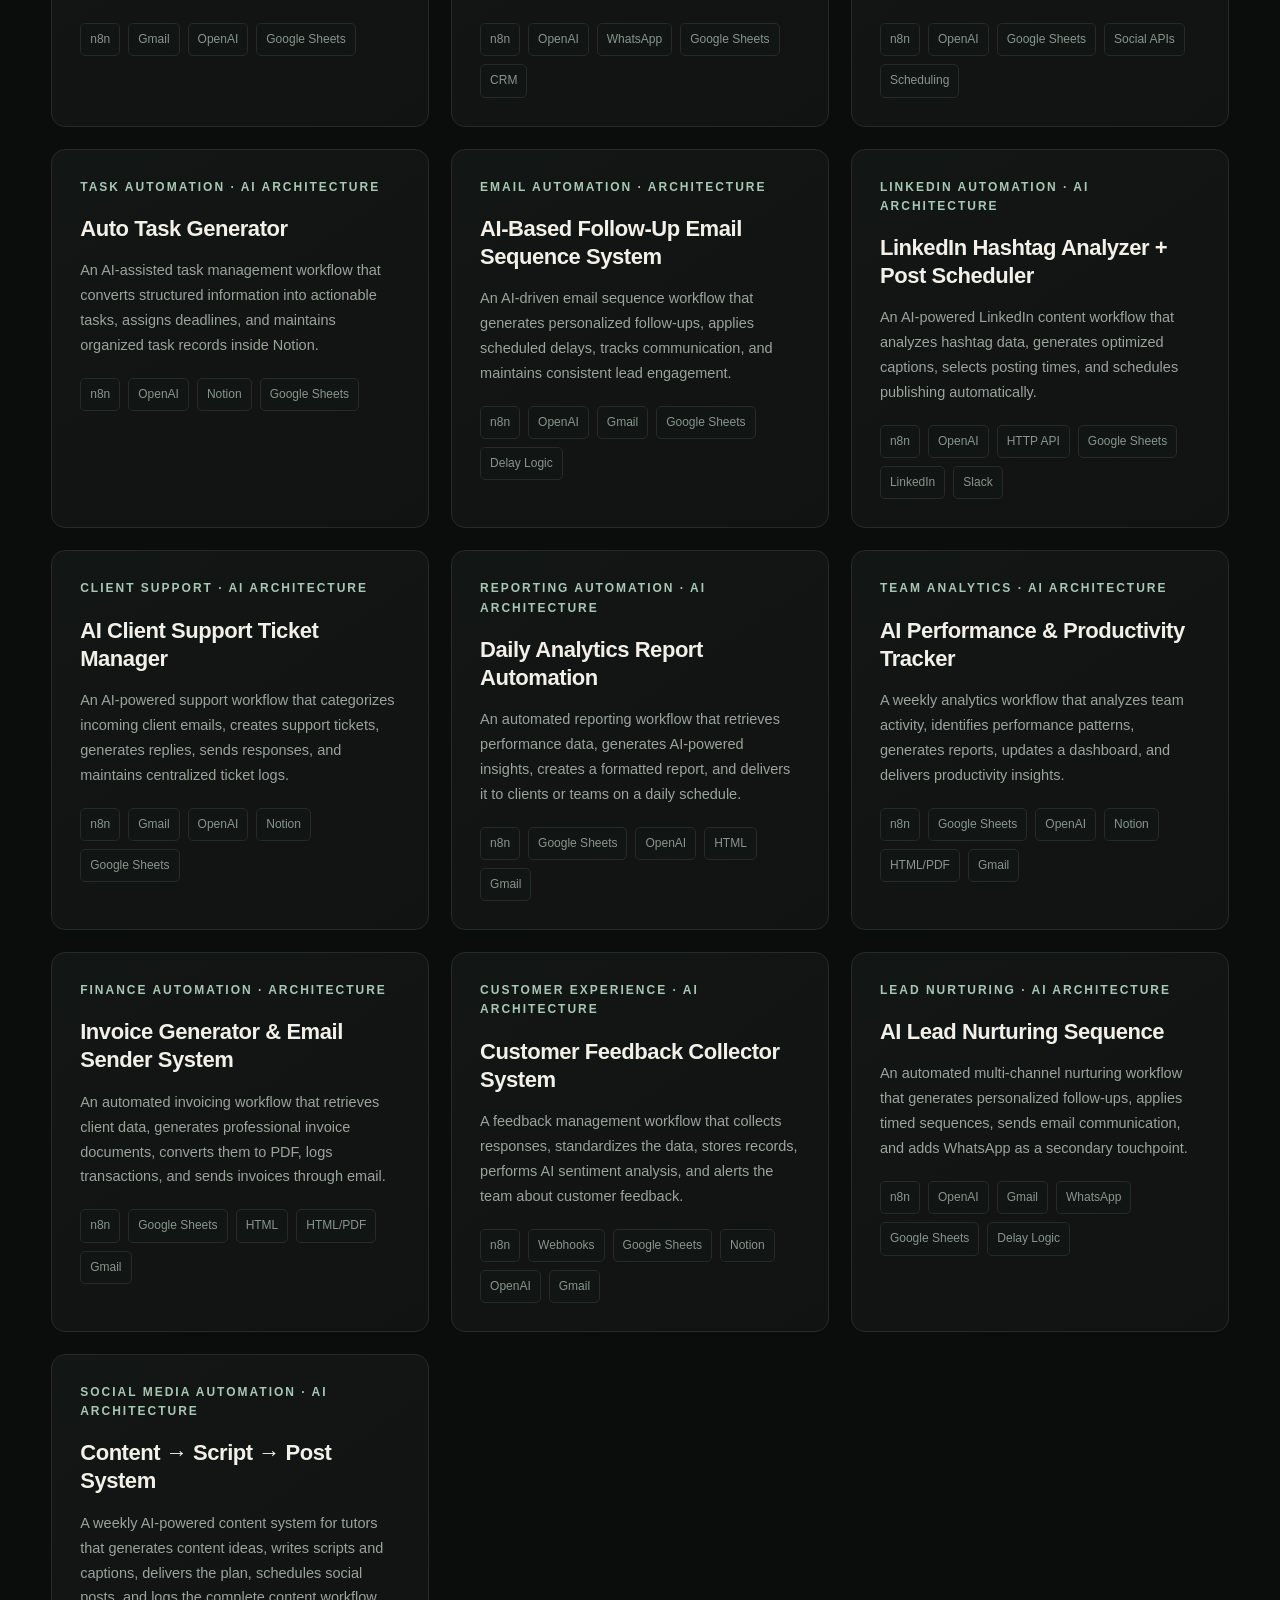
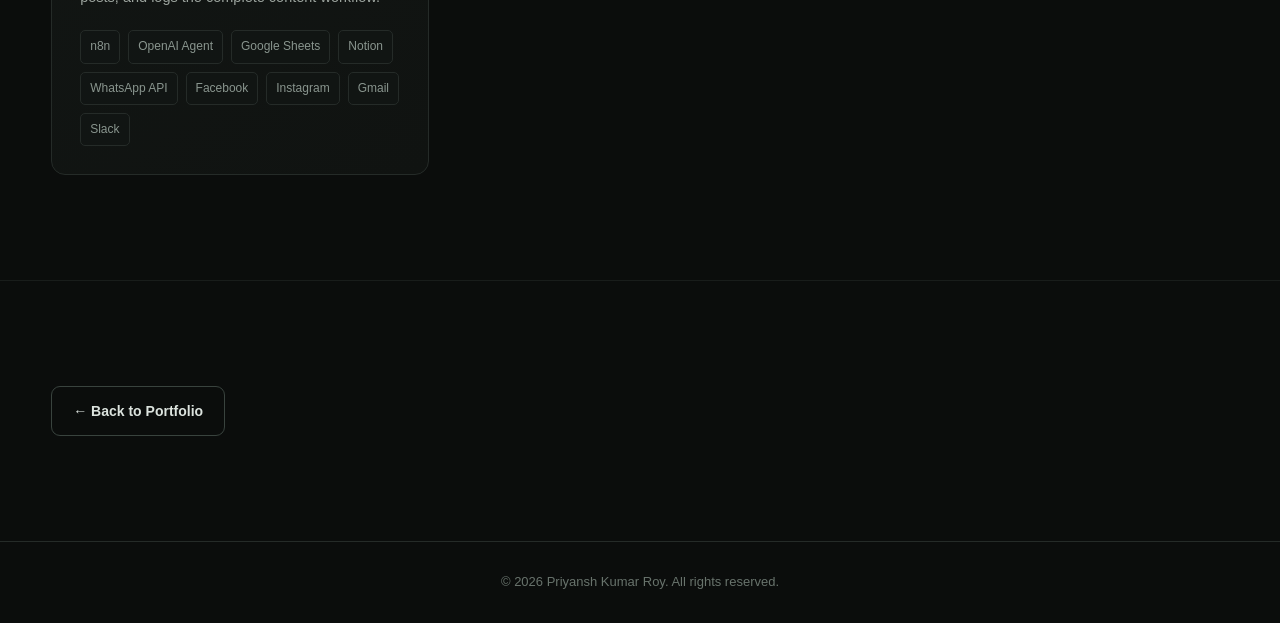
<file: projects.html>
<!DOCTYPE html>
<html lang="en">
<head>

    <meta charset="UTF-8">

    <meta
        name="viewport"
        content="width=device-width, initial-scale=1.0"
    >

    <title>Projects | Priyansh Kumar Roy — AI Automation Engineer</title>

    <meta
        name="description"
        content="Explore Priyansh Kumar Roy's AI automation portfolio, featuring business workflow automation, AI-powered systems, API integrations, lead management, sales automation, content automation, and reporting systems."
    >

    <meta
        name="author"
        content="Priyansh Kumar Roy"
    >

    <meta
        name="theme-color"
        content="#0d100e"
    >

    <!-- Open Graph / Social Sharing -->

    <meta
        property="og:title"
        content="Projects | Priyansh Kumar Roy"
    >

    <meta
        property="og:description"
        content="A collection of practical AI automation systems covering business workflows, sales, lead management, content, communication, and reporting."
    >

    <meta
        property="og:type"
        content="website"
    >

    <link rel="icon" type="image/png" href="favicon.png">
    <link rel="stylesheet" href="style.css">

</head>

<body>


    <!-- Navigation -->
    <nav class="navbar">

        <div class="nav-container">

            <a href="index.html" class="logo">
                Priyansh.
            </a>

            <div class="nav-links">

                <a href="index.html#about">
                    About
                </a>

                <a href="index.html#projects">
                    Projects
                </a>

                <a href="index.html#case-studies">
                    Case Studies
                </a>

                <a href="index.html#contact">
                    Contact
                </a>

            </div>

        </div>

    </nav>



    <!-- Projects Hero -->
    <section class="hero">

        <div class="hero-content">

            <p class="eyebrow">
                AUTOMATION PORTFOLIO
            </p>

            <h1>
                AI automation
                <span>systems I've designed.</span>
            </h1>

            <p class="hero-description">
                A collection of practical automation systems covering
                lead management, sales, client operations, content,
                communication, reporting, and AI-powered business workflows.
            </p>

        </div>

    </section>



    <!-- Tier 1 -->
    <section class="section">

        <div class="section-container">

            <p class="section-label">
                TIER 1
            </p>

            <h2>
                Core Automation Systems
            </h2>

            <p class="section-description">
                Core business automation systems designed around
                common operational workflows and repetitive tasks.
            </p>


           <div class="projects-grid">


    <!-- Tier 1 — Project 01 -->
    <div class="project-card">

        <p class="project-category">
            CAREMEEZ · DEPLOYED
        </p>

        <h3>
            AI Content Generation & Multi-Platform Publishing Engine
        </h3>

        <p>
            An automated healthcare content pipeline connecting AI topic
            generation, duplicate detection, content creation, and
            multi-platform publishing with Google Sheets logging.
        </p>

        <div class="stack-items">
            <span>n8n</span>
            <span>OpenAI</span>
            <span>Google Sheets</span>
            <span>Facebook API</span>
            <span>LinkedIn API</span>
        </div>

        <a href="case-studies/case-study-01.html">
            View Case Study →
        </a>

    </div>



    <!-- Tier 1 — Project 02 -->
    <div class="project-card">

        <p class="project-category">
            THE ORIGINAL TUTORS · CLIENT PILOT
        </p>

        <h3>
            AI Lead Conversion & Demo Engagement System
        </h3>

        <p>
            An AI-assisted enquiry-handling workflow designed to collect
            student information, qualify leads, handle common queries,
            and move interested prospects toward demo scheduling.
        </p>

        <div class="stack-items">
            <span>n8n</span>
            <span>AI / LLM</span>
            <span>WhatsApp</span>
            <span>Google Sheets</span>
        </div>

        <a href="case-studies/case-study-02.html">
            View Case Study →
        </a>

    </div>



    <!-- Tier 1 — Project 03 -->
    <div class="project-card">

        <p class="project-category">
            BUSINESS AUTOMATION · ARCHITECTURE
        </p>

        <h3>
            AI Client Onboarding Automation
        </h3>

        <p>
            An AI-powered onboarding workflow connecting client information
            intake, personalized document generation, PDF creation, welcome
            communication, and internal record management.
        </p>

        <div class="stack-items">
            <span>n8n</span>
            <span>OpenAI</span>
            <span>Gmail</span>
            <span>Notion</span>
            <span>Google Sheets</span>
            <span>HTML/PDF</span>
        </div>

        <a href="case-studies/case-study-04.html">
            View Case Study →
        </a>

    </div>



    <!-- Tier 1 — Project 04 -->
    <div class="project-card">

        <p class="project-category">
            SALES AUTOMATION · ARCHITECTURE
        </p>

        <h3>
            AI Marketing Outreach + Lead Nurturing + WhatsApp SDR Engine
        </h3>

        <p>
            An end-to-end AI sales workflow connecting personalised outreach,
            reply classification, WhatsApp lead nurturing, follow-ups,
            human escalation, and CRM synchronization.
        </p>

        <div class="stack-items">
            <span>n8n</span>
            <span>OpenAI</span>
            <span>Gmail</span>
            <span>WhatsApp Cloud API</span>
            <span>Google Sheets</span>
            <span>Notion</span>
            <span>Slack</span>
        </div>

        <a href="case-studies/case-study-03.html">
            View Case Study →
        </a>

    </div>



    <!-- Tier 1 — Project 05 -->
    <div class="project-card">

        <p class="project-category">
            PRE-SALES AUTOMATION · ARCHITECTURE
        </p>

        <h3>
            AI Proposal Generation System
        </h3>

        <p>
            An AI-powered proposal workflow that transforms structured
            client information into customized proposals and connects
            generation, delivery, and record-keeping.
        </p>

        <div class="stack-items">
            <span>n8n</span>
            <span>OpenAI</span>
            <span>Google Sheets</span>
            <span>Gmail</span>
            <span>Notion</span>
        </div>

        <a href="case-studies/case-study-05.html">
            View Case Study →
        </a>

    </div>


         </div>

        </div>

    </section>



    <!-- Tier 2 -->
    <section class="section">

        <div class="section-container">

            <p class="section-label">
                TIER 2
            </p>

            <h2>
                Advanced Automation Systems
            </h2>

            <p class="section-description">
                More advanced workflows combining AI, integrations,
                business logic, and multi-step automation.
            </p>


            <div class="projects-grid">


    <!-- Tier 2 — Project 01 -->
    <div class="project-card">

        <p class="project-category">
            LEAD MANAGEMENT · ARCHITECTURE
        </p>

        <h3>
            Lead Capture & CRM Sync Automation
        </h3>

        <p>
            A structured lead pipeline that captures, validates, cleans,
            synchronizes, and tracks incoming lead data across business
            systems while keeping internal teams updated.
        </p>

        <div class="stack-items">
            <span>n8n</span>
            <span>Google Sheets</span>
            <span>Slack</span>
            <span>REST APIs</span>
            <span>Notion</span>
            <span>JavaScript</span>
        </div>

    </div>



    <!-- Tier 2 — Project 02 -->
    <div class="project-card">

        <p class="project-category">
            SCHEDULING AUTOMATION · ARCHITECTURE
        </p>

        <h3>
            AI Appointment Setter + Calendar Sync
        </h3>

        <p>
            An AI-powered scheduling workflow that handles student
            booking conversations, checks calendar availability,
            creates appointments, sends confirmations, and maintains
            booking records with conflict and rescheduling logic.
        </p>

        <div class="stack-items">
            <span>n8n</span>
            <span>OpenAI</span>
            <span>WhatsApp API</span>
            <span>Google Calendar</span>
            <span>Google Sheets</span>
            <span>Notion</span>
            <span>Slack</span>
            <span>Gmail</span>
        </div>

    </div>



    <!-- Tier 2 — Project 03 -->
    <div class="project-card">

        <p class="project-category">
            PAYMENT & ENROLLMENT · ARCHITECTURE
        </p>

        <h3>
            Payment Follow-through & Enrollment Automation
        </h3>

        <p>
            An AI-powered post-demo workflow that manages payment
            reminders, objection handling, follow-up sequences,
            payment confirmation, enrollment updates, and human
            escalation.
        </p>

        <div class="stack-items">
            <span>n8n</span>
            <span>OpenAI</span>
            <span>WhatsApp API</span>
            <span>Gmail</span>
            <span>Google Sheets</span>
            <span>Notion</span>
            <span>Slack</span>
        </div>

    </div>



    <!-- Tier 2 — Project 04 -->
    <div class="project-card">

        <p class="project-category">
            CONTENT AUTOMATION · ARCHITECTURE
        </p>

        <h3>
            AI Newsletter Writer + Auto-Mailer
        </h3>

        <p>
            An automated newsletter pipeline covering topic management,
            AI content generation, output validation, HTML formatting,
            subscriber retrieval, email delivery, status tracking,
            and internal notifications.
        </p>

        <div class="stack-items">
            <span>n8n</span>
            <span>OpenAI</span>
            <span>Google Sheets</span>
            <span>Google Drive</span>
            <span>Gmail</span>
            <span>Slack</span>
        </div>

    </div>



    <!-- Tier 2 — Project 05 -->
    <div class="project-card">

        <p class="project-category">
            AI SUPPORT · ARCHITECTURE
        </p>

        <h3>
            AI WhatsApp Support Agent — Tutor Edition
        </h3>

        <p>
            A knowledge-grounded WhatsApp support system designed to
            answer common student questions, detect conversion intent,
            log conversations, and escalate uncertain or sensitive
            cases to a human tutor.
        </p>

        <div class="stack-items">
            <span>n8n</span>
            <span>OpenAI</span>
            <span>WhatsApp API</span>
            <span>Google Sheets</span>
            <span>Notion</span>
            <span>Slack</span>
            <span>Gmail</span>
        </div>

    </div>



    <!-- Tier 2 — Project 06 -->
    <div class="project-card">

        <p class="project-category">
            CONTENT REPURPOSING · ARCHITECTURE
        </p>

        <h3>
            AI Blog-to-Carousel Transformer
        </h3>

        <p>
            An AI content-repurposing workflow that converts long-form
            blog content into structured carousel slides, including
            summarization, hook and CTA generation, validation,
            storage, scheduling suggestions, and notifications.
        </p>

        <div class="stack-items">
            <span>n8n</span>
            <span>OpenAI</span>
            <span>Google Sheets</span>
            <span>Google Drive</span>
            <span>Slack</span>
            <span>JavaScript</span>
            <span>HTTP APIs</span>
        </div>

    </div>



    <!-- Tier 2 — Project 07 -->
    <div class="project-card">

        <p class="project-category">
            STUDENT OPERATIONS · ARCHITECTURE
        </p>

        <h3>
            AI Student Progress Report Automation
        </h3>

        <p>
            A monthly reporting workflow that combines attendance,
            homework, and assessment data, uses AI to identify
            performance patterns, generates personalized improvement
            plans, creates PDF reports, and distributes them to parents.
        </p>

        <div class="stack-items">
            <span>n8n</span>
            <span>OpenAI</span>
            <span>Google Sheets</span>
            <span>Notion</span>
            <span>WhatsApp</span>
            <span>Gmail</span>
            <span>Slack</span>
            <span>HTML/PDF</span>
        </div>

    </div>



    <!-- Tier 2 — Project 08 -->
    <div class="project-card">

        <p class="project-category">
            ANALYTICS · ARCHITECTURE
        </p>

        <h3>
            AI Performance Dashboard & Analytics System
        </h3>

        <p>
            An automated analytics workflow that collects business data,
            calculates KPIs, analyzes performance trends, prepares
            structured dashboard data, and supports recurring reporting
            and performance notifications.
        </p>

        <div class="stack-items">
            <span>n8n</span>
            <span>Google Sheets</span>
            <span>JavaScript</span>
            <span>OpenAI</span>
            <span>Notion</span>
            <span>Slack</span>
        </div>

    </div>


</div>

        </div>

    </section>



    <!-- Tier 3 -->
    <section class="section">

        <div class="section-container">

            <p class="section-label">
                TIER 3
            </p>

            <h2>
                Specialized Automation Systems
            </h2>

            <p class="section-description">
                Specialized and experimental automation architectures
                designed for specific business use cases and future refinement.
            </p>


            <div class="projects-grid">


    <!-- Tier 3 — Project 01 -->
    <div class="project-card">

        <p class="project-category">
            AGENCY AUTOMATION · ARCHITECTURE
        </p>

        <h3>
            Autonomous Agency Engine
        </h3>

        <p>
            An advanced AI automation architecture designed to connect
            multiple agency operations into a centralized autonomous
            workflow system.
        </p>

        <div class="stack-items">
            <span>n8n</span>
            <span>OpenAI</span>
            <span>AI Agents</span>
            <span>Notion</span>
            <span>Google Sheets</span>
        </div>

    </div>



    <!-- Tier 3 — Project 02 -->
    <div class="project-card">

        <p class="project-category">
            EDUCATION AUTOMATION · ARCHITECTURE
        </p>

        <h3>
            Class & Batch Reminder System
        </h3>

        <p>
            An automated student communication workflow designed to send
            class and batch reminders, maintain schedules, and reduce
            missed classes through timely notifications.
        </p>

        <div class="stack-items">
            <span>n8n</span>
            <span>Google Sheets</span>
            <span>WhatsApp</span>
            <span>Gmail</span>
            <span>Scheduling</span>
        </div>

    </div>



    <!-- Tier 3 — Project 03 -->
    <div class="project-card">

        <p class="project-category">
            COMMUNICATION AUTOMATION · ARCHITECTURE
        </p>

        <h3>
            WhatsApp Inquiry Forwarder System
        </h3>

        <p>
            A communication workflow that captures incoming WhatsApp
            enquiries and forwards structured lead information to the
            appropriate internal team or staff member.
        </p>

        <div class="stack-items">
            <span>n8n</span>
            <span>WhatsApp</span>
            <span>Webhooks</span>
            <span>Google Sheets</span>
        </div>

    </div>



    <!-- Tier 3 — Project 04 -->
    <div class="project-card">

        <p class="project-category">
            EMAIL AUTOMATION · ARCHITECTURE
        </p>

        <h3>
            Auto Email Reply & Lead Follow-Up System
        </h3>

        <p>
            An automated email workflow that detects incoming enquiries,
            generates appropriate replies, tracks lead status, and
            manages follow-up communication.
        </p>

        <div class="stack-items">
            <span>n8n</span>
            <span>Gmail</span>
            <span>OpenAI</span>
            <span>Google Sheets</span>
        </div>

    </div>



    <!-- Tier 3 — Project 05 -->
    <div class="project-card">

        <p class="project-category">
            EDUCATION SALES · ARCHITECTURE
        </p>

        <h3>
            Demo → Follow-Up → Enrollment Engine
        </h3>

        <p>
            A structured coaching conversion workflow designed to manage
            post-demo follow-ups, student interest, enrollment communication,
            and progression toward payment.
        </p>

        <div class="stack-items">
            <span>n8n</span>
            <span>OpenAI</span>
            <span>WhatsApp</span>
            <span>Google Sheets</span>
            <span>CRM</span>
        </div>

    </div>



    <!-- Tier 3 — Project 06 -->
    <div class="project-card">

        <p class="project-category">
            CONTENT AUTOMATION · ARCHITECTURE
        </p>

        <h3>
            Content Creation & Multi-Platform Posting Automation
        </h3>

        <p>
            An AI-powered content workflow that generates social content,
            formats platform-specific outputs, and supports automated
            publishing across multiple social channels.
        </p>

        <div class="stack-items">
            <span>n8n</span>
            <span>OpenAI</span>
            <span>Google Sheets</span>
            <span>Social APIs</span>
            <span>Scheduling</span>
        </div>

    </div>



    <!-- Tier 3 — Project 07 -->
    <div class="project-card">

        <p class="project-category">
            TASK AUTOMATION · AI ARCHITECTURE
        </p>

        <h3>
            Auto Task Generator
        </h3>

        <p>
            An AI-assisted task management workflow that converts structured
            information into actionable tasks, assigns deadlines, and
            maintains organized task records inside Notion.
        </p>

        <div class="stack-items">
            <span>n8n</span>
            <span>OpenAI</span>
            <span>Notion</span>
            <span>Google Sheets</span>
        </div>

    </div>



    <!-- Tier 3 — Project 08 -->
    <div class="project-card">

        <p class="project-category">
            EMAIL AUTOMATION · ARCHITECTURE
        </p>

        <h3>
            AI-Based Follow-Up Email Sequence System
        </h3>

        <p>
            An AI-driven email sequence workflow that generates personalized
            follow-ups, applies scheduled delays, tracks communication, and
            maintains consistent lead engagement.
        </p>

        <div class="stack-items">
            <span>n8n</span>
            <span>OpenAI</span>
            <span>Gmail</span>
            <span>Google Sheets</span>
            <span>Delay Logic</span>
        </div>

    </div>



    <!-- Tier 3 — Project 09 -->
    <div class="project-card">

        <p class="project-category">
            LINKEDIN AUTOMATION · AI ARCHITECTURE
        </p>

        <h3>
            LinkedIn Hashtag Analyzer + Post Scheduler
        </h3>

        <p>
            An AI-powered LinkedIn content workflow that analyzes hashtag
            data, generates optimized captions, selects posting times,
            and schedules publishing automatically.
        </p>

        <div class="stack-items">
            <span>n8n</span>
            <span>OpenAI</span>
            <span>HTTP API</span>
            <span>Google Sheets</span>
            <span>LinkedIn</span>
            <span>Slack</span>
        </div>

    </div>



    <!-- Tier 3 — Project 10 -->
    <div class="project-card">

        <p class="project-category">
            CLIENT SUPPORT · AI ARCHITECTURE
        </p>

        <h3>
            AI Client Support Ticket Manager
        </h3>

        <p>
            An AI-powered support workflow that categorizes incoming
            client emails, creates support tickets, generates replies,
            sends responses, and maintains centralized ticket logs.
        </p>

        <div class="stack-items">
            <span>n8n</span>
            <span>Gmail</span>
            <span>OpenAI</span>
            <span>Notion</span>
            <span>Google Sheets</span>
        </div>

    </div>



    <!-- Tier 3 — Project 11 -->
    <div class="project-card">

        <p class="project-category">
            REPORTING AUTOMATION · AI ARCHITECTURE
        </p>

        <h3>
            Daily Analytics Report Automation
        </h3>

        <p>
            An automated reporting workflow that retrieves performance data,
            generates AI-powered insights, creates a formatted report,
            and delivers it to clients or teams on a daily schedule.
        </p>

        <div class="stack-items">
            <span>n8n</span>
            <span>Google Sheets</span>
            <span>OpenAI</span>
            <span>HTML</span>
            <span>Gmail</span>
        </div>

    </div>



    <!-- Tier 3 — Project 12 -->
    <div class="project-card">

        <p class="project-category">
            TEAM ANALYTICS · AI ARCHITECTURE
        </p>

        <h3>
            AI Performance & Productivity Tracker
        </h3>

        <p>
            A weekly analytics workflow that analyzes team activity,
            identifies performance patterns, generates reports,
            updates a dashboard, and delivers productivity insights.
        </p>

        <div class="stack-items">
            <span>n8n</span>
            <span>Google Sheets</span>
            <span>OpenAI</span>
            <span>Notion</span>
            <span>HTML/PDF</span>
            <span>Gmail</span>
        </div>

    </div>



    <!-- Tier 3 — Project 13 -->
    <div class="project-card">

        <p class="project-category">
            FINANCE AUTOMATION · ARCHITECTURE
        </p>

        <h3>
            Invoice Generator & Email Sender System
        </h3>

        <p>
            An automated invoicing workflow that retrieves client data,
            generates professional invoice documents, converts them to PDF,
            logs transactions, and sends invoices through email.
        </p>

        <div class="stack-items">
            <span>n8n</span>
            <span>Google Sheets</span>
            <span>HTML</span>
            <span>HTML/PDF</span>
            <span>Gmail</span>
        </div>

    </div>



    <!-- Tier 3 — Project 14 -->
    <div class="project-card">

        <p class="project-category">
            CUSTOMER EXPERIENCE · AI ARCHITECTURE
        </p>

        <h3>
            Customer Feedback Collector System
        </h3>

        <p>
            A feedback management workflow that collects responses,
            standardizes the data, stores records, performs AI sentiment
            analysis, and alerts the team about customer feedback.
        </p>

        <div class="stack-items">
            <span>n8n</span>
            <span>Webhooks</span>
            <span>Google Sheets</span>
            <span>Notion</span>
            <span>OpenAI</span>
            <span>Gmail</span>
        </div>

    </div>



    <!-- Tier 3 — Project 15 -->
    <div class="project-card">

        <p class="project-category">
            LEAD NURTURING · AI ARCHITECTURE
        </p>

        <h3>
            AI Lead Nurturing Sequence
        </h3>

        <p>
            An automated multi-channel nurturing workflow that generates
            personalized follow-ups, applies timed sequences, sends email
            communication, and adds WhatsApp as a secondary touchpoint.
        </p>

        <div class="stack-items">
            <span>n8n</span>
            <span>OpenAI</span>
            <span>Gmail</span>
            <span>WhatsApp</span>
            <span>Google Sheets</span>
            <span>Delay Logic</span>
        </div>

    </div>



    <!-- Tier 3 — Project 16 -->
    <div class="project-card">

        <p class="project-category">
            SOCIAL MEDIA AUTOMATION · AI ARCHITECTURE
        </p>

        <h3>
            Content → Script → Post System
        </h3>

        <p>
            A weekly AI-powered content system for tutors that generates
            content ideas, writes scripts and captions, delivers the plan,
            schedules social posts, and logs the complete content workflow.
        </p>

        <div class="stack-items">
            <span>n8n</span>
            <span>OpenAI Agent</span>
            <span>Google Sheets</span>
            <span>Notion</span>
            <span>WhatsApp API</span>
            <span>Facebook</span>
            <span>Instagram</span>
            <span>Gmail</span>
            <span>Slack</span>
        </div>

    </div>


</div>

        </div>

    </section>



    <!-- Back to Portfolio -->
    <section class="section">

        <div class="section-container">

            <a
                href="index.html"
                class="button secondary-button"
            >
                ← Back to Portfolio
            </a>

        </div>

    </section>



    <!-- Footer -->
    <footer>

        <p>
            © 2026 Priyansh Kumar Roy. All rights reserved.
        </p>

    </footer>


</body>

</html>
</file>
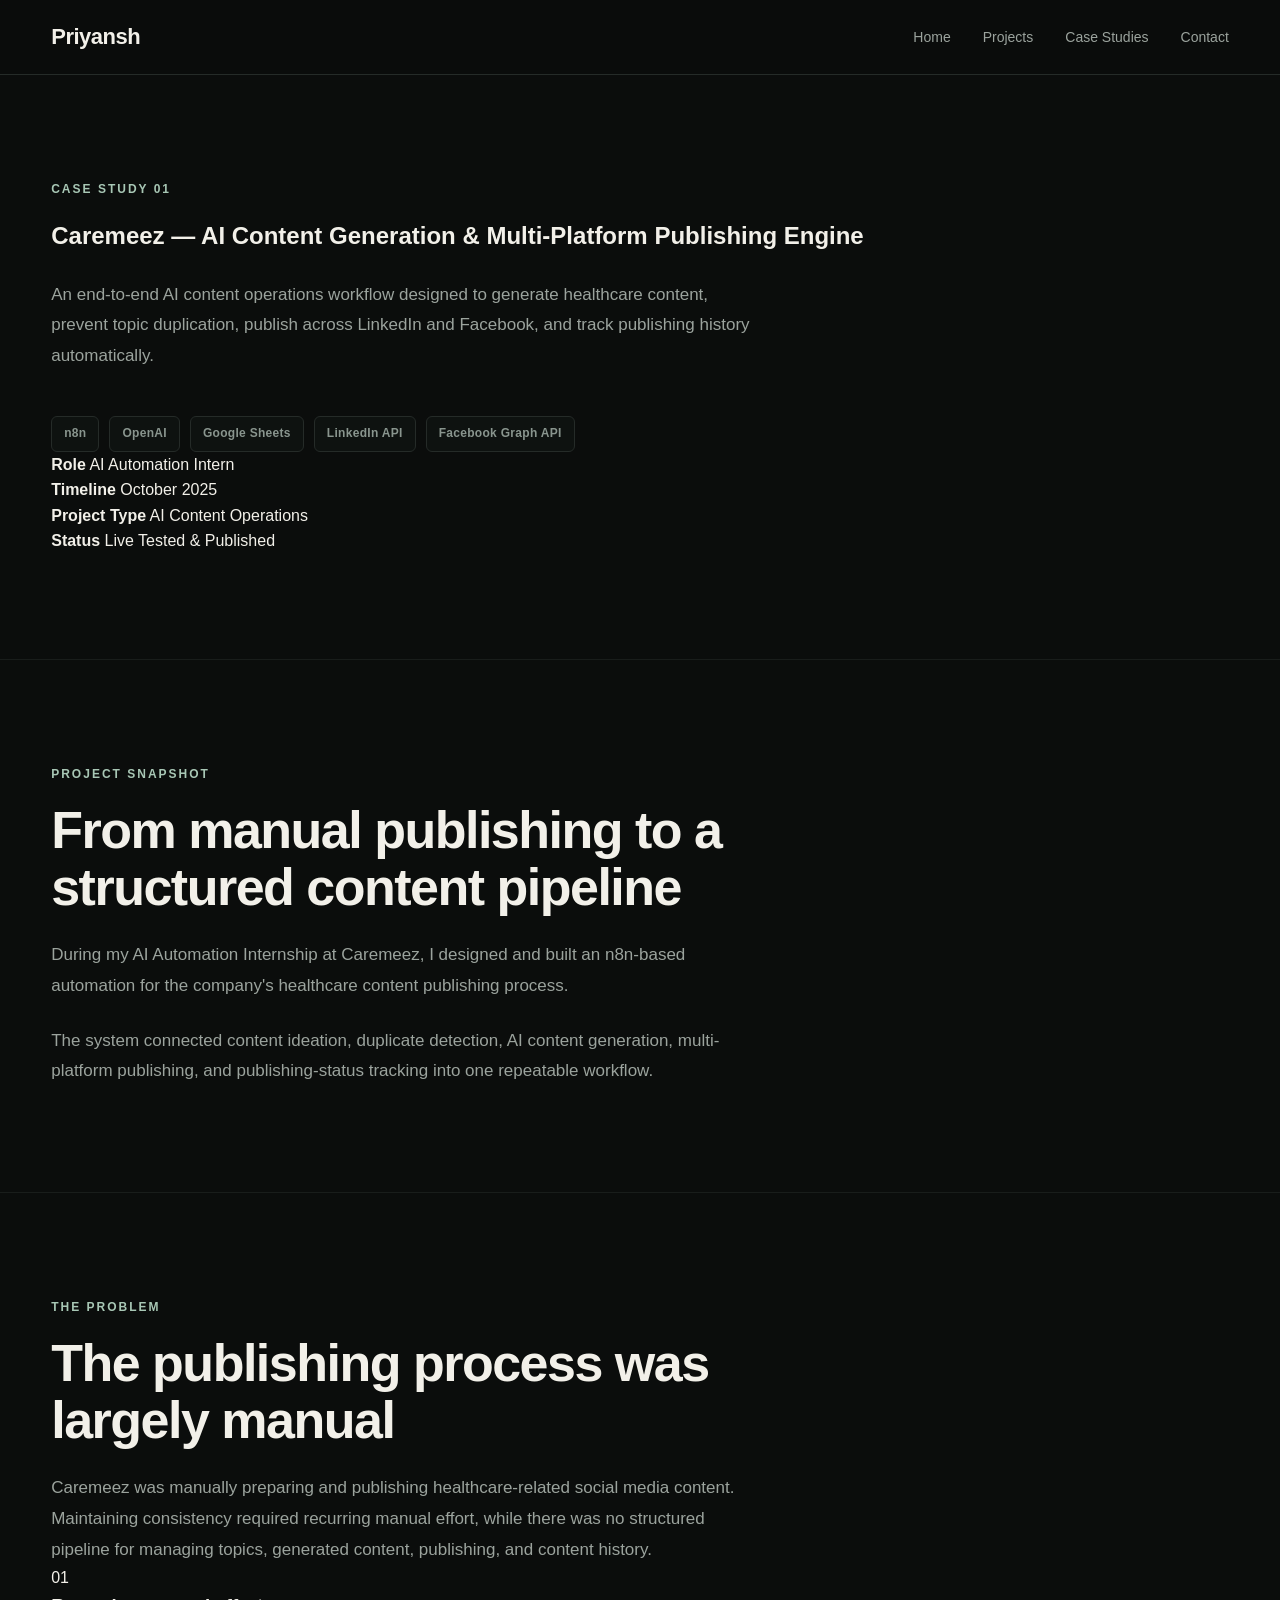
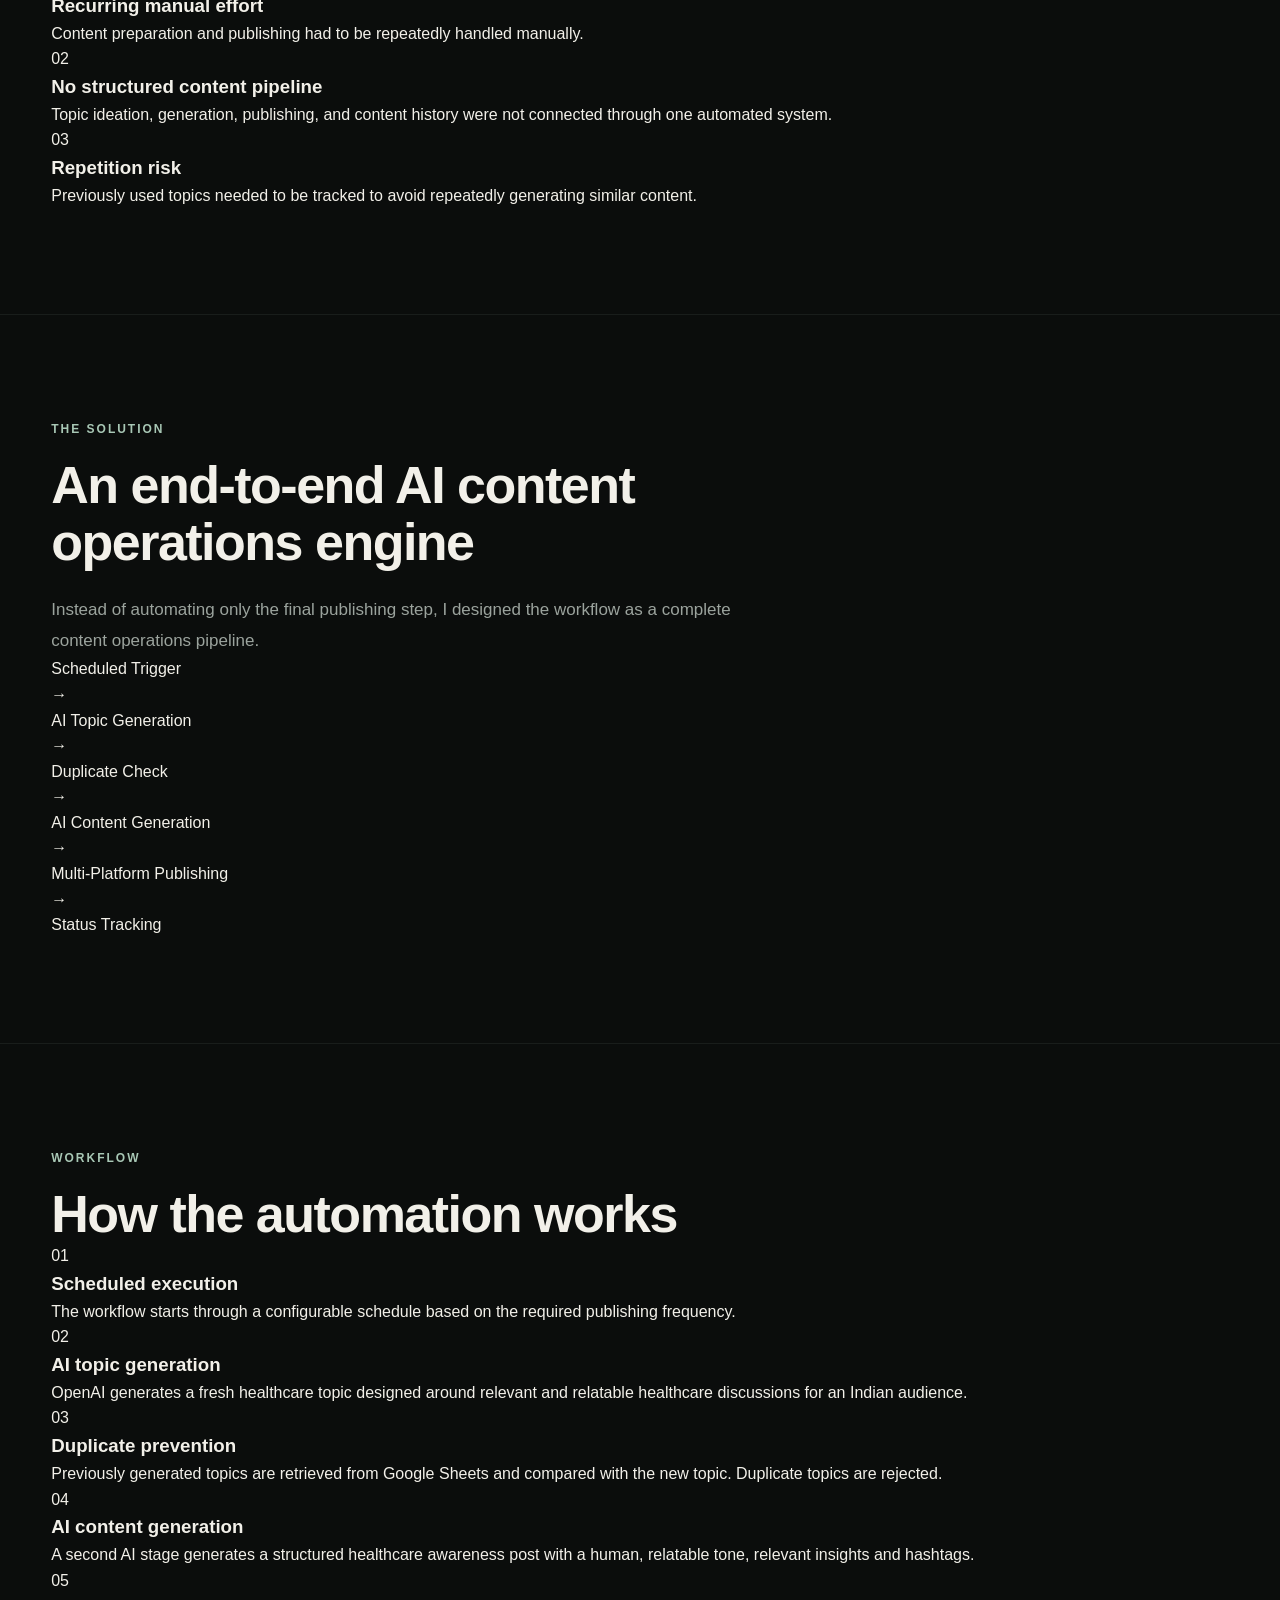
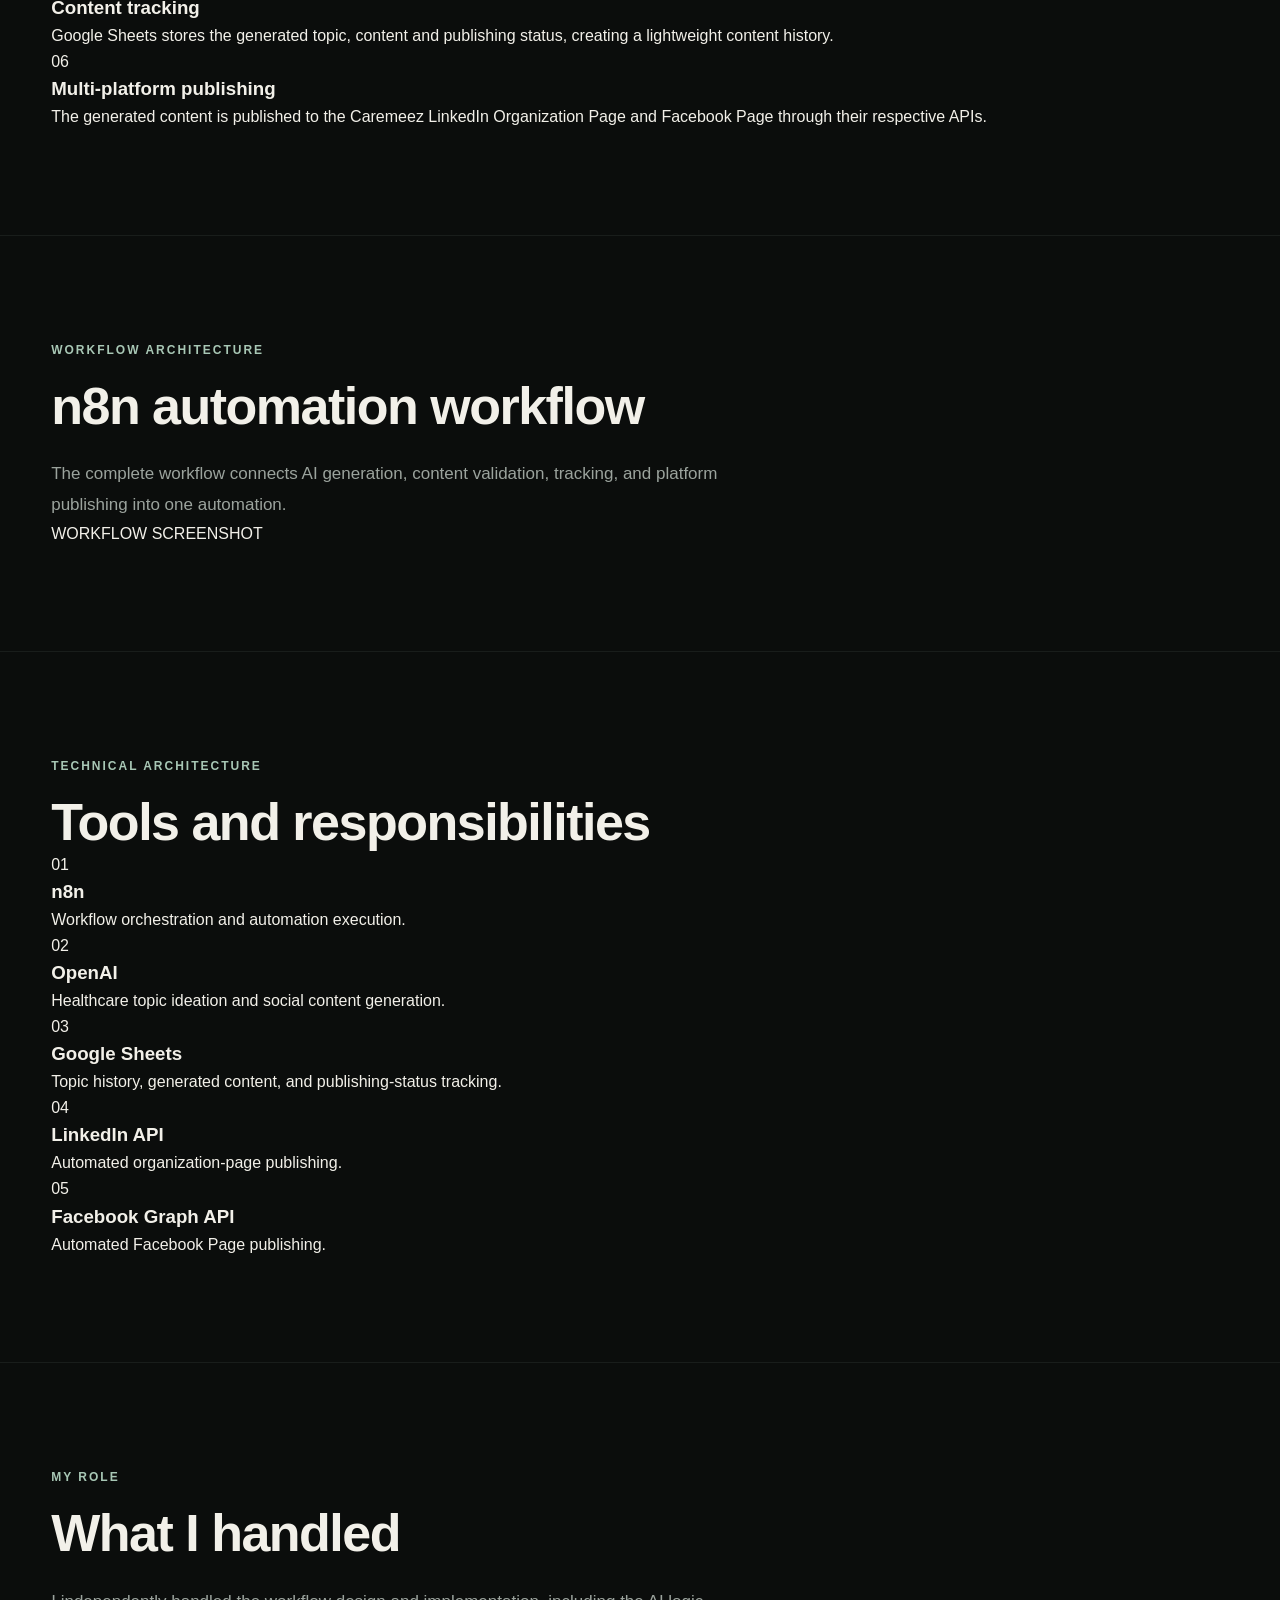
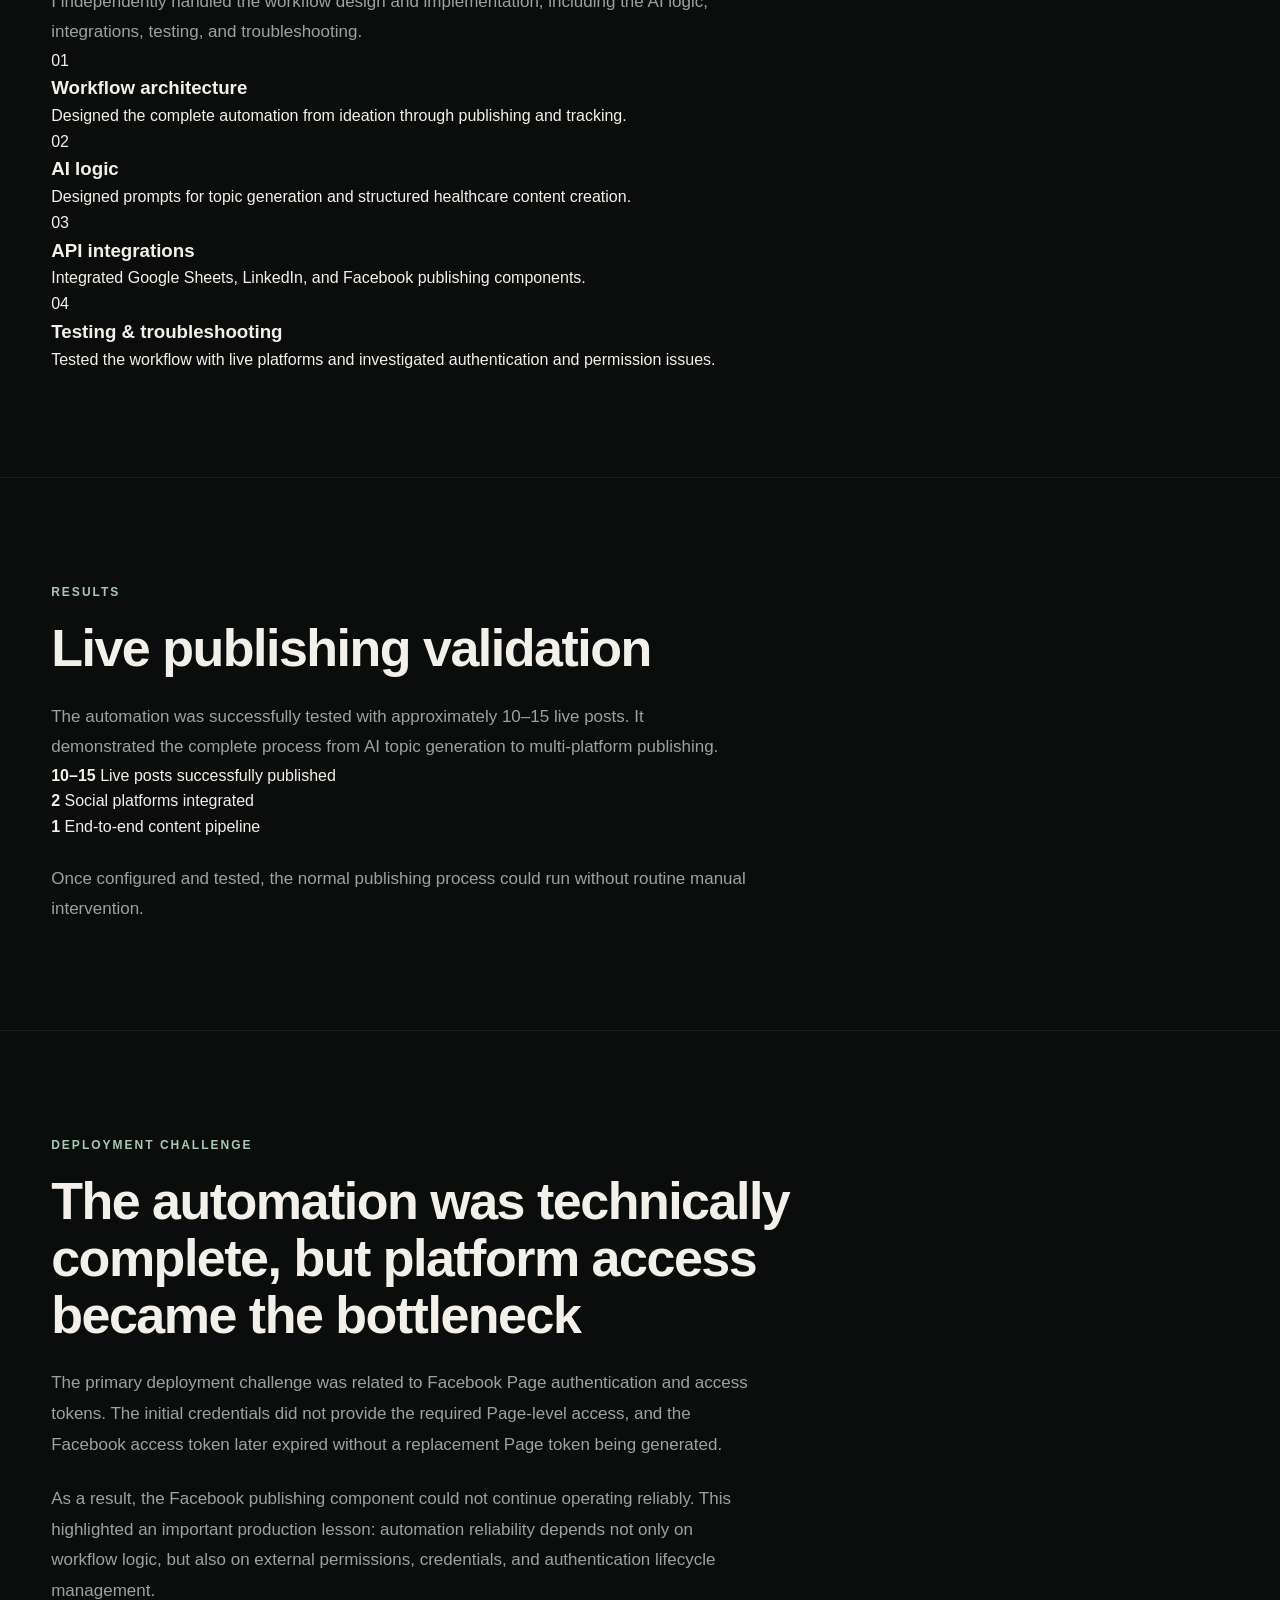
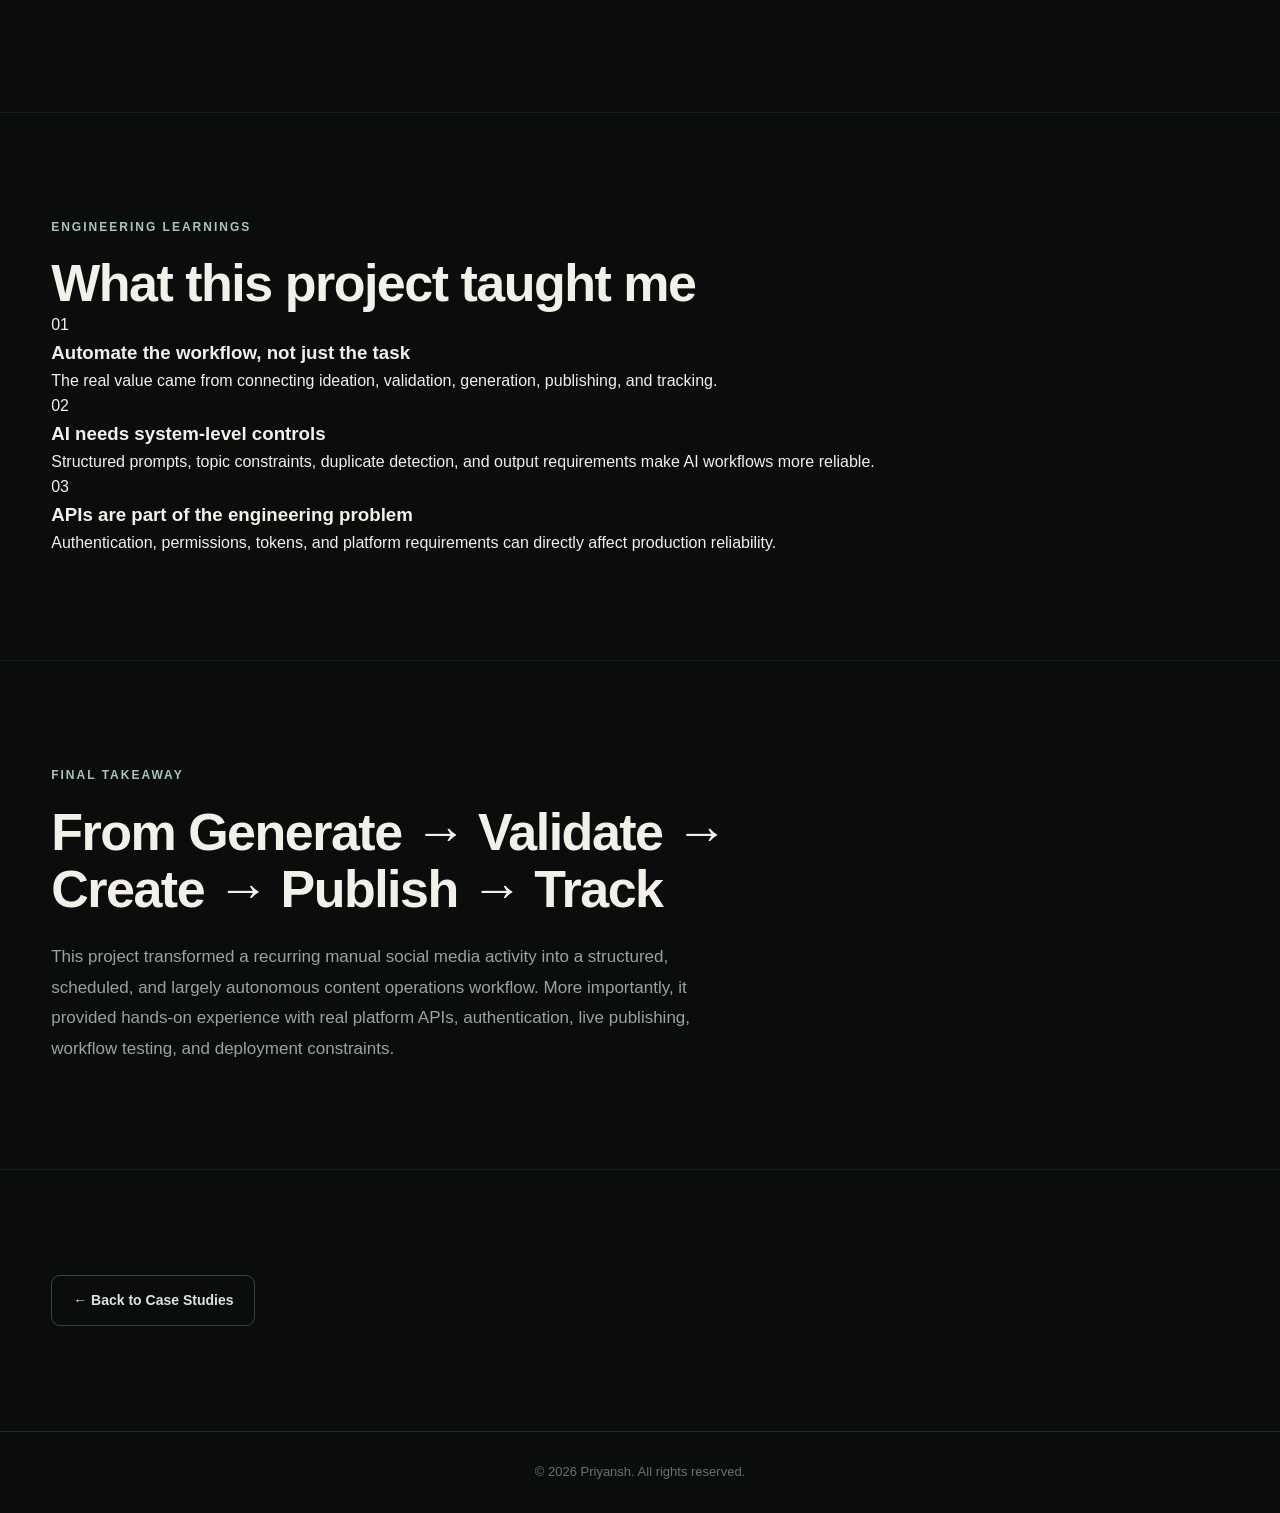
<file: case-studies/case-study-01.html>
<!DOCTYPE html>
<html lang="en">

<head>
    <meta charset="UTF-8">

    <meta
        name="viewport"
        content="width=device-width, initial-scale=1.0"
    >

    <title>Case Study 01 | Caremeez AI Content Automation</title>

    <link rel="stylesheet" href="../style.css">
</head>


<body>


    <!-- =========================
         NAVIGATION
    ========================== -->

    <nav class="navbar">

        <div class="nav-container">

            <a href="../index.html" class="logo">
                Priyansh
            </a>

            <div class="nav-links">

                <a href="../index.html">
                    Home
                </a>

                <a href="../index.html#projects">
                    Projects
                </a>

                <a href="../index.html#case-studies">
                    Case Studies
                </a>

                <a href="../index.html#contact">
                    Contact
                </a>

            </div>

        </div>

    </nav>



    <!-- =========================
         HERO
    ========================== -->

    <main>

        <section class="case-study-hero section">

            <div class="section-container">

                <p class="section-label">
                    CASE STUDY 01
                </p>

                <h1>
                    Caremeez — AI Content Generation
                    & Multi-Platform Publishing Engine
                </h1>

                <p class="section-description">
                    An end-to-end AI content operations workflow
                    designed to generate healthcare content,
                    prevent topic duplication, publish across
                    LinkedIn and Facebook, and track publishing
                    history automatically.
                </p>


                <div class="hero-stack">

                    <span>n8n</span>
                    <span>OpenAI</span>
                    <span>Google Sheets</span>
                    <span>LinkedIn API</span>
                    <span>Facebook Graph API</span>

                </div>


                <div class="case-meta">

                    <div>
                        <strong>Role</strong>
                        <span>AI Automation Intern</span>
                    </div>

                    <div>
                        <strong>Timeline</strong>
                        <span>October 2025</span>
                    </div>

                    <div>
                        <strong>Project Type</strong>
                        <span>AI Content Operations</span>
                    </div>

                    <div>
                        <strong>Status</strong>
                        <span>
                            Live Tested & Published
                        </span>
                    </div>

                </div>

            </div>

        </section>



        <!-- =========================
             PROJECT SNAPSHOT
        ========================== -->

        <section class="section">

            <div class="section-container">

                <p class="section-label">
                    PROJECT SNAPSHOT
                </p>

                <h2>
                    From manual publishing to a
                    structured content pipeline
                </h2>

                <p class="section-description">
                    During my AI Automation Internship at Caremeez,
                    I designed and built an n8n-based automation
                    for the company's healthcare content publishing
                    process.
                </p>

                <p class="section-description">
                    The system connected content ideation,
                    duplicate detection, AI content generation,
                    multi-platform publishing, and publishing-status
                    tracking into one repeatable workflow.
                </p>

            </div>

        </section>



        <!-- =========================
             BUSINESS PROBLEM
        ========================== -->

        <section class="section">

            <div class="section-container">

                <p class="section-label">
                    THE PROBLEM
                </p>

                <h2>
                    The publishing process was largely manual
                </h2>

                <p class="section-description">
                    Caremeez was manually preparing and publishing
                    healthcare-related social media content.
                    Maintaining consistency required recurring
                    manual effort, while there was no structured
                    pipeline for managing topics, generated
                    content, publishing, and content history.
                </p>


                <div class="case-study-points">

                    <div class="case-point">

                        <span>01</span>

                        <div>

                            <h3>
                                Recurring manual effort
                            </h3>

                            <p>
                                Content preparation and publishing
                                had to be repeatedly handled manually.
                            </p>

                        </div>

                    </div>


                    <div class="case-point">

                        <span>02</span>

                        <div>

                            <h3>
                                No structured content pipeline
                            </h3>

                            <p>
                                Topic ideation, generation, publishing,
                                and content history were not connected
                                through one automated system.
                            </p>

                        </div>

                    </div>


                    <div class="case-point">

                        <span>03</span>

                        <div>

                            <h3>
                                Repetition risk
                            </h3>

                            <p>
                                Previously used topics needed to be
                                tracked to avoid repeatedly generating
                                similar content.
                            </p>

                        </div>

                    </div>

                </div>

            </div>

        </section>



        <!-- =========================
             SOLUTION
        ========================== -->

        <section class="section">

            <div class="section-container">

                <p class="section-label">
                    THE SOLUTION
                </p>

                <h2>
                    An end-to-end AI content operations engine
                </h2>

                <p class="section-description">
                    Instead of automating only the final publishing
                    step, I designed the workflow as a complete
                    content operations pipeline.
                </p>


                <div class="workflow-flow">

                    <div>
                        Scheduled Trigger
                    </div>

                    <span>→</span>

                    <div>
                        AI Topic Generation
                    </div>

                    <span>→</span>

                    <div>
                        Duplicate Check
                    </div>

                    <span>→</span>

                    <div>
                        AI Content Generation
                    </div>

                    <span>→</span>

                    <div>
                        Multi-Platform Publishing
                    </div>

                    <span>→</span>

                    <div>
                        Status Tracking
                    </div>

                </div>

            </div>

        </section>



        <!-- =========================
             WORKFLOW
        ========================== -->

        <section class="section">

            <div class="section-container">

                <p class="section-label">
                    WORKFLOW
                </p>

                <h2>
                    How the automation works
                </h2>

                <div class="case-study-points">

                    <div class="case-point">

                        <span>01</span>

                        <div>

                            <h3>
                                Scheduled execution
                            </h3>

                            <p>
                                The workflow starts through a
                                configurable schedule based on
                                the required publishing frequency.
                            </p>

                        </div>

                    </div>


                    <div class="case-point">

                        <span>02</span>

                        <div>

                            <h3>
                                AI topic generation
                            </h3>

                            <p>
                                OpenAI generates a fresh healthcare
                                topic designed around relevant and
                                relatable healthcare discussions
                                for an Indian audience.
                            </p>

                        </div>

                    </div>


                    <div class="case-point">

                        <span>03</span>

                        <div>

                            <h3>
                                Duplicate prevention
                            </h3>

                            <p>
                                Previously generated topics are
                                retrieved from Google Sheets and
                                compared with the new topic.
                                Duplicate topics are rejected.
                            </p>

                        </div>

                    </div>


                    <div class="case-point">

                        <span>04</span>

                        <div>

                            <h3>
                                AI content generation
                            </h3>

                            <p>
                                A second AI stage generates a
                                structured healthcare awareness
                                post with a human, relatable tone,
                                relevant insights and hashtags.
                            </p>

                        </div>

                    </div>


                    <div class="case-point">

                        <span>05</span>

                        <div>

                            <h3>
                                Content tracking
                            </h3>

                            <p>
                                Google Sheets stores the generated
                                topic, content and publishing status,
                                creating a lightweight content history.
                            </p>

                        </div>

                    </div>


                    <div class="case-point">

                        <span>06</span>

                        <div>

                            <h3>
                                Multi-platform publishing
                            </h3>

                            <p>
                                The generated content is published
                                to the Caremeez LinkedIn Organization
                                Page and Facebook Page through their
                                respective APIs.
                            </p>

                        </div>

                    </div>

                </div>

            </div>

        </section>



        <!-- =========================
             WORKFLOW SCREENSHOT
        ========================== -->

        <section class="section">

            <div class="section-container">

                <p class="section-label">
                    WORKFLOW ARCHITECTURE
                </p>

                <h2>
                    n8n automation workflow
                </h2>

                <p class="section-description">
                    The complete workflow connects AI generation,
                    content validation, tracking, and platform
                    publishing into one automation.
                </p>


                <div class="case-study-image">

                    <div class="image-placeholder">
                        WORKFLOW SCREENSHOT
                    </div>

                </div>

            </div>

        </section>



        <!-- =========================
             TECHNICAL ARCHITECTURE
        ========================== -->

        <section class="section">

            <div class="section-container">

                <p class="section-label">
                    TECHNICAL ARCHITECTURE
                </p>

                <h2>
                    Tools and responsibilities
                </h2>


                <div class="case-study-points">

                    <div class="case-point">

                        <span>01</span>

                        <div>

                            <h3>
                                n8n
                            </h3>

                            <p>
                                Workflow orchestration and
                                automation execution.
                            </p>

                        </div>

                    </div>


                    <div class="case-point">

                        <span>02</span>

                        <div>

                            <h3>
                                OpenAI
                            </h3>

                            <p>
                                Healthcare topic ideation and
                                social content generation.
                            </p>

                        </div>

                    </div>


                    <div class="case-point">

                        <span>03</span>

                        <div>

                            <h3>
                                Google Sheets
                            </h3>

                            <p>
                                Topic history, generated content,
                                and publishing-status tracking.
                            </p>

                        </div>

                    </div>


                    <div class="case-point">

                        <span>04</span>

                        <div>

                            <h3>
                                LinkedIn API
                            </h3>

                            <p>
                                Automated organization-page
                                publishing.
                            </p>

                        </div>

                    </div>


                    <div class="case-point">

                        <span>05</span>

                        <div>

                            <h3>
                                Facebook Graph API
                            </h3>

                            <p>
                                Automated Facebook Page publishing.
                            </p>

                        </div>

                    </div>

                </div>

            </div>

        </section>



        <!-- =========================
             MY ROLE
        ========================== -->

        <section class="section">

            <div class="section-container">

                <p class="section-label">
                    MY ROLE
                </p>

                <h2>
                    What I handled
                </h2>

                <p class="section-description">
                    I independently handled the workflow design
                    and implementation, including the AI logic,
                    integrations, testing, and troubleshooting.
                </p>


                <div class="case-study-points">

                    <div class="case-point">

                        <span>01</span>

                        <div>

                            <h3>
                                Workflow architecture
                            </h3>

                            <p>
                                Designed the complete automation from
                                ideation through publishing and tracking.
                            </p>

                        </div>

                    </div>


                    <div class="case-point">

                        <span>02</span>

                        <div>

                            <h3>
                                AI logic
                            </h3>

                            <p>
                                Designed prompts for topic generation
                                and structured healthcare content creation.
                            </p>

                        </div>

                    </div>


                    <div class="case-point">

                        <span>03</span>

                        <div>

                            <h3>
                                API integrations
                            </h3>

                            <p>
                                Integrated Google Sheets, LinkedIn,
                                and Facebook publishing components.
                            </p>

                        </div>

                    </div>


                    <div class="case-point">

                        <span>04</span>

                        <div>

                            <h3>
                                Testing & troubleshooting
                            </h3>

                            <p>
                                Tested the workflow with live platforms
                                and investigated authentication and
                                permission issues.
                            </p>

                        </div>

                    </div>

                </div>

            </div>

        </section>



        <!-- =========================
             RESULTS
        ========================== -->

        <section class="section">

            <div class="section-container">

                <p class="section-label">
                    RESULTS
                </p>

                <h2>
                    Live publishing validation
                </h2>

                <p class="section-description">
                    The automation was successfully tested with
                    approximately 10–15 live posts. It demonstrated
                    the complete process from AI topic generation
                    to multi-platform publishing.
                </p>


                <div class="results-grid">

                    <div class="result-card">

                        <strong>
                            10–15
                        </strong>

                        <span>
                            Live posts successfully published
                        </span>

                    </div>


                    <div class="result-card">

                        <strong>
                            2
                        </strong>

                        <span>
                            Social platforms integrated
                        </span>

                    </div>


                    <div class="result-card">

                        <strong>
                            1
                        </strong>

                        <span>
                            End-to-end content pipeline
                        </span>

                    </div>

                </div>


                <p class="section-description">
                    Once configured and tested, the normal publishing
                    process could run without routine manual intervention.
                </p>

            </div>

        </section>



        <!-- =========================
             DEPLOYMENT CHALLENGE
        ========================== -->

        <section class="section">

            <div class="section-container">

                <p class="section-label">
                    DEPLOYMENT CHALLENGE
                </p>

                <h2>
                    The automation was technically complete,
                    but platform access became the bottleneck
                </h2>

                <p class="section-description">
                    The primary deployment challenge was related
                    to Facebook Page authentication and access tokens.
                    The initial credentials did not provide the required
                    Page-level access, and the Facebook access token later
                    expired without a replacement Page token being generated.
                </p>

                <p class="section-description">
                    As a result, the Facebook publishing component could
                    not continue operating reliably. This highlighted an
                    important production lesson: automation reliability
                    depends not only on workflow logic, but also on
                    external permissions, credentials, and authentication
                    lifecycle management.
                </p>

            </div>

        </section>



        <!-- =========================
             LEARNINGS
        ========================== -->

        <section class="section">

            <div class="section-container">

                <p class="section-label">
                    ENGINEERING LEARNINGS
                </p>

                <h2>
                    What this project taught me
                </h2>


                <div class="case-study-points">

                    <div class="case-point">

                        <span>01</span>

                        <div>

                            <h3>
                                Automate the workflow, not just the task
                            </h3>

                            <p>
                                The real value came from connecting
                                ideation, validation, generation,
                                publishing, and tracking.
                            </p>

                        </div>

                    </div>


                    <div class="case-point">

                        <span>02</span>

                        <div>

                            <h3>
                                AI needs system-level controls
                            </h3>

                            <p>
                                Structured prompts, topic constraints,
                                duplicate detection, and output
                                requirements make AI workflows more reliable.
                            </p>

                        </div>

                    </div>


                    <div class="case-point">

                        <span>03</span>

                        <div>

                            <h3>
                                APIs are part of the engineering problem
                            </h3>

                            <p>
                                Authentication, permissions, tokens,
                                and platform requirements can directly
                                affect production reliability.
                            </p>

                        </div>

                    </div>

                </div>

            </div>

        </section>



        <!-- =========================
             FINAL TAKEAWAY
        ========================== -->

        <section class="section">

            <div class="section-container">

                <p class="section-label">
                    FINAL TAKEAWAY
                </p>

                <h2>
                    From Generate → Validate → Create
                    → Publish → Track
                </h2>

                <p class="section-description">
                    This project transformed a recurring manual social
                    media activity into a structured, scheduled, and
                    largely autonomous content operations workflow.
                    More importantly, it provided hands-on experience
                    with real platform APIs, authentication,
                    live publishing, workflow testing, and deployment
                    constraints.
                </p>

            </div>

        </section>



        <!-- =========================
             BACK TO PORTFOLIO
        ========================== -->

        <section class="section">

            <div class="section-container">

                <a
                    href="../index.html#case-studies"
                    class="button secondary-button"
                >
                    ← Back to Case Studies
                </a>

            </div>

        </section>


    </main>



    <!-- =========================
         FOOTER
    ========================== -->

    <footer>

        © 2026 Priyansh. All rights reserved.

    </footer>


</body>

</html>
</file>
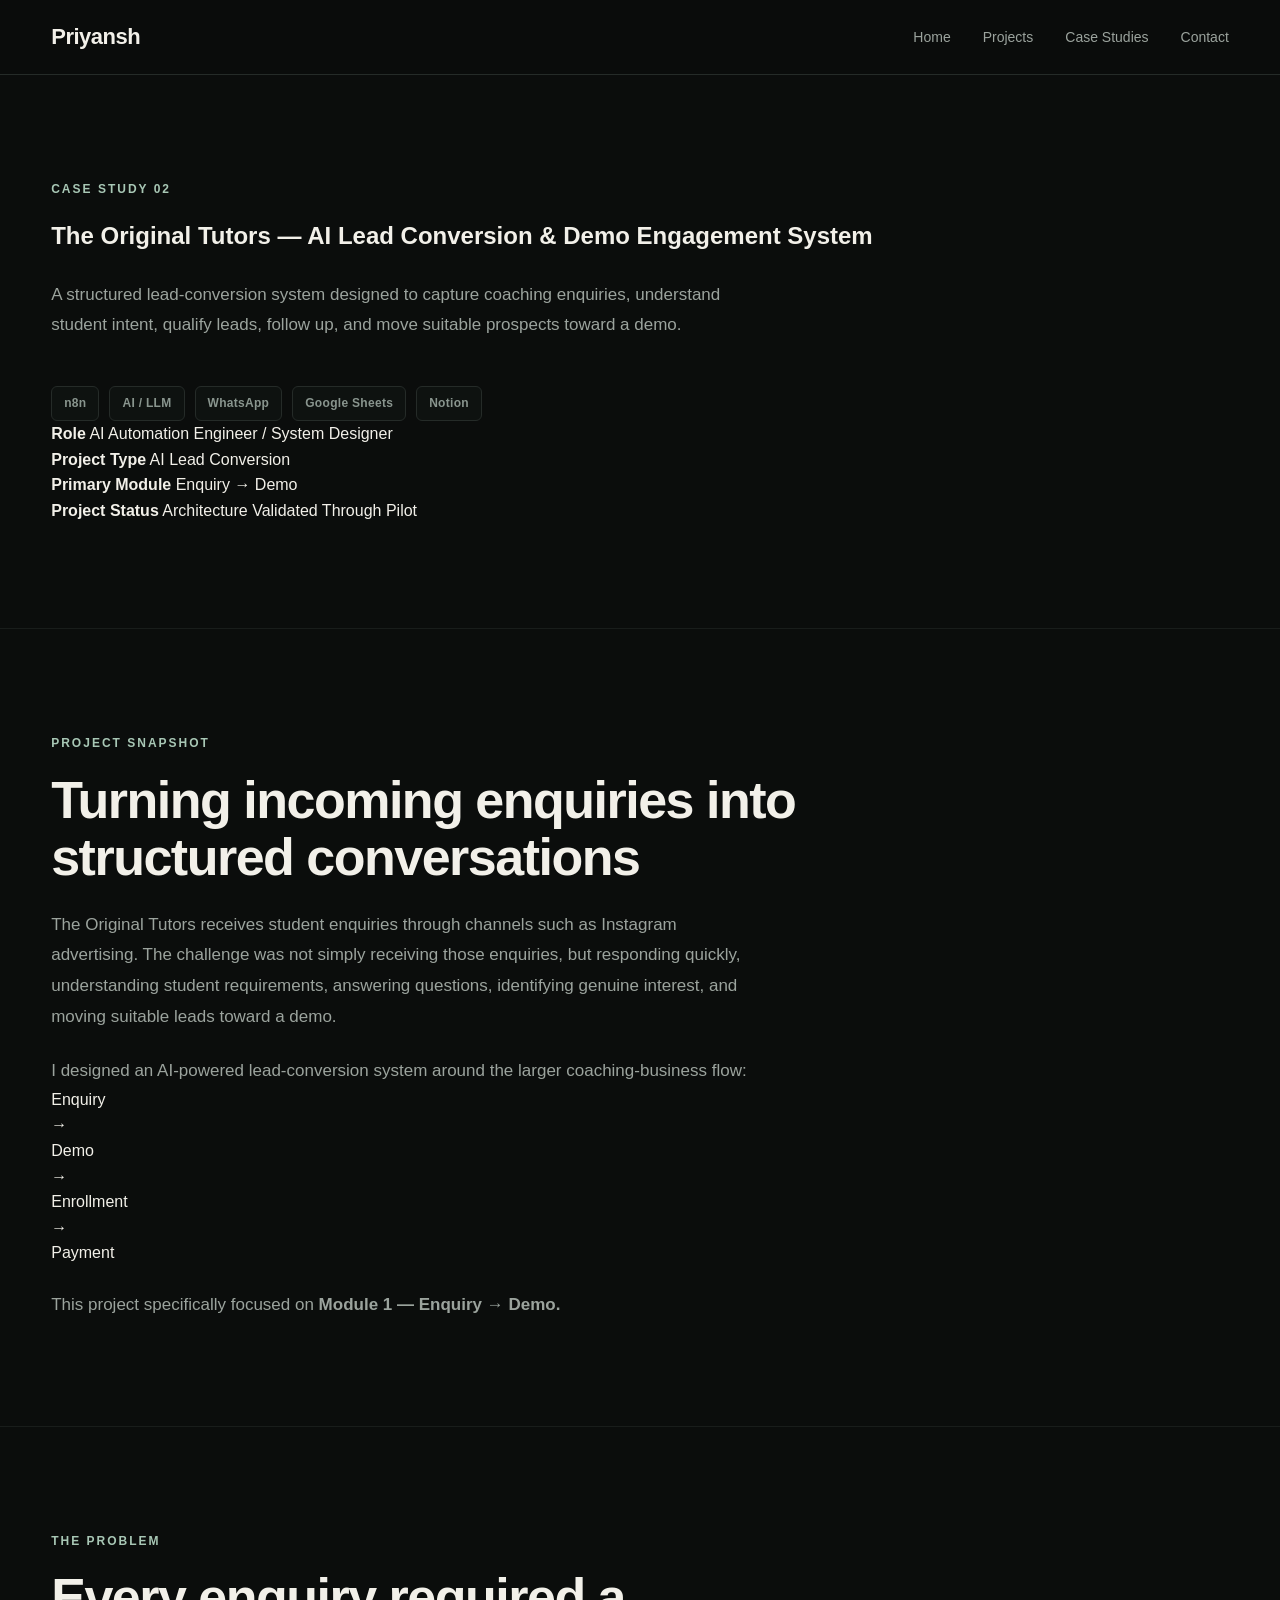
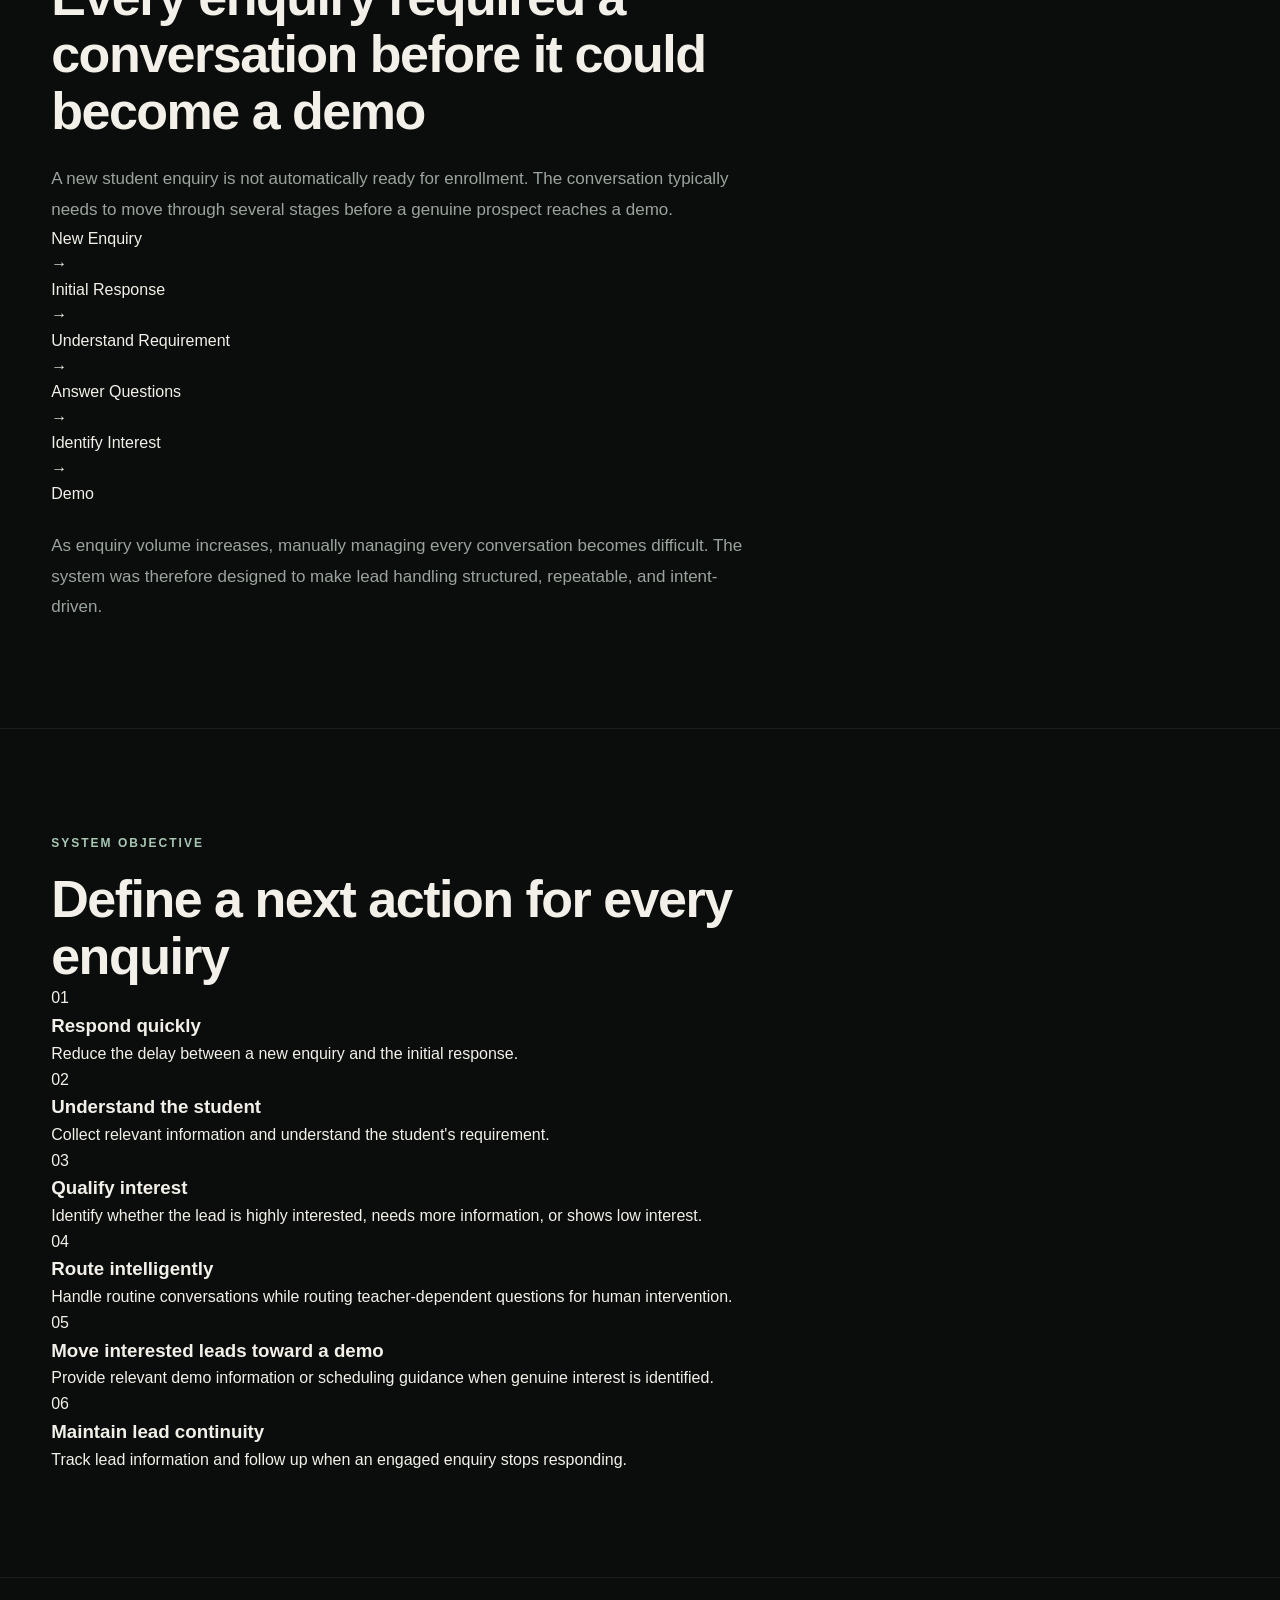
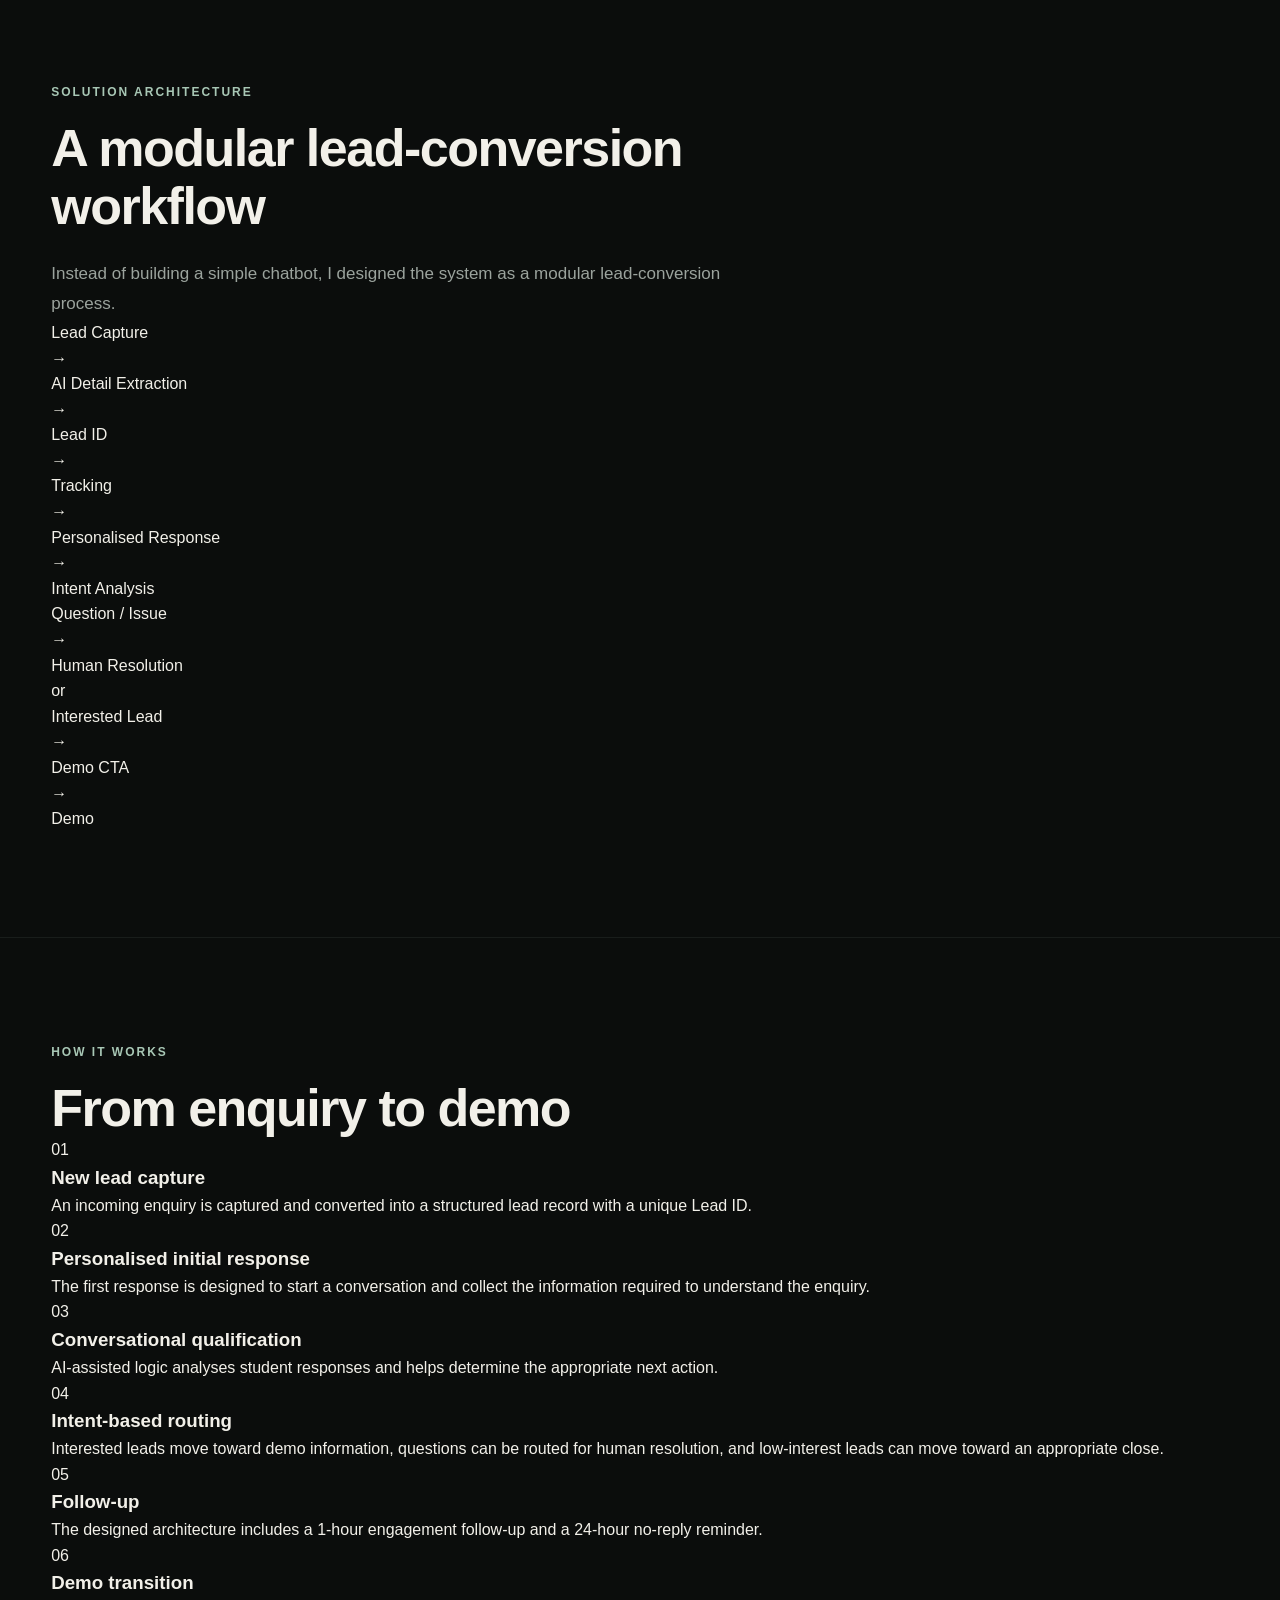
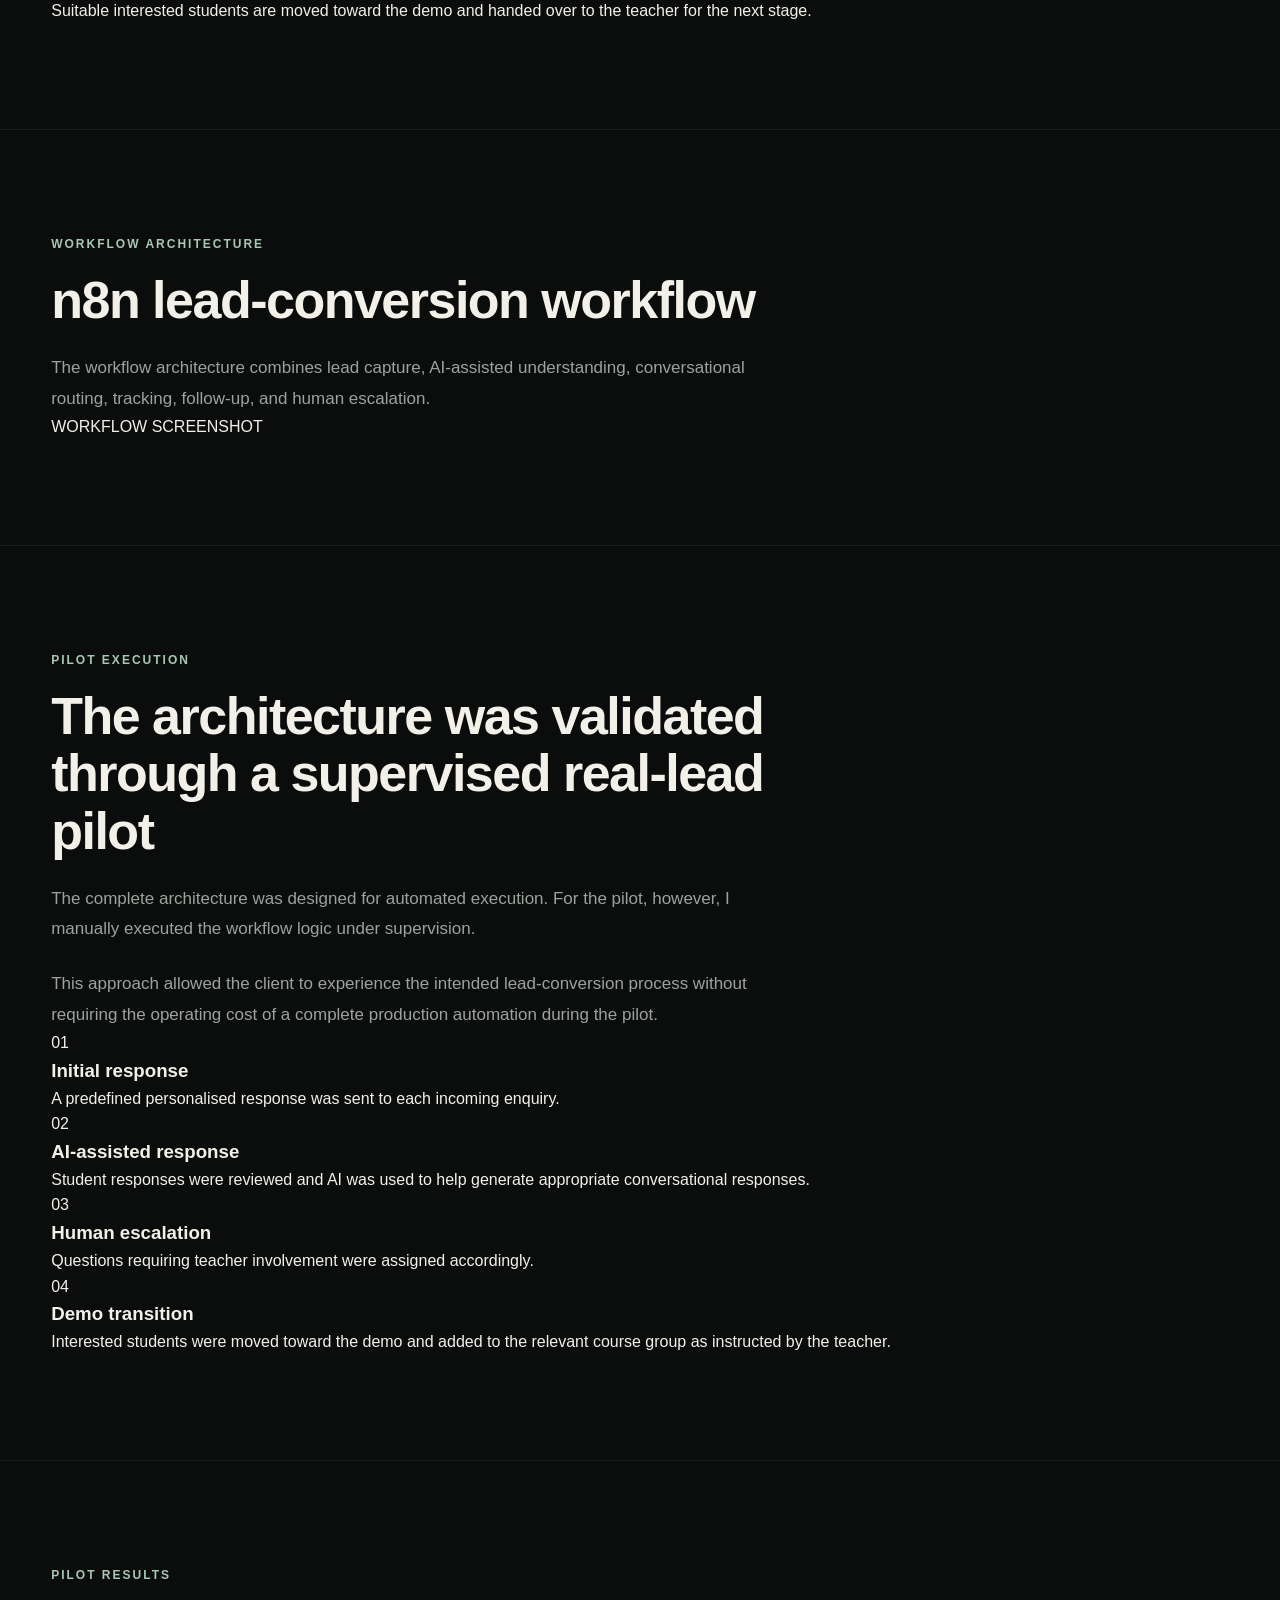
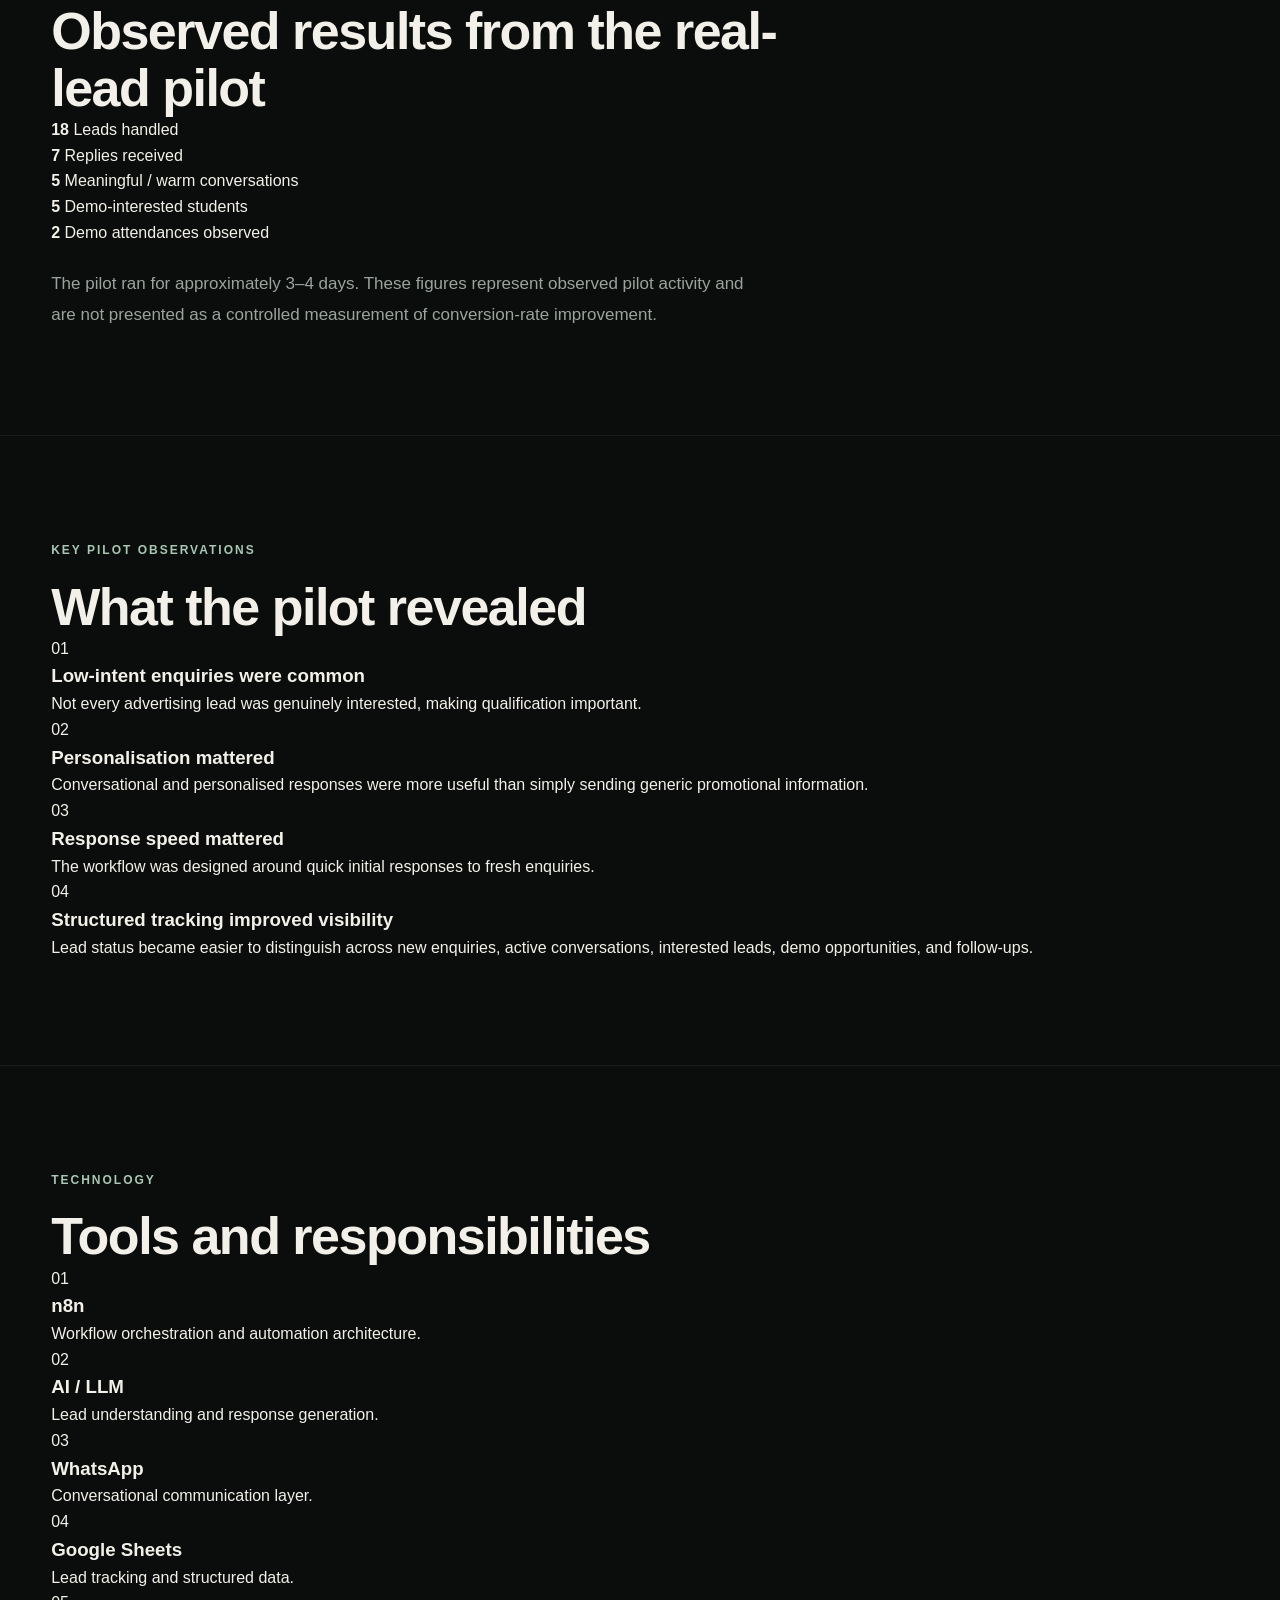
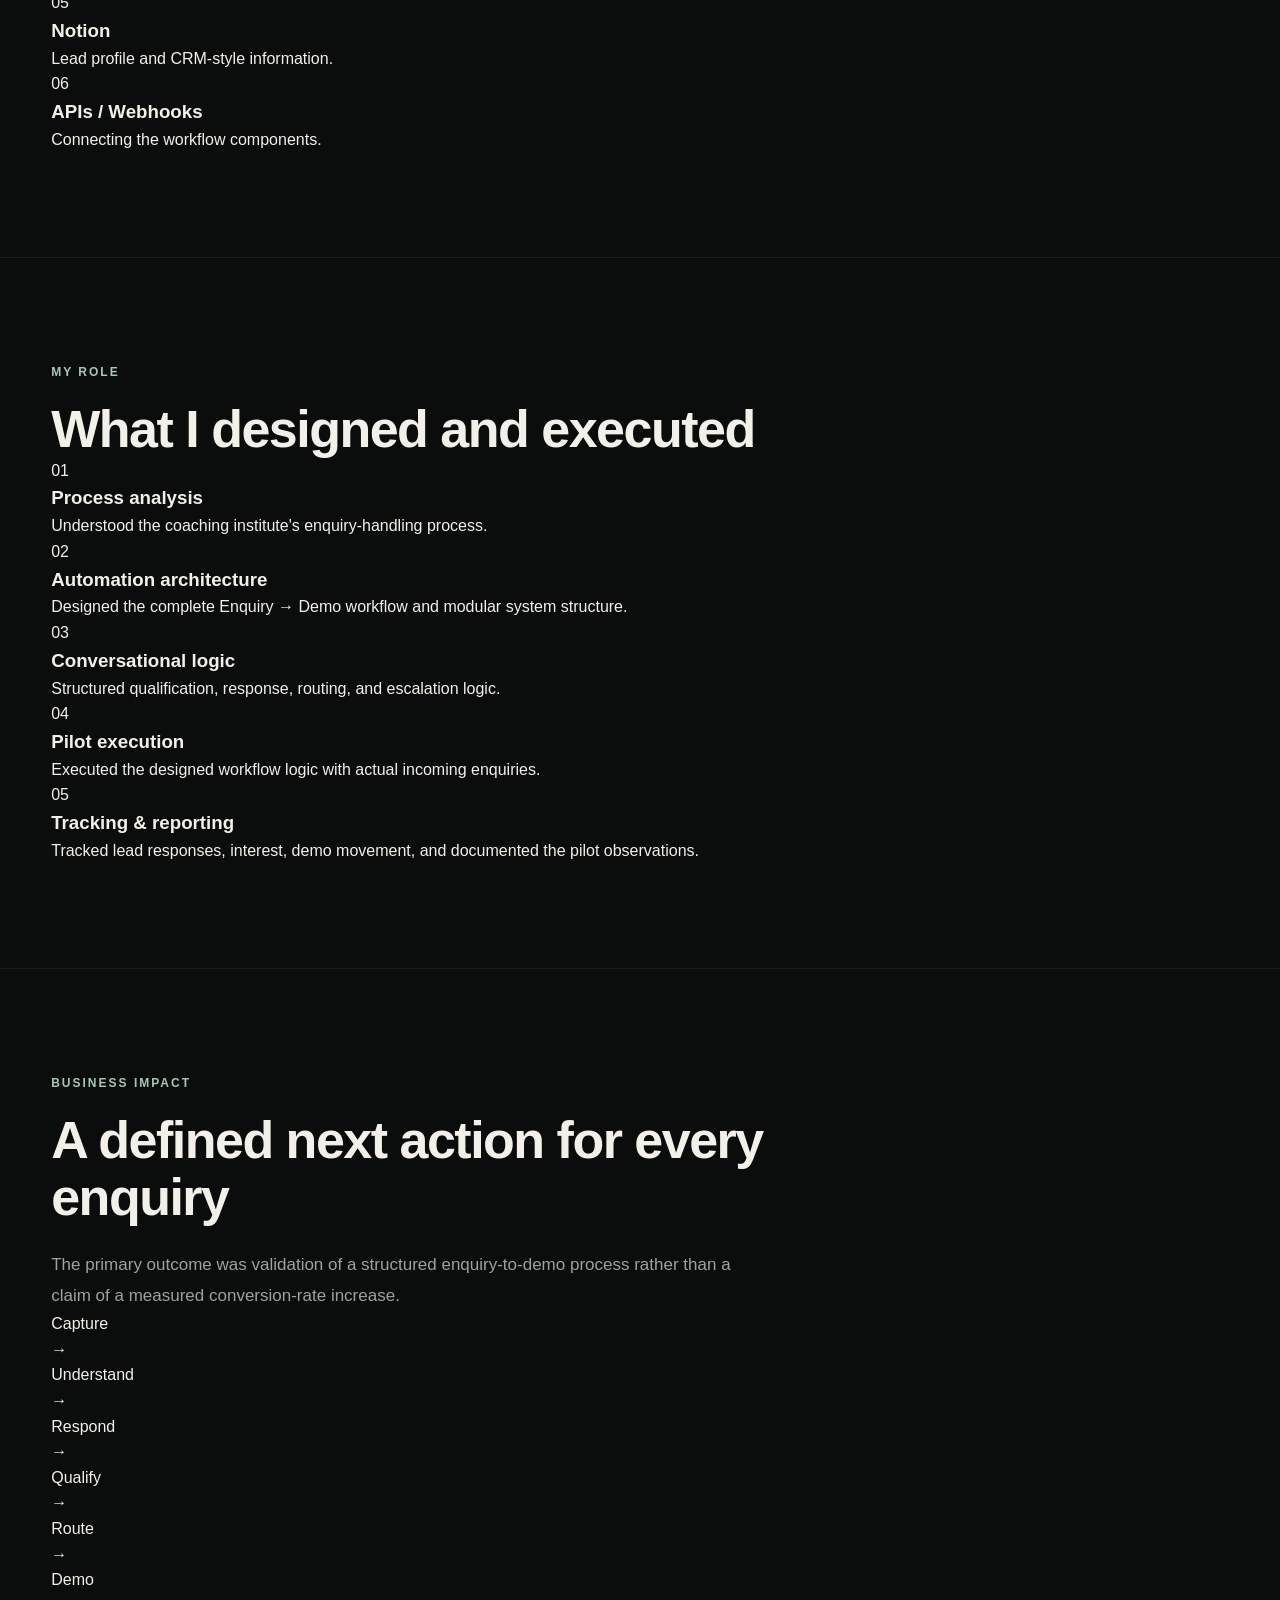
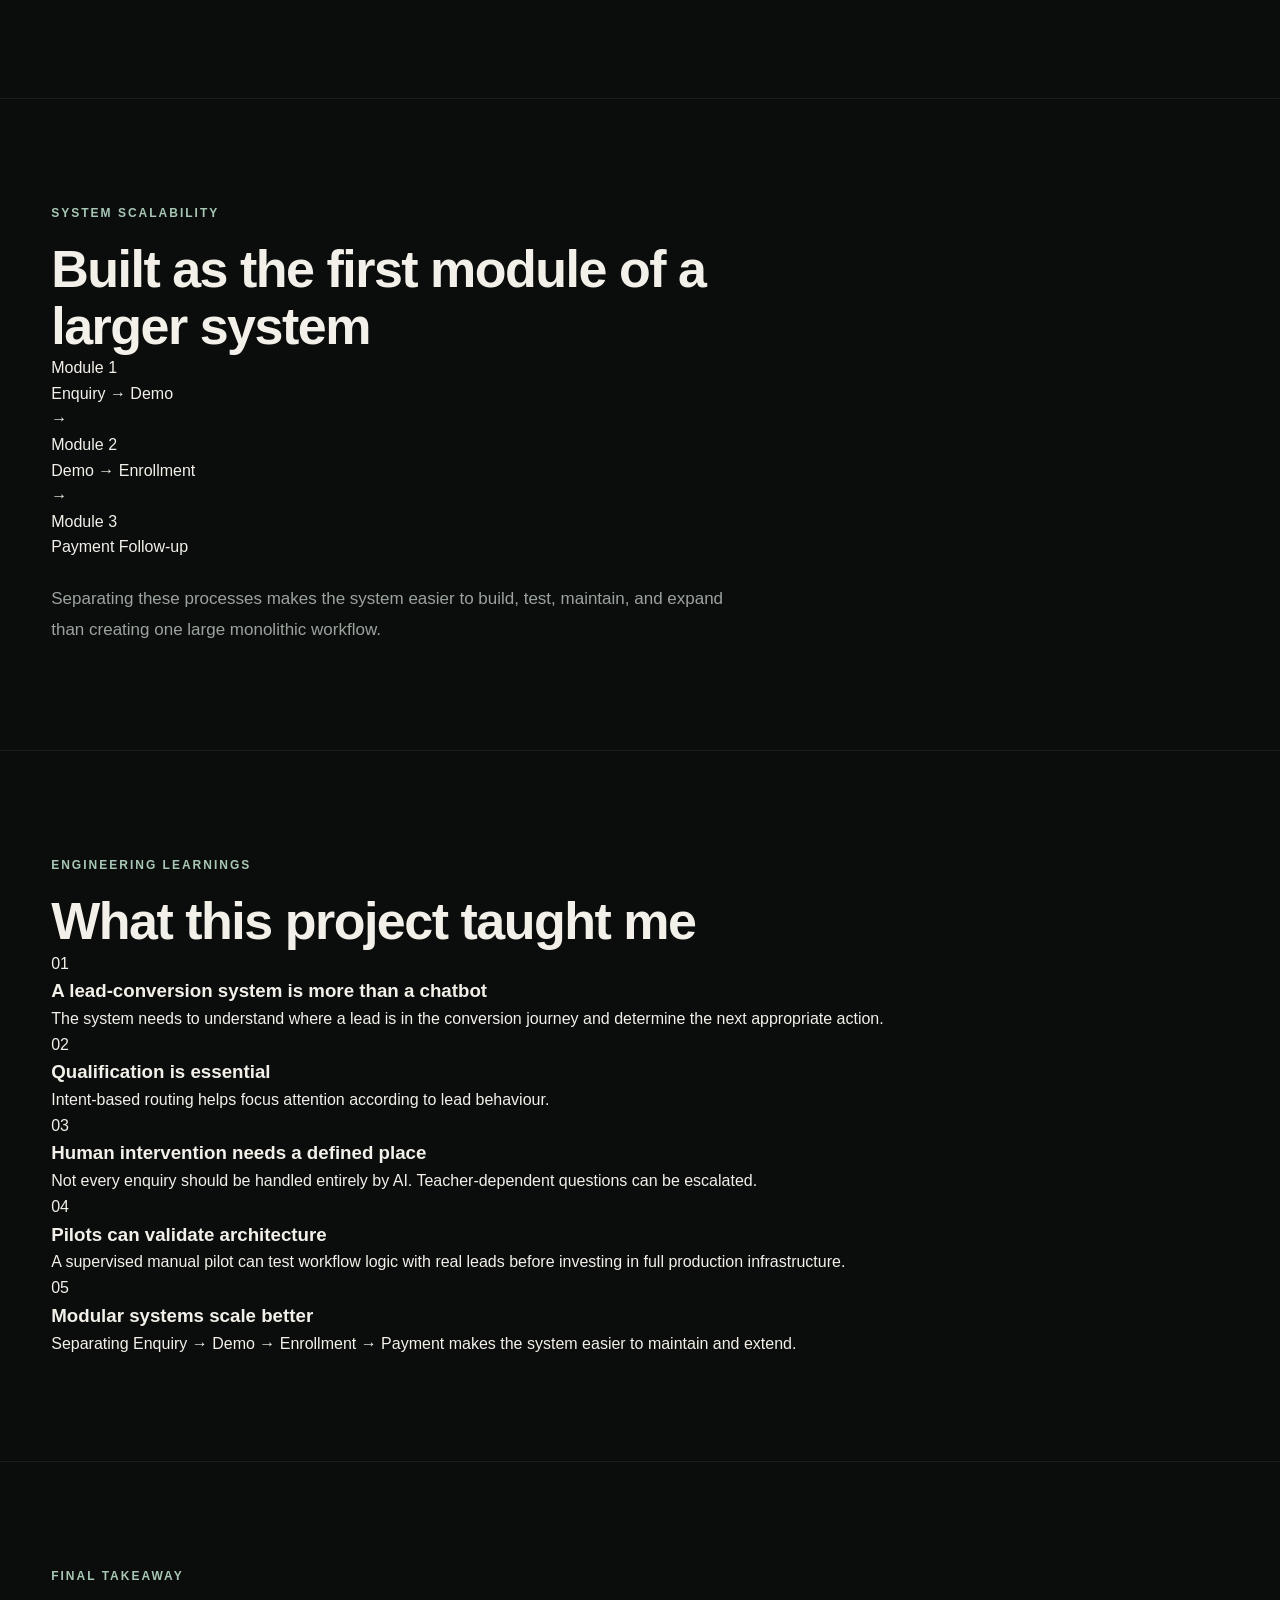
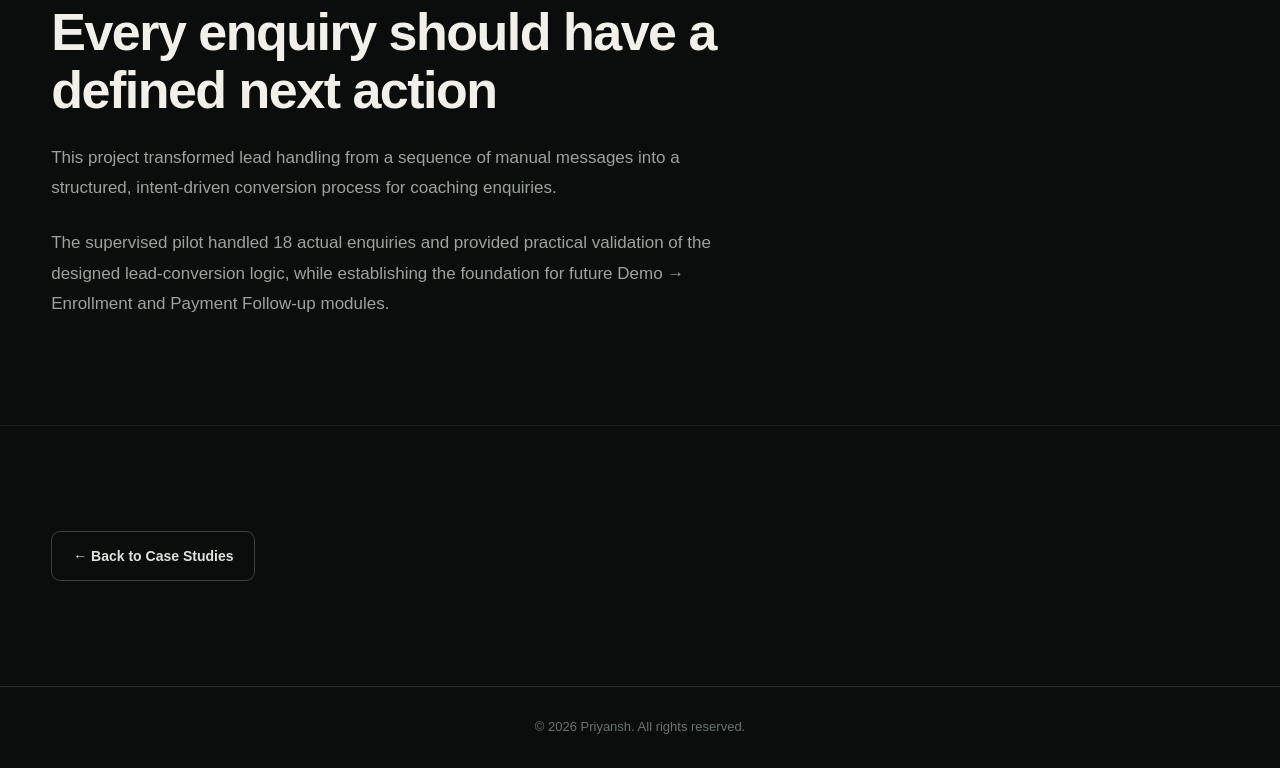
<file: case-studies/case-study-02.html>
<!DOCTYPE html>
<html lang="en">

<head>
    <meta charset="UTF-8">

    <meta
        name="viewport"
        content="width=device-width, initial-scale=1.0"
    >

    <title>Case Study 02 | AI Lead Conversion & Demo Engagement</title>

    <link rel="stylesheet" href="../style.css">
</head>


<body>


    <!-- =========================
         NAVIGATION
    ========================== -->

    <nav class="navbar">

        <div class="nav-container">

            <a href="../index.html" class="logo">
                Priyansh
            </a>

            <div class="nav-links">

                <a href="../index.html">
                    Home
                </a>

                <a href="../index.html#projects">
                    Projects
                </a>

                <a href="../index.html#case-studies">
                    Case Studies
                </a>

                <a href="../index.html#contact">
                    Contact
                </a>

            </div>

        </div>

    </nav>



    <!-- =========================
         HERO
    ========================== -->

    <main>

        <section class="case-study-hero section">

            <div class="section-container">

                <p class="section-label">
                    CASE STUDY 02
                </p>

                <h1>
                    The Original Tutors — AI Lead Conversion
                    & Demo Engagement System
                </h1>

                <p class="section-description">
                    A structured lead-conversion system designed
                    to capture coaching enquiries, understand
                    student intent, qualify leads, follow up,
                    and move suitable prospects toward a demo.
                </p>


                <div class="hero-stack">

                    <span>n8n</span>
                    <span>AI / LLM</span>
                    <span>WhatsApp</span>
                    <span>Google Sheets</span>
                    <span>Notion</span>

                </div>


                <div class="case-meta">

                    <div>
                        <strong>Role</strong>
                        <span>
                            AI Automation Engineer / System Designer
                        </span>
                    </div>

                    <div>
                        <strong>Project Type</strong>
                        <span>
                            AI Lead Conversion
                        </span>
                    </div>

                    <div>
                        <strong>Primary Module</strong>
                        <span>
                            Enquiry → Demo
                        </span>
                    </div>

                    <div>
                        <strong>Project Status</strong>
                        <span>
                            Architecture Validated Through Pilot
                        </span>
                    </div>

                </div>

            </div>

        </section>



        <!-- =========================
             PROJECT SNAPSHOT
        ========================== -->

        <section class="section">

            <div class="section-container">

                <p class="section-label">
                    PROJECT SNAPSHOT
                </p>

                <h2>
                    Turning incoming enquiries into
                    structured conversations
                </h2>

                <p class="section-description">
                    The Original Tutors receives student enquiries
                    through channels such as Instagram advertising.
                    The challenge was not simply receiving those
                    enquiries, but responding quickly, understanding
                    student requirements, answering questions,
                    identifying genuine interest, and moving suitable
                    leads toward a demo.
                </p>

                <p class="section-description">
                    I designed an AI-powered lead-conversion system
                    around the larger coaching-business flow:
                </p>


                <div class="workflow-flow">

                    <div>
                        Enquiry
                    </div>

                    <span>→</span>

                    <div>
                        Demo
                    </div>

                    <span>→</span>

                    <div>
                        Enrollment
                    </div>

                    <span>→</span>

                    <div>
                        Payment
                    </div>

                </div>

                <p class="section-description">
                    This project specifically focused on
                    <strong>Module 1 — Enquiry → Demo.</strong>
                </p>

            </div>

        </section>



        <!-- =========================
             BUSINESS PROBLEM
        ========================== -->

        <section class="section">

            <div class="section-container">

                <p class="section-label">
                    THE PROBLEM
                </p>

                <h2>
                    Every enquiry required a conversation
                    before it could become a demo
                </h2>

                <p class="section-description">
                    A new student enquiry is not automatically ready
                    for enrollment. The conversation typically needs
                    to move through several stages before a genuine
                    prospect reaches a demo.
                </p>


                <div class="workflow-flow">

                    <div>
                        New Enquiry
                    </div>

                    <span>→</span>

                    <div>
                        Initial Response
                    </div>

                    <span>→</span>

                    <div>
                        Understand Requirement
                    </div>

                    <span>→</span>

                    <div>
                        Answer Questions
                    </div>

                    <span>→</span>

                    <div>
                        Identify Interest
                    </div>

                    <span>→</span>

                    <div>
                        Demo
                    </div>

                </div>


                <p class="section-description">
                    As enquiry volume increases, manually managing
                    every conversation becomes difficult. The system
                    was therefore designed to make lead handling
                    structured, repeatable, and intent-driven.
                </p>

            </div>

        </section>



        <!-- =========================
             OBJECTIVE
        ========================== -->

        <section class="section">

            <div class="section-container">

                <p class="section-label">
                    SYSTEM OBJECTIVE
                </p>

                <h2>
                    Define a next action for every enquiry
                </h2>

                <div class="case-study-points">

                    <div class="case-point">

                        <span>01</span>

                        <div>

                            <h3>
                                Respond quickly
                            </h3>

                            <p>
                                Reduce the delay between a new enquiry
                                and the initial response.
                            </p>

                        </div>

                    </div>


                    <div class="case-point">

                        <span>02</span>

                        <div>

                            <h3>
                                Understand the student
                            </h3>

                            <p>
                                Collect relevant information and
                                understand the student's requirement.
                            </p>

                        </div>

                    </div>


                    <div class="case-point">

                        <span>03</span>

                        <div>

                            <h3>
                                Qualify interest
                            </h3>

                            <p>
                                Identify whether the lead is highly
                                interested, needs more information,
                                or shows low interest.
                            </p>

                        </div>

                    </div>


                    <div class="case-point">

                        <span>04</span>

                        <div>

                            <h3>
                                Route intelligently
                            </h3>

                            <p>
                                Handle routine conversations while
                                routing teacher-dependent questions
                                for human intervention.
                            </p>

                        </div>

                    </div>


                    <div class="case-point">

                        <span>05</span>

                        <div>

                            <h3>
                                Move interested leads toward a demo
                            </h3>

                            <p>
                                Provide relevant demo information or
                                scheduling guidance when genuine
                                interest is identified.
                            </p>

                        </div>

                    </div>


                    <div class="case-point">

                        <span>06</span>

                        <div>

                            <h3>
                                Maintain lead continuity
                            </h3>

                            <p>
                                Track lead information and follow up
                                when an engaged enquiry stops responding.
                            </p>

                        </div>

                    </div>

                </div>

            </div>

        </section>



        <!-- =========================
             SOLUTION ARCHITECTURE
        ========================== -->

        <section class="section">

            <div class="section-container">

                <p class="section-label">
                    SOLUTION ARCHITECTURE
                </p>

                <h2>
                    A modular lead-conversion workflow
                </h2>

                <p class="section-description">
                    Instead of building a simple chatbot, I designed
                    the system as a modular lead-conversion process.
                </p>


                <div class="workflow-flow">

                    <div>
                        Lead Capture
                    </div>

                    <span>→</span>

                    <div>
                        AI Detail Extraction
                    </div>

                    <span>→</span>

                    <div>
                        Lead ID
                    </div>

                    <span>→</span>

                    <div>
                        Tracking
                    </div>

                    <span>→</span>

                    <div>
                        Personalised Response
                    </div>

                    <span>→</span>

                    <div>
                        Intent Analysis
                    </div>

                </div>


                <div class="workflow-flow">

                    <div>
                        Question / Issue
                    </div>

                    <span>→</span>

                    <div>
                        Human Resolution
                    </div>

                    <span>or</span>

                    <div>
                        Interested Lead
                    </div>

                    <span>→</span>

                    <div>
                        Demo CTA
                    </div>

                    <span>→</span>

                    <div>
                        Demo
                    </div>

                </div>

            </div>

        </section>



        <!-- =========================
             WORKFLOW
        ========================== -->

        <section class="section">

            <div class="section-container">

                <p class="section-label">
                    HOW IT WORKS
                </p>

                <h2>
                    From enquiry to demo
                </h2>


                <div class="case-study-points">

                    <div class="case-point">

                        <span>01</span>

                        <div>

                            <h3>
                                New lead capture
                            </h3>

                            <p>
                                An incoming enquiry is captured and
                                converted into a structured lead record
                                with a unique Lead ID.
                            </p>

                        </div>

                    </div>


                    <div class="case-point">

                        <span>02</span>

                        <div>

                            <h3>
                                Personalised initial response
                            </h3>

                            <p>
                                The first response is designed to start
                                a conversation and collect the information
                                required to understand the enquiry.
                            </p>

                        </div>

                    </div>


                    <div class="case-point">

                        <span>03</span>

                        <div>

                            <h3>
                                Conversational qualification
                            </h3>

                            <p>
                                AI-assisted logic analyses student
                                responses and helps determine the
                                appropriate next action.
                            </p>

                        </div>

                    </div>


                    <div class="case-point">

                        <span>04</span>

                        <div>

                            <h3>
                                Intent-based routing
                            </h3>

                            <p>
                                Interested leads move toward demo
                                information, questions can be routed
                                for human resolution, and low-interest
                                leads can move toward an appropriate close.
                            </p>

                        </div>

                    </div>


                    <div class="case-point">

                        <span>05</span>

                        <div>

                            <h3>
                                Follow-up
                            </h3>

                            <p>
                                The designed architecture includes
                                a 1-hour engagement follow-up and a
                                24-hour no-reply reminder.
                            </p>

                        </div>

                    </div>


                    <div class="case-point">

                        <span>06</span>

                        <div>

                            <h3>
                                Demo transition
                            </h3>

                            <p>
                                Suitable interested students are moved
                                toward the demo and handed over to the
                                teacher for the next stage.
                            </p>

                        </div>

                    </div>

                </div>

            </div>

        </section>



        <!-- =========================
             WORKFLOW SCREENSHOT
        ========================== -->

        <section class="section">

            <div class="section-container">

                <p class="section-label">
                    WORKFLOW ARCHITECTURE
                </p>

                <h2>
                    n8n lead-conversion workflow
                </h2>

                <p class="section-description">
                    The workflow architecture combines lead capture,
                    AI-assisted understanding, conversational routing,
                    tracking, follow-up, and human escalation.
                </p>


                <div class="case-study-image">

                    <div class="image-placeholder">
                        WORKFLOW SCREENSHOT
                    </div>

                </div>

            </div>

        </section>



        <!-- =========================
             PILOT EXECUTION
        ========================== -->

        <section class="section">

            <div class="section-container">

                <p class="section-label">
                    PILOT EXECUTION
                </p>

                <h2>
                    The architecture was validated through
                    a supervised real-lead pilot
                </h2>

                <p class="section-description">
                    The complete architecture was designed for
                    automated execution. For the pilot, however,
                    I manually executed the workflow logic under
                    supervision.
                </p>

                <p class="section-description">
                    This approach allowed the client to experience
                    the intended lead-conversion process without
                    requiring the operating cost of a complete
                    production automation during the pilot.
                </p>


                <div class="case-study-points">

                    <div class="case-point">

                        <span>01</span>

                        <div>

                            <h3>
                                Initial response
                            </h3>

                            <p>
                                A predefined personalised response
                                was sent to each incoming enquiry.
                            </p>

                        </div>

                    </div>


                    <div class="case-point">

                        <span>02</span>

                        <div>

                            <h3>
                                AI-assisted response
                            </h3>

                            <p>
                                Student responses were reviewed and
                                AI was used to help generate appropriate
                                conversational responses.
                            </p>

                        </div>

                    </div>


                    <div class="case-point">

                        <span>03</span>

                        <div>

                            <h3>
                                Human escalation
                            </h3>

                            <p>
                                Questions requiring teacher involvement
                                were assigned accordingly.
                            </p>

                        </div>

                    </div>


                    <div class="case-point">

                        <span>04</span>

                        <div>

                            <h3>
                                Demo transition
                            </h3>

                            <p>
                                Interested students were moved toward
                                the demo and added to the relevant course
                                group as instructed by the teacher.
                            </p>

                        </div>

                    </div>

                </div>

            </div>

        </section>



        <!-- =========================
             PILOT RESULTS
        ========================== -->

        <section class="section">

            <div class="section-container">

                <p class="section-label">
                    PILOT RESULTS
                </p>

                <h2>
                    Observed results from the real-lead pilot
                </h2>


                <div class="results-grid">

                    <div class="result-card">

                        <strong>
                            18
                        </strong>

                        <span>
                            Leads handled
                        </span>

                    </div>


                    <div class="result-card">

                        <strong>
                            7
                        </strong>

                        <span>
                            Replies received
                        </span>

                    </div>


                    <div class="result-card">

                        <strong>
                            5
                        </strong>

                        <span>
                            Meaningful / warm conversations
                        </span>

                    </div>


                    <div class="result-card">

                        <strong>
                            5
                        </strong>

                        <span>
                            Demo-interested students
                        </span>

                    </div>


                    <div class="result-card">

                        <strong>
                            2
                        </strong>

                        <span>
                            Demo attendances observed
                        </span>

                    </div>

                </div>


                <p class="section-description">
                    The pilot ran for approximately 3–4 days.
                    These figures represent observed pilot activity
                    and are not presented as a controlled measurement
                    of conversion-rate improvement.
                </p>

            </div>

        </section>



        <!-- =========================
             KEY OBSERVATIONS
        ========================== -->

        <section class="section">

            <div class="section-container">

                <p class="section-label">
                    KEY PILOT OBSERVATIONS
                </p>

                <h2>
                    What the pilot revealed
                </h2>


                <div class="case-study-points">

                    <div class="case-point">

                        <span>01</span>

                        <div>

                            <h3>
                                Low-intent enquiries were common
                            </h3>

                            <p>
                                Not every advertising lead was genuinely
                                interested, making qualification important.
                            </p>

                        </div>

                    </div>


                    <div class="case-point">

                        <span>02</span>

                        <div>

                            <h3>
                                Personalisation mattered
                            </h3>

                            <p>
                                Conversational and personalised responses
                                were more useful than simply sending
                                generic promotional information.
                            </p>

                        </div>

                    </div>


                    <div class="case-point">

                        <span>03</span>

                        <div>

                            <h3>
                                Response speed mattered
                            </h3>

                            <p>
                                The workflow was designed around quick
                                initial responses to fresh enquiries.
                            </p>

                        </div>

                    </div>


                    <div class="case-point">

                        <span>04</span>

                        <div>

                            <h3>
                                Structured tracking improved visibility
                            </h3>

                            <p>
                                Lead status became easier to distinguish
                                across new enquiries, active conversations,
                                interested leads, demo opportunities,
                                and follow-ups.
                            </p>

                        </div>

                    </div>

                </div>

            </div>

        </section>



        <!-- =========================
             TOOLS
        ========================== -->

        <section class="section">

            <div class="section-container">

                <p class="section-label">
                    TECHNOLOGY
                </p>

                <h2>
                    Tools and responsibilities
                </h2>


                <div class="case-study-points">

                    <div class="case-point">

                        <span>01</span>

                        <div>

                            <h3>
                                n8n
                            </h3>

                            <p>
                                Workflow orchestration and automation
                                architecture.
                            </p>

                        </div>

                    </div>


                    <div class="case-point">

                        <span>02</span>

                        <div>

                            <h3>
                                AI / LLM
                            </h3>

                            <p>
                                Lead understanding and response generation.
                            </p>

                        </div>

                    </div>


                    <div class="case-point">

                        <span>03</span>

                        <div>

                            <h3>
                                WhatsApp
                            </h3>

                            <p>
                                Conversational communication layer.
                            </p>

                        </div>

                    </div>


                    <div class="case-point">

                        <span>04</span>

                        <div>

                            <h3>
                                Google Sheets
                            </h3>

                            <p>
                                Lead tracking and structured data.
                            </p>

                        </div>

                    </div>


                    <div class="case-point">

                        <span>05</span>

                        <div>

                            <h3>
                                Notion
                            </h3>

                            <p>
                                Lead profile and CRM-style information.
                            </p>

                        </div>

                    </div>


                    <div class="case-point">

                        <span>06</span>

                        <div>

                            <h3>
                                APIs / Webhooks
                            </h3>

                            <p>
                                Connecting the workflow components.
                            </p>

                        </div>

                    </div>

                </div>

            </div>

        </section>



        <!-- =========================
             MY ROLE
        ========================== -->

        <section class="section">

            <div class="section-container">

                <p class="section-label">
                    MY ROLE
                </p>

                <h2>
                    What I designed and executed
                </h2>


                <div class="case-study-points">

                    <div class="case-point">

                        <span>01</span>

                        <div>

                            <h3>
                                Process analysis
                            </h3>

                            <p>
                                Understood the coaching institute's
                                enquiry-handling process.
                            </p>

                        </div>

                    </div>


                    <div class="case-point">

                        <span>02</span>

                        <div>

                            <h3>
                                Automation architecture
                            </h3>

                            <p>
                                Designed the complete Enquiry → Demo
                                workflow and modular system structure.
                            </p>

                        </div>

                    </div>


                    <div class="case-point">

                        <span>03</span>

                        <div>

                            <h3>
                                Conversational logic
                            </h3>

                            <p>
                                Structured qualification, response,
                                routing, and escalation logic.
                            </p>

                        </div>

                    </div>


                    <div class="case-point">

                        <span>04</span>

                        <div>

                            <h3>
                                Pilot execution
                            </h3>

                            <p>
                                Executed the designed workflow logic
                                with actual incoming enquiries.
                            </p>

                        </div>

                    </div>


                    <div class="case-point">

                        <span>05</span>

                        <div>

                            <h3>
                                Tracking & reporting
                            </h3>

                            <p>
                                Tracked lead responses, interest,
                                demo movement, and documented the
                                pilot observations.
                            </p>

                        </div>

                    </div>

                </div>

            </div>

        </section>



        <!-- =========================
             BUSINESS IMPACT
        ========================== -->

        <section class="section">

            <div class="section-container">

                <p class="section-label">
                    BUSINESS IMPACT
                </p>

                <h2>
                    A defined next action for every enquiry
                </h2>

                <p class="section-description">
                    The primary outcome was validation of a structured
                    enquiry-to-demo process rather than a claim of a
                    measured conversion-rate increase.
                </p>


                <div class="workflow-flow">

                    <div>
                        Capture
                    </div>

                    <span>→</span>

                    <div>
                        Understand
                    </div>

                    <span>→</span>

                    <div>
                        Respond
                    </div>

                    <span>→</span>

                    <div>
                        Qualify
                    </div>

                    <span>→</span>

                    <div>
                        Route
                    </div>

                    <span>→</span>

                    <div>
                        Demo
                    </div>

                </div>

            </div>

        </section>



        <!-- =========================
             SCALABILITY
        ========================== -->

        <section class="section">

            <div class="section-container">

                <p class="section-label">
                    SYSTEM SCALABILITY
                </p>

                <h2>
                    Built as the first module of a larger system
                </h2>

                <div class="workflow-flow">

                    <div>
                        Module 1
                        <br>
                        Enquiry → Demo
                    </div>

                    <span>→</span>

                    <div>
                        Module 2
                        <br>
                        Demo → Enrollment
                    </div>

                    <span>→</span>

                    <div>
                        Module 3
                        <br>
                        Payment Follow-up
                    </div>

                </div>


                <p class="section-description">
                    Separating these processes makes the system easier
                    to build, test, maintain, and expand than creating
                    one large monolithic workflow.
                </p>

            </div>

        </section>



        <!-- =========================
             ENGINEERING LEARNINGS
        ========================== -->

        <section class="section">

            <div class="section-container">

                <p class="section-label">
                    ENGINEERING LEARNINGS
                </p>

                <h2>
                    What this project taught me
                </h2>


                <div class="case-study-points">

                    <div class="case-point">

                        <span>01</span>

                        <div>

                            <h3>
                                A lead-conversion system is more than a chatbot
                            </h3>

                            <p>
                                The system needs to understand where a lead
                                is in the conversion journey and determine
                                the next appropriate action.
                            </p>

                        </div>

                    </div>


                    <div class="case-point">

                        <span>02</span>

                        <div>

                            <h3>
                                Qualification is essential
                            </h3>

                            <p>
                                Intent-based routing helps focus attention
                                according to lead behaviour.
                            </p>

                        </div>

                    </div>


                    <div class="case-point">

                        <span>03</span>

                        <div>

                            <h3>
                                Human intervention needs a defined place
                            </h3>

                            <p>
                                Not every enquiry should be handled
                                entirely by AI. Teacher-dependent
                                questions can be escalated.
                            </p>

                        </div>

                    </div>


                    <div class="case-point">

                        <span>04</span>

                        <div>

                            <h3>
                                Pilots can validate architecture
                            </h3>

                            <p>
                                A supervised manual pilot can test
                                workflow logic with real leads before
                                investing in full production infrastructure.
                            </p>

                        </div>

                    </div>


                    <div class="case-point">

                        <span>05</span>

                        <div>

                            <h3>
                                Modular systems scale better
                            </h3>

                            <p>
                                Separating Enquiry → Demo → Enrollment
                                → Payment makes the system easier to
                                maintain and extend.
                            </p>

                        </div>

                    </div>

                </div>

            </div>

        </section>



        <!-- =========================
             FINAL TAKEAWAY
        ========================== -->

        <section class="section">

            <div class="section-container">

                <p class="section-label">
                    FINAL TAKEAWAY
                </p>

                <h2>
                    Every enquiry should have
                    a defined next action
                </h2>

                <p class="section-description">
                    This project transformed lead handling from a
                    sequence of manual messages into a structured,
                    intent-driven conversion process for coaching
                    enquiries.
                </p>

                <p class="section-description">
                    The supervised pilot handled 18 actual enquiries
                    and provided practical validation of the designed
                    lead-conversion logic, while establishing the
                    foundation for future Demo → Enrollment and
                    Payment Follow-up modules.
                </p>

            </div>

        </section>



        <!-- =========================
             BACK
        ========================== -->

        <section class="section">

            <div class="section-container">

                <a
                    href="../index.html#case-studies"
                    class="button secondary-button"
                >
                    ← Back to Case Studies
                </a>

            </div>

        </section>


    </main>



    <!-- =========================
         FOOTER
    ========================== -->

    <footer>

        © 2026 Priyansh. All rights reserved.

    </footer>


</body>

</html>
</file>
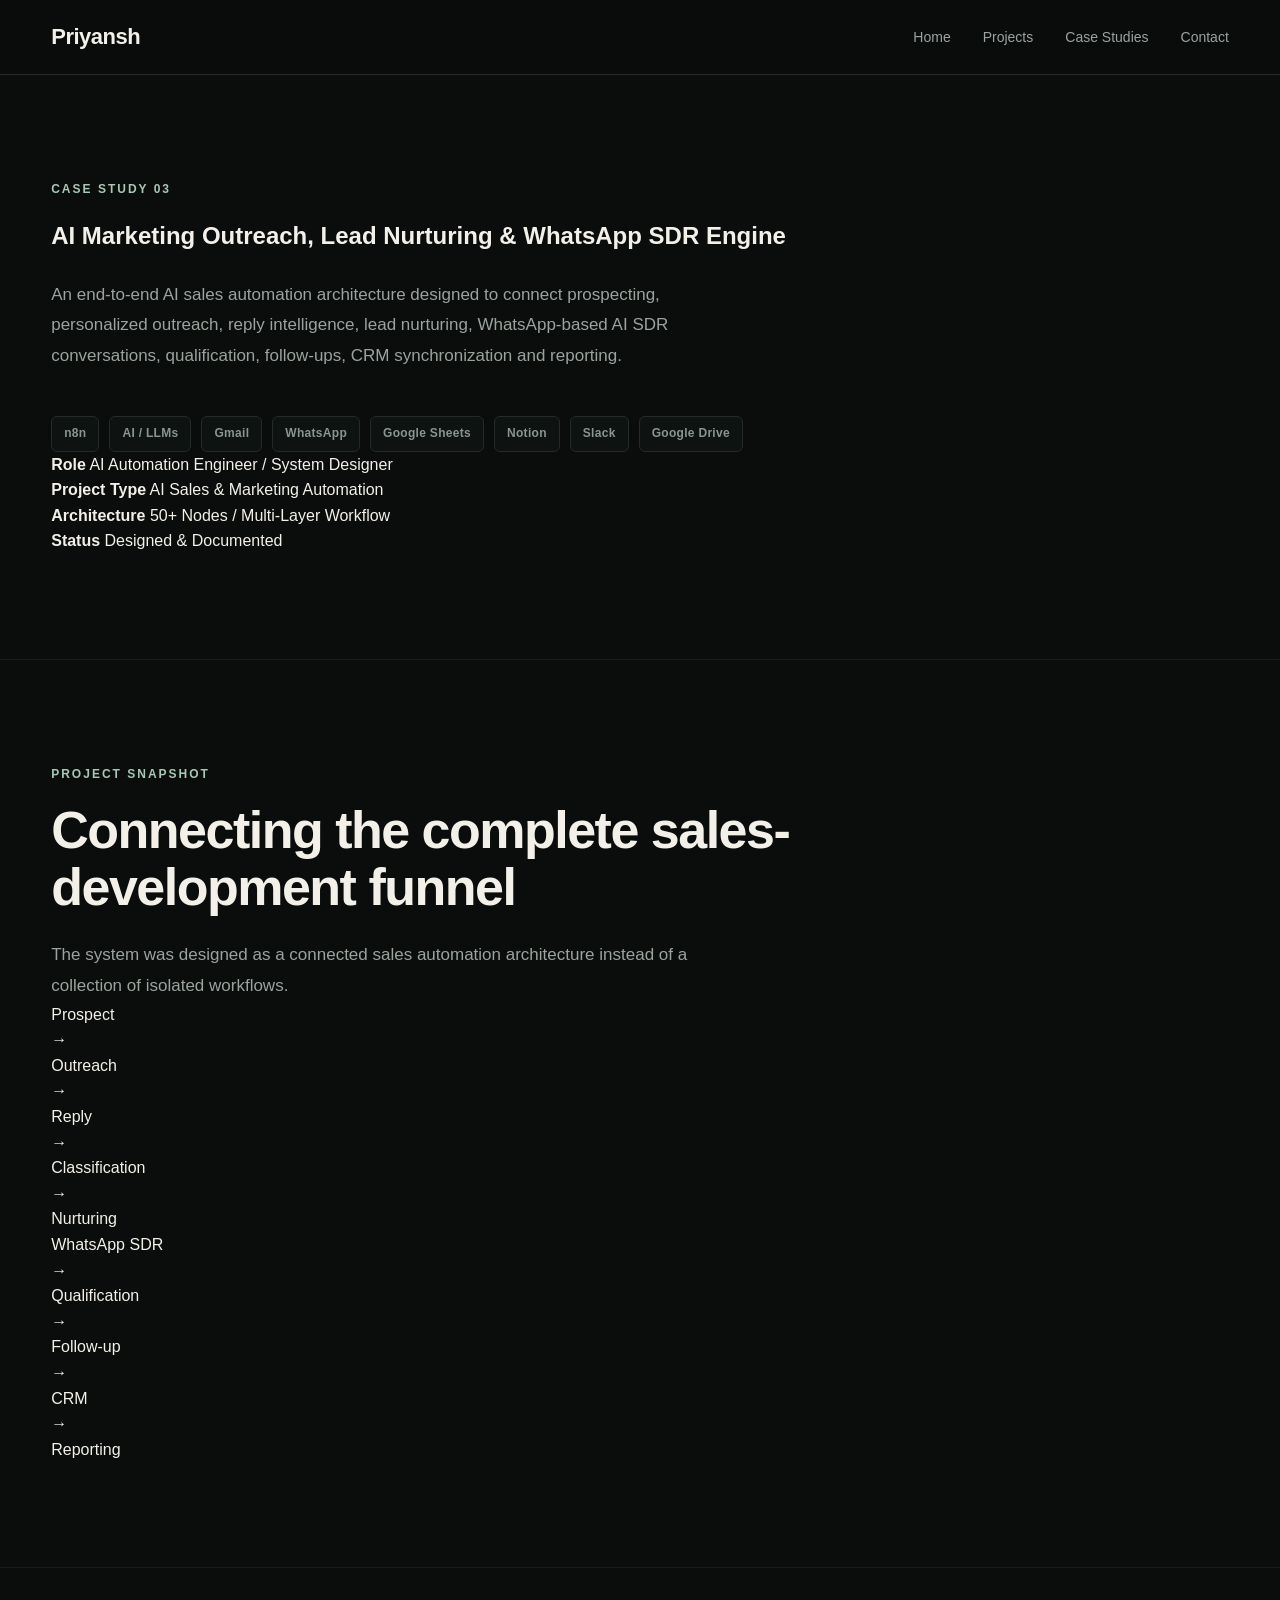
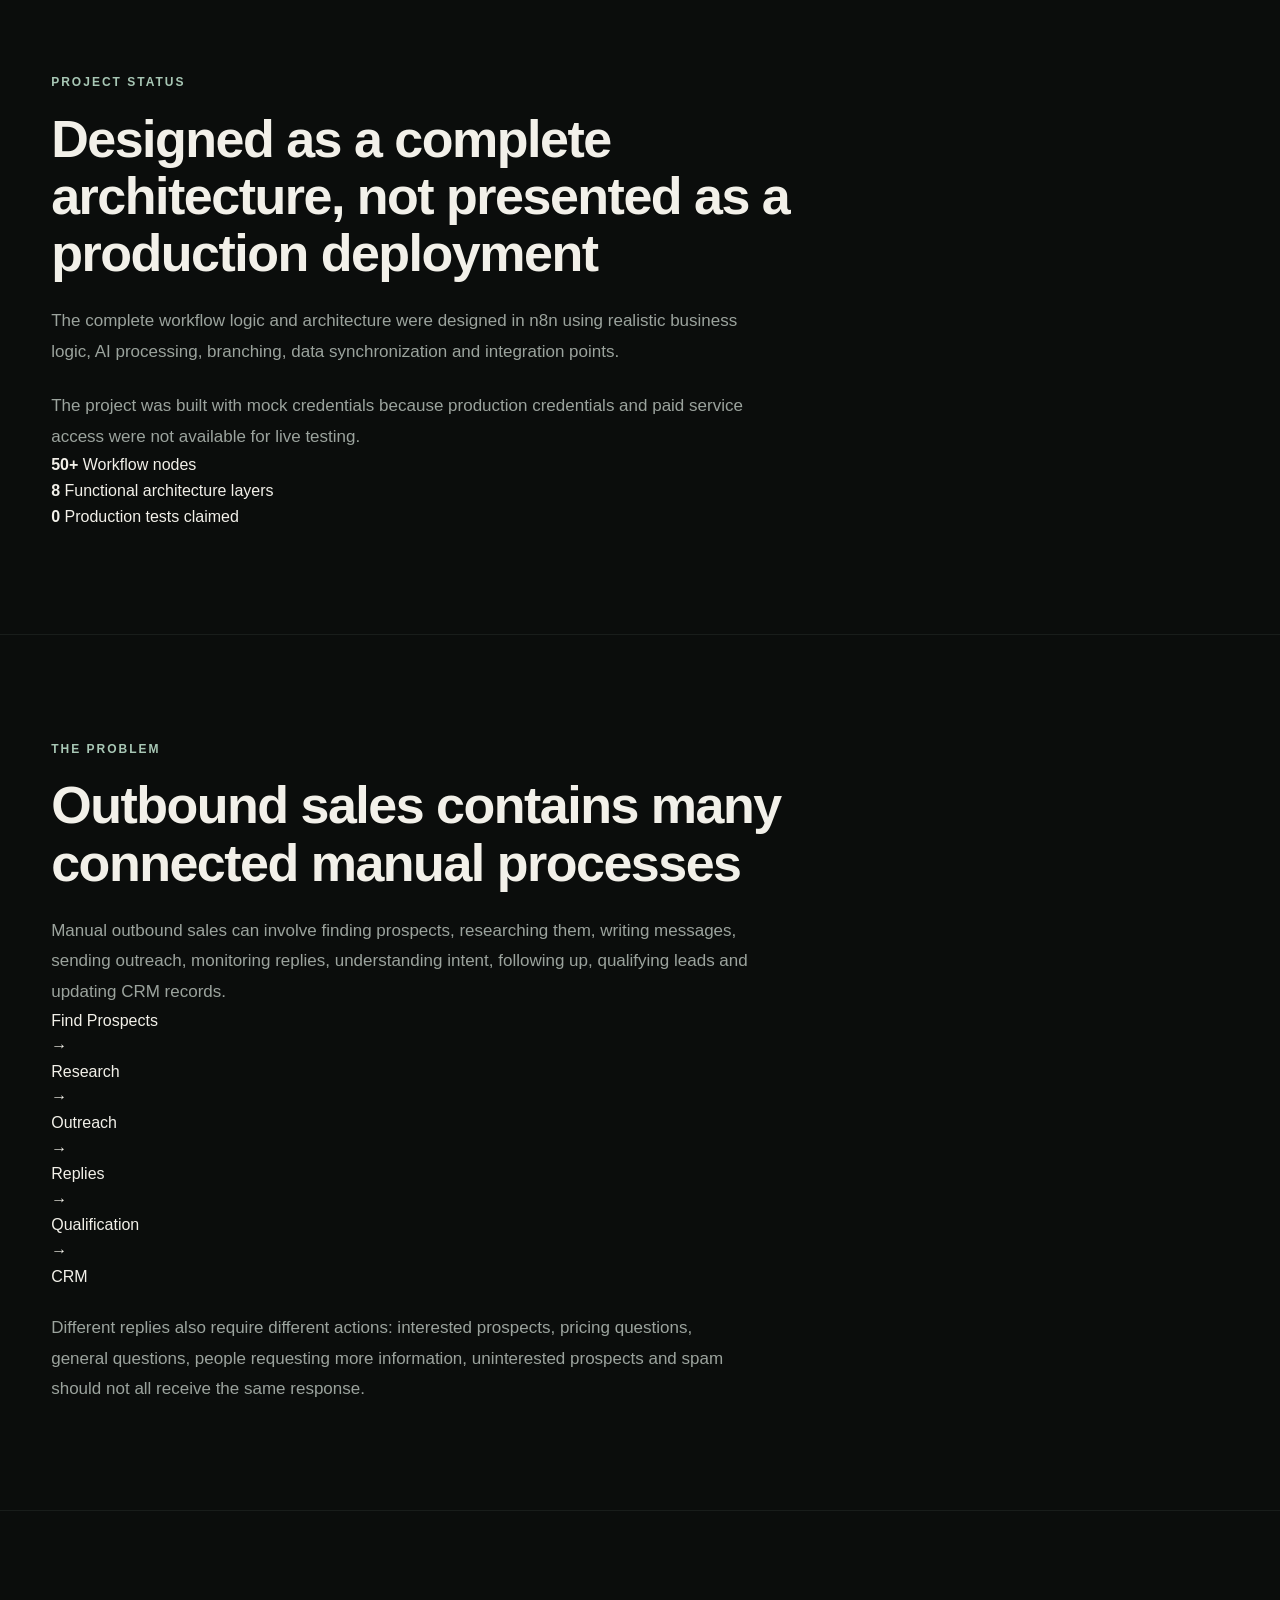
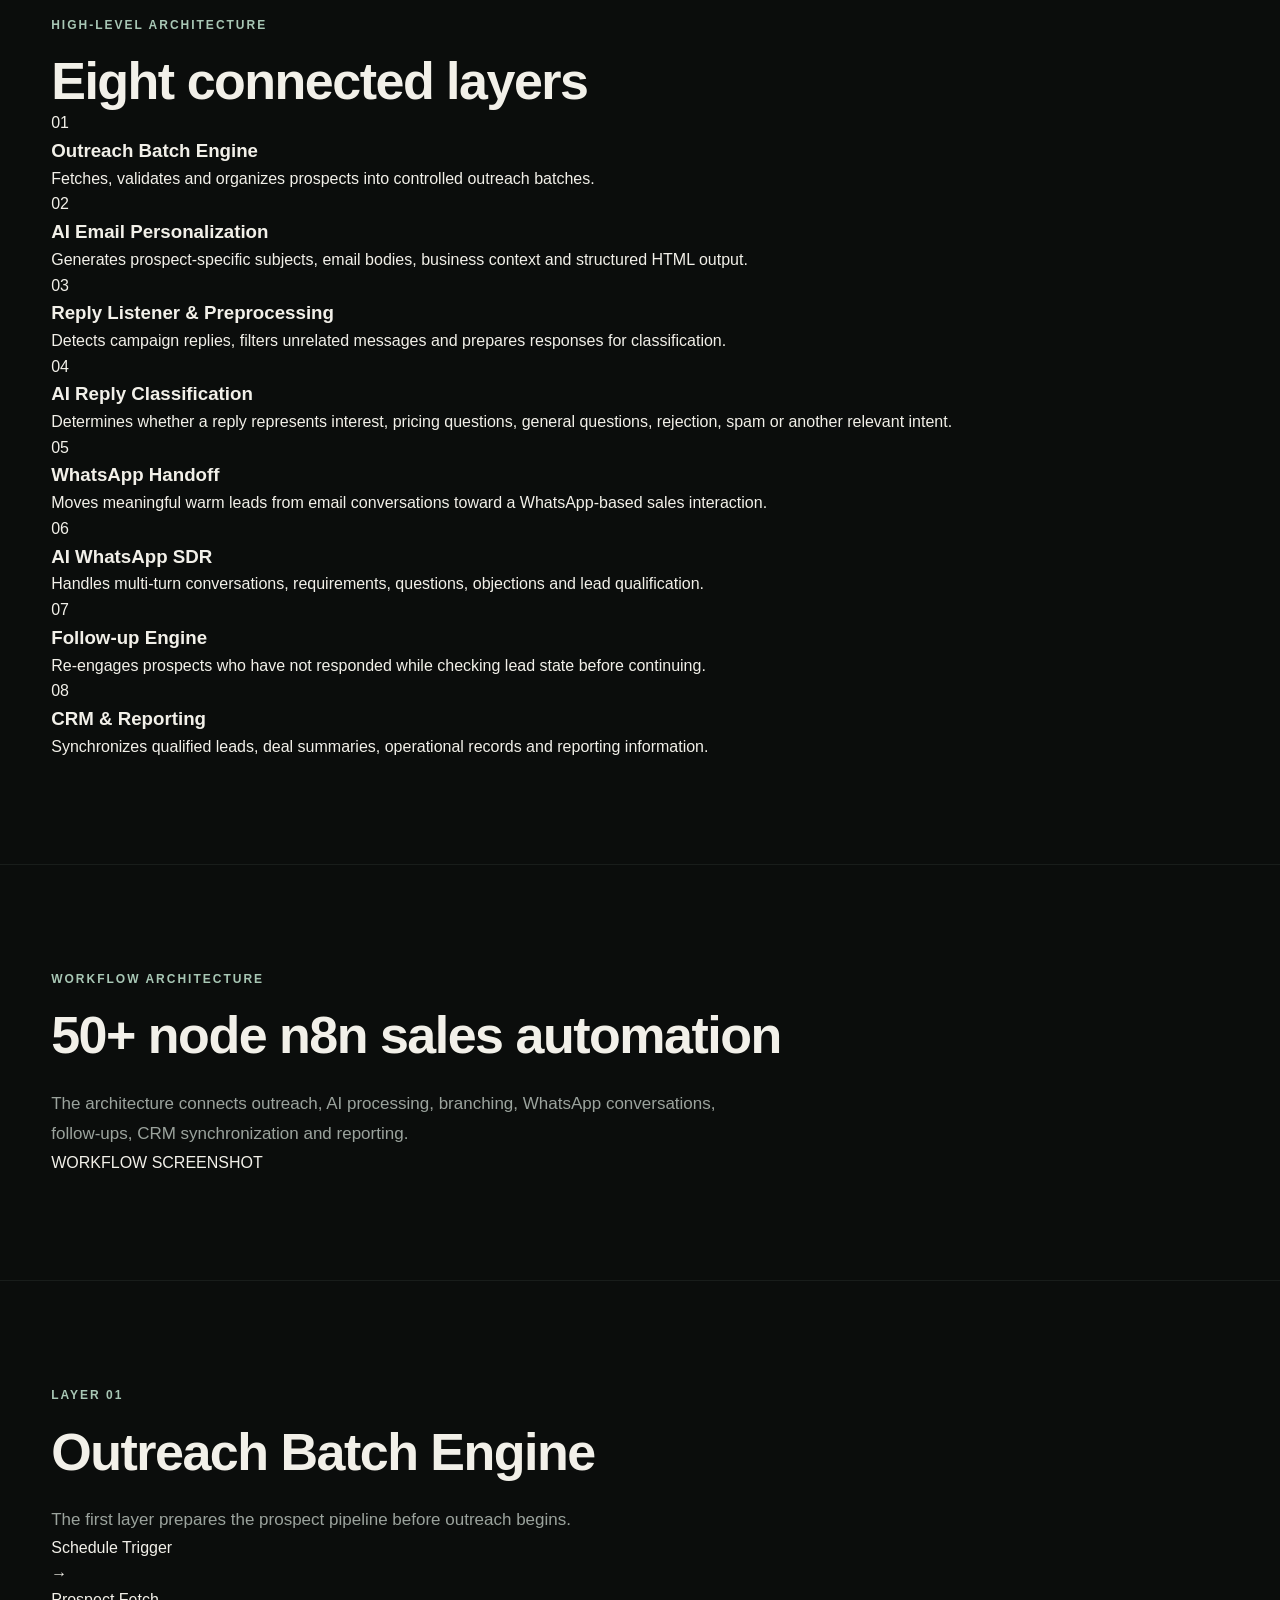
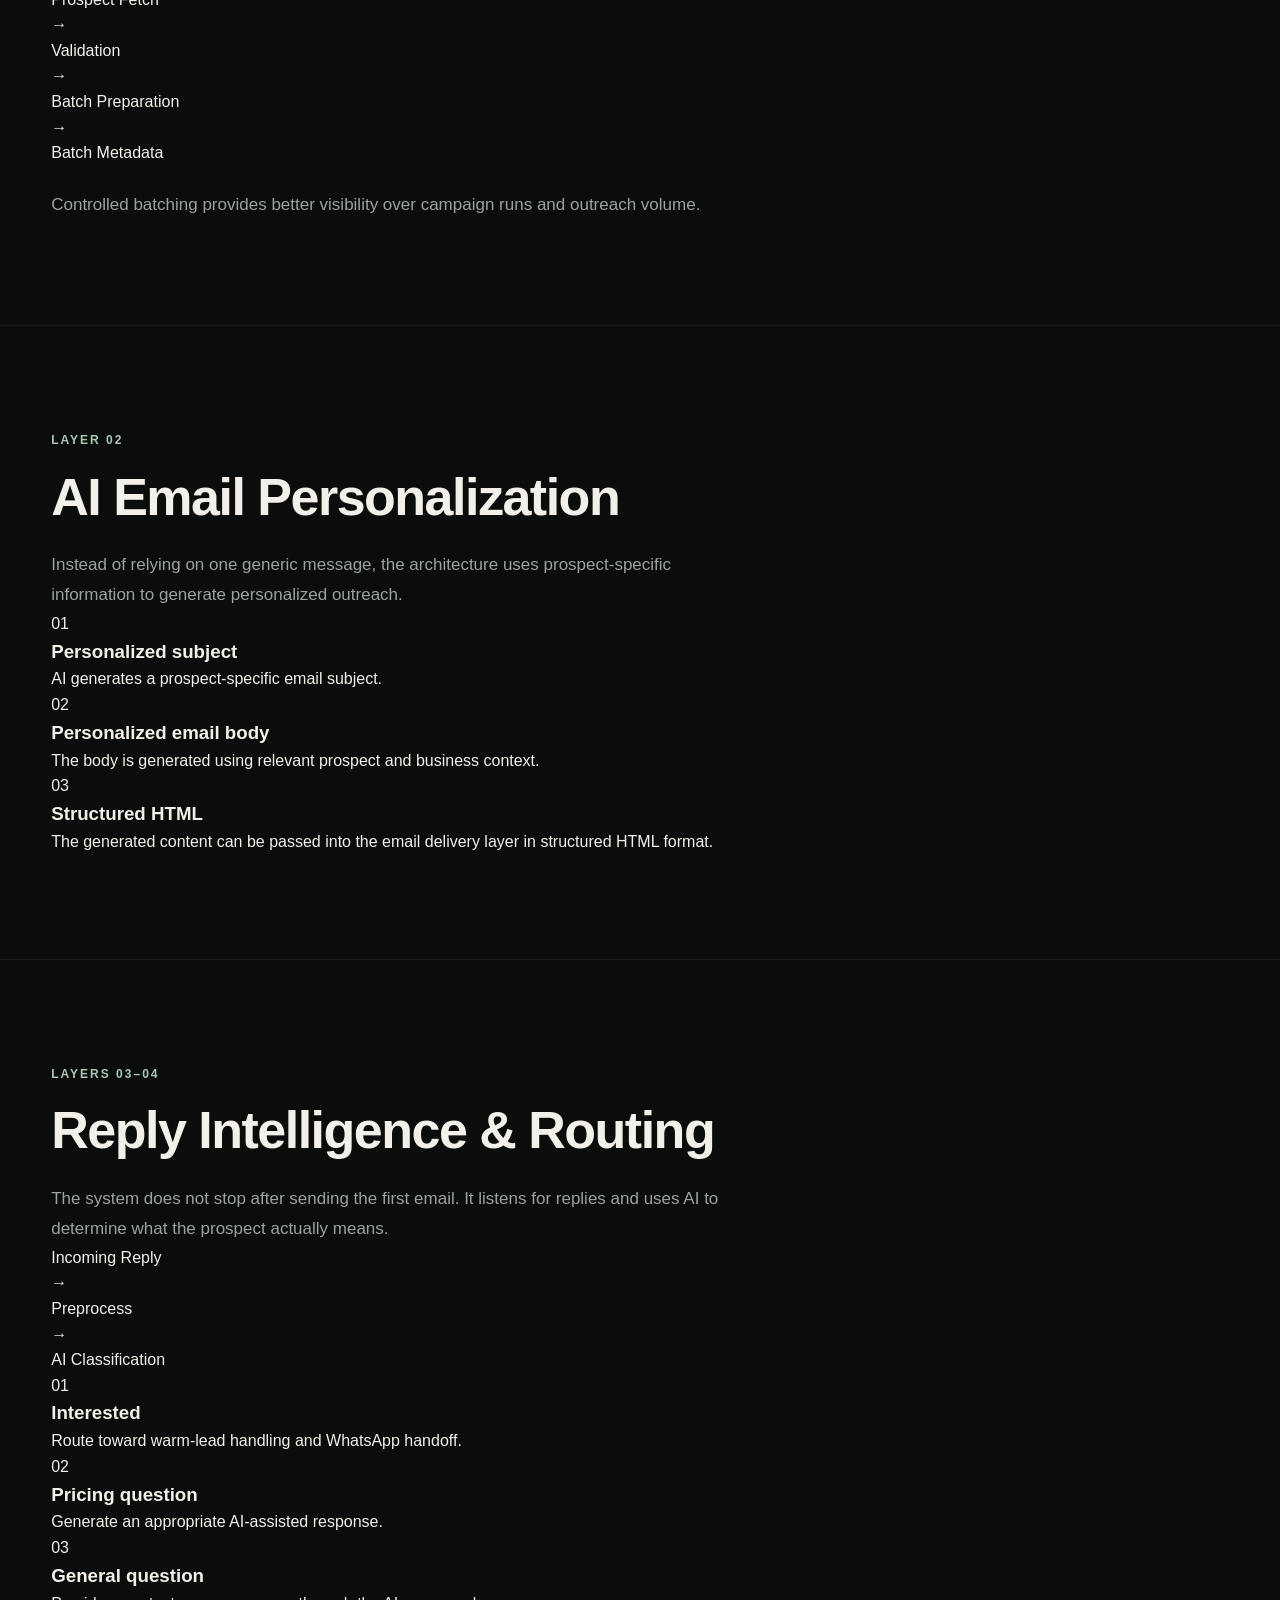
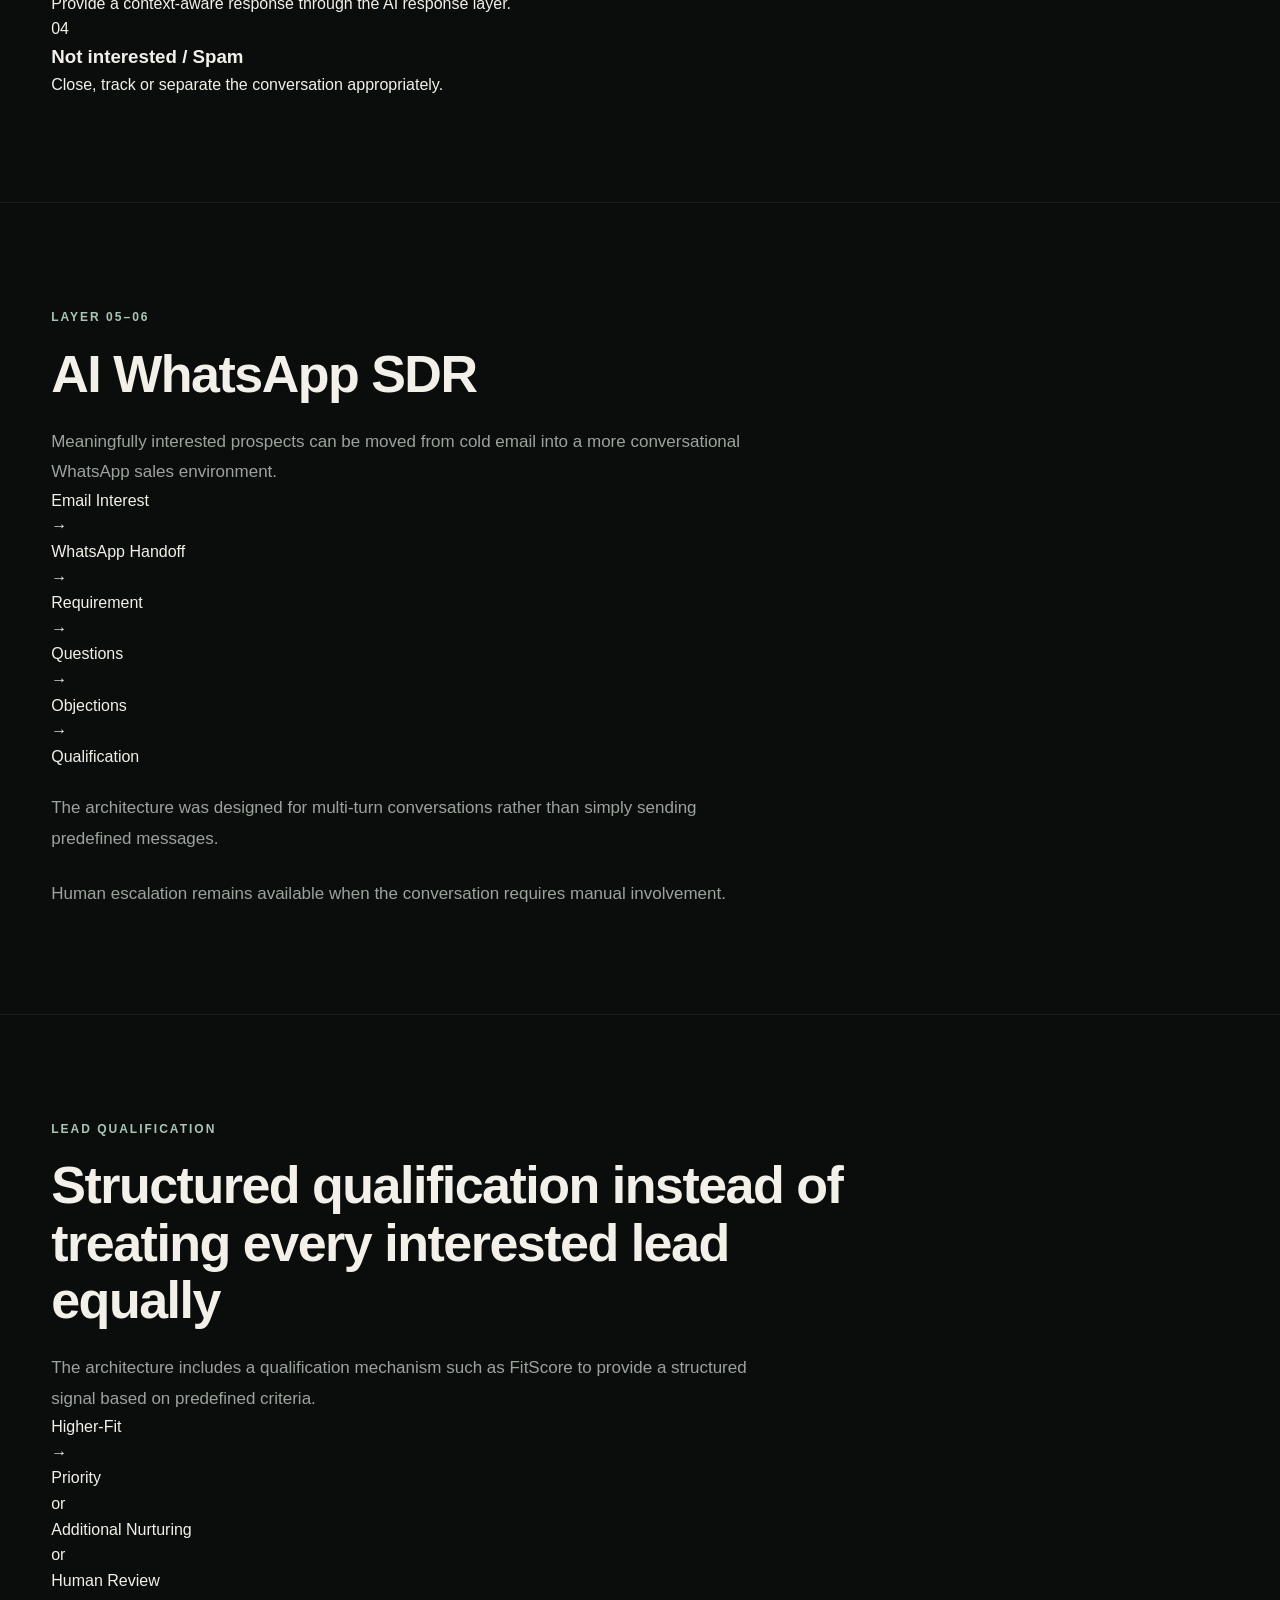
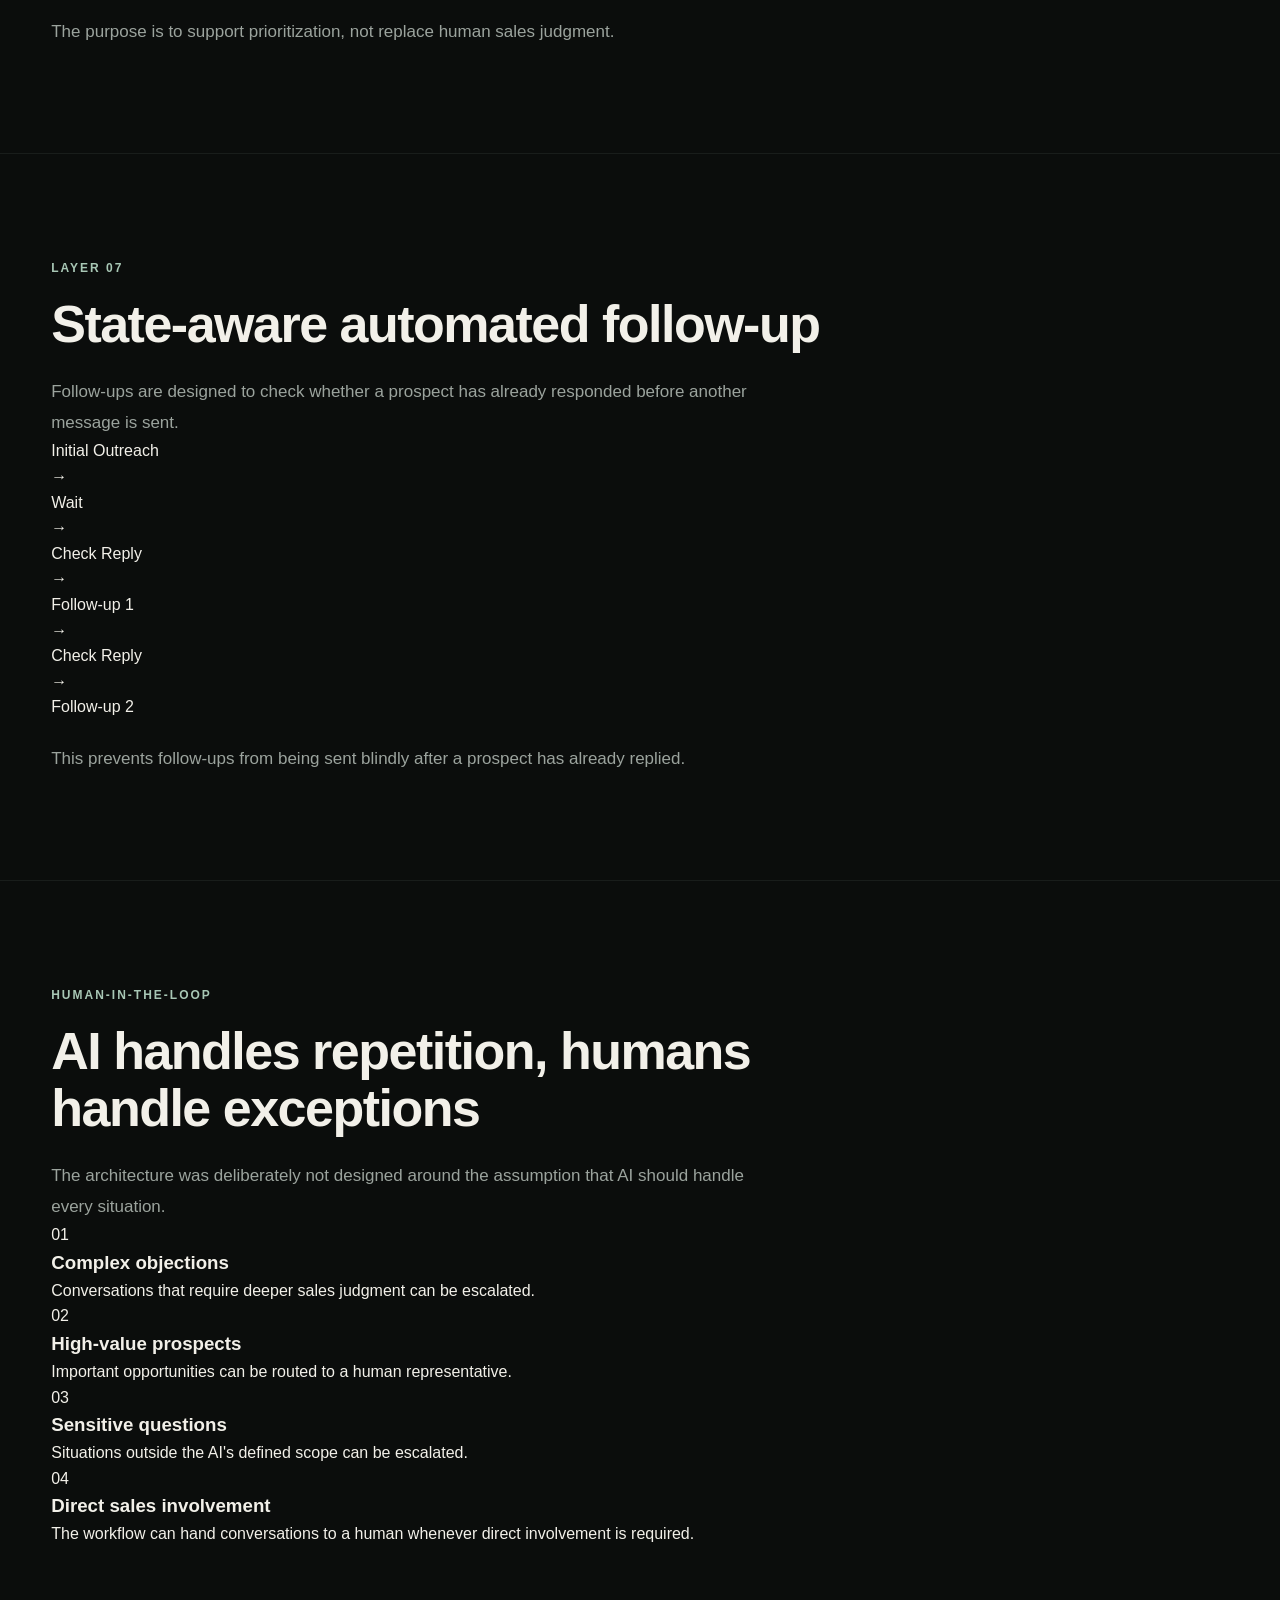
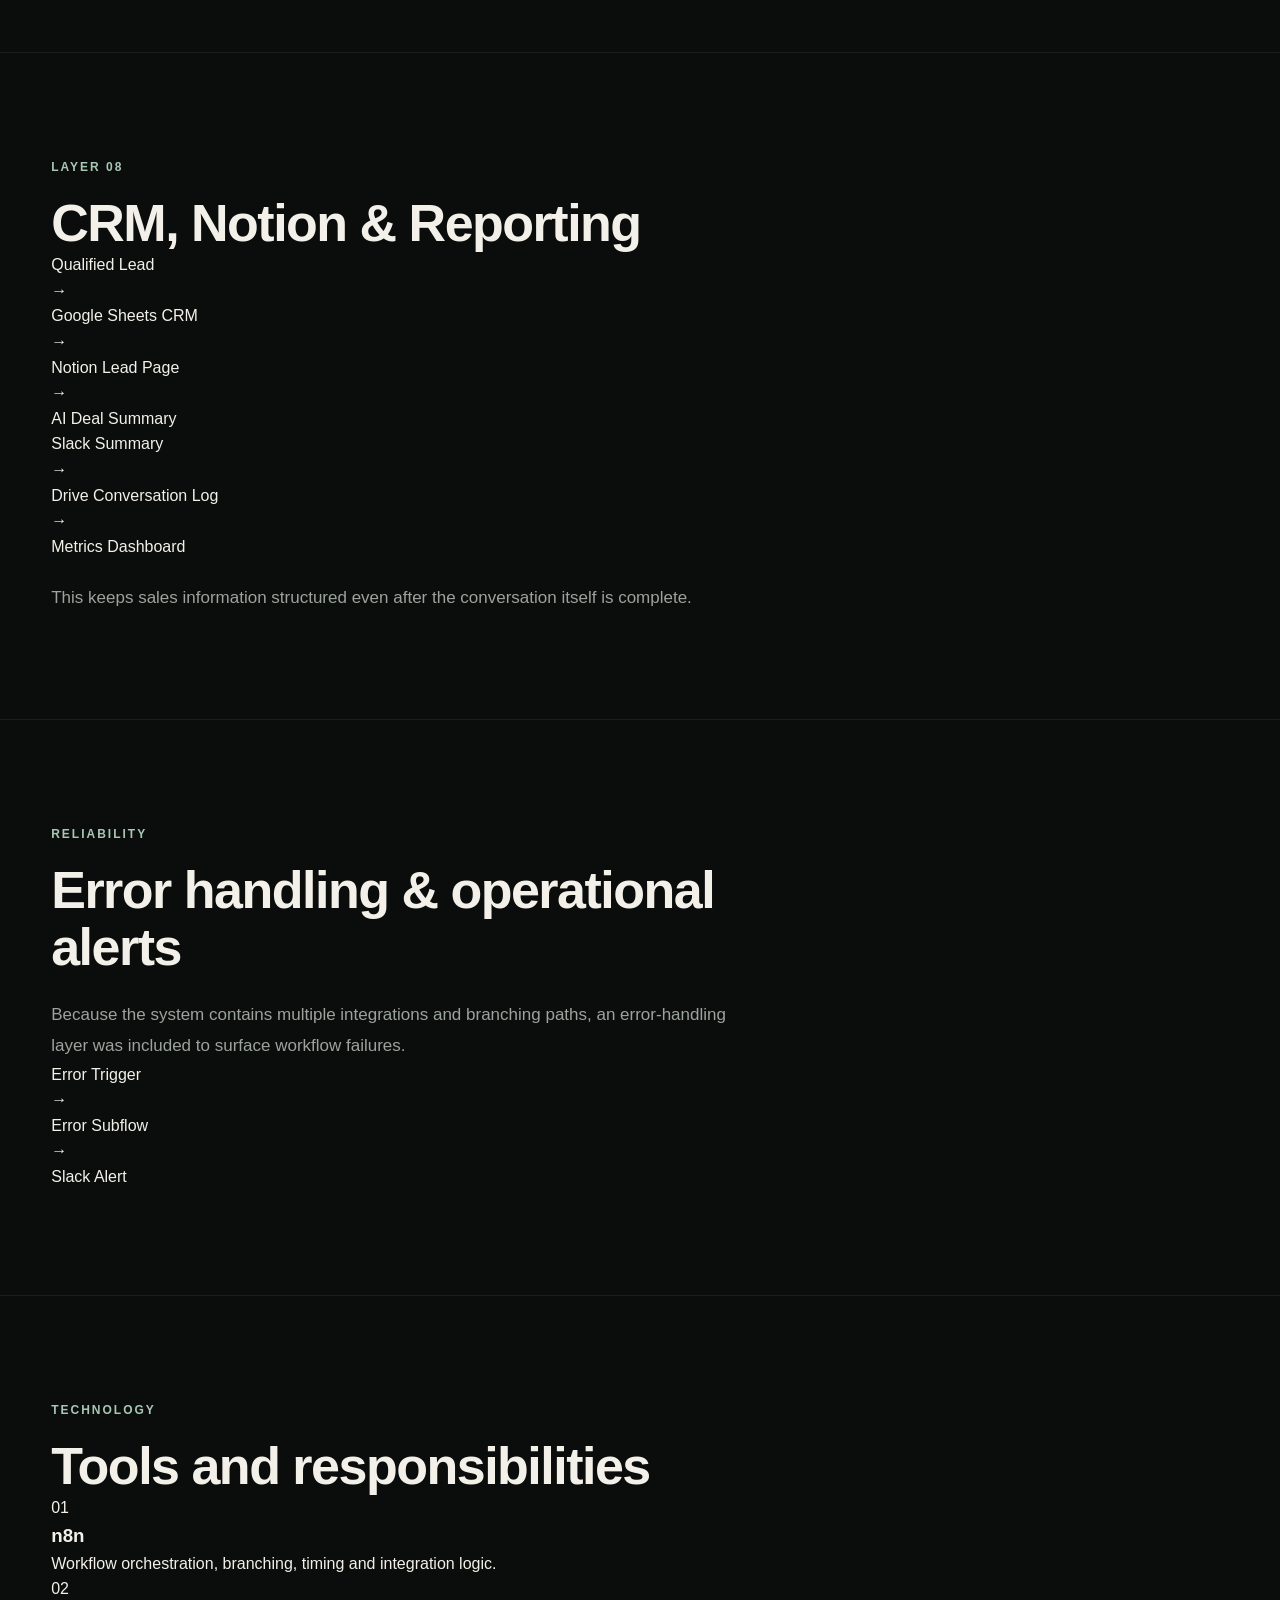
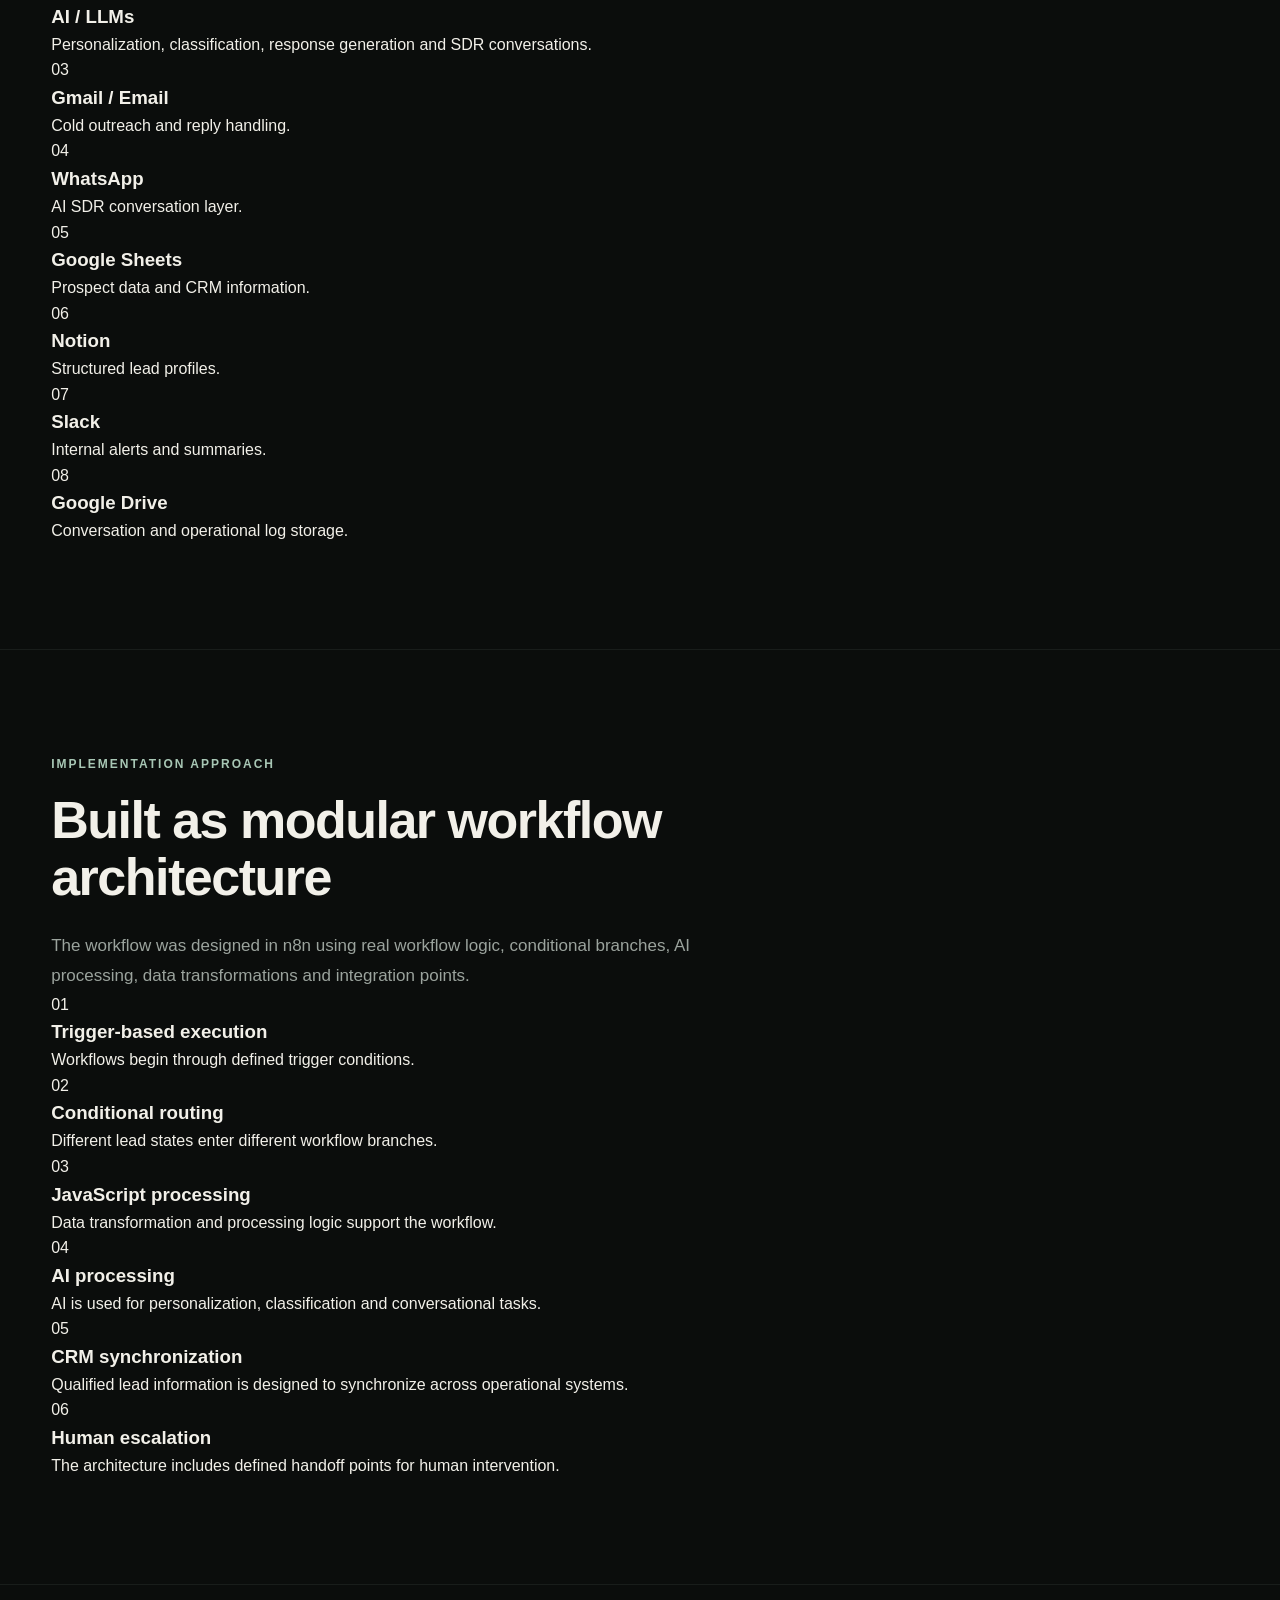
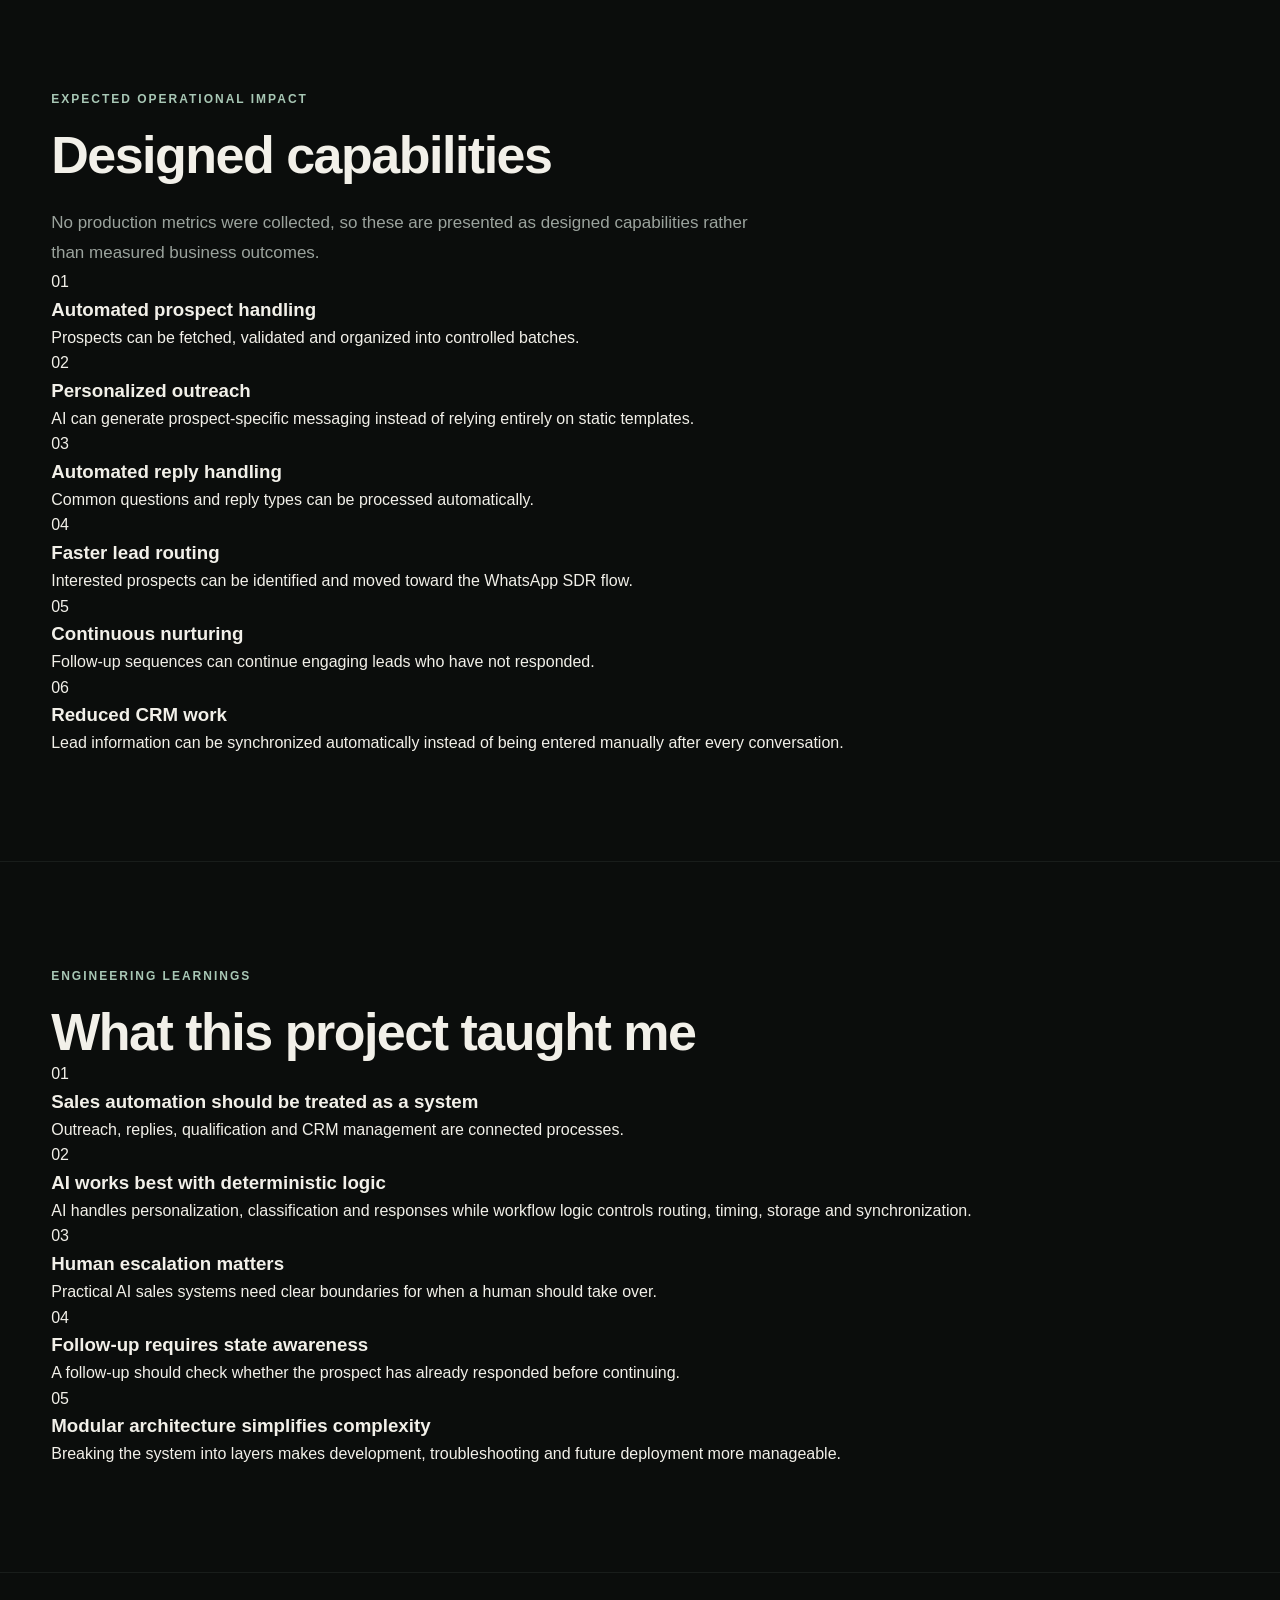
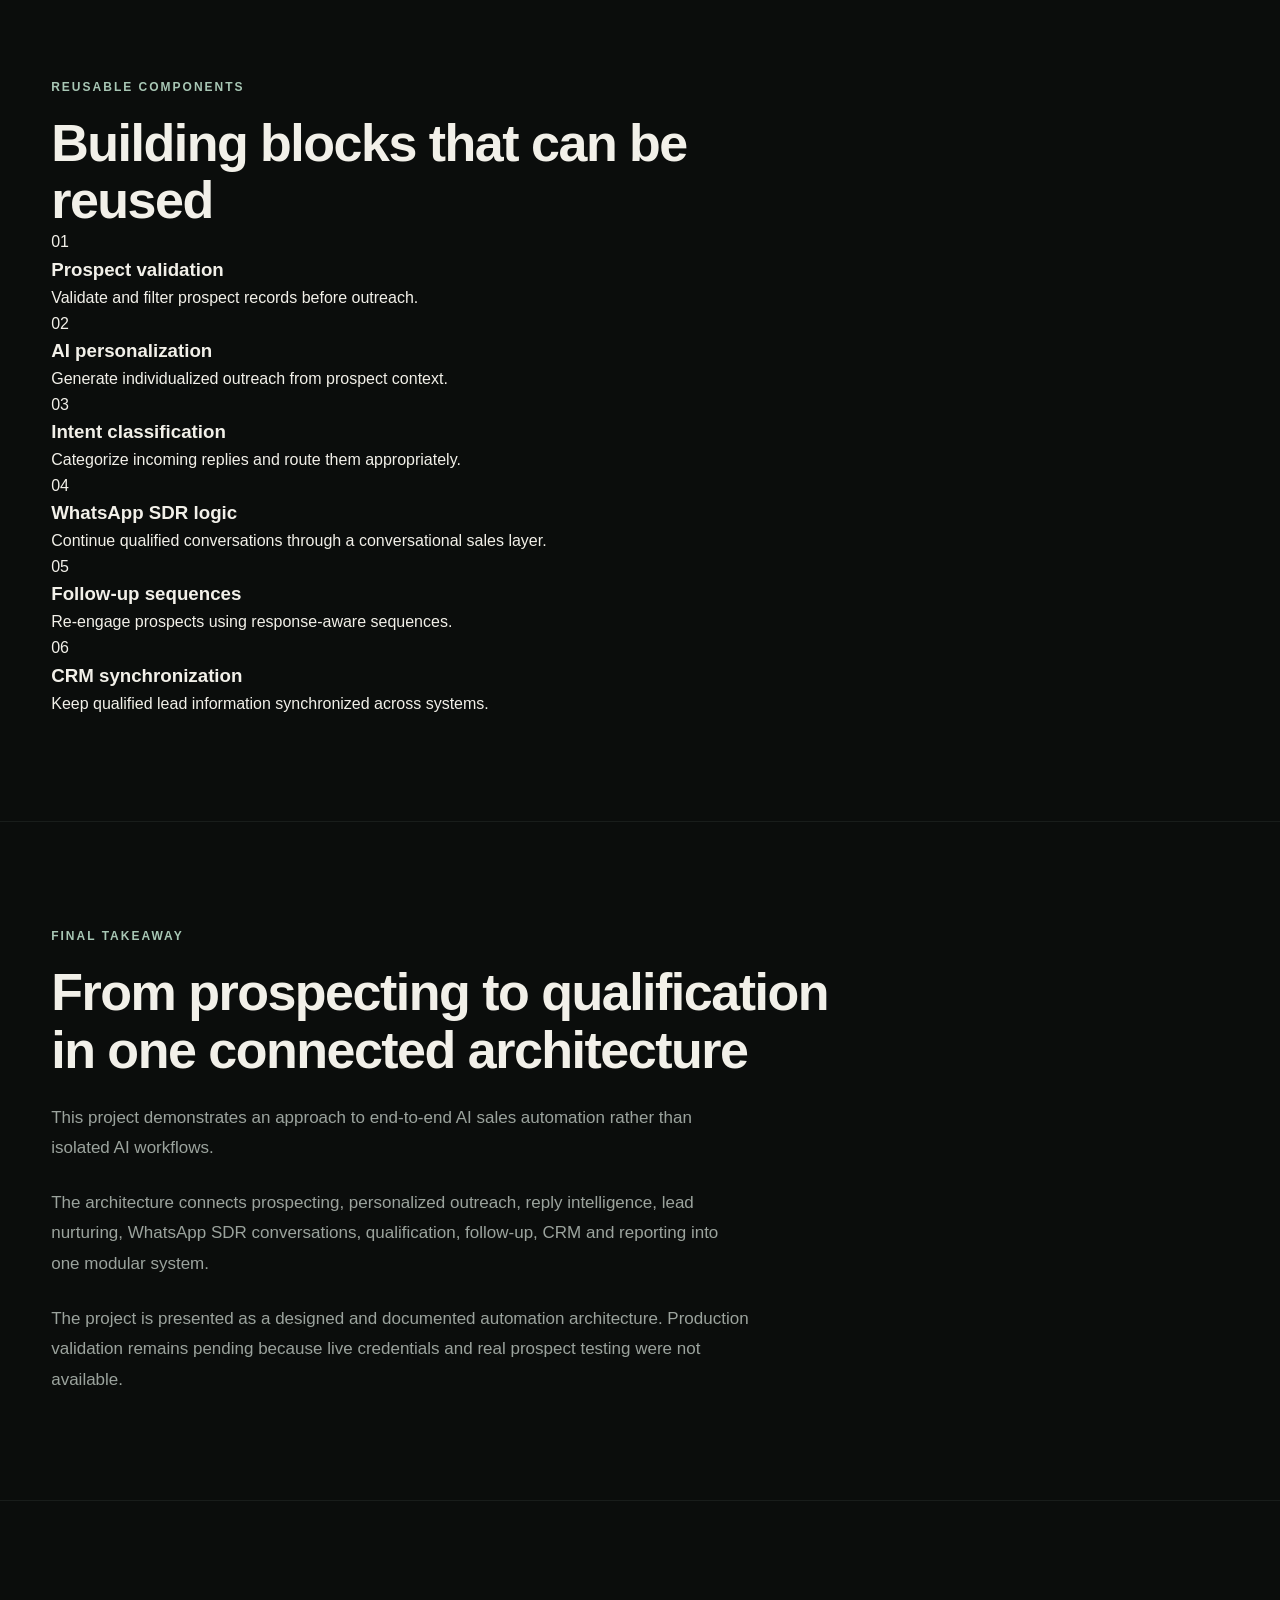
<file: case-studies/case-study-03.html>
<!DOCTYPE html>
<html lang="en">

<head>
    <meta charset="UTF-8">

    <meta
        name="viewport"
        content="width=device-width, initial-scale=1.0"
    >

    <title>
        Case Study 03 | AI Marketing Outreach & WhatsApp SDR
    </title>

    <link rel="stylesheet" href="../style.css">
</head>


<body>


    <!-- =========================
         NAVIGATION
    ========================== -->

    <nav class="navbar">

        <div class="nav-container">

            <a href="../index.html" class="logo">
                Priyansh
            </a>

            <div class="nav-links">

                <a href="../index.html">
                    Home
                </a>

                <a href="../index.html#projects">
                    Projects
                </a>

                <a href="../index.html#case-studies">
                    Case Studies
                </a>

                <a href="../index.html#contact">
                    Contact
                </a>

            </div>

        </div>

    </nav>



    <!-- =========================
         HERO
    ========================== -->

    <main>

        <section class="case-study-hero section">

            <div class="section-container">

                <p class="section-label">
                    CASE STUDY 03
                </p>

                <h1>
                    AI Marketing Outreach,
                    Lead Nurturing & WhatsApp SDR Engine
                </h1>

                <p class="section-description">
                    An end-to-end AI sales automation architecture
                    designed to connect prospecting, personalized
                    outreach, reply intelligence, lead nurturing,
                    WhatsApp-based AI SDR conversations,
                    qualification, follow-ups, CRM synchronization
                    and reporting.
                </p>


                <div class="hero-stack">

                    <span>n8n</span>
                    <span>AI / LLMs</span>
                    <span>Gmail</span>
                    <span>WhatsApp</span>
                    <span>Google Sheets</span>
                    <span>Notion</span>
                    <span>Slack</span>
                    <span>Google Drive</span>

                </div>


                <div class="case-meta">

                    <div>
                        <strong>Role</strong>
                        <span>
                            AI Automation Engineer / System Designer
                        </span>
                    </div>

                    <div>
                        <strong>Project Type</strong>
                        <span>
                            AI Sales & Marketing Automation
                        </span>
                    </div>

                    <div>
                        <strong>Architecture</strong>
                        <span>
                            50+ Nodes / Multi-Layer Workflow
                        </span>
                    </div>

                    <div>
                        <strong>Status</strong>
                        <span>
                            Designed & Documented
                        </span>
                    </div>

                </div>

            </div>

        </section>



        <!-- =========================
             PROJECT SNAPSHOT
        ========================== -->

        <section class="section">

            <div class="section-container">

                <p class="section-label">
                    PROJECT SNAPSHOT
                </p>

                <h2>
                    Connecting the complete sales-development funnel
                </h2>

                <p class="section-description">
                    The system was designed as a connected sales
                    automation architecture instead of a collection
                    of isolated workflows.
                </p>


                <div class="workflow-flow">

                    <div>
                        Prospect
                    </div>

                    <span>→</span>

                    <div>
                        Outreach
                    </div>

                    <span>→</span>

                    <div>
                        Reply
                    </div>

                    <span>→</span>

                    <div>
                        Classification
                    </div>

                    <span>→</span>

                    <div>
                        Nurturing
                    </div>

                </div>


                <div class="workflow-flow">

                    <div>
                        WhatsApp SDR
                    </div>

                    <span>→</span>

                    <div>
                        Qualification
                    </div>

                    <span>→</span>

                    <div>
                        Follow-up
                    </div>

                    <span>→</span>

                    <div>
                        CRM
                    </div>

                    <span>→</span>

                    <div>
                        Reporting
                    </div>

                </div>

            </div>

        </section>



        <!-- =========================
             STATUS
        ========================== -->

        <section class="section">

            <div class="section-container">

                <p class="section-label">
                    PROJECT STATUS
                </p>

                <h2>
                    Designed as a complete architecture,
                    not presented as a production deployment
                </h2>

                <p class="section-description">
                    The complete workflow logic and architecture
                    were designed in n8n using realistic business
                    logic, AI processing, branching, data
                    synchronization and integration points.
                </p>

                <p class="section-description">
                    The project was built with mock credentials
                    because production credentials and paid service
                    access were not available for live testing.
                </p>


                <div class="results-grid">

                    <div class="result-card">

                        <strong>
                            50+
                        </strong>

                        <span>
                            Workflow nodes
                        </span>

                    </div>


                    <div class="result-card">

                        <strong>
                            8
                        </strong>

                        <span>
                            Functional architecture layers
                        </span>

                    </div>


                    <div class="result-card">

                        <strong>
                            0
                        </strong>

                        <span>
                            Production tests claimed
                        </span>

                    </div>

                </div>

            </div>

        </section>



        <!-- =========================
             BUSINESS PROBLEM
        ========================== -->

        <section class="section">

            <div class="section-container">

                <p class="section-label">
                    THE PROBLEM
                </p>

                <h2>
                    Outbound sales contains many connected
                    manual processes
                </h2>

                <p class="section-description">
                    Manual outbound sales can involve finding
                    prospects, researching them, writing messages,
                    sending outreach, monitoring replies,
                    understanding intent, following up,
                    qualifying leads and updating CRM records.
                </p>


                <div class="workflow-flow">

                    <div>
                        Find Prospects
                    </div>

                    <span>→</span>

                    <div>
                        Research
                    </div>

                    <span>→</span>

                    <div>
                        Outreach
                    </div>

                    <span>→</span>

                    <div>
                        Replies
                    </div>

                    <span>→</span>

                    <div>
                        Qualification
                    </div>

                    <span>→</span>

                    <div>
                        CRM
                    </div>

                </div>


                <p class="section-description">
                    Different replies also require different actions:
                    interested prospects, pricing questions, general
                    questions, people requesting more information,
                    uninterested prospects and spam should not all
                    receive the same response.
                </p>

            </div>

        </section>



        <!-- =========================
             ARCHITECTURE
        ========================== -->

        <section class="section">

            <div class="section-container">

                <p class="section-label">
                    HIGH-LEVEL ARCHITECTURE
                </p>

                <h2>
                    Eight connected layers
                </h2>


                <div class="case-study-points">

                    <div class="case-point">

                        <span>01</span>

                        <div>

                            <h3>
                                Outreach Batch Engine
                            </h3>

                            <p>
                                Fetches, validates and organizes
                                prospects into controlled outreach
                                batches.
                            </p>

                        </div>

                    </div>


                    <div class="case-point">

                        <span>02</span>

                        <div>

                            <h3>
                                AI Email Personalization
                            </h3>

                            <p>
                                Generates prospect-specific subjects,
                                email bodies, business context and
                                structured HTML output.
                            </p>

                        </div>

                    </div>


                    <div class="case-point">

                        <span>03</span>

                        <div>

                            <h3>
                                Reply Listener & Preprocessing
                            </h3>

                            <p>
                                Detects campaign replies, filters
                                unrelated messages and prepares
                                responses for classification.
                            </p>

                        </div>

                    </div>


                    <div class="case-point">

                        <span>04</span>

                        <div>

                            <h3>
                                AI Reply Classification
                            </h3>

                            <p>
                                Determines whether a reply represents
                                interest, pricing questions, general
                                questions, rejection, spam or another
                                relevant intent.
                            </p>

                        </div>

                    </div>


                    <div class="case-point">

                        <span>05</span>

                        <div>

                            <h3>
                                WhatsApp Handoff
                            </h3>

                            <p>
                                Moves meaningful warm leads from
                                email conversations toward a
                                WhatsApp-based sales interaction.
                            </p>

                        </div>

                    </div>


                    <div class="case-point">

                        <span>06</span>

                        <div>

                            <h3>
                                AI WhatsApp SDR
                            </h3>

                            <p>
                                Handles multi-turn conversations,
                                requirements, questions, objections
                                and lead qualification.
                            </p>

                        </div>

                    </div>


                    <div class="case-point">

                        <span>07</span>

                        <div>

                            <h3>
                                Follow-up Engine
                            </h3>

                            <p>
                                Re-engages prospects who have not
                                responded while checking lead state
                                before continuing.
                            </p>

                        </div>

                    </div>


                    <div class="case-point">

                        <span>08</span>

                        <div>

                            <h3>
                                CRM & Reporting
                            </h3>

                            <p>
                                Synchronizes qualified leads,
                                deal summaries, operational records
                                and reporting information.
                            </p>

                        </div>

                    </div>

                </div>

            </div>

        </section>



        <!-- =========================
             WORKFLOW SCREENSHOT
        ========================== -->

        <section class="section">

            <div class="section-container">

                <p class="section-label">
                    WORKFLOW ARCHITECTURE
                </p>

                <h2>
                    50+ node n8n sales automation
                </h2>

                <p class="section-description">
                    The architecture connects outreach, AI processing,
                    branching, WhatsApp conversations, follow-ups,
                    CRM synchronization and reporting.
                </p>


                <div class="case-study-image">

                    <div class="image-placeholder">
                        WORKFLOW SCREENSHOT
                    </div>

                </div>

            </div>

        </section>



        <!-- =========================
             OUTREACH ENGINE
        ========================== -->

        <section class="section">

            <div class="section-container">

                <p class="section-label">
                    LAYER 01
                </p>

                <h2>
                    Outreach Batch Engine
                </h2>

                <p class="section-description">
                    The first layer prepares the prospect pipeline
                    before outreach begins.
                </p>


                <div class="workflow-flow">

                    <div>
                        Schedule Trigger
                    </div>

                    <span>→</span>

                    <div>
                        Prospect Fetch
                    </div>

                    <span>→</span>

                    <div>
                        Validation
                    </div>

                    <span>→</span>

                    <div>
                        Batch Preparation
                    </div>

                    <span>→</span>

                    <div>
                        Batch Metadata
                    </div>

                </div>


                <p class="section-description">
                    Controlled batching provides better visibility
                    over campaign runs and outreach volume.
                </p>

            </div>

        </section>



        <!-- =========================
             AI PERSONALIZATION
        ========================== -->

        <section class="section">

            <div class="section-container">

                <p class="section-label">
                    LAYER 02
                </p>

                <h2>
                    AI Email Personalization
                </h2>

                <p class="section-description">
                    Instead of relying on one generic message,
                    the architecture uses prospect-specific
                    information to generate personalized outreach.
                </p>


                <div class="case-study-points">

                    <div class="case-point">

                        <span>01</span>

                        <div>

                            <h3>
                                Personalized subject
                            </h3>

                            <p>
                                AI generates a prospect-specific
                                email subject.
                            </p>

                        </div>

                    </div>


                    <div class="case-point">

                        <span>02</span>

                        <div>

                            <h3>
                                Personalized email body
                            </h3>

                            <p>
                                The body is generated using relevant
                                prospect and business context.
                            </p>

                        </div>

                    </div>


                    <div class="case-point">

                        <span>03</span>

                        <div>

                            <h3>
                                Structured HTML
                            </h3>

                            <p>
                                The generated content can be passed
                                into the email delivery layer in
                                structured HTML format.
                            </p>

                        </div>

                    </div>

                </div>

            </div>

        </section>



        <!-- =========================
             REPLY INTELLIGENCE
        ========================== -->

        <section class="section">

            <div class="section-container">

                <p class="section-label">
                    LAYERS 03–04
                </p>

                <h2>
                    Reply Intelligence & Routing
                </h2>

                <p class="section-description">
                    The system does not stop after sending the first
                    email. It listens for replies and uses AI to
                    determine what the prospect actually means.
                </p>


                <div class="workflow-flow">

                    <div>
                        Incoming Reply
                    </div>

                    <span>→</span>

                    <div>
                        Preprocess
                    </div>

                    <span>→</span>

                    <div>
                        AI Classification
                    </div>

                </div>


                <div class="case-study-points">

                    <div class="case-point">

                        <span>01</span>

                        <div>

                            <h3>
                                Interested
                            </h3>

                            <p>
                                Route toward warm-lead handling
                                and WhatsApp handoff.
                            </p>

                        </div>

                    </div>


                    <div class="case-point">

                        <span>02</span>

                        <div>

                            <h3>
                                Pricing question
                            </h3>

                            <p>
                                Generate an appropriate AI-assisted
                                response.
                            </p>

                        </div>

                    </div>


                    <div class="case-point">

                        <span>03</span>

                        <div>

                            <h3>
                                General question
                            </h3>

                            <p>
                                Provide a context-aware response
                                through the AI response layer.
                            </p>

                        </div>

                    </div>


                    <div class="case-point">

                        <span>04</span>

                        <div>

                            <h3>
                                Not interested / Spam
                            </h3>

                            <p>
                                Close, track or separate the
                                conversation appropriately.
                            </p>

                        </div>

                    </div>

                </div>

            </div>

        </section>



        <!-- =========================
             WHATSAPP SDR
        ========================== -->

        <section class="section">

            <div class="section-container">

                <p class="section-label">
                    LAYER 05–06
                </p>

                <h2>
                    AI WhatsApp SDR
                </h2>

                <p class="section-description">
                    Meaningfully interested prospects can be moved
                    from cold email into a more conversational
                    WhatsApp sales environment.
                </p>


                <div class="workflow-flow">

                    <div>
                        Email Interest
                    </div>

                    <span>→</span>

                    <div>
                        WhatsApp Handoff
                    </div>

                    <span>→</span>

                    <div>
                        Requirement
                    </div>

                    <span>→</span>

                    <div>
                        Questions
                    </div>

                    <span>→</span>

                    <div>
                        Objections
                    </div>

                    <span>→</span>

                    <div>
                        Qualification
                    </div>

                </div>


                <p class="section-description">
                    The architecture was designed for multi-turn
                    conversations rather than simply sending
                    predefined messages.
                </p>


                <p class="section-description">
                    Human escalation remains available when the
                    conversation requires manual involvement.
                </p>

            </div>

        </section>



        <!-- =========================
             QUALIFICATION
        ========================== -->

        <section class="section">

            <div class="section-container">

                <p class="section-label">
                    LEAD QUALIFICATION
                </p>

                <h2>
                    Structured qualification instead of
                    treating every interested lead equally
                </h2>

                <p class="section-description">
                    The architecture includes a qualification
                    mechanism such as FitScore to provide a
                    structured signal based on predefined criteria.
                </p>


                <div class="workflow-flow">

                    <div>
                        Higher-Fit
                    </div>

                    <span>→</span>

                    <div>
                        Priority
                    </div>

                    <span>or</span>

                    <div>
                        Additional Nurturing
                    </div>

                    <span>or</span>

                    <div>
                        Human Review
                    </div>

                </div>


                <p class="section-description">
                    The purpose is to support prioritization,
                    not replace human sales judgment.
                </p>

            </div>

        </section>



        <!-- =========================
             FOLLOW-UP
        ========================== -->

        <section class="section">

            <div class="section-container">

                <p class="section-label">
                    LAYER 07
                </p>

                <h2>
                    State-aware automated follow-up
                </h2>

                <p class="section-description">
                    Follow-ups are designed to check whether a
                    prospect has already responded before another
                    message is sent.
                </p>


                <div class="workflow-flow">

                    <div>
                        Initial Outreach
                    </div>

                    <span>→</span>

                    <div>
                        Wait
                    </div>

                    <span>→</span>

                    <div>
                        Check Reply
                    </div>

                    <span>→</span>

                    <div>
                        Follow-up 1
                    </div>

                    <span>→</span>

                    <div>
                        Check Reply
                    </div>

                    <span>→</span>

                    <div>
                        Follow-up 2
                    </div>

                </div>


                <p class="section-description">
                    This prevents follow-ups from being sent blindly
                    after a prospect has already replied.
                </p>

            </div>

        </section>



        <!-- =========================
             HUMAN ESCALATION
        ========================== -->

        <section class="section">

            <div class="section-container">

                <p class="section-label">
                    HUMAN-IN-THE-LOOP
                </p>

                <h2>
                    AI handles repetition,
                    humans handle exceptions
                </h2>

                <p class="section-description">
                    The architecture was deliberately not designed
                    around the assumption that AI should handle
                    every situation.
                </p>


                <div class="case-study-points">

                    <div class="case-point">

                        <span>01</span>

                        <div>

                            <h3>
                                Complex objections
                            </h3>

                            <p>
                                Conversations that require deeper
                                sales judgment can be escalated.
                            </p>

                        </div>

                    </div>


                    <div class="case-point">

                        <span>02</span>

                        <div>

                            <h3>
                                High-value prospects
                            </h3>

                            <p>
                                Important opportunities can be routed
                                to a human representative.
                            </p>

                        </div>

                    </div>


                    <div class="case-point">

                        <span>03</span>

                        <div>

                            <h3>
                                Sensitive questions
                            </h3>

                            <p>
                                Situations outside the AI's defined
                                scope can be escalated.
                            </p>

                        </div>

                    </div>


                    <div class="case-point">

                        <span>04</span>

                        <div>

                            <h3>
                                Direct sales involvement
                            </h3>

                            <p>
                                The workflow can hand conversations
                                to a human whenever direct involvement
                                is required.
                            </p>

                        </div>

                    </div>

                </div>

            </div>

        </section>



        <!-- =========================
             CRM & REPORTING
        ========================== -->

        <section class="section">

            <div class="section-container">

                <p class="section-label">
                    LAYER 08
                </p>

                <h2>
                    CRM, Notion & Reporting
                </h2>

                <div class="workflow-flow">

                    <div>
                        Qualified Lead
                    </div>

                    <span>→</span>

                    <div>
                        Google Sheets CRM
                    </div>

                    <span>→</span>

                    <div>
                        Notion Lead Page
                    </div>

                    <span>→</span>

                    <div>
                        AI Deal Summary
                    </div>

                </div>


                <div class="workflow-flow">

                    <div>
                        Slack Summary
                    </div>

                    <span>→</span>

                    <div>
                        Drive Conversation Log
                    </div>

                    <span>→</span>

                    <div>
                        Metrics Dashboard
                    </div>

                </div>


                <p class="section-description">
                    This keeps sales information structured even
                    after the conversation itself is complete.
                </p>

            </div>

        </section>



        <!-- =========================
             ERROR HANDLING
        ========================== -->

        <section class="section">

            <div class="section-container">

                <p class="section-label">
                    RELIABILITY
                </p>

                <h2>
                    Error handling & operational alerts
                </h2>

                <p class="section-description">
                    Because the system contains multiple integrations
                    and branching paths, an error-handling layer was
                    included to surface workflow failures.
                </p>


                <div class="workflow-flow">

                    <div>
                        Error Trigger
                    </div>

                    <span>→</span>

                    <div>
                        Error Subflow
                    </div>

                    <span>→</span>

                    <div>
                        Slack Alert
                    </div>

                </div>

            </div>

        </section>



        <!-- =========================
             TECHNOLOGY
        ========================== -->

        <section class="section">

            <div class="section-container">

                <p class="section-label">
                    TECHNOLOGY
                </p>

                <h2>
                    Tools and responsibilities
                </h2>


                <div class="case-study-points">

                    <div class="case-point">

                        <span>01</span>

                        <div>

                            <h3>
                                n8n
                            </h3>

                            <p>
                                Workflow orchestration, branching,
                                timing and integration logic.
                            </p>

                        </div>

                    </div>


                    <div class="case-point">

                        <span>02</span>

                        <div>

                            <h3>
                                AI / LLMs
                            </h3>

                            <p>
                                Personalization, classification,
                                response generation and SDR conversations.
                            </p>

                        </div>

                    </div>


                    <div class="case-point">

                        <span>03</span>

                        <div>

                            <h3>
                                Gmail / Email
                            </h3>

                            <p>
                                Cold outreach and reply handling.
                            </p>

                        </div>

                    </div>


                    <div class="case-point">

                        <span>04</span>

                        <div>

                            <h3>
                                WhatsApp
                            </h3>

                            <p>
                                AI SDR conversation layer.
                            </p>

                        </div>

                    </div>


                    <div class="case-point">

                        <span>05</span>

                        <div>

                            <h3>
                                Google Sheets
                            </h3>

                            <p>
                                Prospect data and CRM information.
                            </p>

                        </div>

                    </div>


                    <div class="case-point">

                        <span>06</span>

                        <div>

                            <h3>
                                Notion
                            </h3>

                            <p>
                                Structured lead profiles.
                            </p>

                        </div>

                    </div>


                    <div class="case-point">

                        <span>07</span>

                        <div>

                            <h3>
                                Slack
                            </h3>

                            <p>
                                Internal alerts and summaries.
                            </p>

                        </div>

                    </div>


                    <div class="case-point">

                        <span>08</span>

                        <div>

                            <h3>
                                Google Drive
                            </h3>

                            <p>
                                Conversation and operational log storage.
                            </p>

                        </div>

                    </div>

                </div>

            </div>

        </section>



        <!-- =========================
             IMPLEMENTATION
        ========================== -->

        <section class="section">

            <div class="section-container">

                <p class="section-label">
                    IMPLEMENTATION APPROACH
                </p>

                <h2>
                    Built as modular workflow architecture
                </h2>

                <p class="section-description">
                    The workflow was designed in n8n using real
                    workflow logic, conditional branches,
                    AI processing, data transformations and
                    integration points.
                </p>


                <div class="case-study-points">

                    <div class="case-point">

                        <span>01</span>

                        <div>

                            <h3>
                                Trigger-based execution
                            </h3>

                            <p>
                                Workflows begin through defined
                                trigger conditions.
                            </p>

                        </div>

                    </div>


                    <div class="case-point">

                        <span>02</span>

                        <div>

                            <h3>
                                Conditional routing
                            </h3>

                            <p>
                                Different lead states enter different
                                workflow branches.
                            </p>

                        </div>

                    </div>


                    <div class="case-point">

                        <span>03</span>

                        <div>

                            <h3>
                                JavaScript processing
                            </h3>

                            <p>
                                Data transformation and processing
                                logic support the workflow.
                            </p>

                        </div>

                    </div>


                    <div class="case-point">

                        <span>04</span>

                        <div>

                            <h3>
                                AI processing
                            </h3>

                            <p>
                                AI is used for personalization,
                                classification and conversational tasks.
                            </p>

                        </div>

                    </div>


                    <div class="case-point">

                        <span>05</span>

                        <div>

                            <h3>
                                CRM synchronization
                            </h3>

                            <p>
                                Qualified lead information is designed
                                to synchronize across operational systems.
                            </p>

                        </div>

                    </div>


                    <div class="case-point">

                        <span>06</span>

                        <div>

                            <h3>
                                Human escalation
                            </h3>

                            <p>
                                The architecture includes defined
                                handoff points for human intervention.
                            </p>

                        </div>

                    </div>

                </div>

            </div>

        </section>



        <!-- =========================
             EXPECTED IMPACT
        ========================== -->

        <section class="section">

            <div class="section-container">

                <p class="section-label">
                    EXPECTED OPERATIONAL IMPACT
                </p>

                <h2>
                    Designed capabilities
                </h2>

                <p class="section-description">
                    No production metrics were collected, so these
                    are presented as designed capabilities rather
                    than measured business outcomes.
                </p>


                <div class="case-study-points">

                    <div class="case-point">

                        <span>01</span>

                        <div>

                            <h3>
                                Automated prospect handling
                            </h3>

                            <p>
                                Prospects can be fetched, validated
                                and organized into controlled batches.
                            </p>

                        </div>

                    </div>


                    <div class="case-point">

                        <span>02</span>

                        <div>

                            <h3>
                                Personalized outreach
                            </h3>

                            <p>
                                AI can generate prospect-specific
                                messaging instead of relying entirely
                                on static templates.
                            </p>

                        </div>

                    </div>


                    <div class="case-point">

                        <span>03</span>

                        <div>

                            <h3>
                                Automated reply handling
                            </h3>

                            <p>
                                Common questions and reply types can
                                be processed automatically.
                            </p>

                        </div>

                    </div>


                    <div class="case-point">

                        <span>04</span>

                        <div>

                            <h3>
                                Faster lead routing
                            </h3>

                            <p>
                                Interested prospects can be identified
                                and moved toward the WhatsApp SDR flow.
                            </p>

                        </div>

                    </div>


                    <div class="case-point">

                        <span>05</span>

                        <div>

                            <h3>
                                Continuous nurturing
                            </h3>

                            <p>
                                Follow-up sequences can continue engaging
                                leads who have not responded.
                            </p>

                        </div>

                    </div>


                    <div class="case-point">

                        <span>06</span>

                        <div>

                            <h3>
                                Reduced CRM work
                            </h3>

                            <p>
                                Lead information can be synchronized
                                automatically instead of being entered
                                manually after every conversation.
                            </p>

                        </div>

                    </div>

                </div>

            </div>

        </section>



        <!-- =========================
             LEARNINGS
        ========================== -->

        <section class="section">

            <div class="section-container">

                <p class="section-label">
                    ENGINEERING LEARNINGS
                </p>

                <h2>
                    What this project taught me
                </h2>


                <div class="case-study-points">

                    <div class="case-point">

                        <span>01</span>

                        <div>

                            <h3>
                                Sales automation should be treated as a system
                            </h3>

                            <p>
                                Outreach, replies, qualification and
                                CRM management are connected processes.
                            </p>

                        </div>

                    </div>


                    <div class="case-point">

                        <span>02</span>

                        <div>

                            <h3>
                                AI works best with deterministic logic
                            </h3>

                            <p>
                                AI handles personalization,
                                classification and responses while
                                workflow logic controls routing,
                                timing, storage and synchronization.
                            </p>

                        </div>

                    </div>


                    <div class="case-point">

                        <span>03</span>

                        <div>

                            <h3>
                                Human escalation matters
                            </h3>

                            <p>
                                Practical AI sales systems need clear
                                boundaries for when a human should
                                take over.
                            </p>

                        </div>

                    </div>


                    <div class="case-point">

                        <span>04</span>

                        <div>

                            <h3>
                                Follow-up requires state awareness
                            </h3>

                            <p>
                                A follow-up should check whether the
                                prospect has already responded before
                                continuing.
                            </p>

                        </div>

                    </div>


                    <div class="case-point">

                        <span>05</span>

                        <div>

                            <h3>
                                Modular architecture simplifies complexity
                            </h3>

                            <p>
                                Breaking the system into layers makes
                                development, troubleshooting and future
                                deployment more manageable.
                            </p>

                        </div>

                    </div>

                </div>

            </div>

        </section>



        <!-- =========================
             REUSABLE COMPONENTS
        ========================== -->

        <section class="section">

            <div class="section-container">

                <p class="section-label">
                    REUSABLE COMPONENTS
                </p>

                <h2>
                    Building blocks that can be reused
                </h2>


                <div class="case-study-points">

                    <div class="case-point">

                        <span>01</span>

                        <div>

                            <h3>
                                Prospect validation
                            </h3>

                            <p>
                                Validate and filter prospect records
                                before outreach.
                            </p>

                        </div>

                    </div>


                    <div class="case-point">

                        <span>02</span>

                        <div>

                            <h3>
                                AI personalization
                            </h3>

                            <p>
                                Generate individualized outreach
                                from prospect context.
                            </p>

                        </div>

                    </div>


                    <div class="case-point">

                        <span>03</span>

                        <div>

                            <h3>
                                Intent classification
                            </h3>

                            <p>
                                Categorize incoming replies and
                                route them appropriately.
                            </p>

                        </div>

                    </div>


                    <div class="case-point">

                        <span>04</span>

                        <div>

                            <h3>
                                WhatsApp SDR logic
                            </h3>

                            <p>
                                Continue qualified conversations
                                through a conversational sales layer.
                            </p>

                        </div>

                    </div>


                    <div class="case-point">

                        <span>05</span>

                        <div>

                            <h3>
                                Follow-up sequences
                            </h3>

                            <p>
                                Re-engage prospects using
                                response-aware sequences.
                            </p>

                        </div>

                    </div>


                    <div class="case-point">

                        <span>06</span>

                        <div>

                            <h3>
                                CRM synchronization
                            </h3>

                            <p>
                                Keep qualified lead information
                                synchronized across systems.
                            </p>

                        </div>

                    </div>

                </div>

            </div>

        </section>



        <!-- =========================
             FINAL TAKEAWAY
        ========================== -->

        <section class="section">

            <div class="section-container">

                <p class="section-label">
                    FINAL TAKEAWAY
                </p>

                <h2>
                    From prospecting to qualification
                    in one connected architecture
                </h2>

                <p class="section-description">
                    This project demonstrates an approach to
                    end-to-end AI sales automation rather than
                    isolated AI workflows.
                </p>

                <p class="section-description">
                    The architecture connects prospecting,
                    personalized outreach, reply intelligence,
                    lead nurturing, WhatsApp SDR conversations,
                    qualification, follow-up, CRM and reporting
                    into one modular system.
                </p>

                <p class="section-description">
                    The project is presented as a designed and
                    documented automation architecture. Production
                    validation remains pending because live
                    credentials and real prospect testing were
                    not available.
                </p>

            </div>

        </section>



        <!-- =========================
             BACK
        ========================== -->

        <section class="section">

            <div class="section-container">

                <a
                    href="../index.html#case-studies"
                    class="button secondary-button"
                >
                    ← Back to Case Studies
                </a>

            </div>

        </section>


    </main>



    <!-- =========================
         FOOTER
    ========================== -->

    <footer>

        © 2026 Priyansh. All rights reserved.

    </footer>


</body>

</html>
</file>
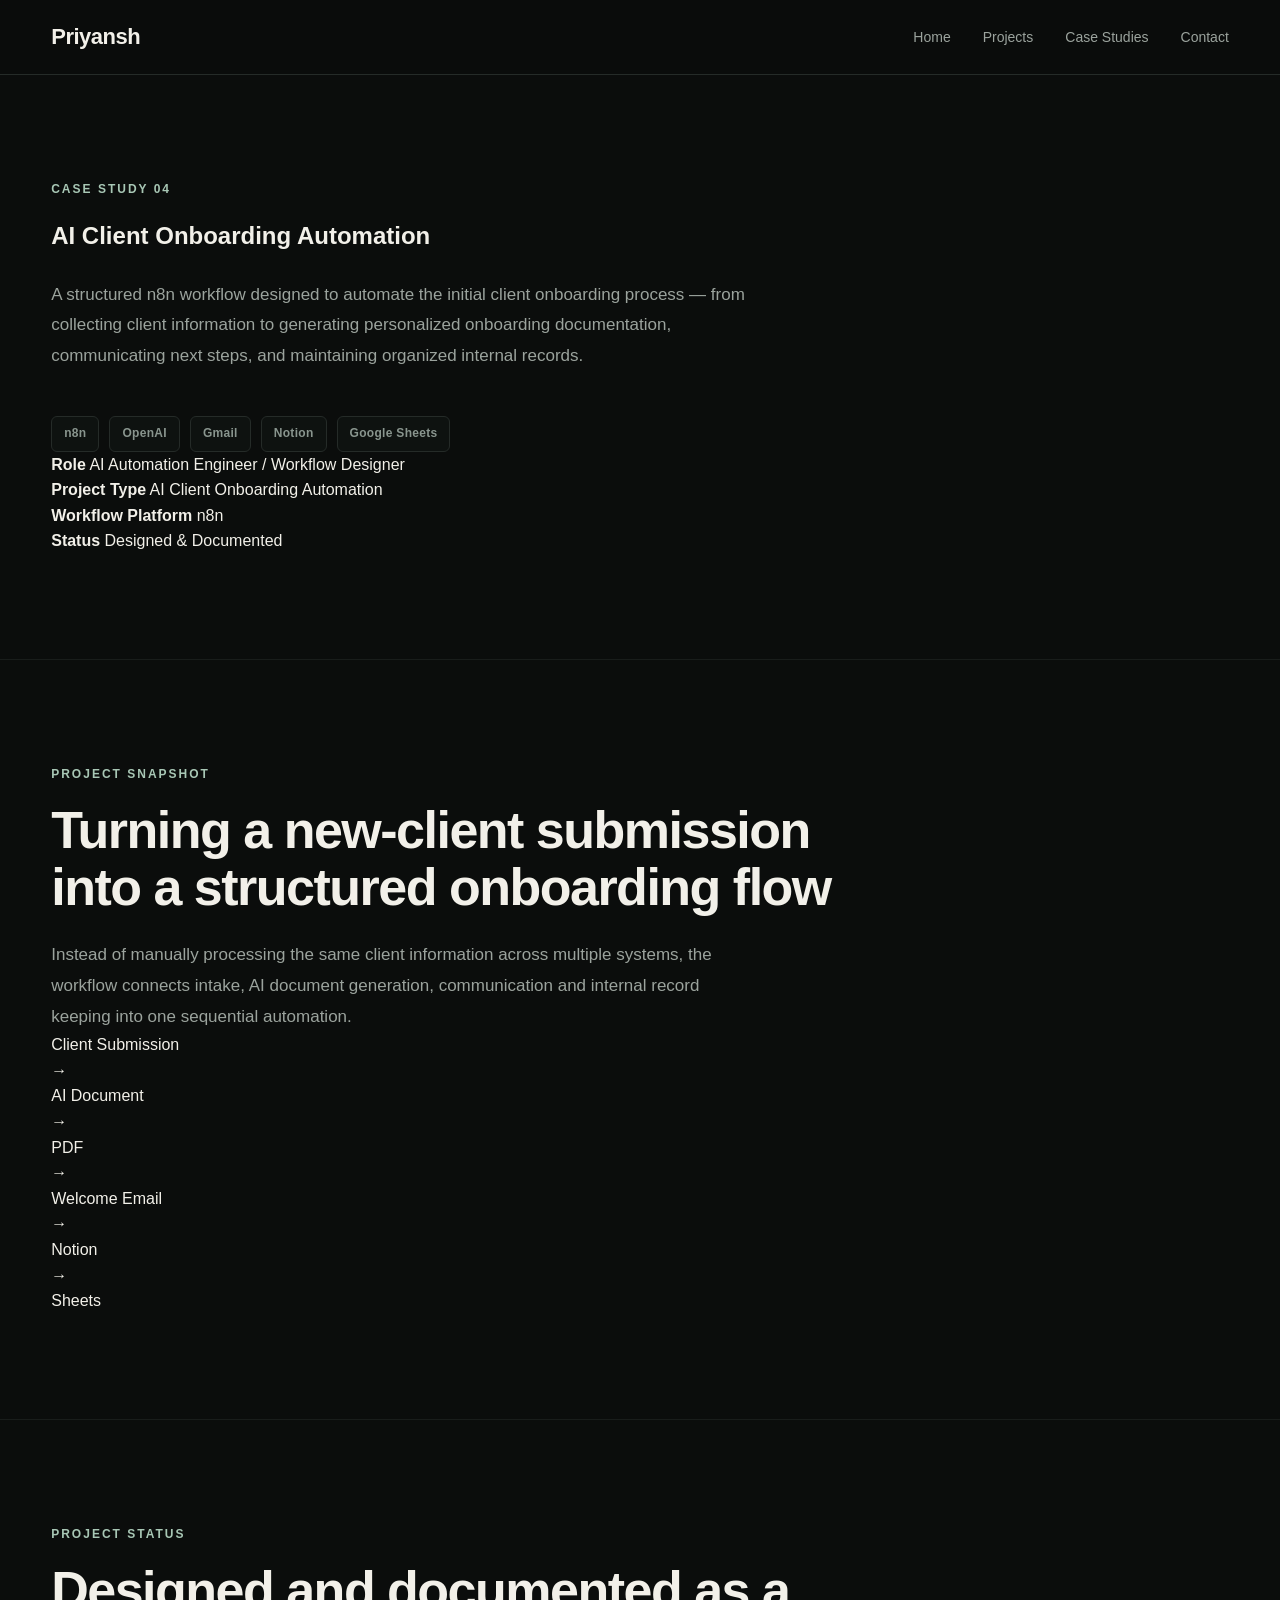
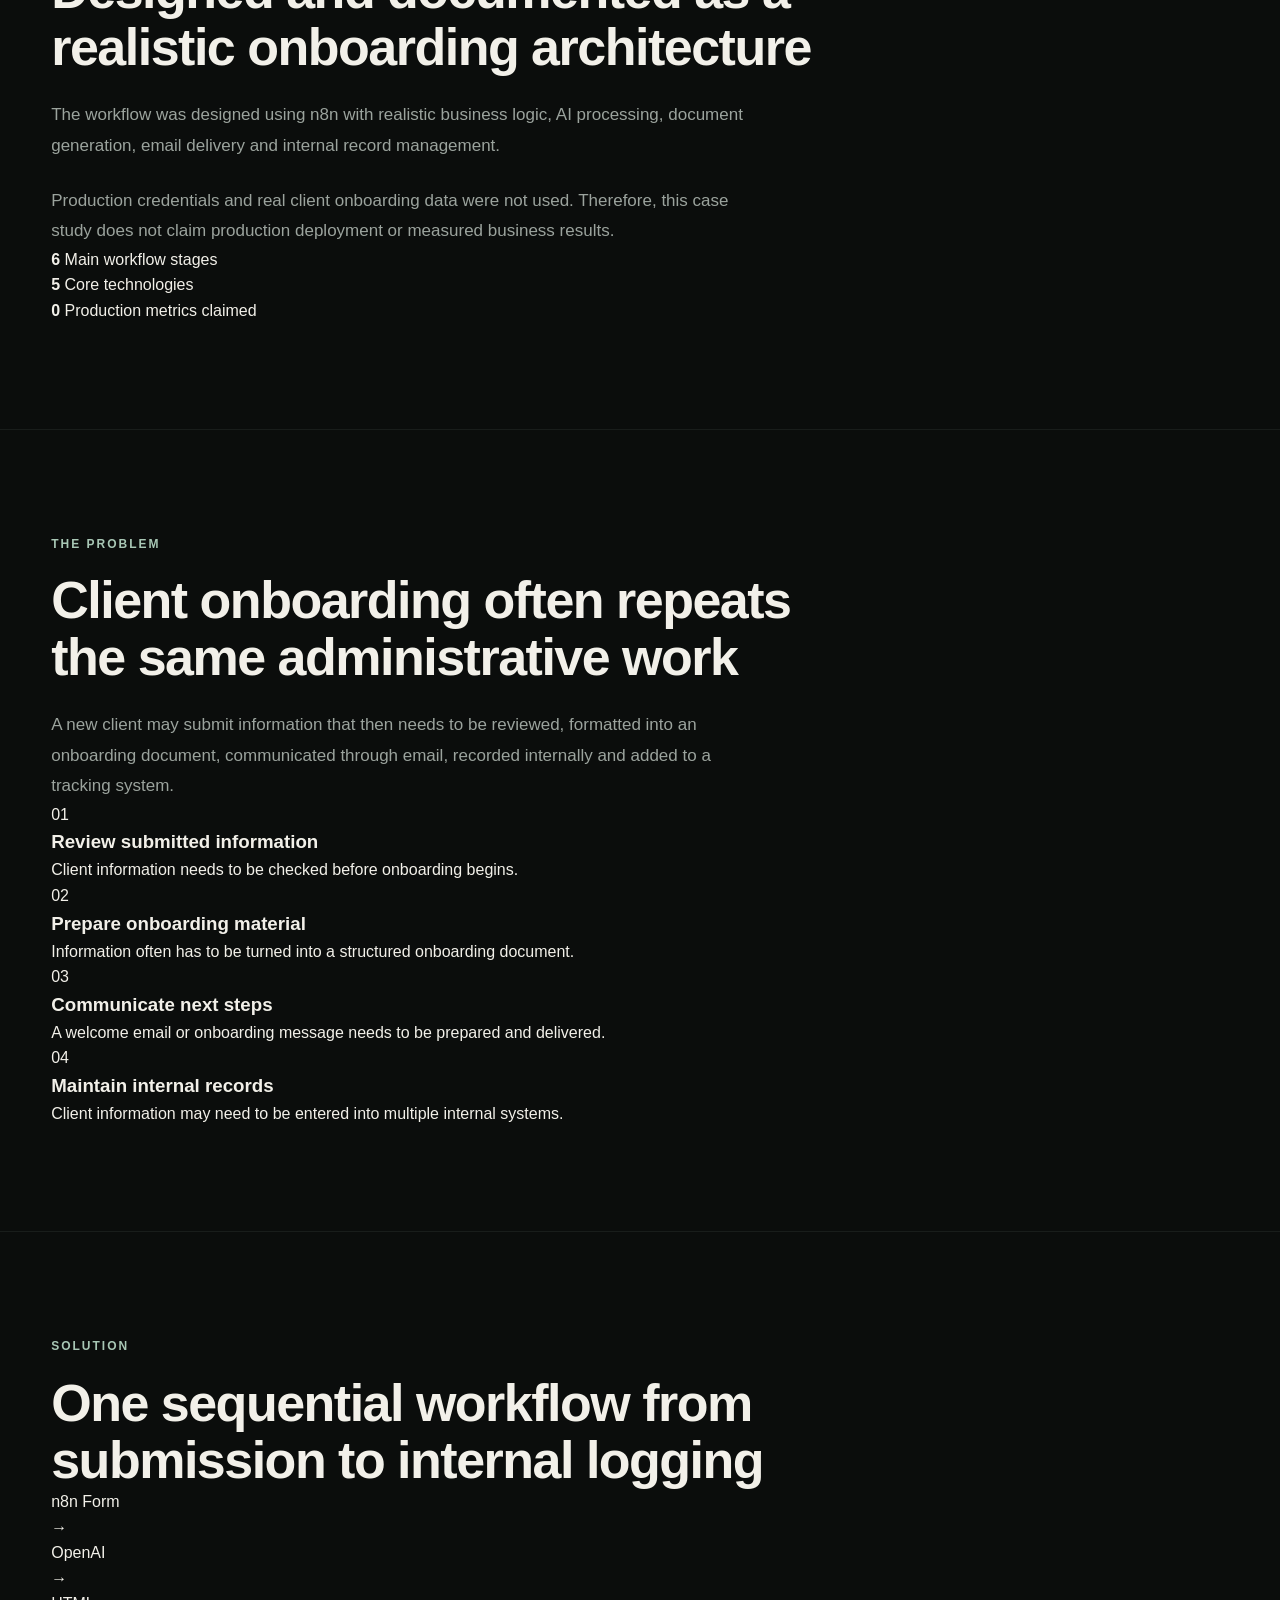
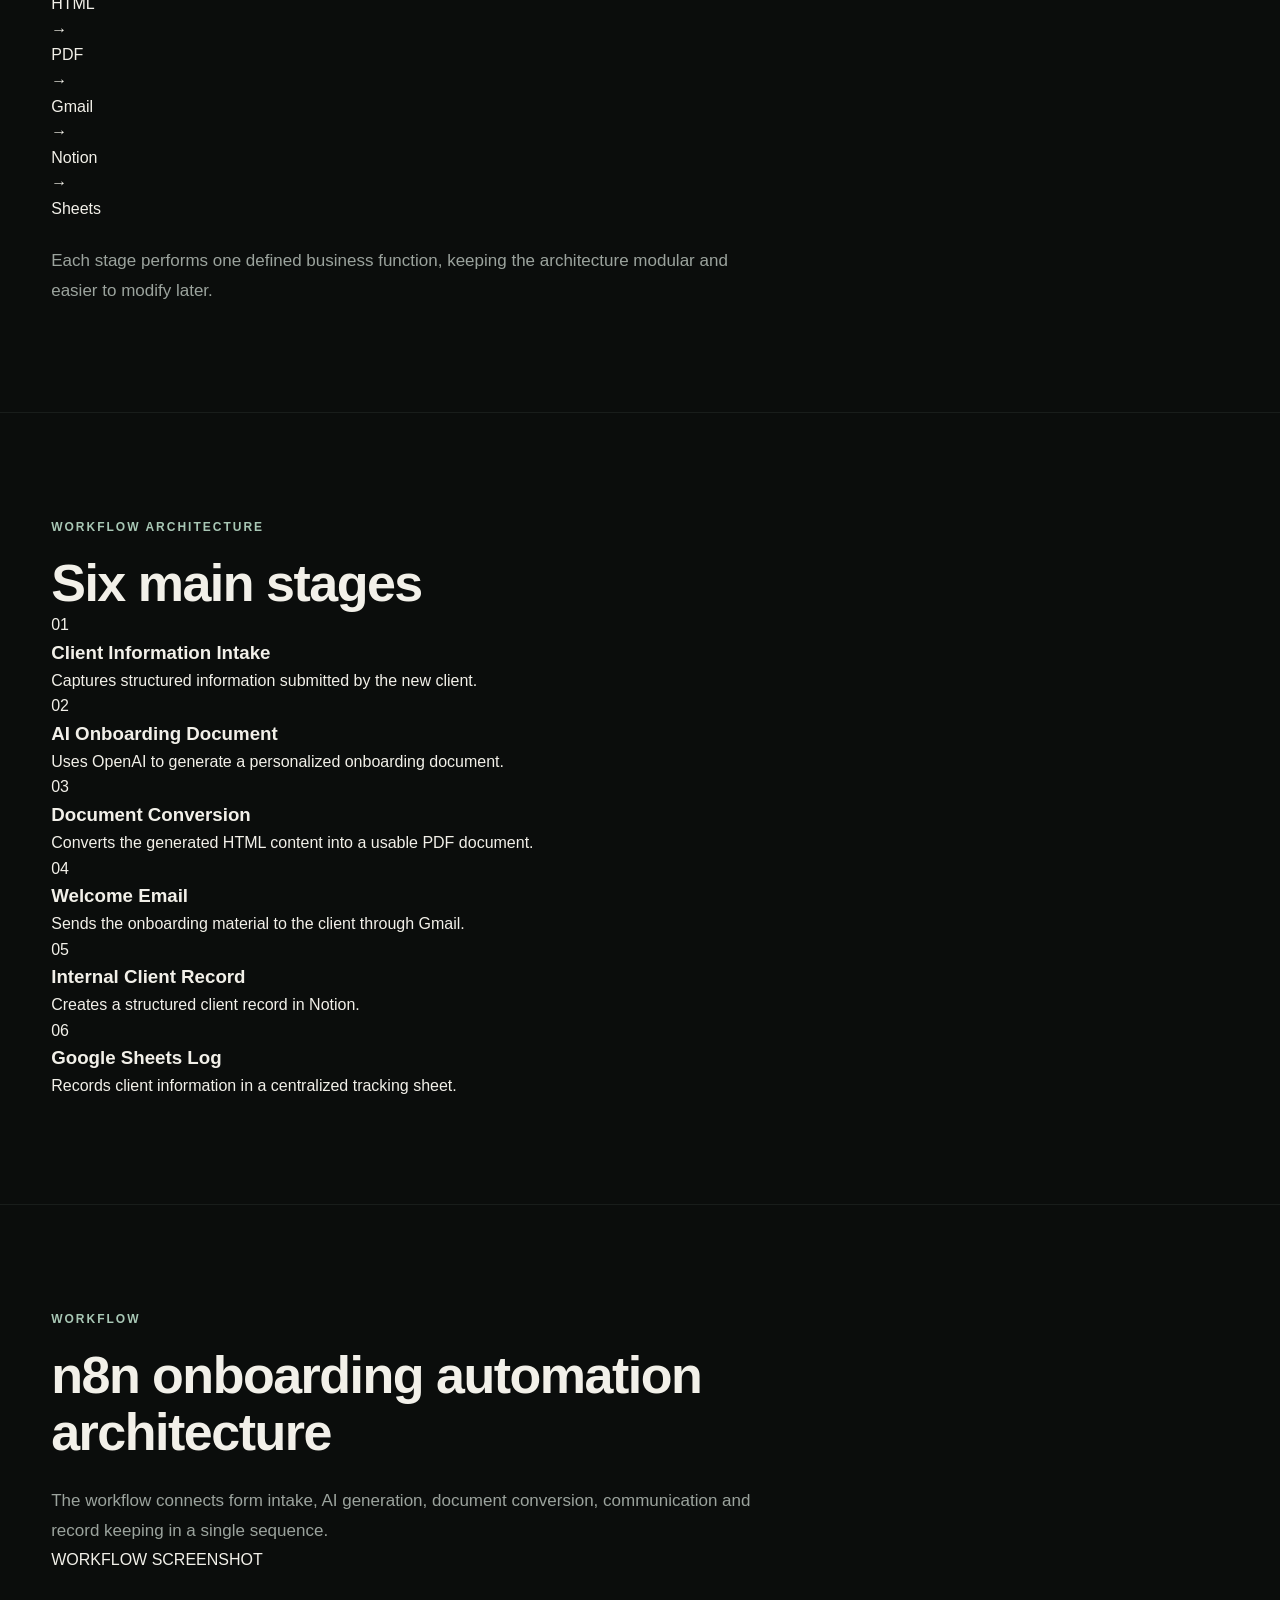
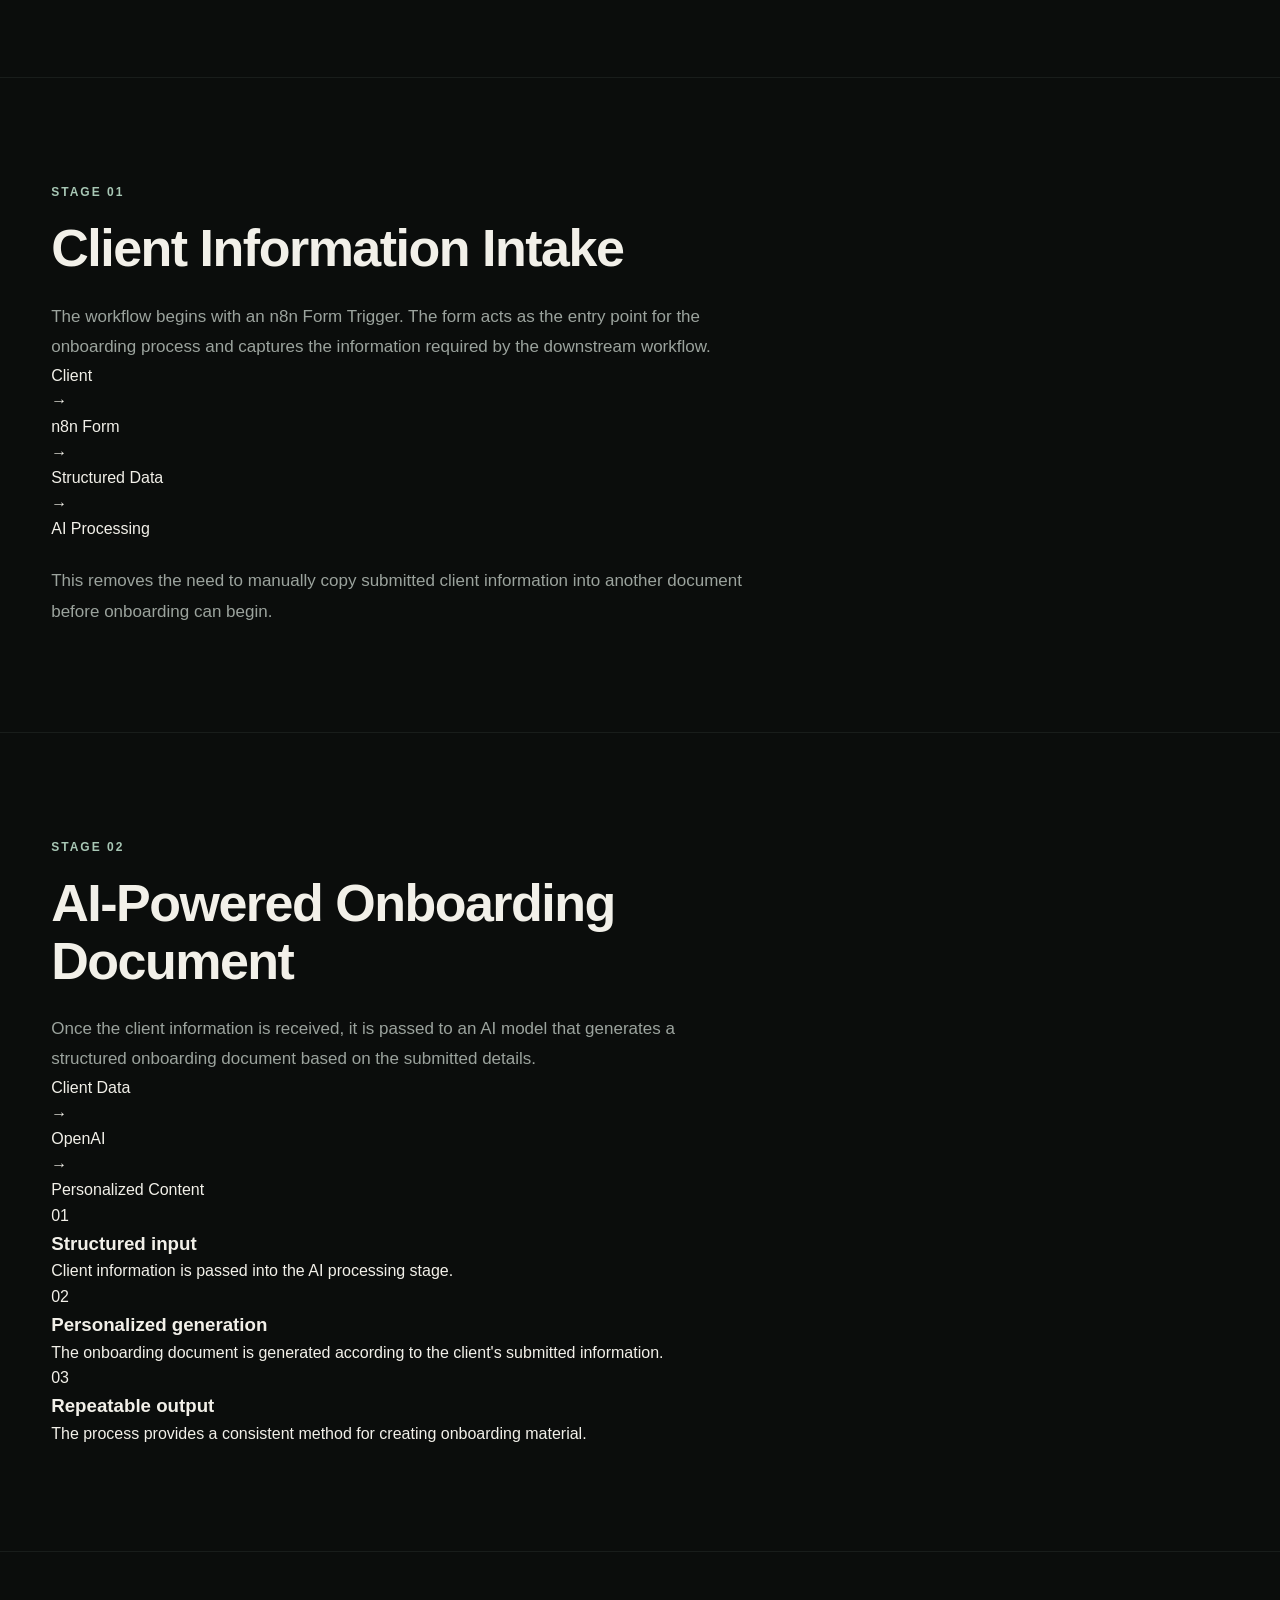
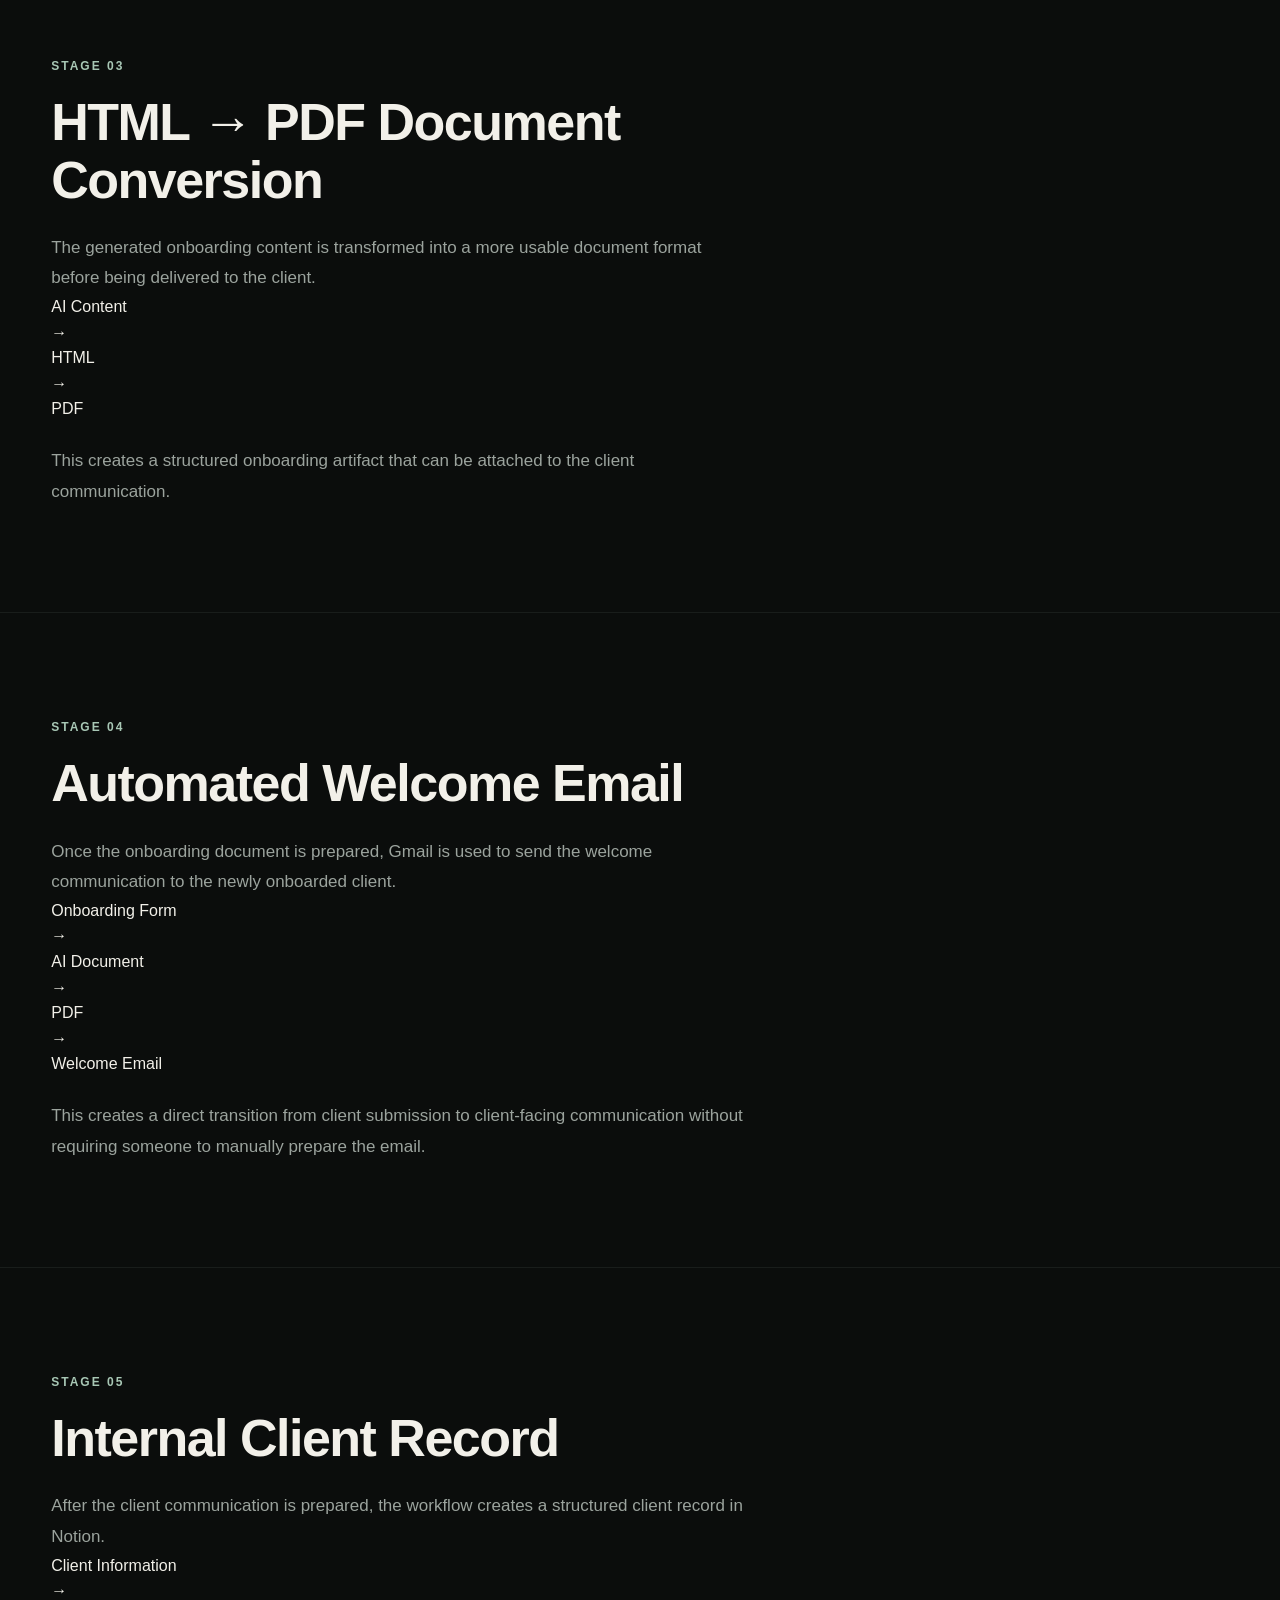
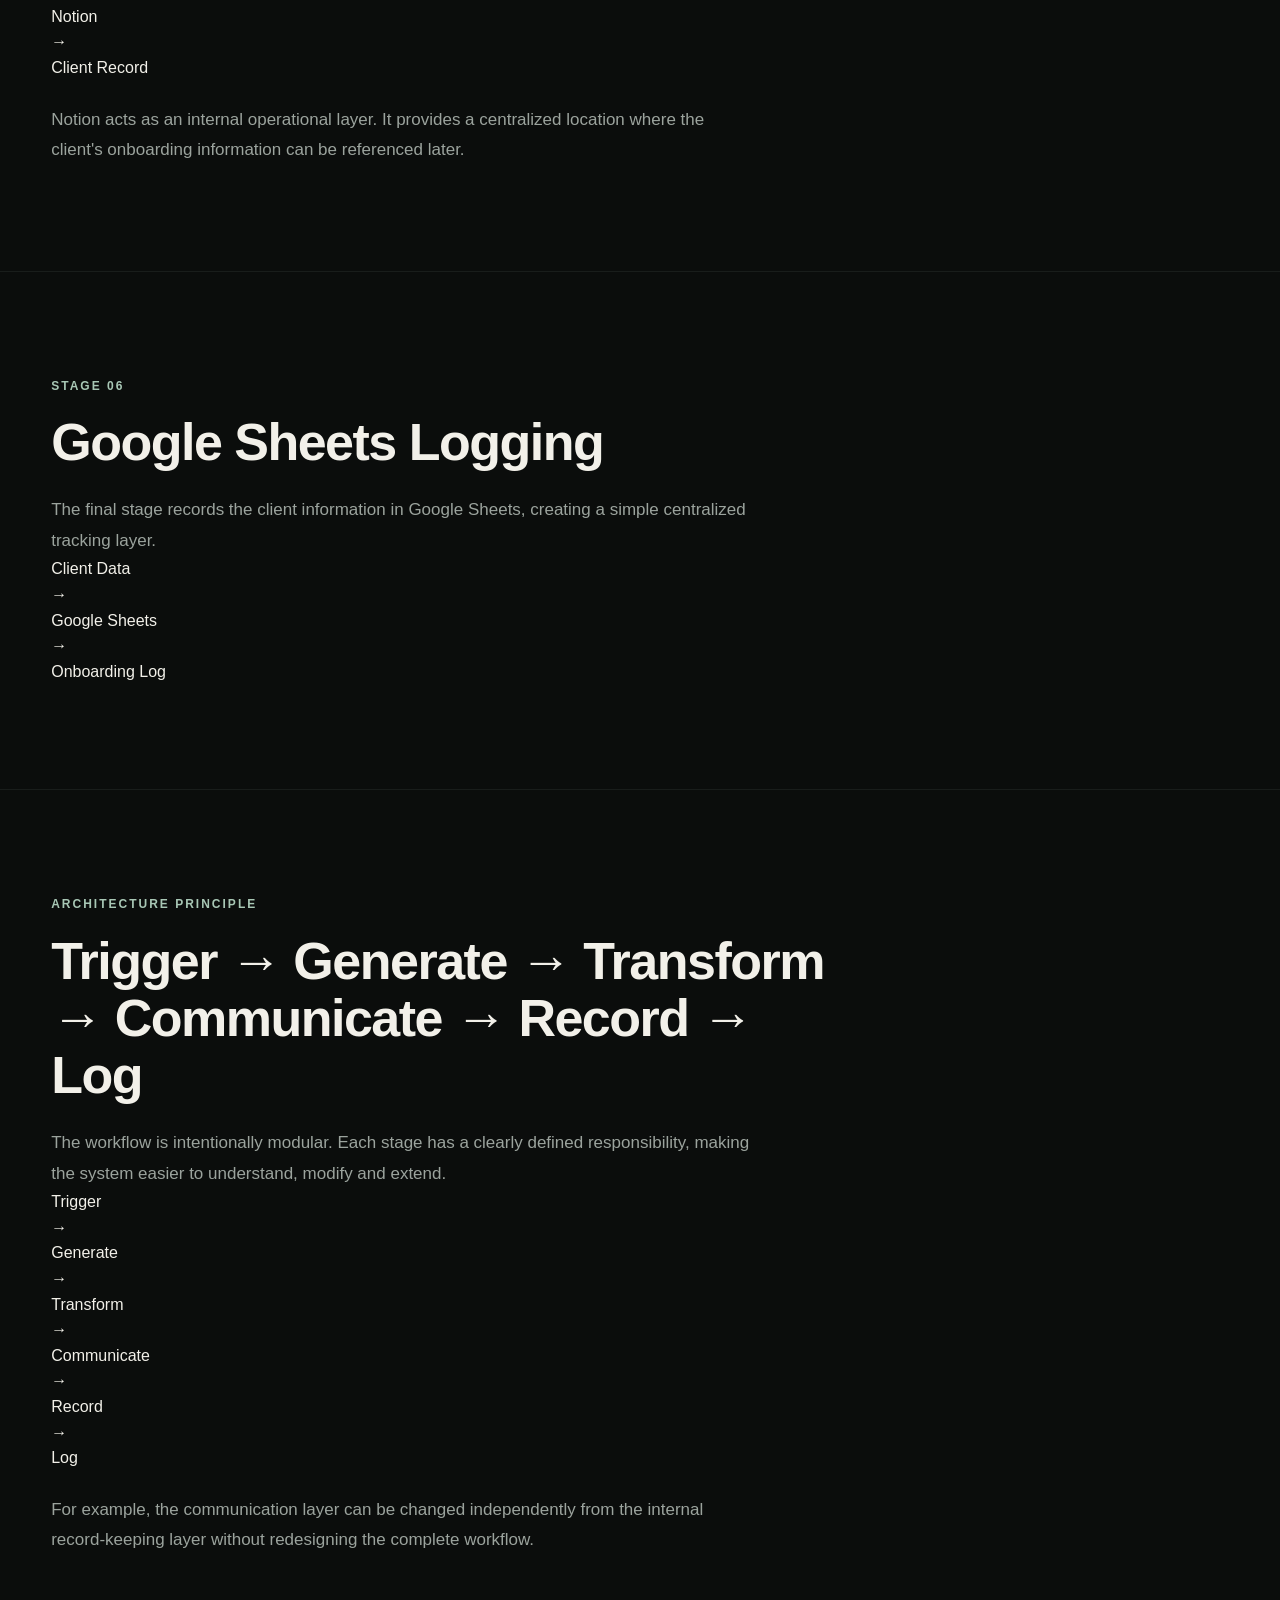
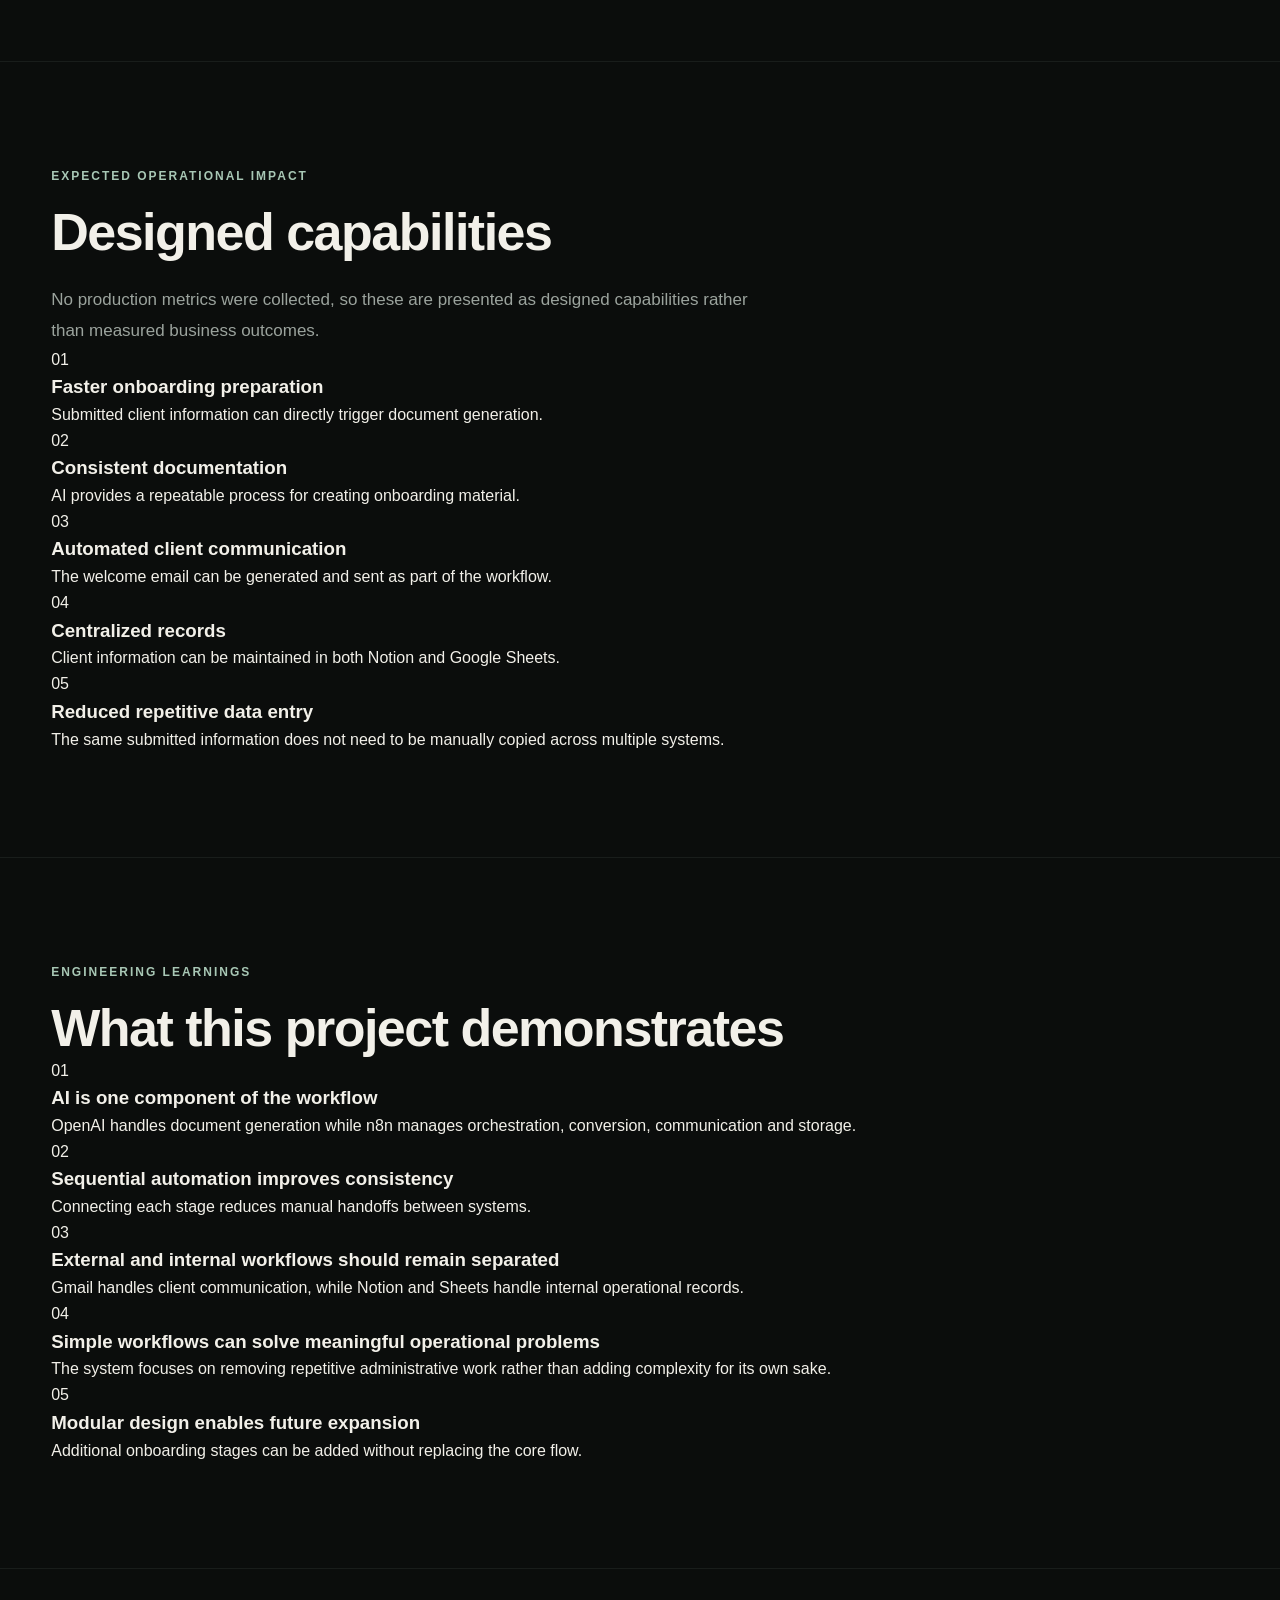
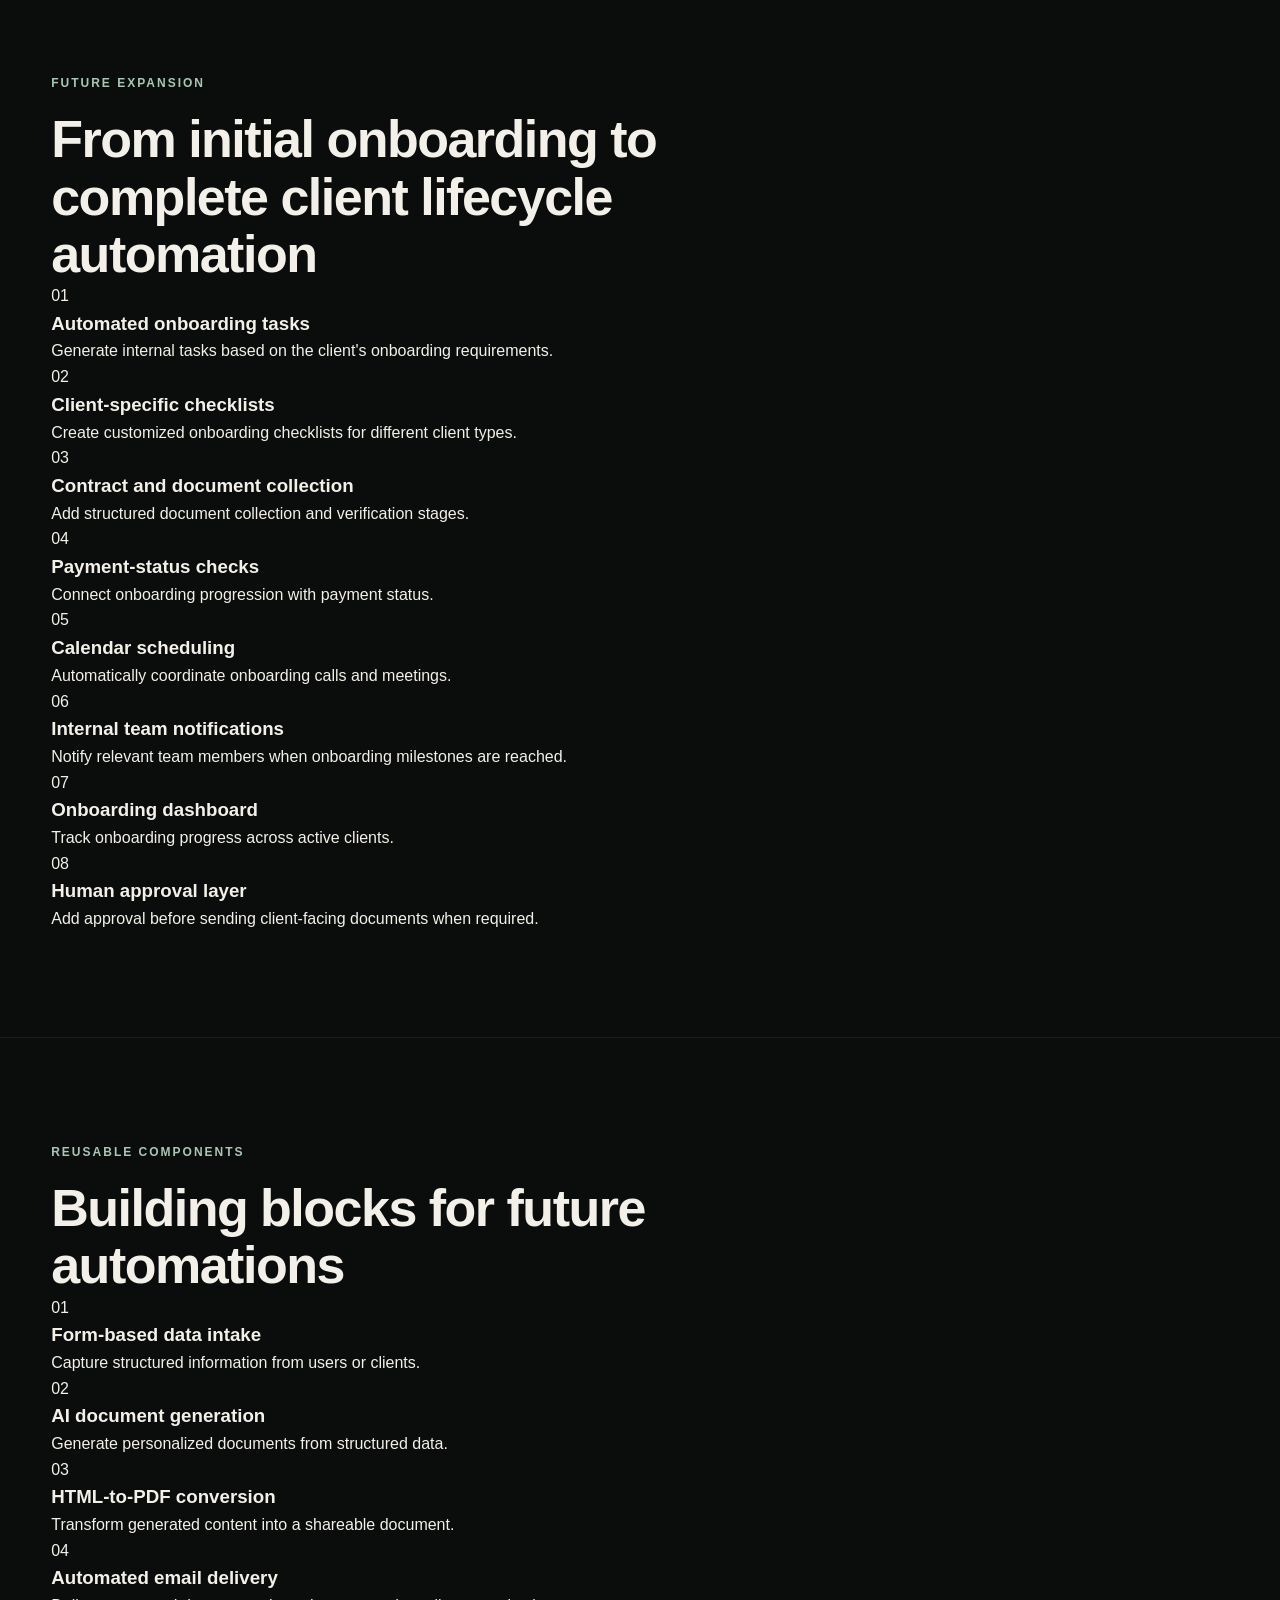
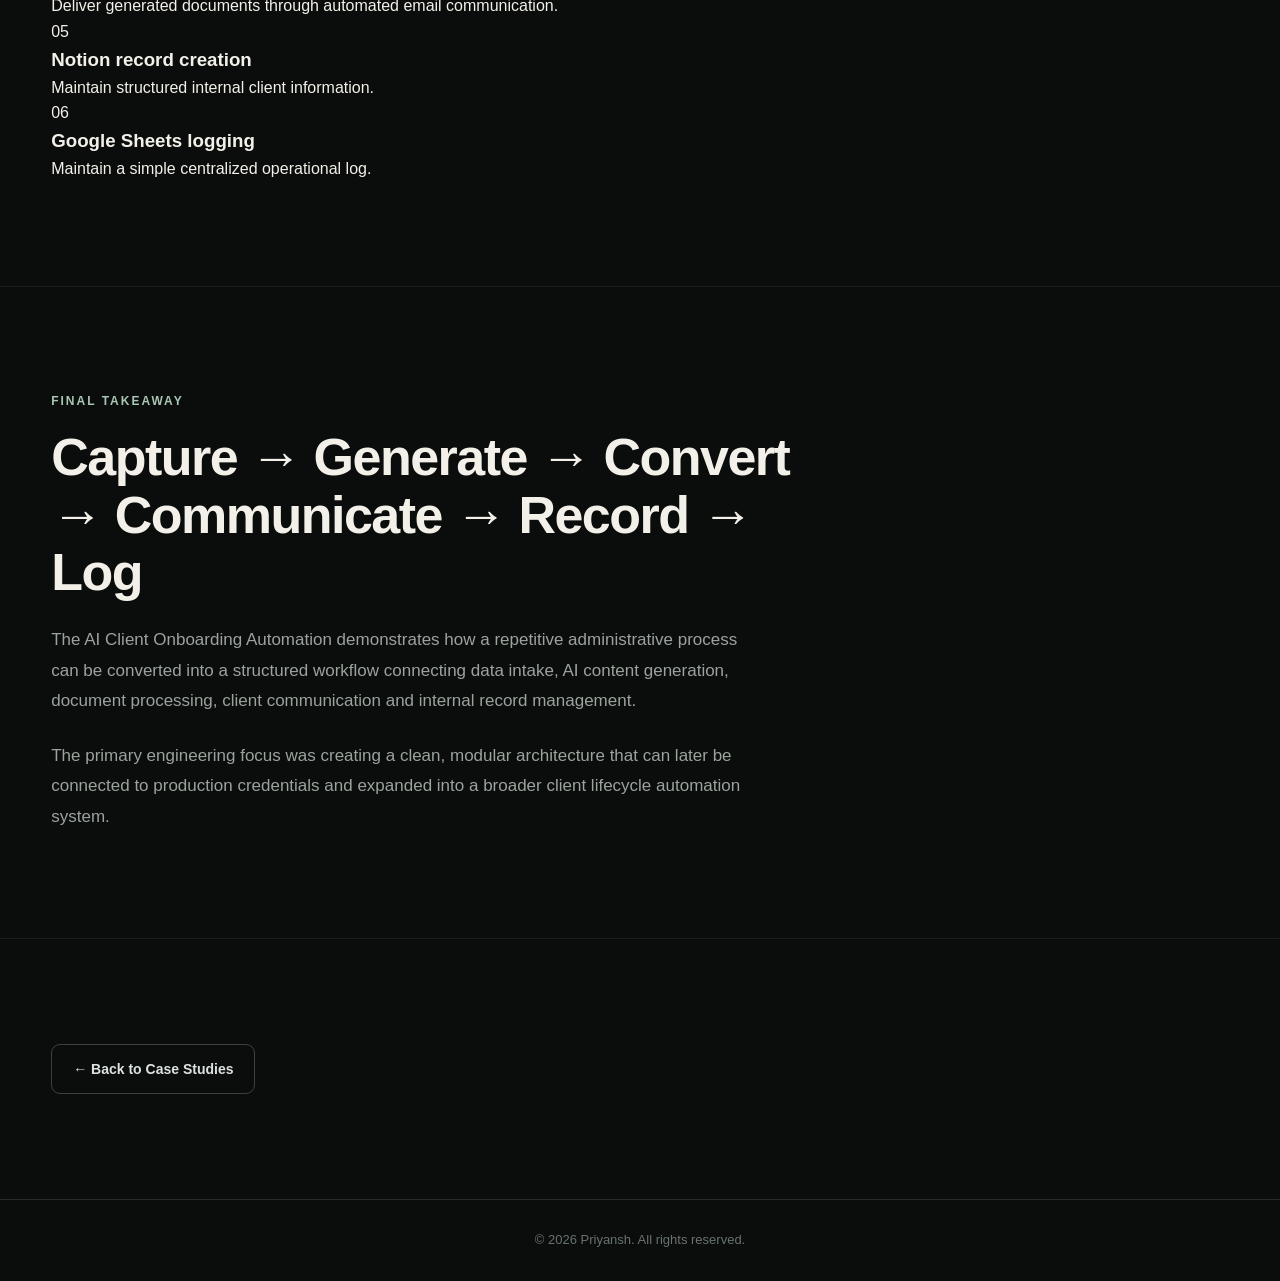
<file: case-studies/case-study-04.html>
<!DOCTYPE html>
<html lang="en">

<head>
    <meta charset="UTF-8">

    <meta
        name="viewport"
        content="width=device-width, initial-scale=1.0"
    >

    <title>
        Case Study 04 | AI Client Onboarding Automation
    </title>

    <link rel="stylesheet" href="../style.css">
</head>


<body>


    <!-- =========================
         NAVIGATION
    ========================== -->

    <nav class="navbar">

        <div class="nav-container">

            <a href="../index.html" class="logo">
                Priyansh
            </a>

            <div class="nav-links">

                <a href="../index.html">
                    Home
                </a>

                <a href="../index.html#projects">
                    Projects
                </a>

                <a href="../index.html#case-studies">
                    Case Studies
                </a>

                <a href="../index.html#contact">
                    Contact
                </a>

            </div>

        </div>

    </nav>



    <!-- =========================
         HERO
    ========================== -->

    <main>

        <section class="case-study-hero section">

            <div class="section-container">

                <p class="section-label">
                    CASE STUDY 04
                </p>

                <h1>
                    AI Client Onboarding Automation
                </h1>

                <p class="section-description">
                    A structured n8n workflow designed to automate
                    the initial client onboarding process — from
                    collecting client information to generating
                    personalized onboarding documentation,
                    communicating next steps, and maintaining
                    organized internal records.
                </p>


                <div class="hero-stack">

                    <span>n8n</span>
                    <span>OpenAI</span>
                    <span>Gmail</span>
                    <span>Notion</span>
                    <span>Google Sheets</span>

                </div>


                <div class="case-meta">

                    <div>
                        <strong>Role</strong>

                        <span>
                            AI Automation Engineer /
                            Workflow Designer
                        </span>
                    </div>


                    <div>
                        <strong>Project Type</strong>

                        <span>
                            AI Client Onboarding Automation
                        </span>
                    </div>


                    <div>
                        <strong>Workflow Platform</strong>

                        <span>
                            n8n
                        </span>
                    </div>


                    <div>
                        <strong>Status</strong>

                        <span>
                            Designed & Documented
                        </span>
                    </div>

                </div>

            </div>

        </section>



        <!-- =========================
             PROJECT SNAPSHOT
        ========================== -->

        <section class="section">

            <div class="section-container">

                <p class="section-label">
                    PROJECT SNAPSHOT
                </p>

                <h2>
                    Turning a new-client submission
                    into a structured onboarding flow
                </h2>

                <p class="section-description">
                    Instead of manually processing the same client
                    information across multiple systems, the workflow
                    connects intake, AI document generation,
                    communication and internal record keeping into
                    one sequential automation.
                </p>


                <div class="workflow-flow">

                    <div>
                        Client Submission
                    </div>

                    <span>→</span>

                    <div>
                        AI Document
                    </div>

                    <span>→</span>

                    <div>
                        PDF
                    </div>

                    <span>→</span>

                    <div>
                        Welcome Email
                    </div>

                    <span>→</span>

                    <div>
                        Notion
                    </div>

                    <span>→</span>

                    <div>
                        Sheets
                    </div>

                </div>

            </div>

        </section>



        <!-- =========================
             STATUS
        ========================== -->

        <section class="section">

            <div class="section-container">

                <p class="section-label">
                    PROJECT STATUS
                </p>

                <h2>
                    Designed and documented as a
                    realistic onboarding architecture
                </h2>

                <p class="section-description">
                    The workflow was designed using n8n with
                    realistic business logic, AI processing,
                    document generation, email delivery and
                    internal record management.
                </p>

                <p class="section-description">
                    Production credentials and real client
                    onboarding data were not used. Therefore,
                    this case study does not claim production
                    deployment or measured business results.
                </p>


                <div class="results-grid">

                    <div class="result-card">

                        <strong>
                            6
                        </strong>

                        <span>
                            Main workflow stages
                        </span>

                    </div>


                    <div class="result-card">

                        <strong>
                            5
                        </strong>

                        <span>
                            Core technologies
                        </span>

                    </div>


                    <div class="result-card">

                        <strong>
                            0
                        </strong>

                        <span>
                            Production metrics claimed
                        </span>

                    </div>

                </div>

            </div>

        </section>



        <!-- =========================
             BUSINESS PROBLEM
        ========================== -->

        <section class="section">

            <div class="section-container">

                <p class="section-label">
                    THE PROBLEM
                </p>

                <h2>
                    Client onboarding often repeats
                    the same administrative work
                </h2>

                <p class="section-description">
                    A new client may submit information that then
                    needs to be reviewed, formatted into an
                    onboarding document, communicated through email,
                    recorded internally and added to a tracking
                    system.
                </p>


                <div class="case-study-points">

                    <div class="case-point">

                        <span>01</span>

                        <div>

                            <h3>
                                Review submitted information
                            </h3>

                            <p>
                                Client information needs to be
                                checked before onboarding begins.
                            </p>

                        </div>

                    </div>


                    <div class="case-point">

                        <span>02</span>

                        <div>

                            <h3>
                                Prepare onboarding material
                            </h3>

                            <p>
                                Information often has to be turned
                                into a structured onboarding document.
                            </p>

                        </div>

                    </div>


                    <div class="case-point">

                        <span>03</span>

                        <div>

                            <h3>
                                Communicate next steps
                            </h3>

                            <p>
                                A welcome email or onboarding message
                                needs to be prepared and delivered.
                            </p>

                        </div>

                    </div>


                    <div class="case-point">

                        <span>04</span>

                        <div>

                            <h3>
                                Maintain internal records
                            </h3>

                            <p>
                                Client information may need to be
                                entered into multiple internal systems.
                            </p>

                        </div>

                    </div>

                </div>

            </div>

        </section>



        <!-- =========================
             SOLUTION
        ========================== -->

        <section class="section">

            <div class="section-container">

                <p class="section-label">
                    SOLUTION
                </p>

                <h2>
                    One sequential workflow from
                    submission to internal logging
                </h2>


                <div class="workflow-flow">

                    <div>
                        n8n Form
                    </div>

                    <span>→</span>

                    <div>
                        OpenAI
                    </div>

                    <span>→</span>

                    <div>
                        HTML
                    </div>

                    <span>→</span>

                    <div>
                        PDF
                    </div>

                    <span>→</span>

                    <div>
                        Gmail
                    </div>

                    <span>→</span>

                    <div>
                        Notion
                    </div>

                    <span>→</span>

                    <div>
                        Sheets
                    </div>

                </div>


                <p class="section-description">
                    Each stage performs one defined business
                    function, keeping the architecture modular
                    and easier to modify later.
                </p>

            </div>

        </section>



        <!-- =========================
             ARCHITECTURE
        ========================== -->

        <section class="section">

            <div class="section-container">

                <p class="section-label">
                    WORKFLOW ARCHITECTURE
                </p>

                <h2>
                    Six main stages
                </h2>


                <div class="case-study-points">

                    <div class="case-point">

                        <span>01</span>

                        <div>

                            <h3>
                                Client Information Intake
                            </h3>

                            <p>
                                Captures structured information
                                submitted by the new client.
                            </p>

                        </div>

                    </div>


                    <div class="case-point">

                        <span>02</span>

                        <div>

                            <h3>
                                AI Onboarding Document
                            </h3>

                            <p>
                                Uses OpenAI to generate a
                                personalized onboarding document.
                            </p>

                        </div>

                    </div>


                    <div class="case-point">

                        <span>03</span>

                        <div>

                            <h3>
                                Document Conversion
                            </h3>

                            <p>
                                Converts the generated HTML content
                                into a usable PDF document.
                            </p>

                        </div>

                    </div>


                    <div class="case-point">

                        <span>04</span>

                        <div>

                            <h3>
                                Welcome Email
                            </h3>

                            <p>
                                Sends the onboarding material to
                                the client through Gmail.
                            </p>

                        </div>

                    </div>


                    <div class="case-point">

                        <span>05</span>

                        <div>

                            <h3>
                                Internal Client Record
                            </h3>

                            <p>
                                Creates a structured client record
                                in Notion.
                            </p>

                        </div>

                    </div>


                    <div class="case-point">

                        <span>06</span>

                        <div>

                            <h3>
                                Google Sheets Log
                            </h3>

                            <p>
                                Records client information in a
                                centralized tracking sheet.
                            </p>

                        </div>

                    </div>

                </div>

            </div>

        </section>



        <!-- =========================
             WORKFLOW SCREENSHOT
        ========================== -->

        <section class="section">

            <div class="section-container">

                <p class="section-label">
                    WORKFLOW
                </p>

                <h2>
                    n8n onboarding automation architecture
                </h2>

                <p class="section-description">
                    The workflow connects form intake, AI generation,
                    document conversion, communication and record
                    keeping in a single sequence.
                </p>


                <div class="case-study-image">

                    <div class="image-placeholder">
                        WORKFLOW SCREENSHOT
                    </div>

                </div>

            </div>

        </section>



        <!-- =========================
             CLIENT INTAKE
        ========================== -->

        <section class="section">

            <div class="section-container">

                <p class="section-label">
                    STAGE 01
                </p>

                <h2>
                    Client Information Intake
                </h2>

                <p class="section-description">
                    The workflow begins with an n8n Form Trigger.
                    The form acts as the entry point for the
                    onboarding process and captures the information
                    required by the downstream workflow.
                </p>


                <div class="workflow-flow">

                    <div>
                        Client
                    </div>

                    <span>→</span>

                    <div>
                        n8n Form
                    </div>

                    <span>→</span>

                    <div>
                        Structured Data
                    </div>

                    <span>→</span>

                    <div>
                        AI Processing
                    </div>

                </div>


                <p class="section-description">
                    This removes the need to manually copy submitted
                    client information into another document before
                    onboarding can begin.
                </p>

            </div>

        </section>



        <!-- =========================
             AI DOCUMENT
        ========================== -->

        <section class="section">

            <div class="section-container">

                <p class="section-label">
                    STAGE 02
                </p>

                <h2>
                    AI-Powered Onboarding Document
                </h2>

                <p class="section-description">
                    Once the client information is received,
                    it is passed to an AI model that generates
                    a structured onboarding document based on
                    the submitted details.
                </p>


                <div class="workflow-flow">

                    <div>
                        Client Data
                    </div>

                    <span>→</span>

                    <div>
                        OpenAI
                    </div>

                    <span>→</span>

                    <div>
                        Personalized Content
                    </div>

                </div>


                <div class="case-study-points">

                    <div class="case-point">

                        <span>01</span>

                        <div>

                            <h3>
                                Structured input
                            </h3>

                            <p>
                                Client information is passed into
                                the AI processing stage.
                            </p>

                        </div>

                    </div>


                    <div class="case-point">

                        <span>02</span>

                        <div>

                            <h3>
                                Personalized generation
                            </h3>

                            <p>
                                The onboarding document is generated
                                according to the client's submitted
                                information.
                            </p>

                        </div>

                    </div>


                    <div class="case-point">

                        <span>03</span>

                        <div>

                            <h3>
                                Repeatable output
                            </h3>

                            <p>
                                The process provides a consistent
                                method for creating onboarding material.
                            </p>

                        </div>

                    </div>

                </div>

            </div>

        </section>



        <!-- =========================
             PDF CONVERSION
        ========================== -->

        <section class="section">

            <div class="section-container">

                <p class="section-label">
                    STAGE 03
                </p>

                <h2>
                    HTML → PDF Document Conversion
                </h2>

                <p class="section-description">
                    The generated onboarding content is transformed
                    into a more usable document format before being
                    delivered to the client.
                </p>


                <div class="workflow-flow">

                    <div>
                        AI Content
                    </div>

                    <span>→</span>

                    <div>
                        HTML
                    </div>

                    <span>→</span>

                    <div>
                        PDF
                    </div>

                </div>


                <p class="section-description">
                    This creates a structured onboarding artifact
                    that can be attached to the client communication.
                </p>

            </div>

        </section>



        <!-- =========================
             EMAIL
        ========================== -->

        <section class="section">

            <div class="section-container">

                <p class="section-label">
                    STAGE 04
                </p>

                <h2>
                    Automated Welcome Email
                </h2>

                <p class="section-description">
                    Once the onboarding document is prepared,
                    Gmail is used to send the welcome communication
                    to the newly onboarded client.
                </p>


                <div class="workflow-flow">

                    <div>
                        Onboarding Form
                    </div>

                    <span>→</span>

                    <div>
                        AI Document
                    </div>

                    <span>→</span>

                    <div>
                        PDF
                    </div>

                    <span>→</span>

                    <div>
                        Welcome Email
                    </div>

                </div>


                <p class="section-description">
                    This creates a direct transition from client
                    submission to client-facing communication without
                    requiring someone to manually prepare the email.
                </p>

            </div>

        </section>



        <!-- =========================
             NOTION
        ========================== -->

        <section class="section">

            <div class="section-container">

                <p class="section-label">
                    STAGE 05
                </p>

                <h2>
                    Internal Client Record
                </h2>

                <p class="section-description">
                    After the client communication is prepared,
                    the workflow creates a structured client record
                    in Notion.
                </p>


                <div class="workflow-flow">

                    <div>
                        Client Information
                    </div>

                    <span>→</span>

                    <div>
                        Notion
                    </div>

                    <span>→</span>

                    <div>
                        Client Record
                    </div>

                </div>


                <p class="section-description">
                    Notion acts as an internal operational layer.
                    It provides a centralized location where the
                    client's onboarding information can be referenced
                    later.
                </p>

            </div>

        </section>



        <!-- =========================
             GOOGLE SHEETS
        ========================== -->

        <section class="section">

            <div class="section-container">

                <p class="section-label">
                    STAGE 06
                </p>

                <h2>
                    Google Sheets Logging
                </h2>

                <p class="section-description">
                    The final stage records the client information
                    in Google Sheets, creating a simple centralized
                    tracking layer.
                </p>


                <div class="workflow-flow">

                    <div>
                        Client Data
                    </div>

                    <span>→</span>

                    <div>
                        Google Sheets
                    </div>

                    <span>→</span>

                    <div>
                        Onboarding Log
                    </div>

                </div>

            </div>

        </section>



        <!-- =========================
             MODULAR DESIGN
        ========================== -->

        <section class="section">

            <div class="section-container">

                <p class="section-label">
                    ARCHITECTURE PRINCIPLE
                </p>

                <h2>
                    Trigger → Generate → Transform →
                    Communicate → Record → Log
                </h2>

                <p class="section-description">
                    The workflow is intentionally modular.
                    Each stage has a clearly defined responsibility,
                    making the system easier to understand,
                    modify and extend.
                </p>


                <div class="workflow-flow">

                    <div>
                        Trigger
                    </div>

                    <span>→</span>

                    <div>
                        Generate
                    </div>

                    <span>→</span>

                    <div>
                        Transform
                    </div>

                    <span>→</span>

                    <div>
                        Communicate
                    </div>

                    <span>→</span>

                    <div>
                        Record
                    </div>

                    <span>→</span>

                    <div>
                        Log
                    </div>

                </div>


                <p class="section-description">
                    For example, the communication layer can be
                    changed independently from the internal
                    record-keeping layer without redesigning the
                    complete workflow.
                </p>

            </div>

        </section>



        <!-- =========================
             EXPECTED IMPACT
        ========================== -->

        <section class="section">

            <div class="section-container">

                <p class="section-label">
                    EXPECTED OPERATIONAL IMPACT
                </p>

                <h2>
                    Designed capabilities
                </h2>

                <p class="section-description">
                    No production metrics were collected, so these
                    are presented as designed capabilities rather
                    than measured business outcomes.
                </p>


                <div class="case-study-points">

                    <div class="case-point">

                        <span>01</span>

                        <div>

                            <h3>
                                Faster onboarding preparation
                            </h3>

                            <p>
                                Submitted client information can
                                directly trigger document generation.
                            </p>

                        </div>

                    </div>


                    <div class="case-point">

                        <span>02</span>

                        <div>

                            <h3>
                                Consistent documentation
                            </h3>

                            <p>
                                AI provides a repeatable process for
                                creating onboarding material.
                            </p>

                        </div>

                    </div>


                    <div class="case-point">

                        <span>03</span>

                        <div>

                            <h3>
                                Automated client communication
                            </h3>

                            <p>
                                The welcome email can be generated
                                and sent as part of the workflow.
                            </p>

                        </div>

                    </div>


                    <div class="case-point">

                        <span>04</span>

                        <div>

                            <h3>
                                Centralized records
                            </h3>

                            <p>
                                Client information can be maintained
                                in both Notion and Google Sheets.
                            </p>

                        </div>

                    </div>


                    <div class="case-point">

                        <span>05</span>

                        <div>

                            <h3>
                                Reduced repetitive data entry
                            </h3>

                            <p>
                                The same submitted information does
                                not need to be manually copied across
                                multiple systems.
                            </p>

                        </div>

                    </div>

                </div>

            </div>

        </section>



        <!-- =========================
             ENGINEERING LEARNINGS
        ========================== -->

        <section class="section">

            <div class="section-container">

                <p class="section-label">
                    ENGINEERING LEARNINGS
                </p>

                <h2>
                    What this project demonstrates
                </h2>


                <div class="case-study-points">

                    <div class="case-point">

                        <span>01</span>

                        <div>

                            <h3>
                                AI is one component of the workflow
                            </h3>

                            <p>
                                OpenAI handles document generation
                                while n8n manages orchestration,
                                conversion, communication and storage.
                            </p>

                        </div>

                    </div>


                    <div class="case-point">

                        <span>02</span>

                        <div>

                            <h3>
                                Sequential automation improves consistency
                            </h3>

                            <p>
                                Connecting each stage reduces manual
                                handoffs between systems.
                            </p>

                        </div>

                    </div>


                    <div class="case-point">

                        <span>03</span>

                        <div>

                            <h3>
                                External and internal workflows
                                should remain separated
                            </h3>

                            <p>
                                Gmail handles client communication,
                                while Notion and Sheets handle
                                internal operational records.
                            </p>

                        </div>

                    </div>


                    <div class="case-point">

                        <span>04</span>

                        <div>

                            <h3>
                                Simple workflows can solve
                                meaningful operational problems
                            </h3>

                            <p>
                                The system focuses on removing
                                repetitive administrative work rather
                                than adding complexity for its own sake.
                            </p>

                        </div>

                    </div>


                    <div class="case-point">

                        <span>05</span>

                        <div>

                            <h3>
                                Modular design enables future expansion
                            </h3>

                            <p>
                                Additional onboarding stages can be
                                added without replacing the core flow.
                            </p>

                        </div>

                    </div>

                </div>

            </div>

        </section>



        <!-- =========================
             FUTURE EXPANSION
        ========================== -->

        <section class="section">

            <div class="section-container">

                <p class="section-label">
                    FUTURE EXPANSION
                </p>

                <h2>
                    From initial onboarding to
                    complete client lifecycle automation
                </h2>


                <div class="case-study-points">

                    <div class="case-point">

                        <span>01</span>

                        <div>

                            <h3>
                                Automated onboarding tasks
                            </h3>

                            <p>
                                Generate internal tasks based on
                                the client's onboarding requirements.
                            </p>

                        </div>

                    </div>


                    <div class="case-point">

                        <span>02</span>

                        <div>

                            <h3>
                                Client-specific checklists
                            </h3>

                            <p>
                                Create customized onboarding
                                checklists for different client types.
                            </p>

                        </div>

                    </div>


                    <div class="case-point">

                        <span>03</span>

                        <div>

                            <h3>
                                Contract and document collection
                            </h3>

                            <p>
                                Add structured document collection
                                and verification stages.
                            </p>

                        </div>

                    </div>


                    <div class="case-point">

                        <span>04</span>

                        <div>

                            <h3>
                                Payment-status checks
                            </h3>

                            <p>
                                Connect onboarding progression
                                with payment status.
                            </p>

                        </div>

                    </div>


                    <div class="case-point">

                        <span>05</span>

                        <div>

                            <h3>
                                Calendar scheduling
                            </h3>

                            <p>
                                Automatically coordinate onboarding
                                calls and meetings.
                            </p>

                        </div>

                    </div>


                    <div class="case-point">

                        <span>06</span>

                        <div>

                            <h3>
                                Internal team notifications
                            </h3>

                            <p>
                                Notify relevant team members when
                                onboarding milestones are reached.
                            </p>

                        </div>

                    </div>


                    <div class="case-point">

                        <span>07</span>

                        <div>

                            <h3>
                                Onboarding dashboard
                            </h3>

                            <p>
                                Track onboarding progress across
                                active clients.
                            </p>

                        </div>

                    </div>


                    <div class="case-point">

                        <span>08</span>

                        <div>

                            <h3>
                                Human approval layer
                            </h3>

                            <p>
                                Add approval before sending
                                client-facing documents when required.
                            </p>

                        </div>

                    </div>

                </div>

            </div>

        </section>



        <!-- =========================
             REUSABLE COMPONENTS
        ========================== -->

        <section class="section">

            <div class="section-container">

                <p class="section-label">
                    REUSABLE COMPONENTS
                </p>

                <h2>
                    Building blocks for future automations
                </h2>


                <div class="case-study-points">

                    <div class="case-point">

                        <span>01</span>

                        <div>

                            <h3>
                                Form-based data intake
                            </h3>

                            <p>
                                Capture structured information from
                                users or clients.
                            </p>

                        </div>

                    </div>


                    <div class="case-point">

                        <span>02</span>

                        <div>

                            <h3>
                                AI document generation
                            </h3>

                            <p>
                                Generate personalized documents
                                from structured data.
                            </p>

                        </div>

                    </div>


                    <div class="case-point">

                        <span>03</span>

                        <div>

                            <h3>
                                HTML-to-PDF conversion
                            </h3>

                            <p>
                                Transform generated content into
                                a shareable document.
                            </p>

                        </div>

                    </div>


                    <div class="case-point">

                        <span>04</span>

                        <div>

                            <h3>
                                Automated email delivery
                            </h3>

                            <p>
                                Deliver generated documents through
                                automated email communication.
                            </p>

                        </div>

                    </div>


                    <div class="case-point">

                        <span>05</span>

                        <div>

                            <h3>
                                Notion record creation
                            </h3>

                            <p>
                                Maintain structured internal client
                                information.
                            </p>

                        </div>

                    </div>


                    <div class="case-point">

                        <span>06</span>

                        <div>

                            <h3>
                                Google Sheets logging
                            </h3>

                            <p>
                                Maintain a simple centralized
                                operational log.
                            </p>

                        </div>

                    </div>

                </div>

            </div>

        </section>



        <!-- =========================
             FINAL TAKEAWAY
        ========================== -->

        <section class="section">

            <div class="section-container">

                <p class="section-label">
                    FINAL TAKEAWAY
                </p>

                <h2>
                    Capture → Generate → Convert →
                    Communicate → Record → Log
                </h2>

                <p class="section-description">
                    The AI Client Onboarding Automation demonstrates
                    how a repetitive administrative process can be
                    converted into a structured workflow connecting
                    data intake, AI content generation, document
                    processing, client communication and internal
                    record management.
                </p>

                <p class="section-description">
                    The primary engineering focus was creating a
                    clean, modular architecture that can later be
                    connected to production credentials and expanded
                    into a broader client lifecycle automation system.
                </p>

            </div>

        </section>



        <!-- =========================
             BACK
        ========================== -->

        <section class="section">

            <div class="section-container">

                <a
                    href="../index.html#case-studies"
                    class="button secondary-button"
                >
                    ← Back to Case Studies
                </a>

            </div>

        </section>


    </main>



    <!-- =========================
         FOOTER
    ========================== -->

    <footer>

        © 2026 Priyansh. All rights reserved.

    </footer>


</body>

</html>
</file>
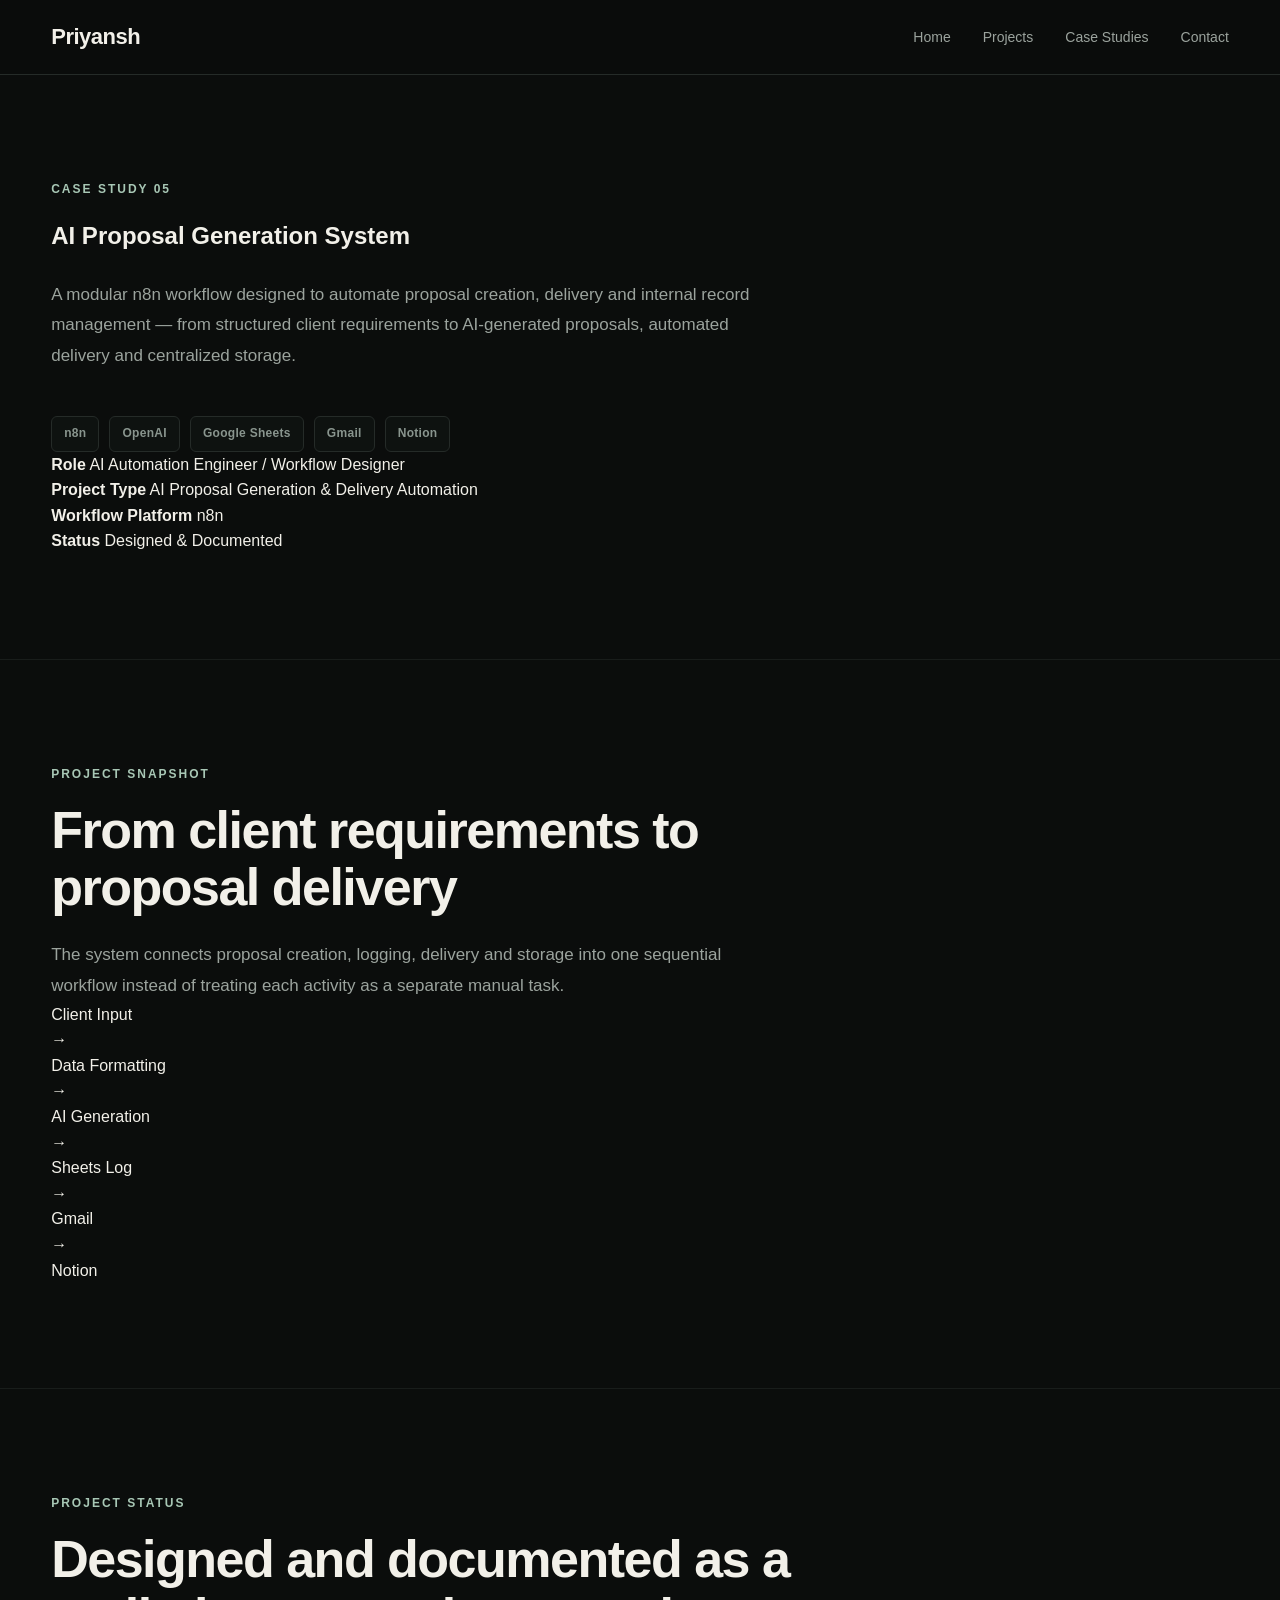
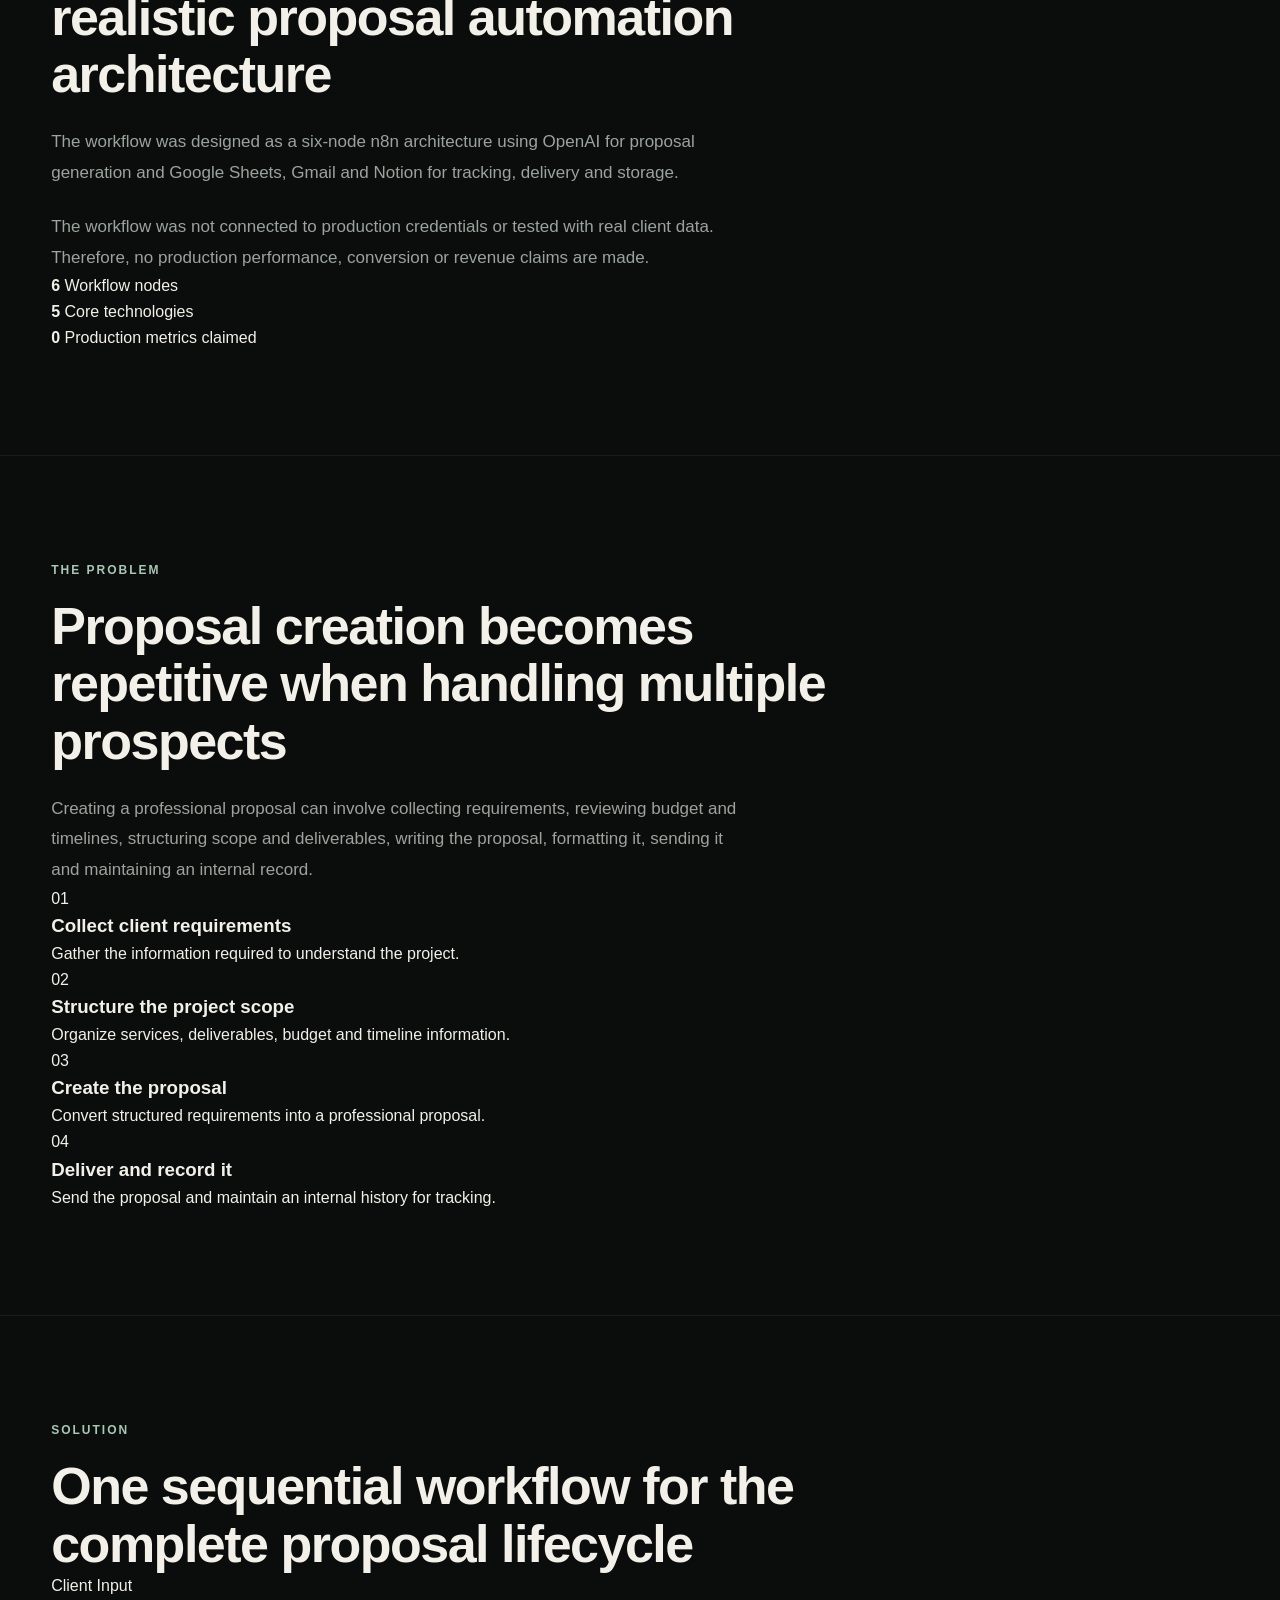
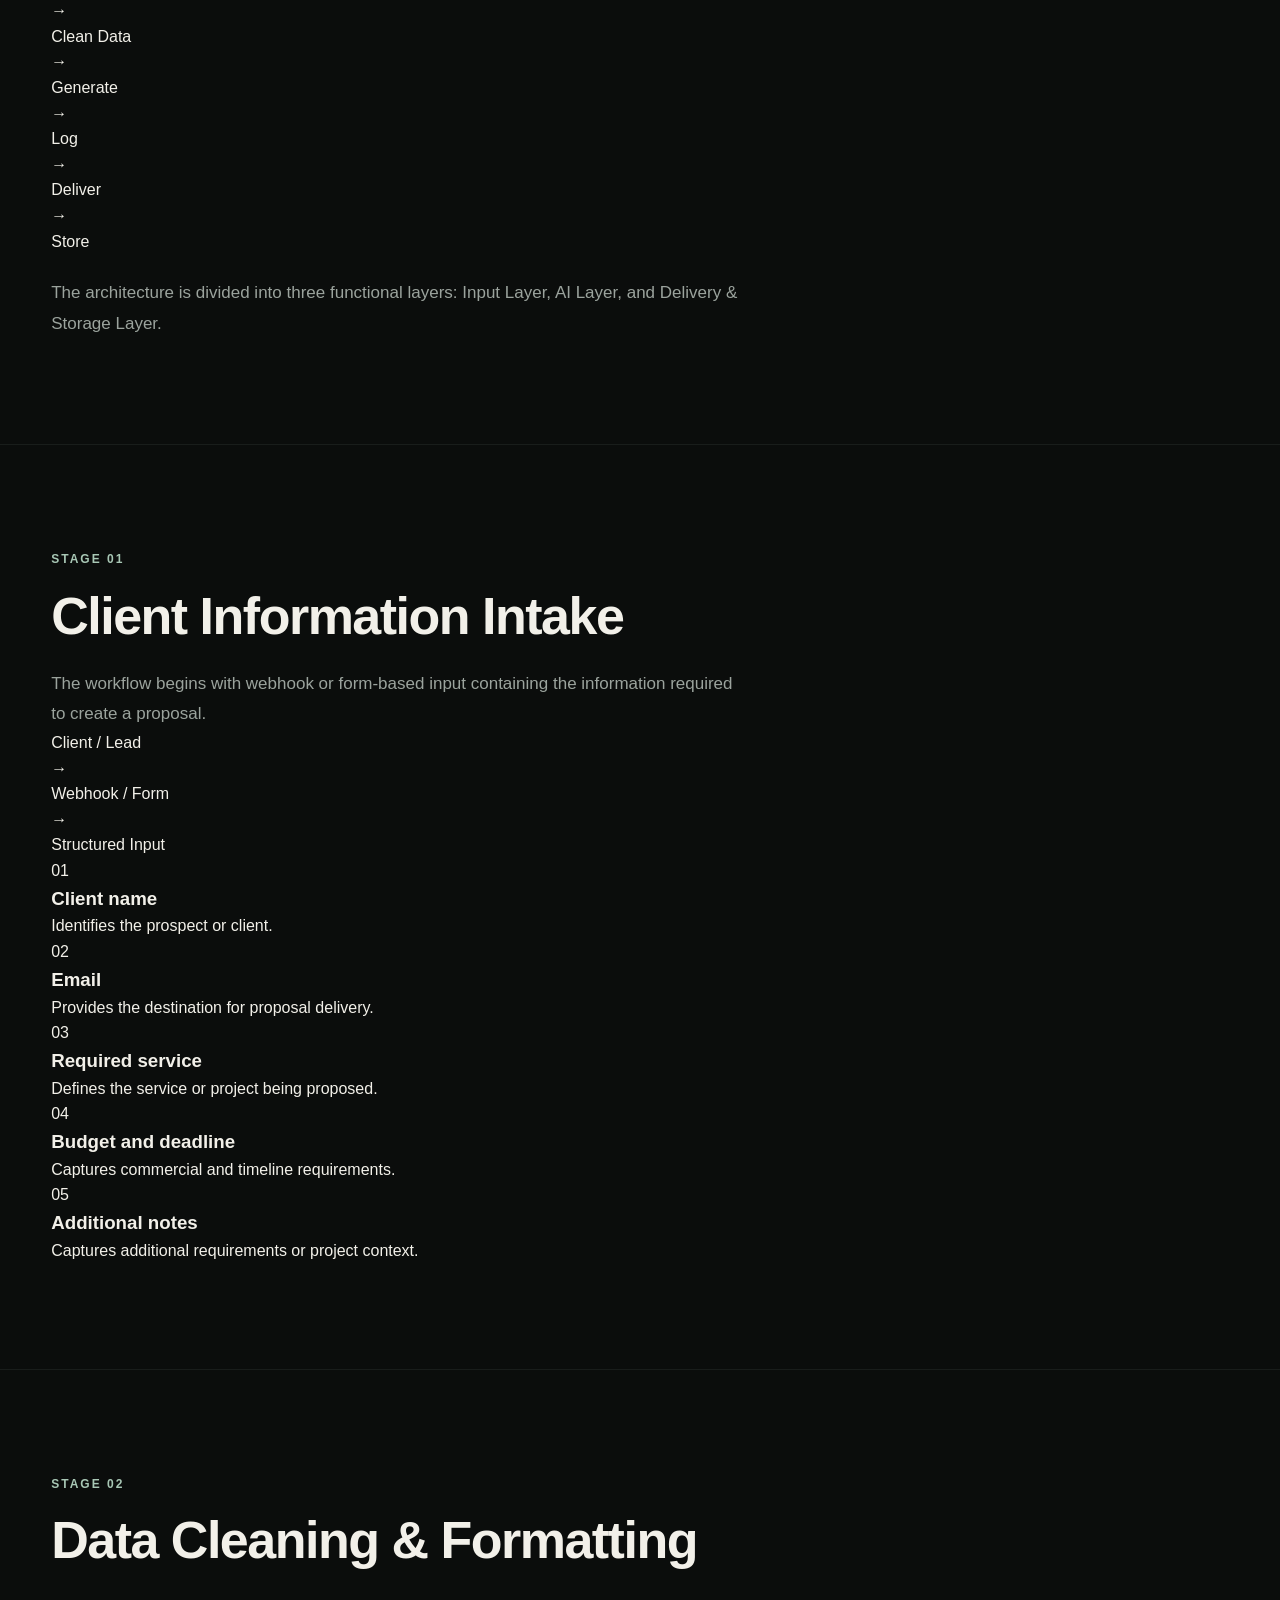
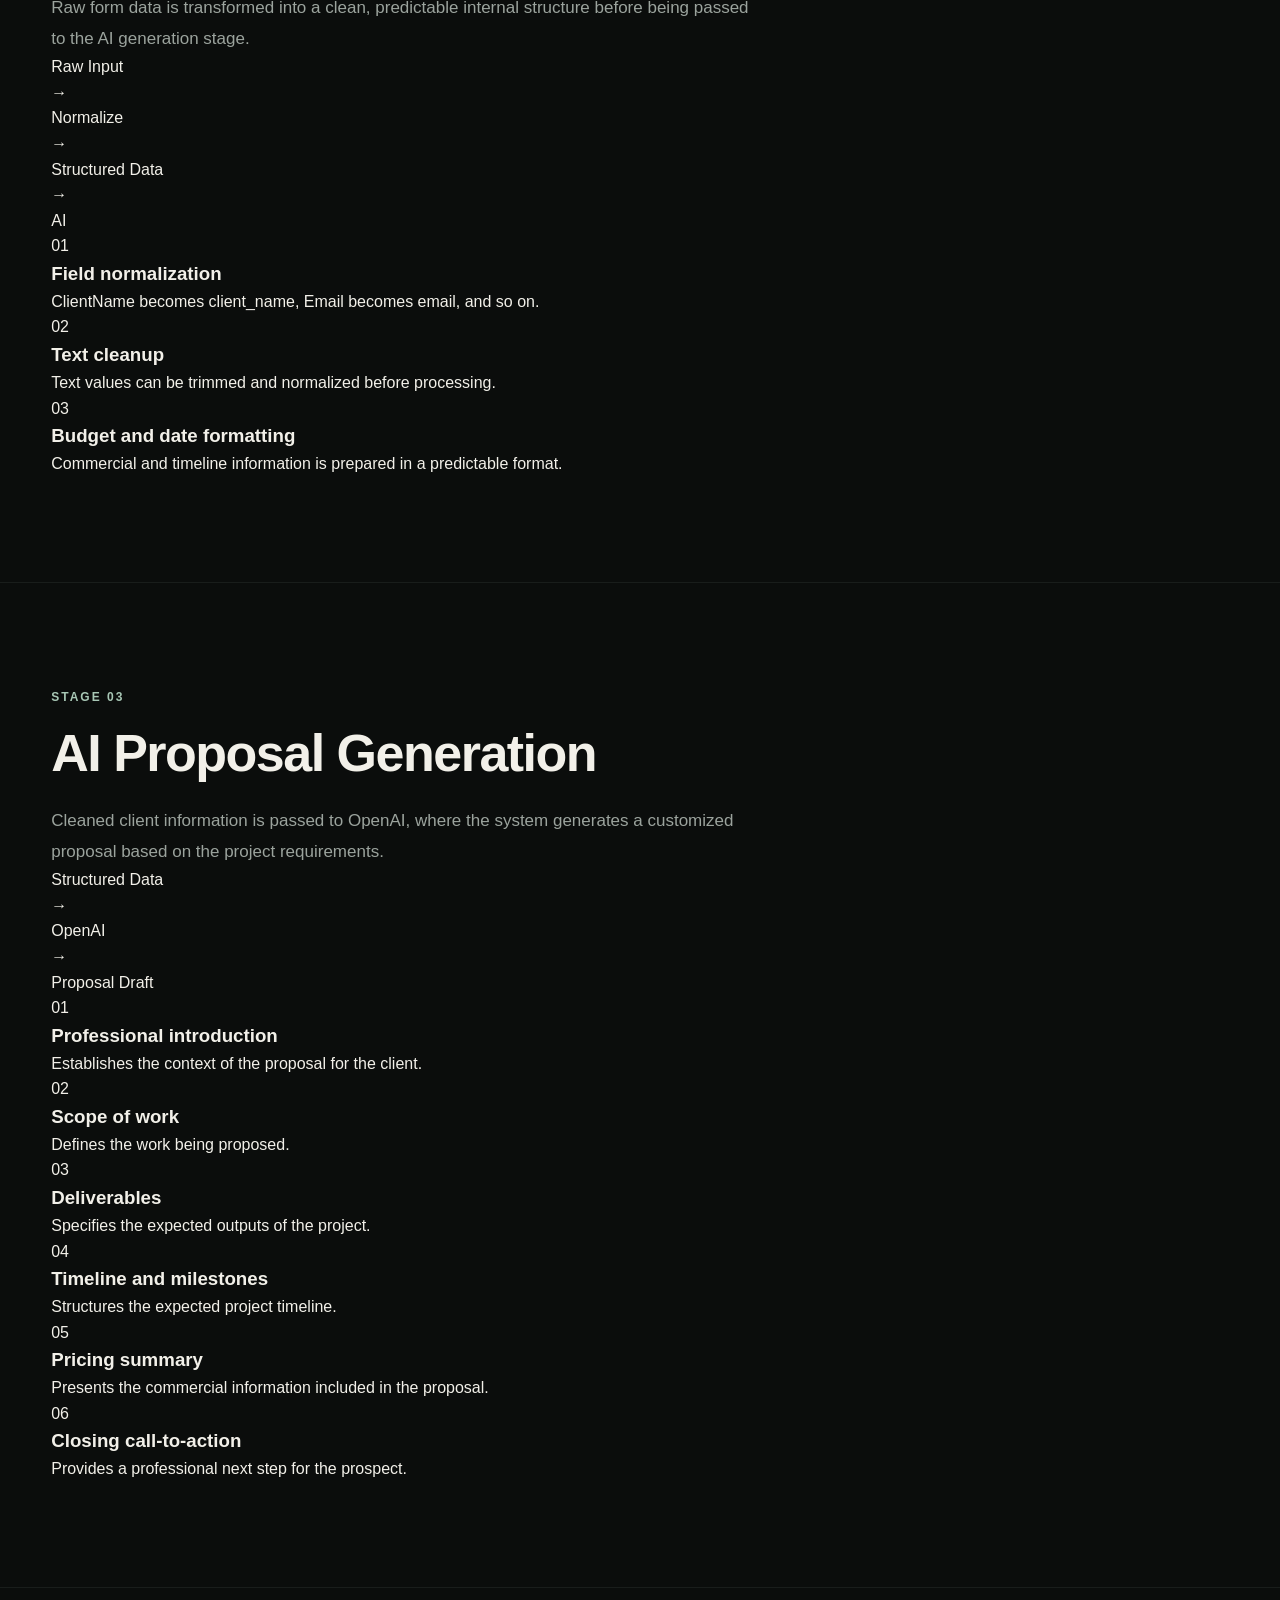
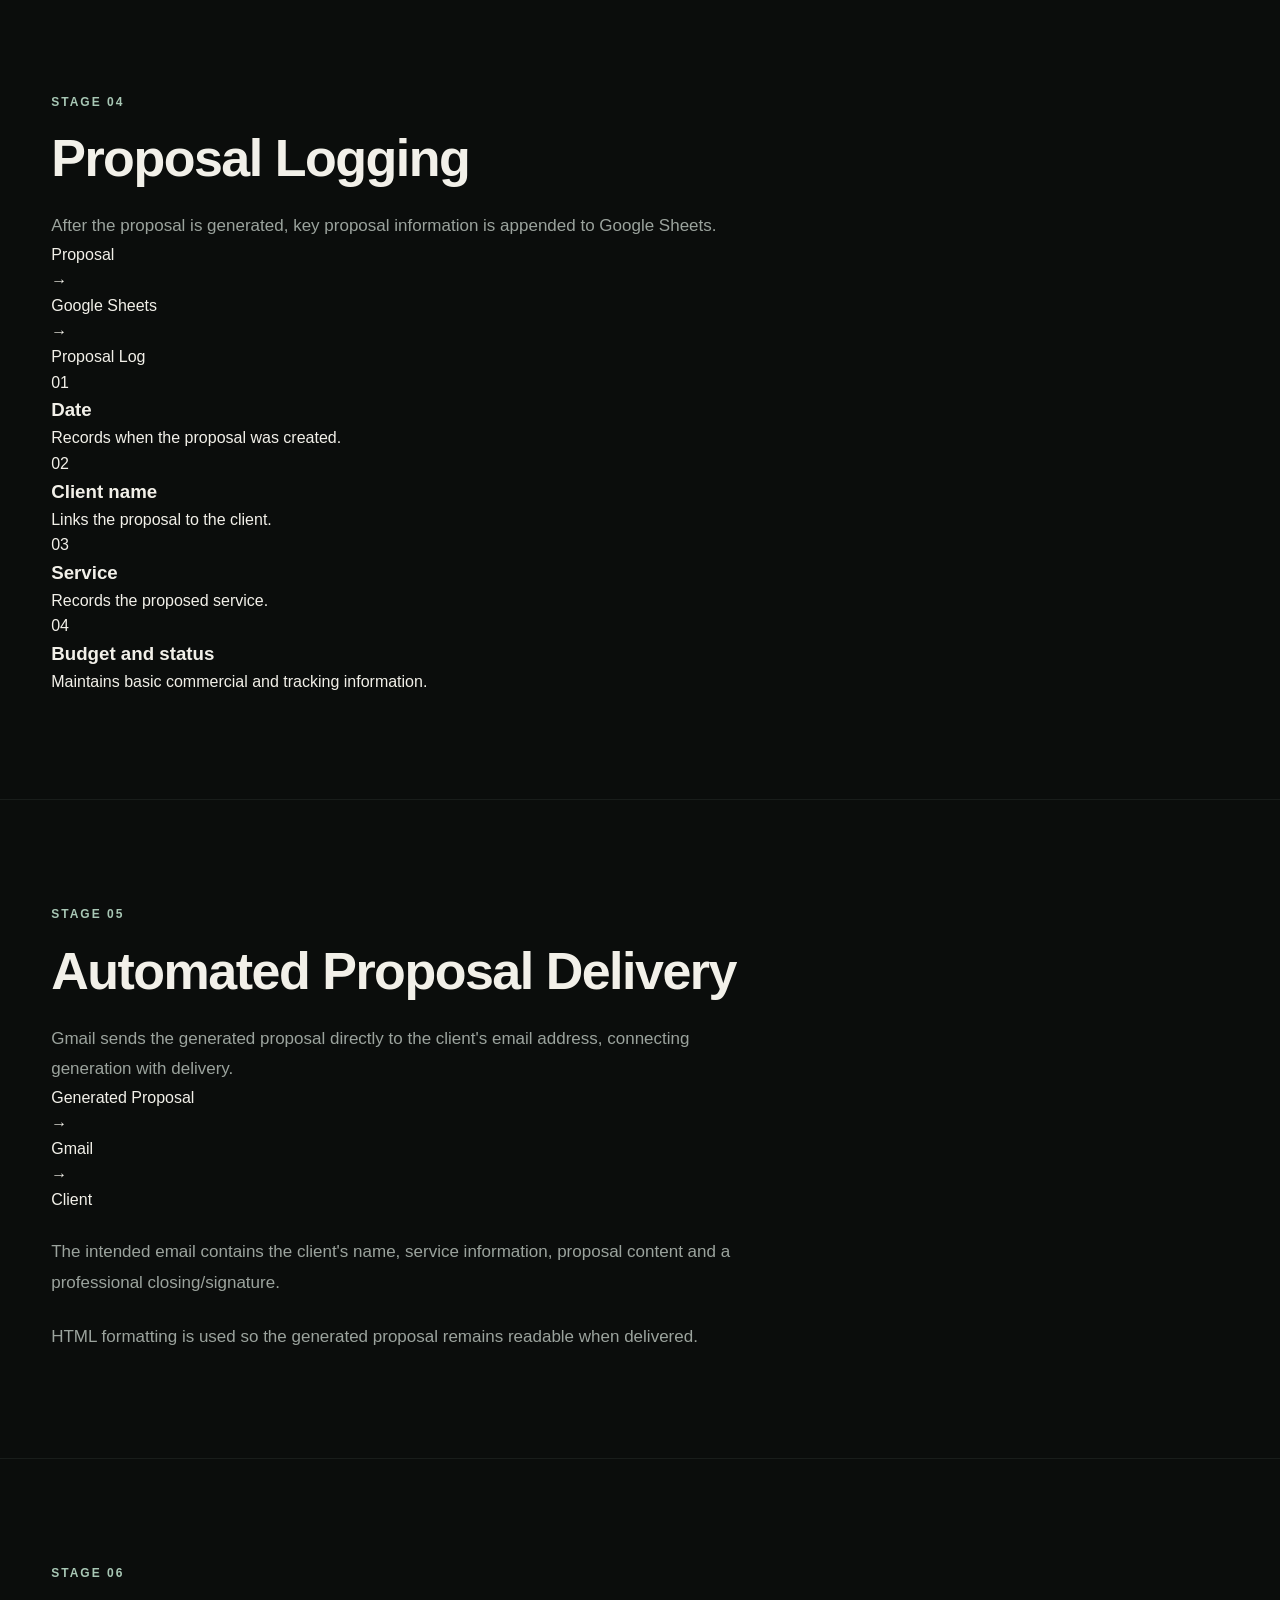
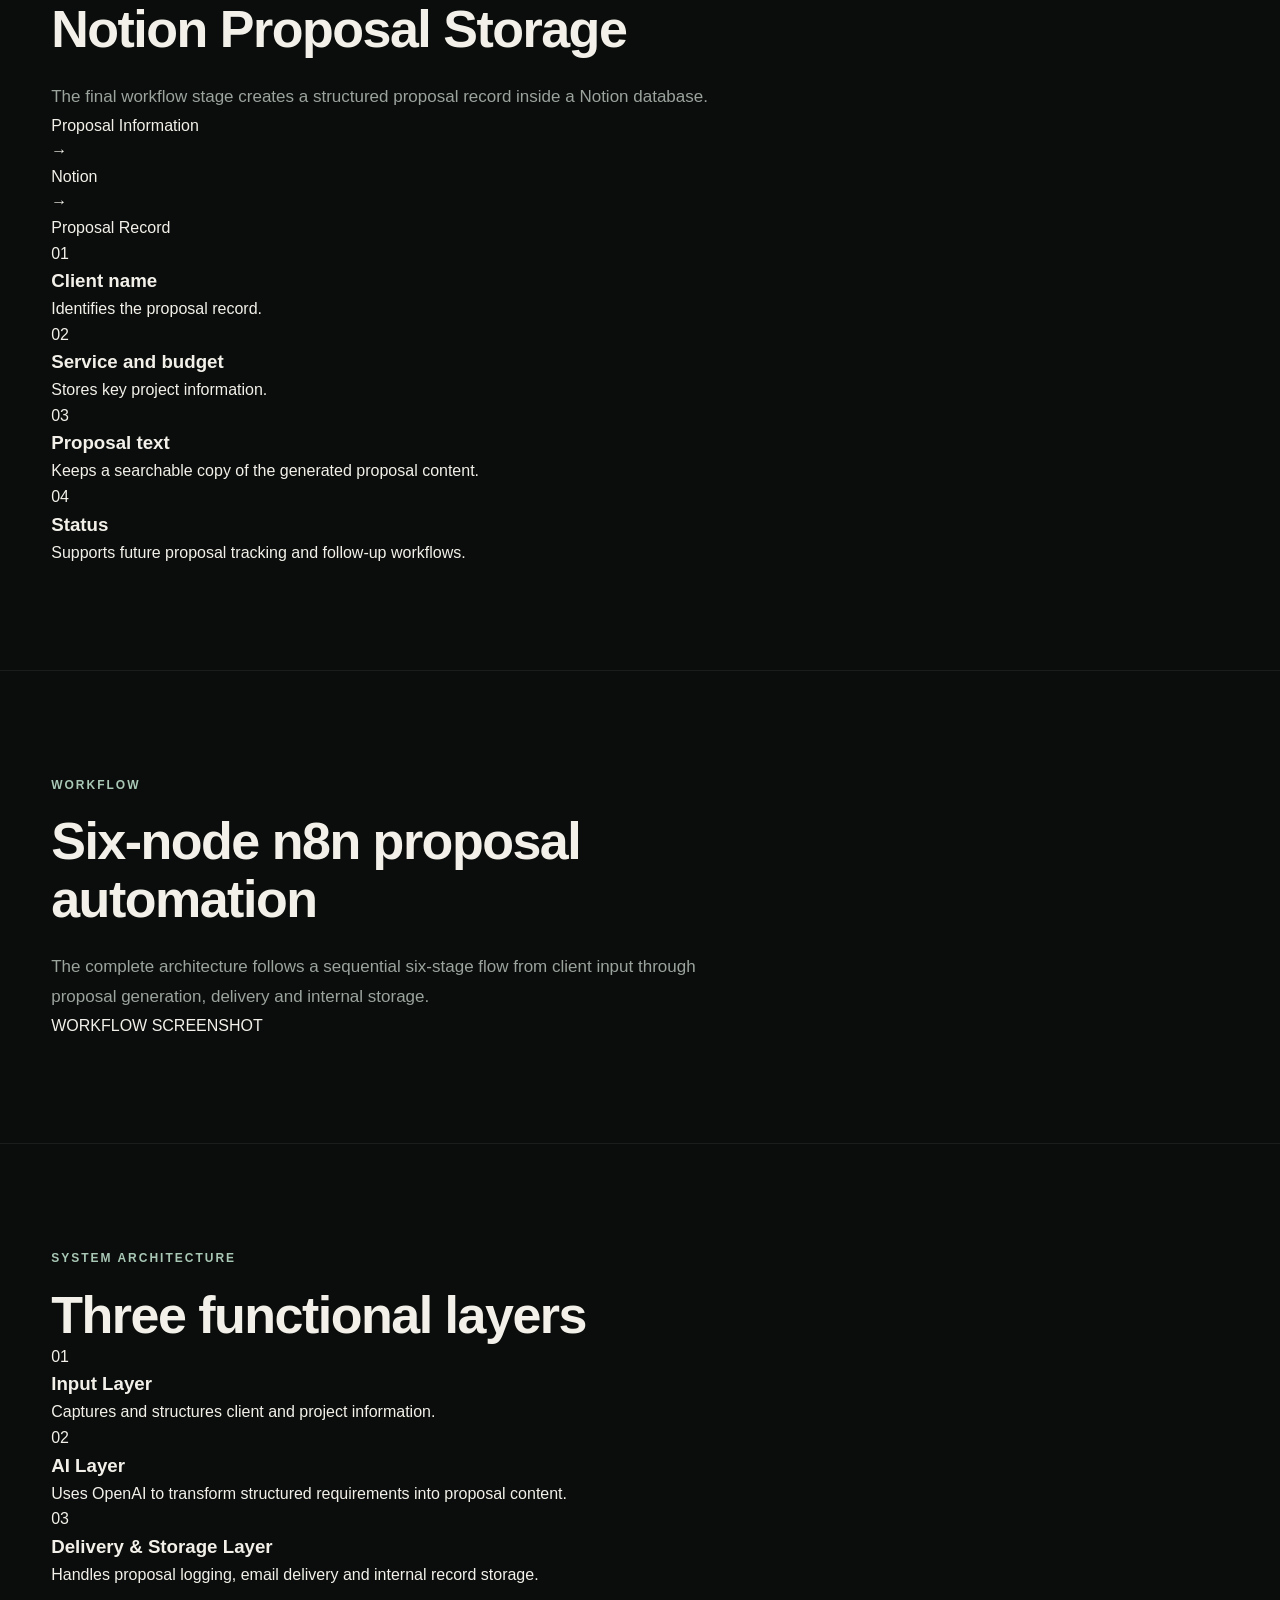
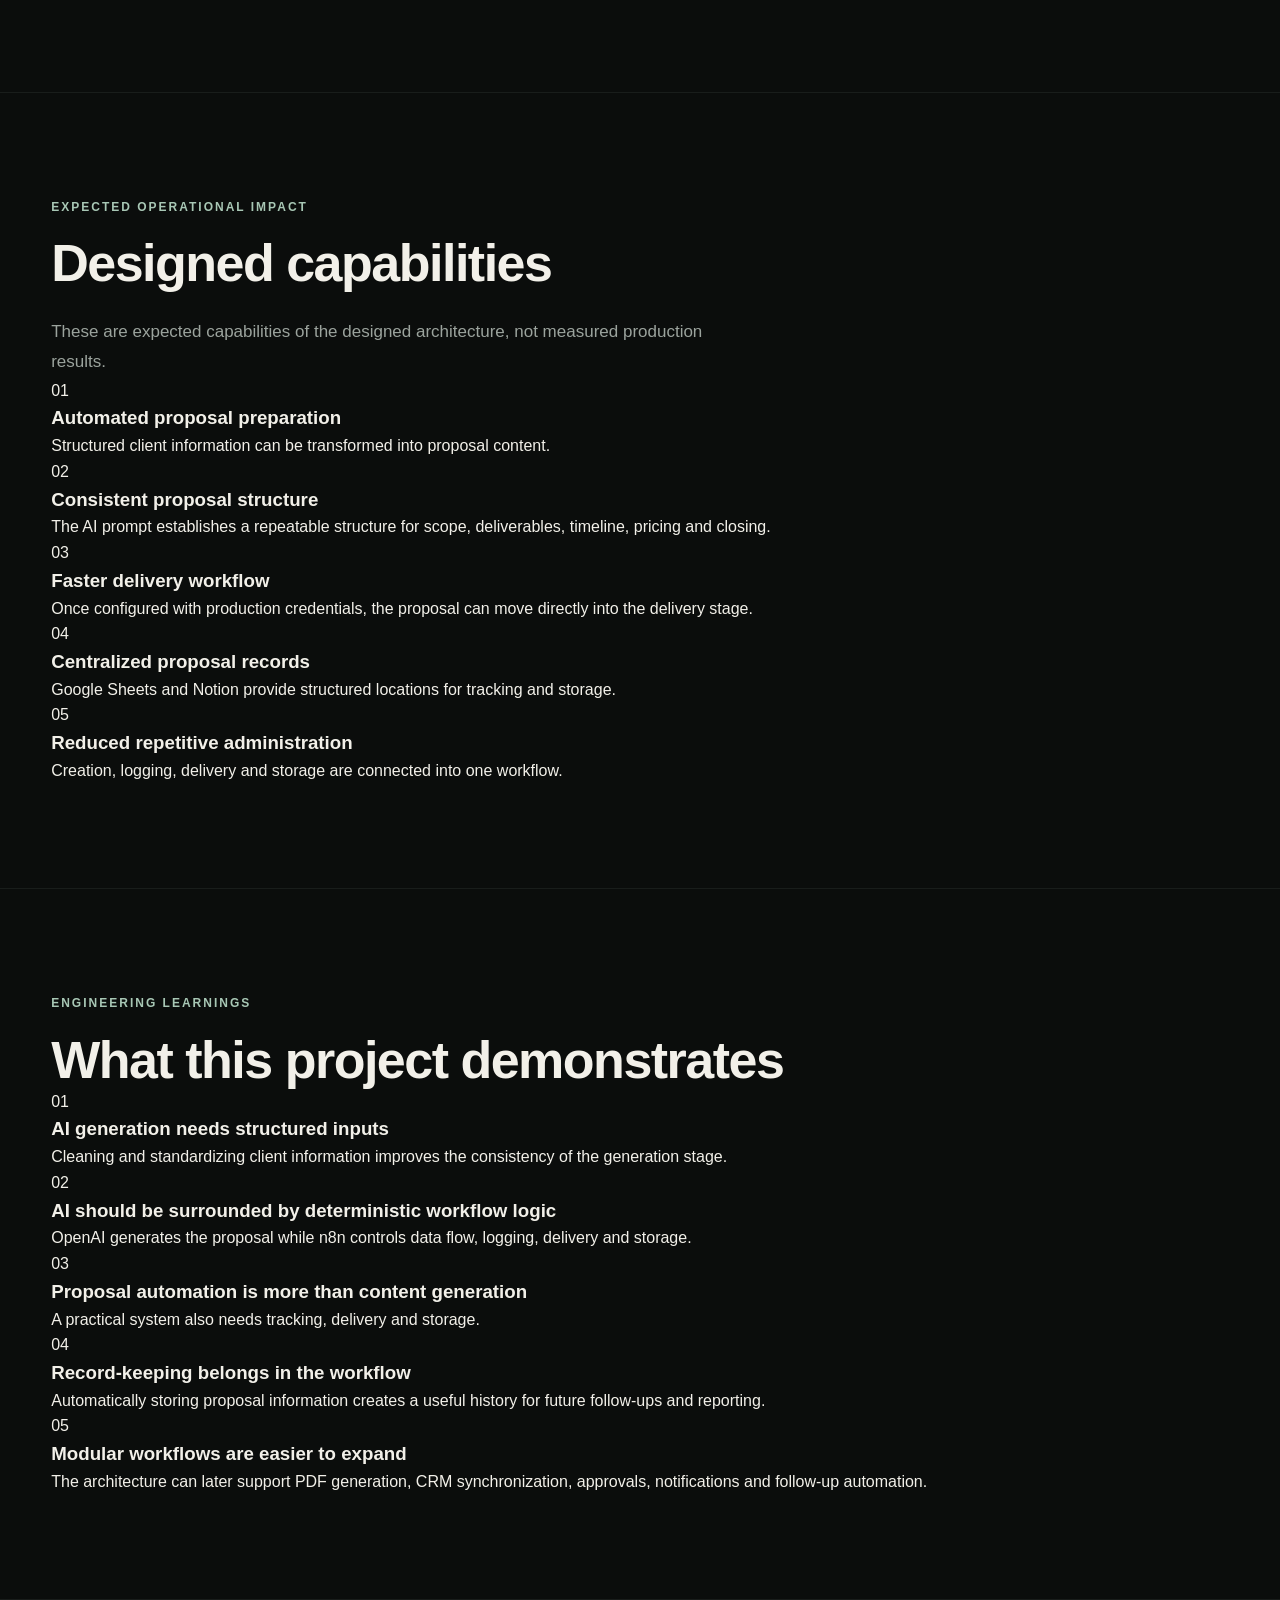
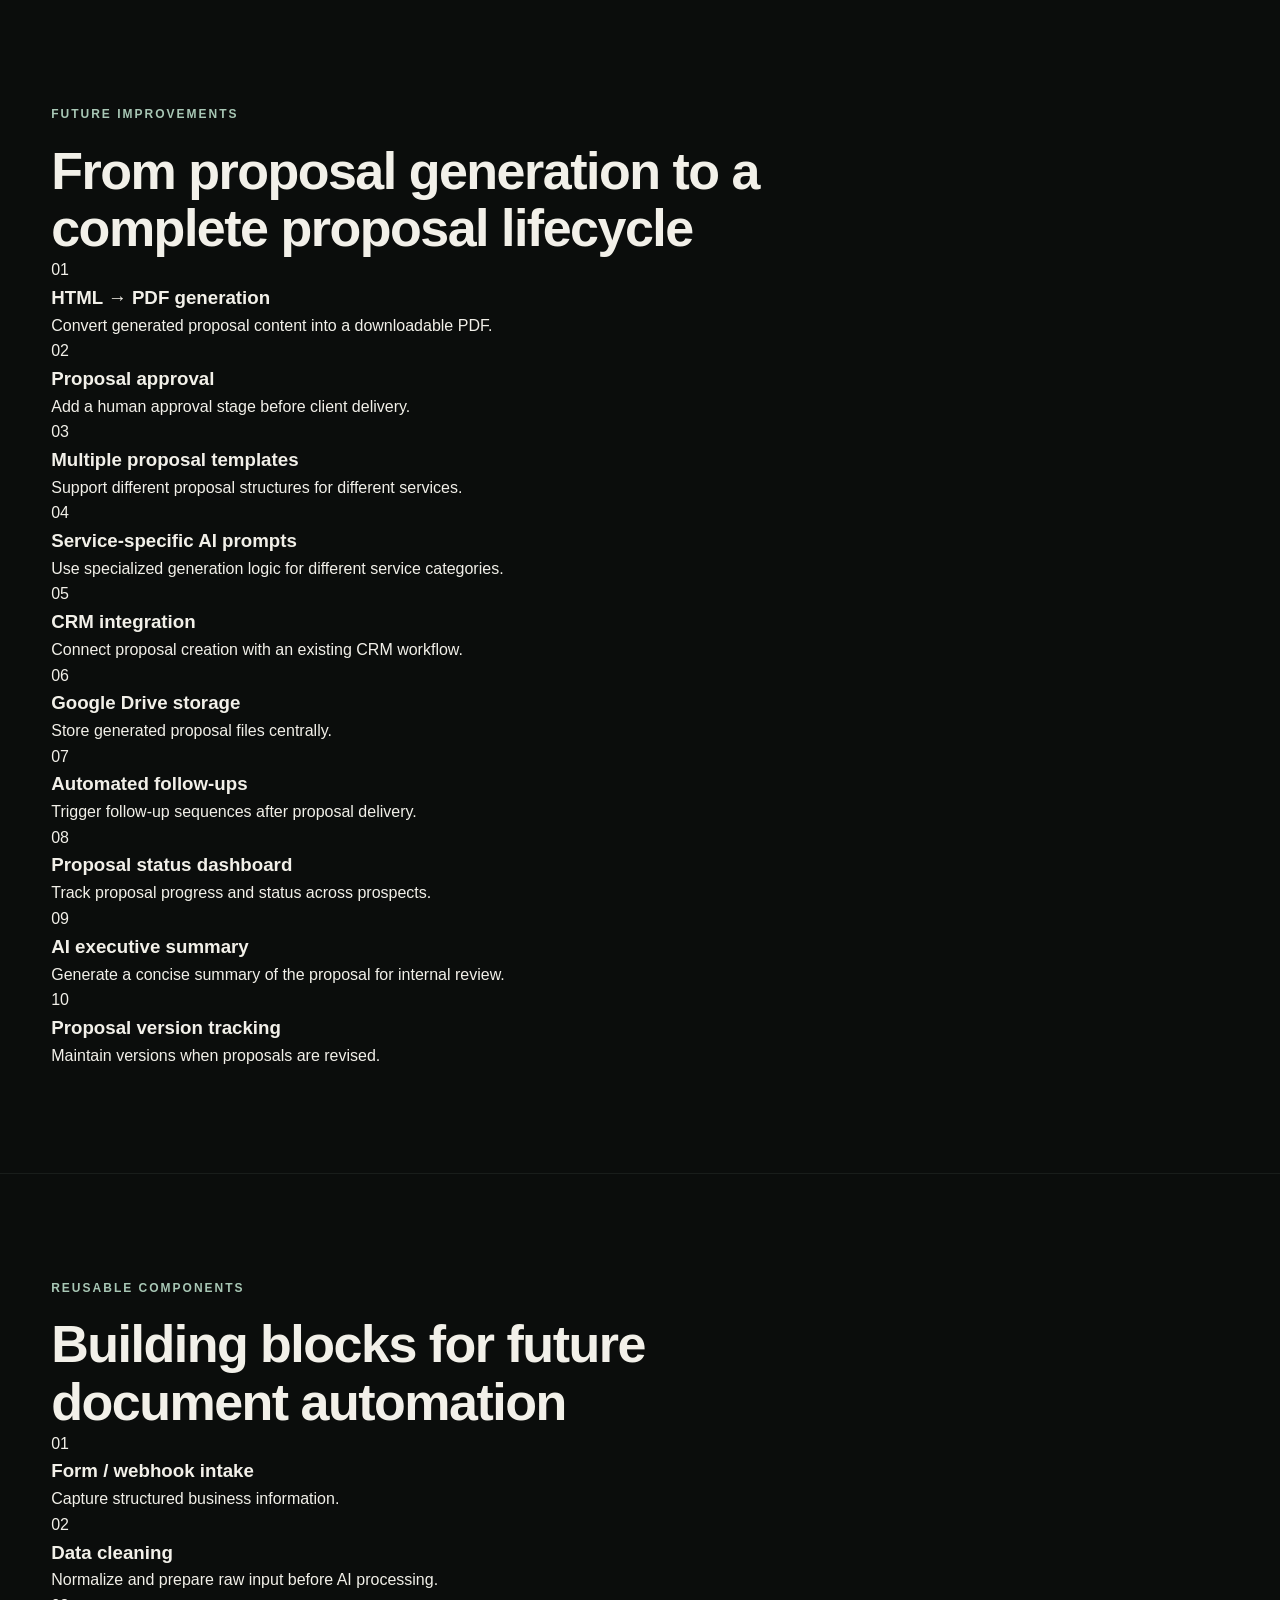
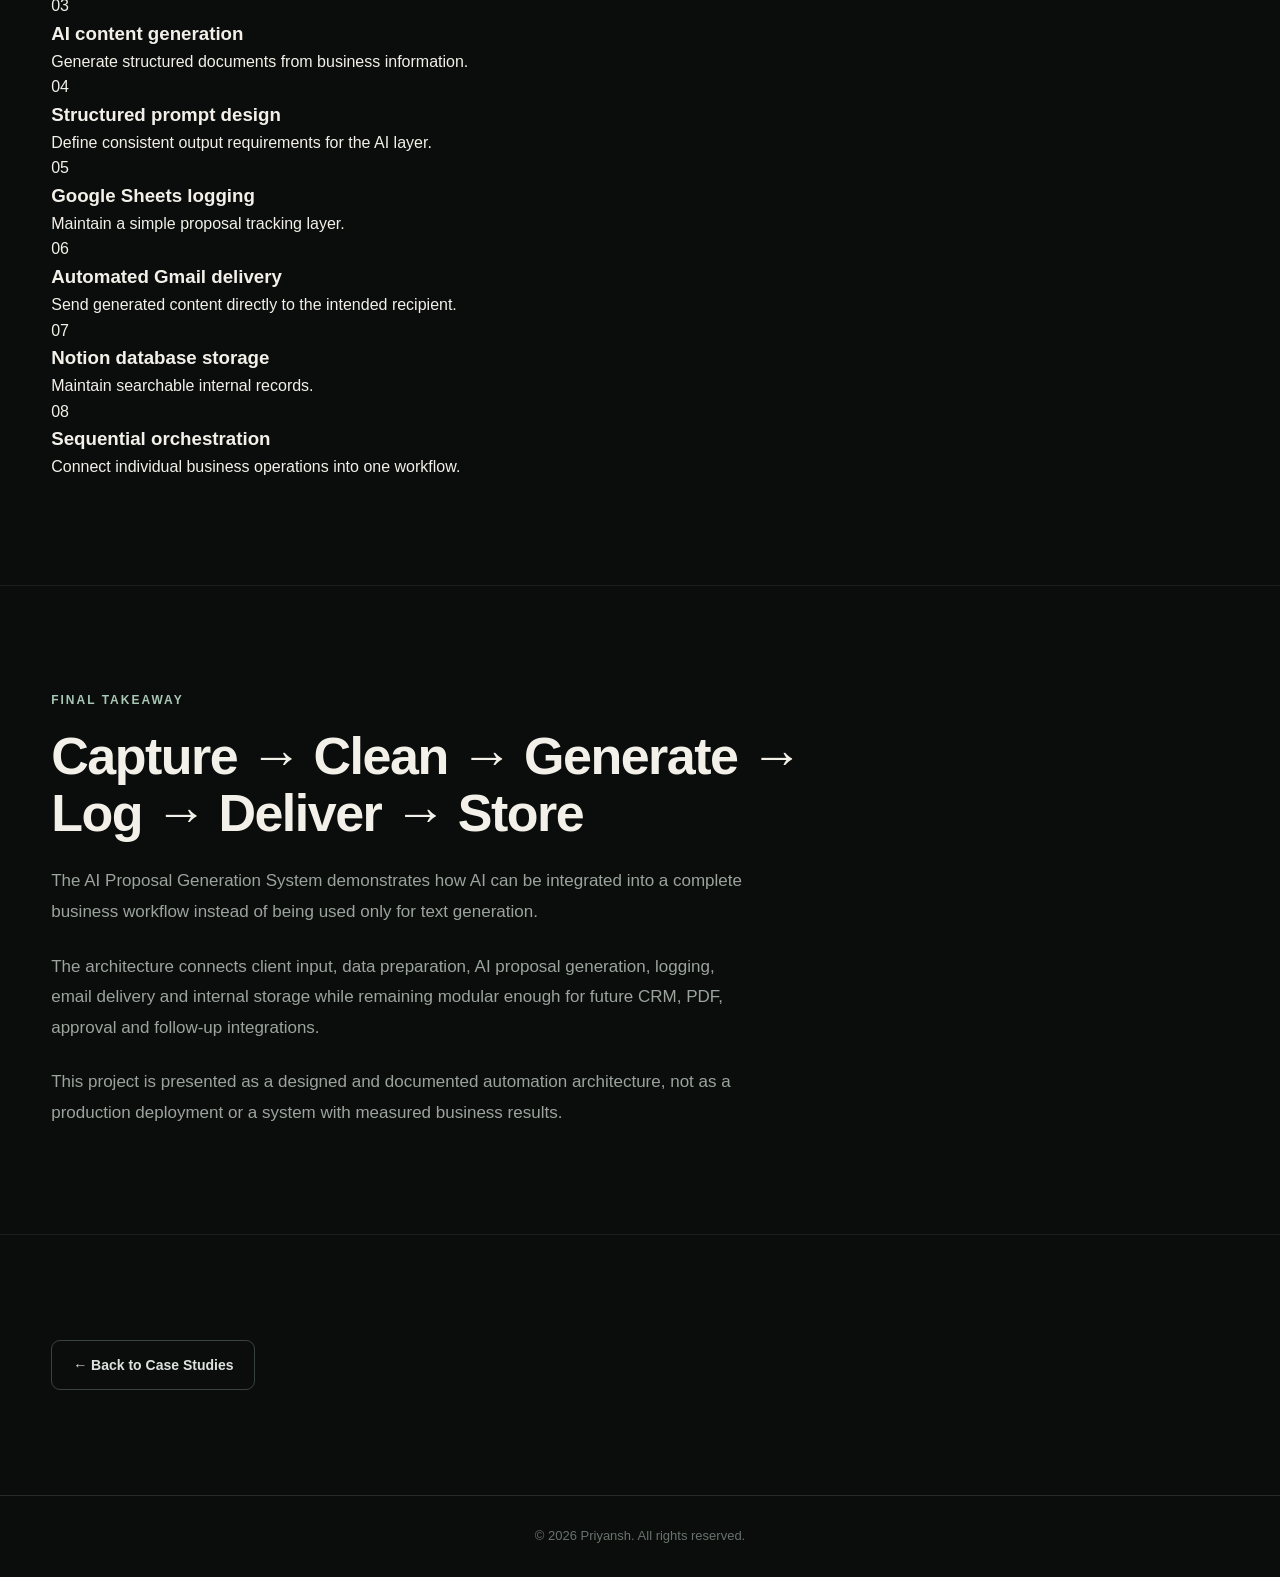
<file: case-studies/case-study-05.html>
<!DOCTYPE html>
<html lang="en">

<head>
    <meta charset="UTF-8">

    <meta
        name="viewport"
        content="width=device-width, initial-scale=1.0"
    >

    <title>
        Case Study 05 | AI Proposal Generation System
    </title>

    <link rel="stylesheet" href="../style.css">
</head>


<body>


    <!-- =========================
         NAVIGATION
    ========================== -->

    <nav class="navbar">

        <div class="nav-container">

            <a href="../index.html" class="logo">
                Priyansh
            </a>

            <div class="nav-links">

                <a href="../index.html">
                    Home
                </a>

                <a href="../index.html#projects">
                    Projects
                </a>

                <a href="../index.html#case-studies">
                    Case Studies
                </a>

                <a href="../index.html#contact">
                    Contact
                </a>

            </div>

        </div>

    </nav>



    <!-- =========================
         HERO
    ========================== -->

    <main>

        <section class="case-study-hero section">

            <div class="section-container">

                <p class="section-label">
                    CASE STUDY 05
                </p>

                <h1>
                    AI Proposal Generation System
                </h1>

                <p class="section-description">
                    A modular n8n workflow designed to automate
                    proposal creation, delivery and internal
                    record management — from structured client
                    requirements to AI-generated proposals,
                    automated delivery and centralized storage.
                </p>


                <div class="hero-stack">

                    <span>n8n</span>
                    <span>OpenAI</span>
                    <span>Google Sheets</span>
                    <span>Gmail</span>
                    <span>Notion</span>

                </div>


                <div class="case-meta">

                    <div>
                        <strong>Role</strong>

                        <span>
                            AI Automation Engineer /
                            Workflow Designer
                        </span>
                    </div>


                    <div>
                        <strong>Project Type</strong>

                        <span>
                            AI Proposal Generation &
                            Delivery Automation
                        </span>
                    </div>


                    <div>
                        <strong>Workflow Platform</strong>

                        <span>
                            n8n
                        </span>
                    </div>


                    <div>
                        <strong>Status</strong>

                        <span>
                            Designed & Documented
                        </span>
                    </div>

                </div>

            </div>

        </section>



        <!-- =========================
             PROJECT SNAPSHOT
        ========================== -->

        <section class="section">

            <div class="section-container">

                <p class="section-label">
                    PROJECT SNAPSHOT
                </p>

                <h2>
                    From client requirements to
                    proposal delivery
                </h2>

                <p class="section-description">
                    The system connects proposal creation,
                    logging, delivery and storage into one
                    sequential workflow instead of treating
                    each activity as a separate manual task.
                </p>


                <div class="workflow-flow">

                    <div>
                        Client Input
                    </div>

                    <span>→</span>

                    <div>
                        Data Formatting
                    </div>

                    <span>→</span>

                    <div>
                        AI Generation
                    </div>

                    <span>→</span>

                    <div>
                        Sheets Log
                    </div>

                    <span>→</span>

                    <div>
                        Gmail
                    </div>

                    <span>→</span>

                    <div>
                        Notion
                    </div>

                </div>

            </div>

        </section>



        <!-- =========================
             STATUS
        ========================== -->

        <section class="section">

            <div class="section-container">

                <p class="section-label">
                    PROJECT STATUS
                </p>

                <h2>
                    Designed and documented as a
                    realistic proposal automation architecture
                </h2>

                <p class="section-description">
                    The workflow was designed as a six-node
                    n8n architecture using OpenAI for proposal
                    generation and Google Sheets, Gmail and
                    Notion for tracking, delivery and storage.
                </p>

                <p class="section-description">
                    The workflow was not connected to production
                    credentials or tested with real client data.
                    Therefore, no production performance,
                    conversion or revenue claims are made.
                </p>


                <div class="results-grid">

                    <div class="result-card">

                        <strong>
                            6
                        </strong>

                        <span>
                            Workflow nodes
                        </span>

                    </div>


                    <div class="result-card">

                        <strong>
                            5
                        </strong>

                        <span>
                            Core technologies
                        </span>

                    </div>


                    <div class="result-card">

                        <strong>
                            0
                        </strong>

                        <span>
                            Production metrics claimed
                        </span>

                    </div>

                </div>

            </div>

        </section>



        <!-- =========================
             BUSINESS PROBLEM
        ========================== -->

        <section class="section">

            <div class="section-container">

                <p class="section-label">
                    THE PROBLEM
                </p>

                <h2>
                    Proposal creation becomes repetitive
                    when handling multiple prospects
                </h2>

                <p class="section-description">
                    Creating a professional proposal can involve
                    collecting requirements, reviewing budget and
                    timelines, structuring scope and deliverables,
                    writing the proposal, formatting it, sending it
                    and maintaining an internal record.
                </p>


                <div class="case-study-points">

                    <div class="case-point">

                        <span>01</span>

                        <div>

                            <h3>
                                Collect client requirements
                            </h3>

                            <p>
                                Gather the information required
                                to understand the project.
                            </p>

                        </div>

                    </div>


                    <div class="case-point">

                        <span>02</span>

                        <div>

                            <h3>
                                Structure the project scope
                            </h3>

                            <p>
                                Organize services, deliverables,
                                budget and timeline information.
                            </p>

                        </div>

                    </div>


                    <div class="case-point">

                        <span>03</span>

                        <div>

                            <h3>
                                Create the proposal
                            </h3>

                            <p>
                                Convert structured requirements
                                into a professional proposal.
                            </p>

                        </div>

                    </div>


                    <div class="case-point">

                        <span>04</span>

                        <div>

                            <h3>
                                Deliver and record it
                            </h3>

                            <p>
                                Send the proposal and maintain
                                an internal history for tracking.
                            </p>

                        </div>

                    </div>

                </div>

            </div>

        </section>



        <!-- =========================
             SOLUTION
        ========================== -->

        <section class="section">

            <div class="section-container">

                <p class="section-label">
                    SOLUTION
                </p>

                <h2>
                    One sequential workflow for
                    the complete proposal lifecycle
                </h2>


                <div class="workflow-flow">

                    <div>
                        Client Input
                    </div>

                    <span>→</span>

                    <div>
                        Clean Data
                    </div>

                    <span>→</span>

                    <div>
                        Generate
                    </div>

                    <span>→</span>

                    <div>
                        Log
                    </div>

                    <span>→</span>

                    <div>
                        Deliver
                    </div>

                    <span>→</span>

                    <div>
                        Store
                    </div>

                </div>


                <p class="section-description">
                    The architecture is divided into three
                    functional layers: Input Layer, AI Layer,
                    and Delivery & Storage Layer.
                </p>

            </div>

        </section>



        <!-- =========================
             INTAKE
        ========================== -->

        <section class="section">

            <div class="section-container">

                <p class="section-label">
                    STAGE 01
                </p>

                <h2>
                    Client Information Intake
                </h2>

                <p class="section-description">
                    The workflow begins with webhook or
                    form-based input containing the information
                    required to create a proposal.
                </p>


                <div class="workflow-flow">

                    <div>
                        Client / Lead
                    </div>

                    <span>→</span>

                    <div>
                        Webhook / Form
                    </div>

                    <span>→</span>

                    <div>
                        Structured Input
                    </div>

                </div>


                <div class="case-study-points">

                    <div class="case-point">

                        <span>01</span>

                        <div>

                            <h3>
                                Client name
                            </h3>

                            <p>
                                Identifies the prospect or client.
                            </p>

                        </div>

                    </div>


                    <div class="case-point">

                        <span>02</span>

                        <div>

                            <h3>
                                Email
                            </h3>

                            <p>
                                Provides the destination for
                                proposal delivery.
                            </p>

                        </div>

                    </div>


                    <div class="case-point">

                        <span>03</span>

                        <div>

                            <h3>
                                Required service
                            </h3>

                            <p>
                                Defines the service or project
                                being proposed.
                            </p>

                        </div>

                    </div>


                    <div class="case-point">

                        <span>04</span>

                        <div>

                            <h3>
                                Budget and deadline
                            </h3>

                            <p>
                                Captures commercial and timeline
                                requirements.
                            </p>

                        </div>

                    </div>


                    <div class="case-point">

                        <span>05</span>

                        <div>

                            <h3>
                                Additional notes
                            </h3>

                            <p>
                                Captures additional requirements
                                or project context.
                            </p>

                        </div>

                    </div>

                </div>

            </div>

        </section>



        <!-- =========================
             DATA FORMATTING
        ========================== -->

        <section class="section">

            <div class="section-container">

                <p class="section-label">
                    STAGE 02
                </p>

                <h2>
                    Data Cleaning & Formatting
                </h2>

                <p class="section-description">
                    Raw form data is transformed into a clean,
                    predictable internal structure before being
                    passed to the AI generation stage.
                </p>


                <div class="workflow-flow">

                    <div>
                        Raw Input
                    </div>

                    <span>→</span>

                    <div>
                        Normalize
                    </div>

                    <span>→</span>

                    <div>
                        Structured Data
                    </div>

                    <span>→</span>

                    <div>
                        AI
                    </div>

                </div>


                <div class="case-study-points">

                    <div class="case-point">

                        <span>01</span>

                        <div>

                            <h3>
                                Field normalization
                            </h3>

                            <p>
                                ClientName becomes client_name,
                                Email becomes email, and so on.
                            </p>

                        </div>

                    </div>


                    <div class="case-point">

                        <span>02</span>

                        <div>

                            <h3>
                                Text cleanup
                            </h3>

                            <p>
                                Text values can be trimmed and
                                normalized before processing.
                            </p>

                        </div>

                    </div>


                    <div class="case-point">

                        <span>03</span>

                        <div>

                            <h3>
                                Budget and date formatting
                            </h3>

                            <p>
                                Commercial and timeline information
                                is prepared in a predictable format.
                            </p>

                        </div>

                    </div>

                </div>

            </div>

        </section>



        <!-- =========================
             AI GENERATION
        ========================== -->

        <section class="section">

            <div class="section-container">

                <p class="section-label">
                    STAGE 03
                </p>

                <h2>
                    AI Proposal Generation
                </h2>

                <p class="section-description">
                    Cleaned client information is passed to
                    OpenAI, where the system generates a
                    customized proposal based on the project
                    requirements.
                </p>


                <div class="workflow-flow">

                    <div>
                        Structured Data
                    </div>

                    <span>→</span>

                    <div>
                        OpenAI
                    </div>

                    <span>→</span>

                    <div>
                        Proposal Draft
                    </div>

                </div>


                <div class="case-study-points">

                    <div class="case-point">

                        <span>01</span>

                        <div>

                            <h3>
                                Professional introduction
                            </h3>

                            <p>
                                Establishes the context of the
                                proposal for the client.
                            </p>

                        </div>

                    </div>


                    <div class="case-point">

                        <span>02</span>

                        <div>

                            <h3>
                                Scope of work
                            </h3>

                            <p>
                                Defines the work being proposed.
                            </p>

                        </div>

                    </div>


                    <div class="case-point">

                        <span>03</span>

                        <div>

                            <h3>
                                Deliverables
                            </h3>

                            <p>
                                Specifies the expected outputs
                                of the project.
                            </p>

                        </div>

                    </div>


                    <div class="case-point">

                        <span>04</span>

                        <div>

                            <h3>
                                Timeline and milestones
                            </h3>

                            <p>
                                Structures the expected project
                                timeline.
                            </p>

                        </div>

                    </div>


                    <div class="case-point">

                        <span>05</span>

                        <div>

                            <h3>
                                Pricing summary
                            </h3>

                            <p>
                                Presents the commercial information
                                included in the proposal.
                            </p>

                        </div>

                    </div>


                    <div class="case-point">

                        <span>06</span>

                        <div>

                            <h3>
                                Closing call-to-action
                            </h3>

                            <p>
                                Provides a professional next step
                                for the prospect.
                            </p>

                        </div>

                    </div>

                </div>

            </div>

        </section>



        <!-- =========================
             LOGGING
        ========================== -->

        <section class="section">

            <div class="section-container">

                <p class="section-label">
                    STAGE 04
                </p>

                <h2>
                    Proposal Logging
                </h2>

                <p class="section-description">
                    After the proposal is generated, key proposal
                    information is appended to Google Sheets.
                </p>


                <div class="workflow-flow">

                    <div>
                        Proposal
                    </div>

                    <span>→</span>

                    <div>
                        Google Sheets
                    </div>

                    <span>→</span>

                    <div>
                        Proposal Log
                    </div>

                </div>


                <div class="case-study-points">

                    <div class="case-point">

                        <span>01</span>

                        <div>

                            <h3>
                                Date
                            </h3>

                            <p>
                                Records when the proposal was created.
                            </p>

                        </div>

                    </div>


                    <div class="case-point">

                        <span>02</span>

                        <div>

                            <h3>
                                Client name
                            </h3>

                            <p>
                                Links the proposal to the client.
                            </p>

                        </div>

                    </div>


                    <div class="case-point">

                        <span>03</span>

                        <div>

                            <h3>
                                Service
                            </h3>

                            <p>
                                Records the proposed service.
                            </p>

                        </div>

                    </div>


                    <div class="case-point">

                        <span>04</span>

                        <div>

                            <h3>
                                Budget and status
                            </h3>

                            <p>
                                Maintains basic commercial and
                                tracking information.
                            </p>

                        </div>

                    </div>

                </div>

            </div>

        </section>



        <!-- =========================
             EMAIL DELIVERY
        ========================== -->

        <section class="section">

            <div class="section-container">

                <p class="section-label">
                    STAGE 05
                </p>

                <h2>
                    Automated Proposal Delivery
                </h2>

                <p class="section-description">
                    Gmail sends the generated proposal directly
                    to the client's email address, connecting
                    generation with delivery.
                </p>


                <div class="workflow-flow">

                    <div>
                        Generated Proposal
                    </div>

                    <span>→</span>

                    <div>
                        Gmail
                    </div>

                    <span>→</span>

                    <div>
                        Client
                    </div>

                </div>


                <p class="section-description">
                    The intended email contains the client's
                    name, service information, proposal content
                    and a professional closing/signature.
                </p>


                <p class="section-description">
                    HTML formatting is used so the generated
                    proposal remains readable when delivered.
                </p>

            </div>

        </section>



        <!-- =========================
             NOTION STORAGE
        ========================== -->

        <section class="section">

            <div class="section-container">

                <p class="section-label">
                    STAGE 06
                </p>

                <h2>
                    Notion Proposal Storage
                </h2>

                <p class="section-description">
                    The final workflow stage creates a structured
                    proposal record inside a Notion database.
                </p>


                <div class="workflow-flow">

                    <div>
                        Proposal Information
                    </div>

                    <span>→</span>

                    <div>
                        Notion
                    </div>

                    <span>→</span>

                    <div>
                        Proposal Record
                    </div>

                </div>


                <div class="case-study-points">

                    <div class="case-point">

                        <span>01</span>

                        <div>

                            <h3>
                                Client name
                            </h3>

                            <p>
                                Identifies the proposal record.
                            </p>

                        </div>

                    </div>


                    <div class="case-point">

                        <span>02</span>

                        <div>

                            <h3>
                                Service and budget
                            </h3>

                            <p>
                                Stores key project information.
                            </p>

                        </div>

                    </div>


                    <div class="case-point">

                        <span>03</span>

                        <div>

                            <h3>
                                Proposal text
                            </h3>

                            <p>
                                Keeps a searchable copy of the
                                generated proposal content.
                            </p>

                        </div>

                    </div>


                    <div class="case-point">

                        <span>04</span>

                        <div>

                            <h3>
                                Status
                            </h3>

                            <p>
                                Supports future proposal tracking
                                and follow-up workflows.
                            </p>

                        </div>

                    </div>

                </div>

            </div>

        </section>



        <!-- =========================
             WORKFLOW SCREENSHOT
        ========================== -->

        <section class="section">

            <div class="section-container">

                <p class="section-label">
                    WORKFLOW
                </p>

                <h2>
                    Six-node n8n proposal automation
                </h2>

                <p class="section-description">
                    The complete architecture follows a
                    sequential six-stage flow from client input
                    through proposal generation, delivery and
                    internal storage.
                </p>


                <div class="case-study-image">

                    <div class="image-placeholder">
                        WORKFLOW SCREENSHOT
                    </div>

                </div>

            </div>

        </section>



        <!-- =========================
             THREE LAYERS
        ========================== -->

        <section class="section">

            <div class="section-container">

                <p class="section-label">
                    SYSTEM ARCHITECTURE
                </p>

                <h2>
                    Three functional layers
                </h2>


                <div class="case-study-points">

                    <div class="case-point">

                        <span>01</span>

                        <div>

                            <h3>
                                Input Layer
                            </h3>

                            <p>
                                Captures and structures client
                                and project information.
                            </p>

                        </div>

                    </div>


                    <div class="case-point">

                        <span>02</span>

                        <div>

                            <h3>
                                AI Layer
                            </h3>

                            <p>
                                Uses OpenAI to transform structured
                                requirements into proposal content.
                            </p>

                        </div>

                    </div>


                    <div class="case-point">

                        <span>03</span>

                        <div>

                            <h3>
                                Delivery & Storage Layer
                            </h3>

                            <p>
                                Handles proposal logging, email
                                delivery and internal record storage.
                            </p>

                        </div>

                    </div>

                </div>

            </div>

        </section>



        <!-- =========================
             EXPECTED IMPACT
        ========================== -->

        <section class="section">

            <div class="section-container">

                <p class="section-label">
                    EXPECTED OPERATIONAL IMPACT
                </p>

                <h2>
                    Designed capabilities
                </h2>

                <p class="section-description">
                    These are expected capabilities of the designed
                    architecture, not measured production results.
                </p>


                <div class="case-study-points">

                    <div class="case-point">

                        <span>01</span>

                        <div>

                            <h3>
                                Automated proposal preparation
                            </h3>

                            <p>
                                Structured client information can be
                                transformed into proposal content.
                            </p>

                        </div>

                    </div>


                    <div class="case-point">

                        <span>02</span>

                        <div>

                            <h3>
                                Consistent proposal structure
                            </h3>

                            <p>
                                The AI prompt establishes a repeatable
                                structure for scope, deliverables,
                                timeline, pricing and closing.
                            </p>

                        </div>

                    </div>


                    <div class="case-point">

                        <span>03</span>

                        <div>

                            <h3>
                                Faster delivery workflow
                            </h3>

                            <p>
                                Once configured with production
                                credentials, the proposal can move
                                directly into the delivery stage.
                            </p>

                        </div>

                    </div>


                    <div class="case-point">

                        <span>04</span>

                        <div>

                            <h3>
                                Centralized proposal records
                            </h3>

                            <p>
                                Google Sheets and Notion provide
                                structured locations for tracking
                                and storage.
                            </p>

                        </div>

                    </div>


                    <div class="case-point">

                        <span>05</span>

                        <div>

                            <h3>
                                Reduced repetitive administration
                            </h3>

                            <p>
                                Creation, logging, delivery and
                                storage are connected into one workflow.
                            </p>

                        </div>

                    </div>

                </div>

            </div>

        </section>



        <!-- =========================
             ENGINEERING LEARNINGS
        ========================== -->

        <section class="section">

            <div class="section-container">

                <p class="section-label">
                    ENGINEERING LEARNINGS
                </p>

                <h2>
                    What this project demonstrates
                </h2>


                <div class="case-study-points">

                    <div class="case-point">

                        <span>01</span>

                        <div>

                            <h3>
                                AI generation needs structured inputs
                            </h3>

                            <p>
                                Cleaning and standardizing client
                                information improves the consistency
                                of the generation stage.
                            </p>

                        </div>

                    </div>


                    <div class="case-point">

                        <span>02</span>

                        <div>

                            <h3>
                                AI should be surrounded by
                                deterministic workflow logic
                            </h3>

                            <p>
                                OpenAI generates the proposal while
                                n8n controls data flow, logging,
                                delivery and storage.
                            </p>

                        </div>

                    </div>


                    <div class="case-point">

                        <span>03</span>

                        <div>

                            <h3>
                                Proposal automation is more
                                than content generation
                            </h3>

                            <p>
                                A practical system also needs
                                tracking, delivery and storage.
                            </p>

                        </div>

                    </div>


                    <div class="case-point">

                        <span>04</span>

                        <div>

                            <h3>
                                Record-keeping belongs in
                                the workflow
                            </h3>

                            <p>
                                Automatically storing proposal
                                information creates a useful history
                                for future follow-ups and reporting.
                            </p>

                        </div>

                    </div>


                    <div class="case-point">

                        <span>05</span>

                        <div>

                            <h3>
                                Modular workflows are easier
                                to expand
                            </h3>

                            <p>
                                The architecture can later support
                                PDF generation, CRM synchronization,
                                approvals, notifications and
                                follow-up automation.
                            </p>

                        </div>

                    </div>

                </div>

            </div>

        </section>



        <!-- =========================
             FUTURE IMPROVEMENTS
        ========================== -->

        <section class="section">

            <div class="section-container">

                <p class="section-label">
                    FUTURE IMPROVEMENTS
                </p>

                <h2>
                    From proposal generation to
                    a complete proposal lifecycle
                </h2>


                <div class="case-study-points">

                    <div class="case-point">

                        <span>01</span>

                        <div>

                            <h3>
                                HTML → PDF generation
                            </h3>

                            <p>
                                Convert generated proposal content
                                into a downloadable PDF.
                            </p>

                        </div>

                    </div>


                    <div class="case-point">

                        <span>02</span>

                        <div>

                            <h3>
                                Proposal approval
                            </h3>

                            <p>
                                Add a human approval stage before
                                client delivery.
                            </p>

                        </div>

                    </div>


                    <div class="case-point">

                        <span>03</span>

                        <div>

                            <h3>
                                Multiple proposal templates
                            </h3>

                            <p>
                                Support different proposal structures
                                for different services.
                            </p>

                        </div>

                    </div>


                    <div class="case-point">

                        <span>04</span>

                        <div>

                            <h3>
                                Service-specific AI prompts
                            </h3>

                            <p>
                                Use specialized generation logic
                                for different service categories.
                            </p>

                        </div>

                    </div>


                    <div class="case-point">

                        <span>05</span>

                        <div>

                            <h3>
                                CRM integration
                            </h3>

                            <p>
                                Connect proposal creation with an
                                existing CRM workflow.
                            </p>

                        </div>

                    </div>


                    <div class="case-point">

                        <span>06</span>

                        <div>

                            <h3>
                                Google Drive storage
                            </h3>

                            <p>
                                Store generated proposal files
                                centrally.
                            </p>

                        </div>

                    </div>


                    <div class="case-point">

                        <span>07</span>

                        <div>

                            <h3>
                                Automated follow-ups
                            </h3>

                            <p>
                                Trigger follow-up sequences after
                                proposal delivery.
                            </p>

                        </div>

                    </div>


                    <div class="case-point">

                        <span>08</span>

                        <div>

                            <h3>
                                Proposal status dashboard
                            </h3>

                            <p>
                                Track proposal progress and status
                                across prospects.
                            </p>

                        </div>

                    </div>


                    <div class="case-point">

                        <span>09</span>

                        <div>

                            <h3>
                                AI executive summary
                            </h3>

                            <p>
                                Generate a concise summary of the
                                proposal for internal review.
                            </p>

                        </div>

                    </div>


                    <div class="case-point">

                        <span>10</span>

                        <div>

                            <h3>
                                Proposal version tracking
                            </h3>

                            <p>
                                Maintain versions when proposals
                                are revised.
                            </p>

                        </div>

                    </div>

                </div>

            </div>

        </section>



        <!-- =========================
             REUSABLE COMPONENTS
        ========================== -->

        <section class="section">

            <div class="section-container">

                <p class="section-label">
                    REUSABLE COMPONENTS
                </p>

                <h2>
                    Building blocks for future
                    document automation
                </h2>


                <div class="case-study-points">

                    <div class="case-point">

                        <span>01</span>

                        <div>

                            <h3>
                                Form / webhook intake
                            </h3>

                            <p>
                                Capture structured business
                                information.
                            </p>

                        </div>

                    </div>


                    <div class="case-point">

                        <span>02</span>

                        <div>

                            <h3>
                                Data cleaning
                            </h3>

                            <p>
                                Normalize and prepare raw input
                                before AI processing.
                            </p>

                        </div>

                    </div>


                    <div class="case-point">

                        <span>03</span>

                        <div>

                            <h3>
                                AI content generation
                            </h3>

                            <p>
                                Generate structured documents
                                from business information.
                            </p>

                        </div>

                    </div>


                    <div class="case-point">

                        <span>04</span>

                        <div>

                            <h3>
                                Structured prompt design
                            </h3>

                            <p>
                                Define consistent output requirements
                                for the AI layer.
                            </p>

                        </div>

                    </div>


                    <div class="case-point">

                        <span>05</span>

                        <div>

                            <h3>
                                Google Sheets logging
                            </h3>

                            <p>
                                Maintain a simple proposal tracking
                                layer.
                            </p>

                        </div>

                    </div>


                    <div class="case-point">

                        <span>06</span>

                        <div>

                            <h3>
                                Automated Gmail delivery
                            </h3>

                            <p>
                                Send generated content directly
                                to the intended recipient.
                            </p>

                        </div>

                    </div>


                    <div class="case-point">

                        <span>07</span>

                        <div>

                            <h3>
                                Notion database storage
                            </h3>

                            <p>
                                Maintain searchable internal records.
                            </p>

                        </div>

                    </div>


                    <div class="case-point">

                        <span>08</span>

                        <div>

                            <h3>
                                Sequential orchestration
                            </h3>

                            <p>
                                Connect individual business
                                operations into one workflow.
                            </p>

                        </div>

                    </div>

                </div>

            </div>

        </section>



        <!-- =========================
             FINAL TAKEAWAY
        ========================== -->

        <section class="section">

            <div class="section-container">

                <p class="section-label">
                    FINAL TAKEAWAY
                </p>

                <h2>
                    Capture → Clean → Generate →
                    Log → Deliver → Store
                </h2>

                <p class="section-description">
                    The AI Proposal Generation System demonstrates
                    how AI can be integrated into a complete
                    business workflow instead of being used only
                    for text generation.
                </p>

                <p class="section-description">
                    The architecture connects client input,
                    data preparation, AI proposal generation,
                    logging, email delivery and internal storage
                    while remaining modular enough for future CRM,
                    PDF, approval and follow-up integrations.
                </p>

                <p class="section-description">
                    This project is presented as a designed and
                    documented automation architecture, not as a
                    production deployment or a system with measured
                    business results.
                </p>

            </div>

        </section>



        <!-- =========================
             BACK BUTTON
        ========================== -->

        <section class="section">

            <div class="section-container">

                <a
                    href="../index.html#case-studies"
                    class="button secondary-button"
                >
                    ← Back to Case Studies
                </a>

            </div>

        </section>


    </main>



    <!-- =========================
         FOOTER
    ========================== -->

    <footer>

        © 2026 Priyansh. All rights reserved.

    </footer>


</body>

</html>
</file>
<file: style.css>
/* =========================================
   RESET & GLOBAL STYLES
========================================= */

* {
    margin: 0;
    padding: 0;
    box-sizing: border-box;
}

html {
    scroll-behavior: smooth;
}

body {
    background: #0b0d0c;
    color: #f2f0e9;
    font-family: Arial, Helvetica, sans-serif;
    line-height: 1.6;
    overflow-x: hidden;
}

a {
    color: inherit;
    text-decoration: none;
}

::selection {
    background: #a8c7b5;
    color: #0b0d0c;
}

.section {
    padding: 105px 0;
}

.section-container,
.nav-container {
    width: min(1180px, 92%);
    margin: 0 auto;
}


/* =========================================
   NAVIGATION
========================================= */

.navbar {
    position: sticky;
    top: 0;
    z-index: 1000;

    background: rgba(11, 13, 12, 0.86);
    backdrop-filter: blur(14px);

    border-bottom: 1px solid #252b28;
}

.nav-container {
    min-height: 74px;

    display: flex;
    align-items: center;
    justify-content: space-between;
}

.logo {
    font-size: 22px;
    font-weight: 700;
    letter-spacing: -0.5px;

    color: #f2f0e9;
}

.nav-links {
    display: flex;
    gap: 32px;
}

.nav-links a {
    color: #9ba39d;
    font-size: 14px;

    transition: color 0.2s ease;
}

.nav-links a:hover {
    color: #c1dccb;
}


/* =========================================
   HERO
========================================= */

.hero {
    min-height: 78vh;

    display: flex;
    align-items: center;

    border-bottom: 1px solid #252b28;

    background:
        radial-gradient(
            circle at 78% 28%,
            rgba(168, 199, 181, 0.085),
            transparent 36%
        ),
        radial-gradient(
            circle at 18% 72%,
            rgba(168, 199, 181, 0.035),
            transparent 30%
        );
}

.hero-content {
    width: min(900px, 90%);
    margin: 0 auto;
}

.eyebrow,
.section-label,
.project-category {
    color: #a8c7b5;

    font-size: 12px;
    font-weight: 700;

    letter-spacing: 2px;
}

.hero h1 {
    max-width: 900px;

    margin-top: 20px;

    font-size: clamp(48px, 7vw, 82px);
    line-height: 1.02;
    letter-spacing: -3px;
}

.hero h1 span {
    color: #a8c7b5;
}

.hero-description {
    max-width: 680px;

    margin-top: 30px;

    color: #9ba39d;

    font-size: 17px;
    line-height: 1.75;
}


/* =========================================
   BUTTONS
========================================= */

.hero-buttons {
    display: flex;
    gap: 14px;

    margin-top: 38px;
}

.button {
    display: inline-flex;
    align-items: center;
    justify-content: center;

    padding: 13px 21px;

    border-radius: 9px;

    font-size: 14px;
    font-weight: 600;

    transition:
        transform 0.2s ease,
        background 0.2s ease,
        border-color 0.2s ease,
        color 0.2s ease;
}

.primary-button {
    background: #f2f0e9;
    color: #0b0d0c;
}

.primary-button:hover {
    transform: translateY(-2px);
    background: #c1dccb;
}

.secondary-button {
    border: 1px solid #39433e;
    color: #dce3de;
}

.secondary-button:hover {
    transform: translateY(-2px);
    border-color: #6f897a;
    color: #c1dccb;
}


/* =========================================
   GLOBAL SECTION TYPOGRAPHY
========================================= */

.section-label {
    margin-bottom: 18px;
}

.section h2 {
    max-width: 800px;

    font-size: clamp(34px, 5vw, 52px);
    line-height: 1.1;
    letter-spacing: -1.5px;
}

.section-description {
    max-width: 700px;

    margin-top: 24px;

    color: #9ba39d;

    font-size: 17px;
    line-height: 1.8;
}


/* =========================================
   ABOUT & EXPERIENCE
========================================= */

.about-grid {
    display: grid;

    grid-template-columns: 1fr 1fr;

    gap: 80px;

    margin-top: 50px;
}

.about-intro h2 {
    font-size: clamp(36px, 5vw, 56px);
    line-height: 1.08;
    letter-spacing: -1.8px;
}

.about-intro p {
    max-width: 600px;

    margin-top: 25px;

    color: #9ba39d;

    font-size: 16px;
    line-height: 1.8;
}

.experience {
    border-top: 1px solid #252b28;
}

.experience-item {
    padding: 28px 0;

    border-bottom: 1px solid #252b28;
}

.experience-header {
    display: flex;
    align-items: baseline;
    justify-content: space-between;

    gap: 20px;
}

.experience-header h3 {
    font-size: 19px;
}

.experience-header span {
    color: #9ba39d;
    font-size: 13px;
}

.experience-period {
    margin-top: 6px;

    color: #6f7a73;

    font-size: 12px;
}

.experience-item > p:last-child {
    margin-top: 15px;

    color: #9ba39d;

    font-size: 14px;
    line-height: 1.7;
}


/* =========================================
   HERO TECH STACK
========================================= */

.hero-stack {
    display: flex;
    flex-wrap: wrap;
    gap: 10px;

    margin-top: 45px;
}

.hero-stack span {
    padding: 7px 12px;

    border: 1px solid #252b28;
    border-radius: 6px;

    background: rgba(18, 22, 20, 0.55);

    color: #89958e;

    font-size: 12px;
    font-weight: 600;
    letter-spacing: 0.3px;

    transition:
        border-color 0.2s ease,
        color 0.2s ease,
        transform 0.2s ease;
}

.hero-stack span:hover {
    transform: translateY(-2px);

    border-color: #52665a;
    color: #c1dccb;
}


/* =========================================
   PROJECTS
========================================= */

.projects-grid {
    display: grid;

    grid-template-columns: repeat(3, minmax(0, 1fr));

    gap: 22px;

    margin-top: 48px;
}

.project-card {
    padding: 28px;

    min-height: 335px;

    display: flex;
    flex-direction: column;

    border: 1px solid #252b28;
    border-radius: 14px;

    background: linear-gradient(
        145deg,
        #121614 0%,
        #101311 100%
    );

    transition:
        transform 0.25s ease,
        border-color 0.25s ease,
        background 0.25s ease,
        box-shadow 0.25s ease;
}

.project-card:hover {
    transform: translateY(-5px);

    border-color: #52665a;

    background: #151a17;

    box-shadow: 0 14px 35px rgba(0, 0, 0, 0.16);
}

.project-card h3 {
    margin-top: 18px;

    font-size: 22px;
    line-height: 1.28;
    letter-spacing: -0.45px;
}

.project-card p:not(.project-category) {
    margin-top: 15px;

    color: #9ba39d;

    font-size: 14.5px;
    line-height: 1.72;
}

.project-card a {
    margin-top: auto;
    padding-top: 28px;

    color: #c1dccb;

    font-size: 14px;
    font-weight: 600;

    transition: color 0.2s ease;
}

.project-card a:hover {
    color: #e2eee7;
}


/* =========================================
   PROJECT PAGE REFINEMENTS
========================================= */

.projects-grid .project-card {
    overflow: hidden;
}

.projects-grid .project-category {
    min-height: 18px;
}

.projects-grid .project-card h3 {
    max-width: 420px;
}

.projects-grid .stack-items {
    margin-top: 20px;
}

.projects-grid .stack-items span {
    background: rgba(18, 22, 20, 0.65);
}

.section + .section {
    border-top: 1px solid rgba(37, 43, 40, 0.55);
}

@media (min-width: 801px) {
    .projects-grid .project-card {
        min-height: 350px;
    }
}

/* =========================================
   CASE STUDIES
========================================= */

#case-studies {
    border-top: 1px solid #252b28;
    border-bottom: 1px solid #252b28;
}

.case-studies-list {
    margin-top: 55px;

    border-top: 1px solid #252b28;
}

.case-study-card {
    display: grid;

    grid-template-columns: 90px 1fr;

    gap: 32px;

    padding: 40px 0;

    border-bottom: 1px solid #252b28;

    transition:
        padding-left 0.25s ease,
        border-color 0.25s ease;
}

.case-study-card:hover {
    padding-left: 10px;
    border-color: #394a41;
}

.case-study-number {
    color: #59655e;

    font-size: 14px;
    font-weight: 600;
}

.case-study-content h3 {
    max-width: 750px;

    margin-top: 12px;

    font-size: clamp(24px, 3vw, 32px);
    line-height: 1.2;
    letter-spacing: -0.7px;
}

.case-study-content > p:not(.project-category) {
    max-width: 700px;

    margin-top: 15px;

    color: #9ba39d;

    font-size: 14.5px;
    line-height: 1.72;
}

.case-study-content a {
    display: inline-block;

    margin-top: 22px;

    color: #c1dccb;

    font-size: 14px;
    font-weight: 600;

    transition: color 0.2s ease;
}

.case-study-content a:hover {
    color: #e2eee7;
}


/* =========================================
   TECH STACK
========================================= */

#stack {
    border-bottom: 1px solid #252b28;
}

.stack-grid {
    display: grid;

    grid-template-columns: repeat(3, 1fr);

    gap: 18px;

    margin-top: 48px;
}

.stack-card {
    padding: 24px;

    border: 1px solid #252b28;
    border-radius: 12px;

    background: #121614;

    transition:
        border-color 0.25s ease,
        transform 0.25s ease,
        background 0.25s ease;
}

.stack-card:hover {
    transform: translateY(-3px);

    border-color: #52665a;

    background: #151a17;

    box-shadow: 0 14px 35px rgba(0, 0, 0, 0.16);
}

.stack-card h3 {
    font-size: 16px;
}

.stack-items {
    display: flex;
    flex-wrap: wrap;

    gap: 8px;

    margin-top: 18px;
}

.stack-items span {
    padding: 6px 9px;

    border: 1px solid #252b28;
    border-radius: 5px;

    color: #89958e;

    font-size: 12px;

    transition:
        border-color 0.2s ease,
        color 0.2s ease;
}

.stack-items span:hover {
    border-color: #52665a;
    color: #c1dccb;
}


/* =========================================
   RESUME
========================================= */

.resume-section {
    border-top: 1px solid #252b28;
}

.resume-actions {
    display: flex;

    gap: 14px;

    margin-top: 32px;
}


/* =========================================
   CONTACT
========================================= */

.contact-section {
    text-align: left;
}

.contact-section .button {
    margin-top: 32px;
}

.contact-links {
    display: flex;

    flex-wrap: wrap;

    gap: 28px;

    margin-top: 32px;
}

.contact-links a {
    color: #dce3de;

    font-size: 14px;
    font-weight: 600;

    transition:
        color 0.2s ease,
        transform 0.2s ease;
}

.contact-links a:hover {
    color: #c1dccb;
    transform: translateX(3px);
}


/* =========================================
   FOOTER
========================================= */

footer {
    padding: 30px 5%;

    border-top: 1px solid #252b28;

    color: #68736c;

    font-size: 13px;

    text-align: center;
}


/* =========================================
   RESPONSIVE DESIGN
========================================= */

@media (max-width: 800px) {

    .nav-links {
        gap: 15px;
    }

    .projects-grid {
        gap: 16px;
    }

    .project-card {
        min-height: 0;
    }

    .nav-links a {
        font-size: 12px;
    }

    .hero {
        min-height: 75vh;
    }

    .hero h1 {
        letter-spacing: -2px;
    }

    .projects-grid {
        grid-template-columns: 1fr;
    }

    .about-grid {
        grid-template-columns: 1fr;
        gap: 55px;
    }

    .experience-header {
        align-items: flex-start;
        flex-direction: column;
        gap: 5px;
    }

    .stack-grid {
        grid-template-columns: repeat(2, 1fr);
    }

    .section {
        padding: 76px 0;
    }
}


@media (max-width: 600px) {

    .case-study-card {
        grid-template-columns: 1fr;
        gap: 10px;
    }

    .case-study-number {
        font-size: 12px;
    }
}


@media (max-width: 520px) {

    .nav-container {
        min-height: 65px;
    }

    .logo {
        font-size: 18px;
    }

    .nav-links {
        display: none;
    }

    .hero-buttons {
        flex-direction: column;
        align-items: flex-start;
    }

    .hero h1 {
        font-size: 48px;
    }

    .resume-actions {
        flex-direction: column;
        align-items: flex-start;
    }

    .contact-links {
        flex-direction: column;
        gap: 18px;
    }

    .stack-grid {
        grid-template-columns: 1fr;
    }
}
</file>
